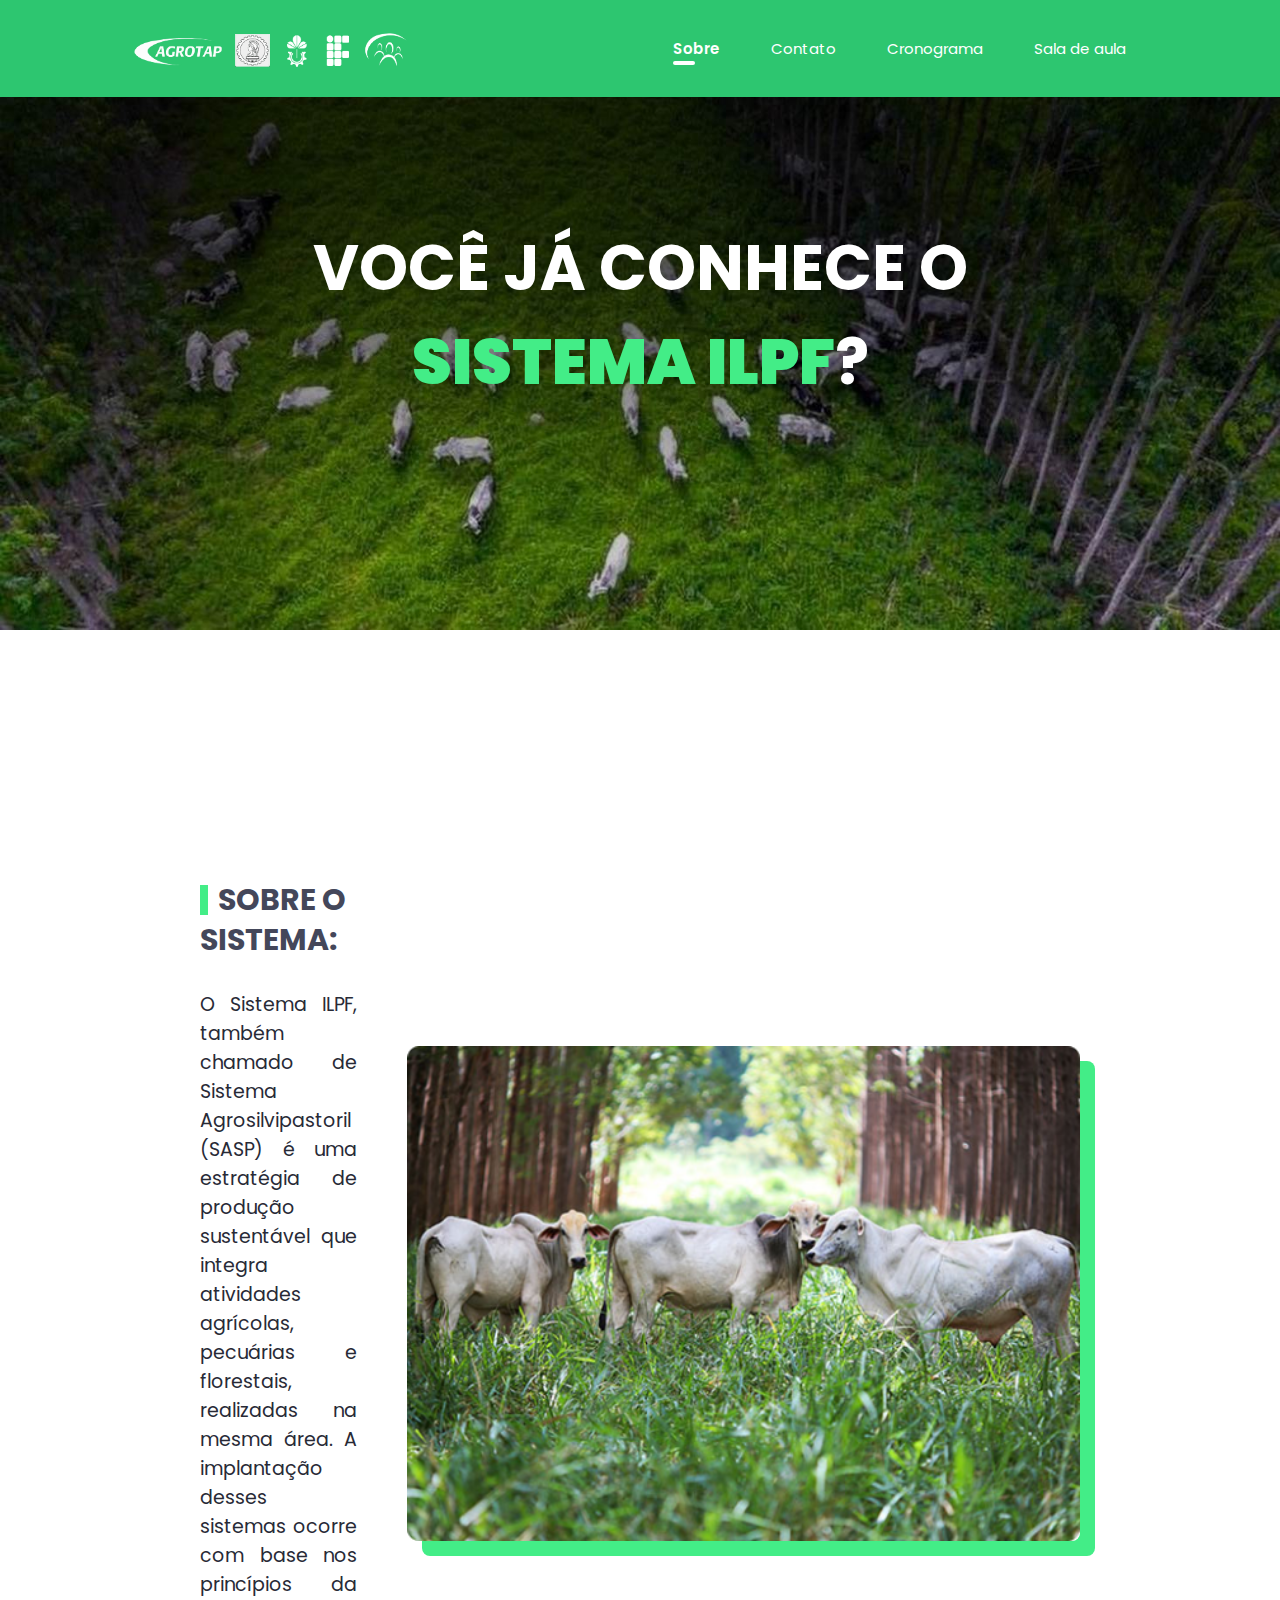
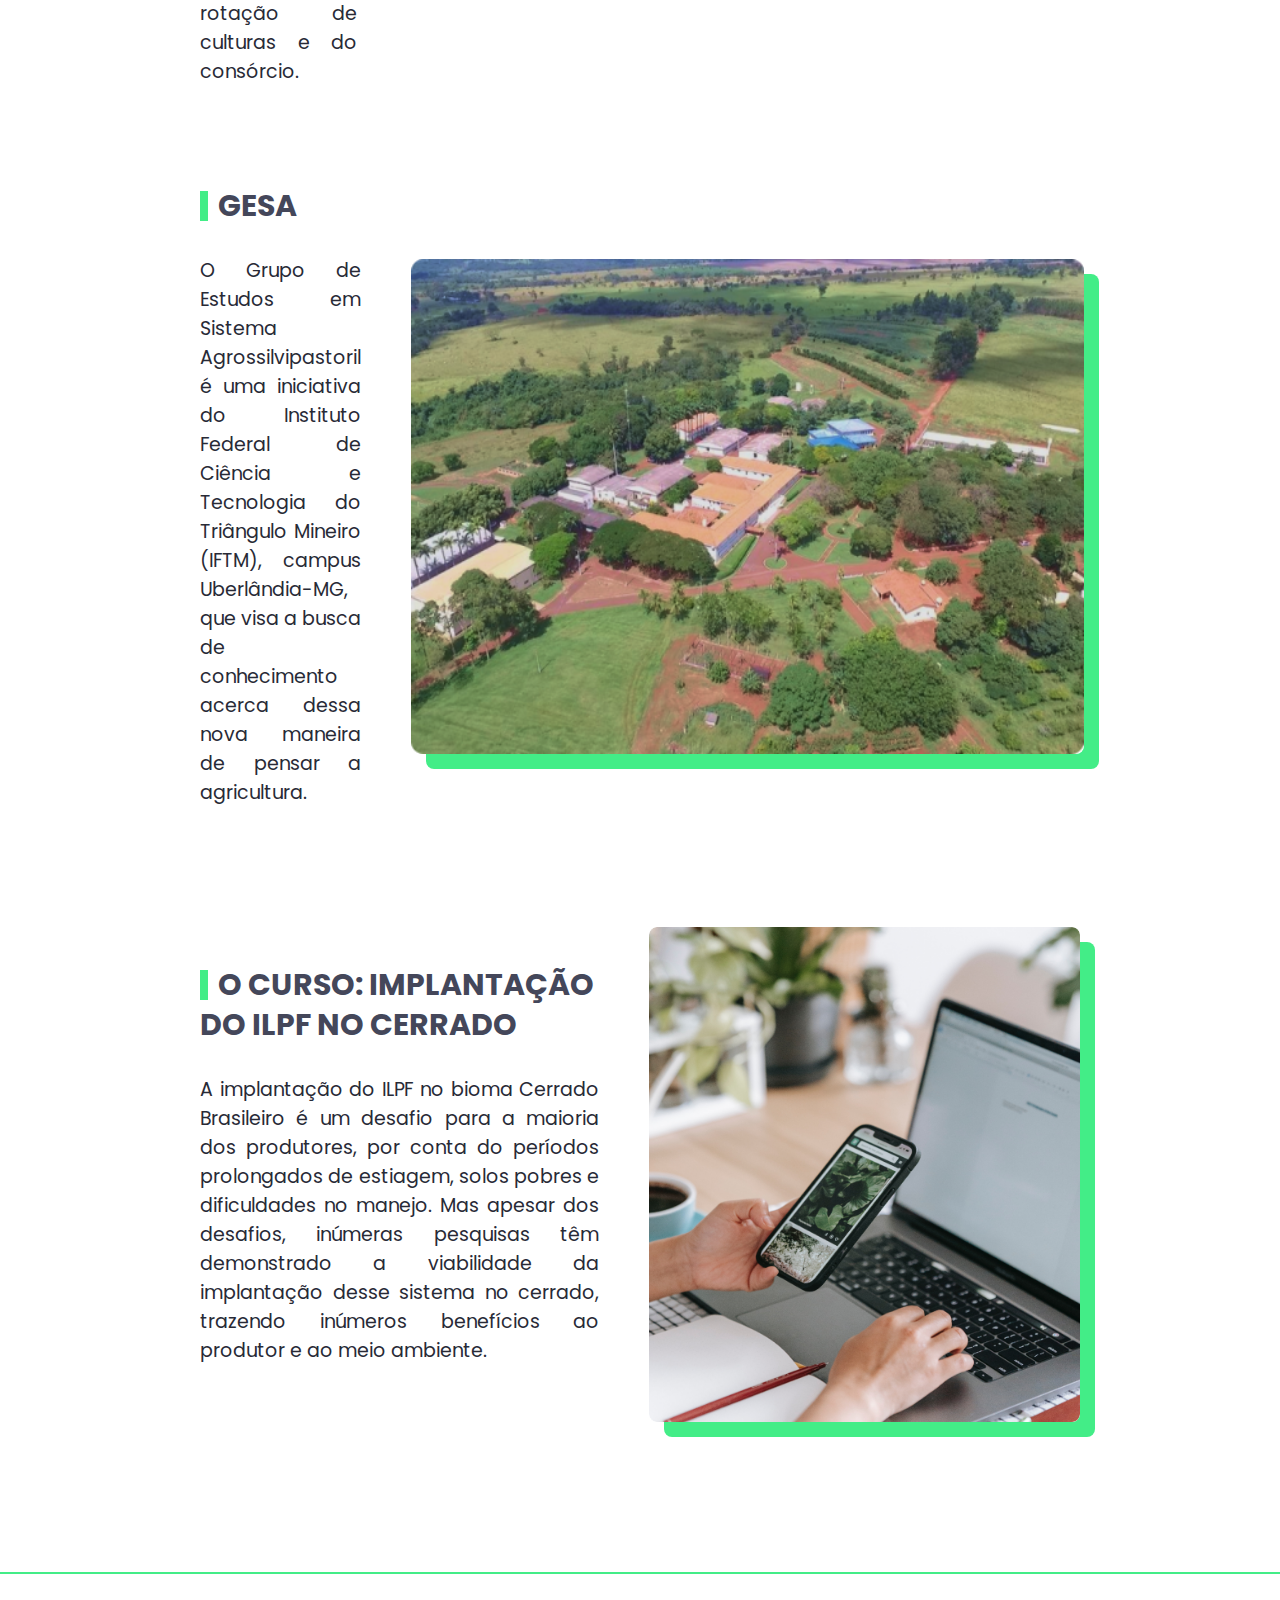
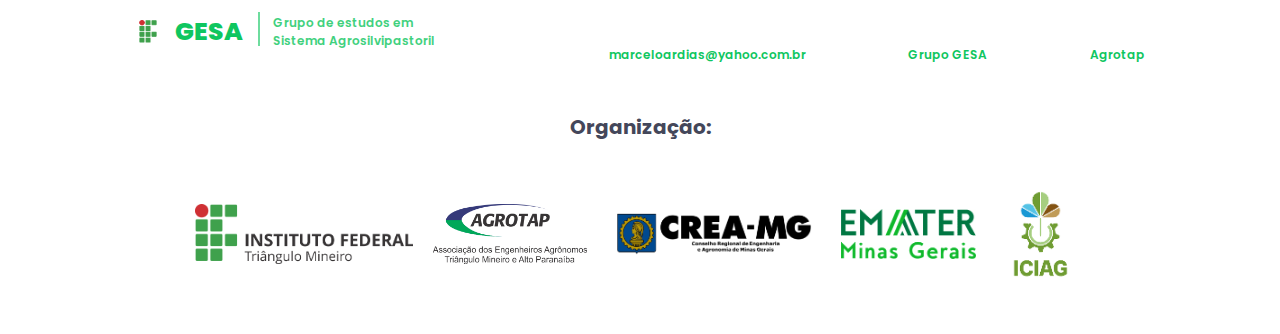
<file: index.html>
<!DOCTYPE html>
<html lang="pt-br">
  <head>
    <meta charset="UTF-8" />
    <meta http-equiv="X-UA-Compatible" content="IE=edge" />
    <meta name="viewport" content="width=device-width, initial-scale=1.0" />

    <!--Style-->
    <link rel="stylesheet" href="./complements/styles/partials/buttons.css" />
    <link rel="stylesheet" href="./complements/styles/partials/info.css" />
    <link rel="stylesheet" href="./complements/styles/partials/invite.css" />

    <!-- main -->
    <link rel="shortcut icon" href="./complements/images/logo.png">
    <link rel="stylesheet" href="./complements/styles/partials/container.css" />
    <link rel="stylesheet" href="./complements/styles/partials/menu_mob.css" />
    <link rel="stylesheet" href="https://pro.fontawesome.com/releases/v5.10.0/css/all.css" integrity="sha384-AYmEC3Yw5cVb3ZcuHtOA93w35dYTsvhLPVnYs9eStHfGJvOvKxVfELGroGkvsg+p" crossorigin="anonymous"/>
    <link rel="stylesheet" href="./complements/styles/partials/header.css" />
    <link rel="stylesheet" href="./complements/styles/partials/footer.css" />
    <link rel="stylesheet" href="./complements/styles/about.css" />

    <title>CURSO - ILPF</title>
  </head>
  <body>
    <header id="header">
      <div class="wrapper">
        <div class="logo">
          <img class="logo-img" src="./complements/images/institutes/logo.png" alt="IFTM" />
        </div>

        <nav class="menu">
          <a href="./index.html" id="home_link" class="menu-link">Sobre</a>
          <a href="#footer" title="No rodapé" class="menu-link">Contato</a>
          <a href="./subscription.html#subscription_card" id="cron_link" class="menu-link">Cronograma</a>
          <a href="./classroom.html" id="class_link" class="menu-link">Sala de aula</a>
        </nav>
      </div>

      <div
        style="
          display: flex;
          align-items: center;
          align-content: center;
          justify-content: center;
          align-self: center;
          justify-self: center;
          height: 100%;
        "
      >
        <button id="menu_button">
          <i class="fas fa-bars" style="color: white; font-size: 18px"></i>
          <span class="menu_mobile hidden">
            <span id="close_menu_mobile"><i class="fas fa-angle-up"></i></span>
            <a href="./index.html" class="menu_mobile_option">Sobre</a>
            <a href="#footer" class="menu_mobile_option">Contato</a>
            <a href="./subscription.html#subscription_card" class="menu_mobile_option"
              >Cronograma</a
            >
            <a
              style="border-radius: 0px 0px 5px 5px"
              href="./classroom.html"
              class="menu_mobile_option"
              >Sala de aula</a
            >
          </span>
        </button>
      </div>
    </header>

    <div class="hero">
      <div class="legend">
        <h1 id="legend_1">
          VOCÊ JÁ CONHECE O <br />
          <b style="color: #43ed87">SISTEMA ILPF</b>?
        </h1>
      </div>
    </div>

    <section class="container">
      <section class="info">
        <div class="wrapper">
          <h1 class="info_title">SOBRE O SISTEMA:</h1>
          <p id="info_description">
            O Sistema ILPF, também chamado de Sistema Agrosilvipastoril (SASP) é uma estratégia
            de produção sustentável que integra atividades agrícolas, pecuárias
            e florestais, realizadas na mesma área. A implantação desses
            sistemas ocorre com base nos princípios da rotação de culturas e do
            consórcio.
          </p>
        </div>

        <img
          title="revistarural.com.br"
          class="info_img"
          src="./complements/images/img_1.png"
          alt="Bois"
        />
      </section>

      <section class="info" id="info">
        <div class="wrapper">
          <h1 class="info_title">GESA</h1>
          <p id="info_description">
            O Grupo de Estudos em Sistema Agrossilvipastoril é uma iniciativa do
            Instituto Federal de Ciência e Tecnologia do Triângulo Mineiro
            (IFTM), campus Uberlândia-MG, que visa a busca de conhecimento
            acerca dessa nova maneira de pensar a agricultura.
          </p>
        </div>

        <img
          title="folhadelondrina.com.br"
          class="info_img"
          src="./complements/images/img_2.png"
          alt="IFTM"
        />
      </section>

      <section class="info" id="info">
        <div class="wrapper">
          <h1 class="info_title">O CURSO: IMPLANTAÇÃO DO ILPF NO CERRADO</h1>
          <p id="info_description">
            A implantação do ILPF no bioma Cerrado Brasileiro é um
            desafio para a maioria dos produtores, por conta do períodos
            prolongados de estiagem, solos pobres e dificuldades no manejo. Mas
            apesar dos desafios, inúmeras pesquisas têm demonstrado a
            viabilidade da implantação desse sistema no cerrado, trazendo
            inúmeros benefícios ao produtor e ao meio ambiente.
          </p>
        </div>

        <img class="info_img" src="./complements/images/img_4.png" alt="IFTM" />
      </section>
    </section>

    <footer id="footer">
      <div class="wrapper">
        <div class="logo">
          <img
            class="logo-img"
            src="./complements/images/logo_normal.png"
            alt="IFTM"
          />
          <h1 class="logo-name">GESA</h1>
          <p class="Group">
            Grupo de estudos em <br />
            Sistema Agrosilvipastoril
          </p>
        </div>
      </div>

      <div class="contact">
        <div class="contact_card">
          <a href="mailto: marceloardias@yahoo.com.br" id="email"
            ><i
              id="mail_icon"
              class="far fa-envelope"
              style="font-weight: 300"
            ></i>
            <br />
            <p id="email">marceloardias@yahoo.com.br</p>
          </a>
        </div>
        <div class="contact_card">
          <a
            href="https://chat.whatsapp.com/LN9nksrvMqDJXSMikphJZr"
            id="whatsapp"
          >
            <i
              id="whatsapp_icon"
              class="fab fa-whatsapp"
              style="font-weight: 300"
            ></i>
            <br />
            <p id="whatsapp" class="cont">Grupo GESA</p>
          </a>
        </div>
        <div class="contact_card">
          <a href="https://www.instagram.com/agrotap_tm/" id="insta"
            ><i
              id="insta_icon"
              class="fab fa-instagram"
              style="font-weight: 300"
            ></i>
            <br />
            <p id="insta" class="cont">Agrotap</p></a
          >
        </div>
      </div>
  
    </footer>

    <h1 class="h1_org">Organização:</h1>

    <div class="div_logos">

      <a href="https://iftm.edu.br/"><img src="./complements/images/institutes/iftm.png" id="iftm"alt=""></a>
      <a href="https://www.crea-mg.org.br/node/79"><img src="./complements/images/institutes/agrotap.png" id="agrotap"alt=""></a>
      <a href="https://www.crea-mg.org.br/node/79"><img src="./complements/images/institutes/crea.png" id="crea"alt=""></a>
      <a href="https://www.emater.mg.gov.br/"><img src="./complements/images/institutes/emater.png" id="emater" alt=""></a>
      <a href="http://www.iciag.ufu.br/"><img src="./complements/images/institutes/iciag.png" id="iciag"alt=""></a>
    </div>

    <!-- SCRIPTS  -->
    <script
      type="text/javascript"
      src="./complements/scripts/header_change.js"
    ></script>
    <script type="text/javascript" src="./complements/scripts/menu_mob.js"></script>
  </body>
</html>
</file>
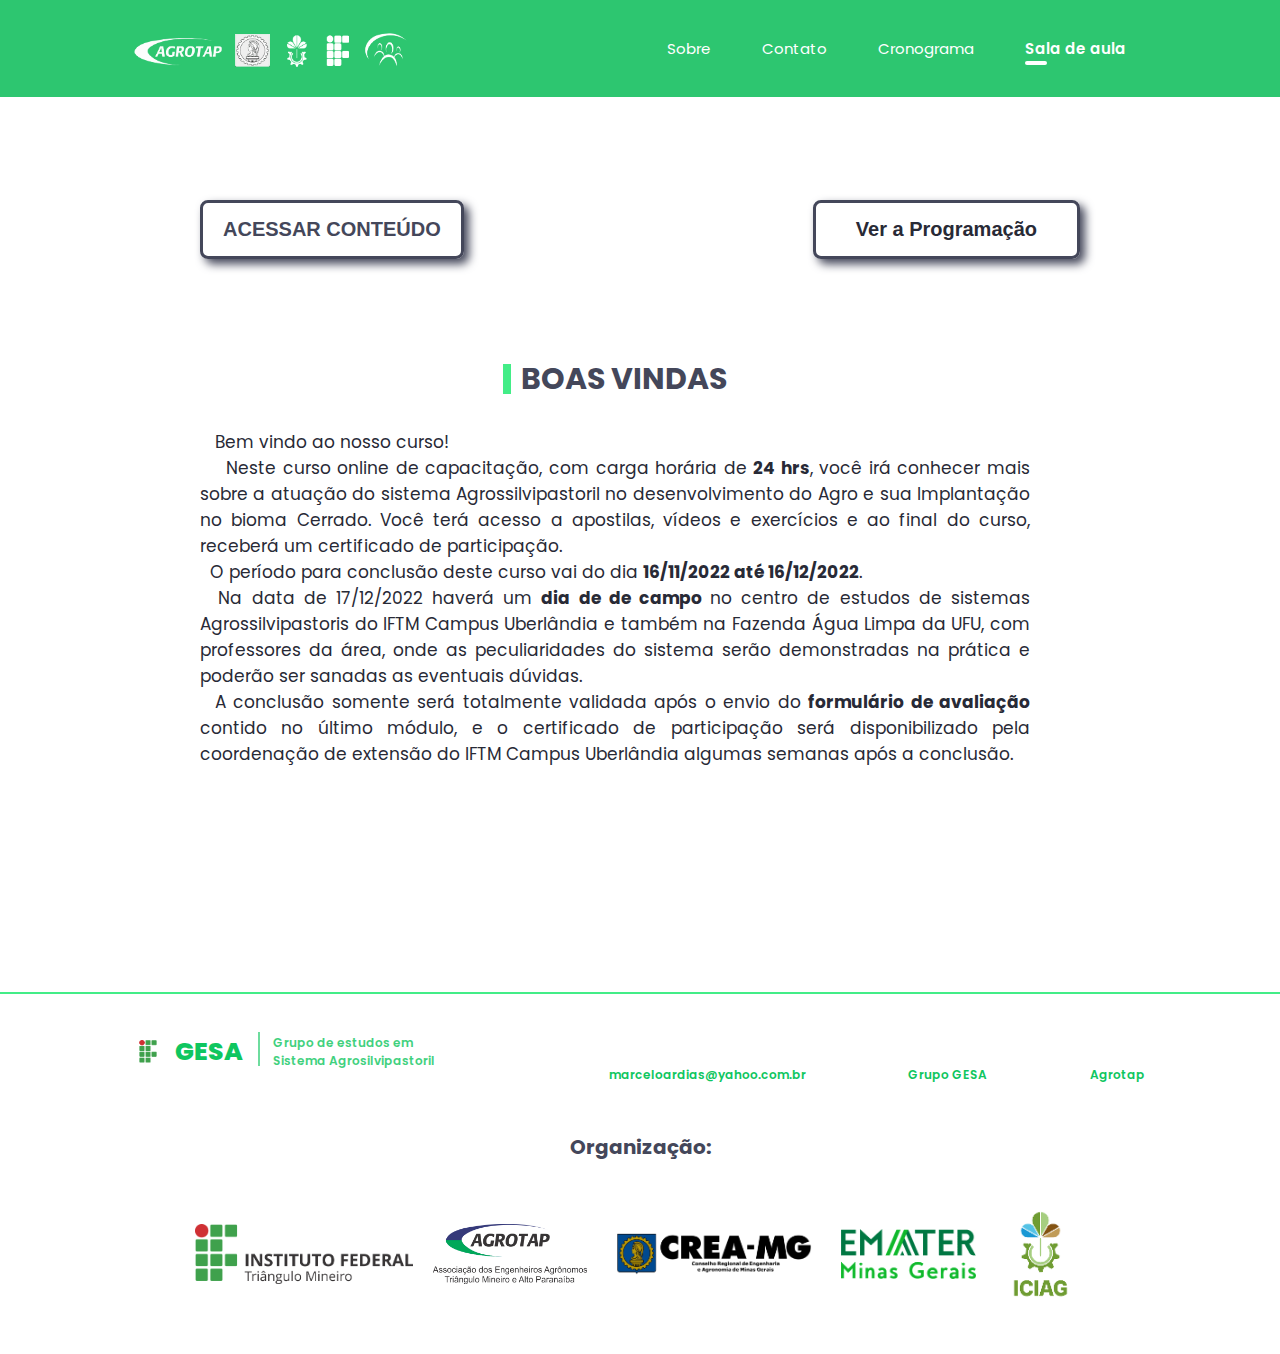
<file: classroom.html>
<!DOCTYPE html>
<html lang="pt-br">
	<head>
		<meta charset="UTF-8" />
		<meta http-equiv="X-UA-Compatible" content="IE=edge" />
		<meta name="viewport" content="width=device-width, initial-scale=1.0" />
	
		<!--Style-->
		<link rel="stylesheet" href="./complements/styles/classroom.css">
		<link rel="stylesheet" href="./complements/styles/partials/buttons.css" />
		<link rel="stylesheet" href="./complements/styles/partials/info.css" />
		<link rel="stylesheet" href="./complements/styles/partials/invite.css" />
	
		<!-- main -->
		<link rel="shortcut icon" href="./complements/images/logo.png">
		<link rel="stylesheet" href="./complements/styles/partials/container.css" />
		<link rel="stylesheet" href="./complements/styles/partials/menu_mob.css" />
		<link rel="stylesheet" href="https://pro.fontawesome.com/releases/v5.10.0/css/all.css" integrity="sha384-AYmEC3Yw5cVb3ZcuHtOA93w35dYTsvhLPVnYs9eStHfGJvOvKxVfELGroGkvsg+p" crossorigin="anonymous"/>
		<link rel="stylesheet" href="./complements/styles/partials/header.css" />
		<link rel="stylesheet" href="./complements/styles/partials/footer.css" />
	
		<script src="./complements/scripts/classroom.js" defer></script>

		<title>CURSO - ILPF</title>
	  </head>
	  <body>
		<header id="header">
		  <div class="wrapper">
			<div class="logo">
			  <img class="logo-img" src="./complements/images/institutes/logo.png" alt="IFTM" />
			</div>
	
			<nav class="menu">
			  <a href="./index.html" class="menu-link">Sobre</a>
			  <a href="#footer" title="No rodapé" class="menu-link">Contato</a>
			  <a href="./subscription.html#subscription_card" class="menu-link">Cronograma</a>
			  <a href="./classroom.html" id="class_link" class="menu-link">Sala de aula</a>
			</nav>
		  </div>
	
		  <div
			style="
			  display: flex;
			  align-items: center;
			  align-content: center;
			  justify-content: center;
			  align-self: center;
			  justify-self: center;
			  height: 100%;
			"
		  >
			<button id="menu_button">
			  <i class="fas fa-bars" style="color: white; font-size: 18px"></i>
			  <span class="menu_mobile hidden">
				<span id="close_menu_mobile"><i class="fas fa-angle-up"></i></span>
				<a href="./index.html" class="menu_mobile_option">Sobre</a>
				<a href="#footer" class="menu_mobile_option">Contato</a>
				<a href="./subscription.html#subscription_card" class="menu_mobile_option"
				  >Cronograma</a
				>
				<a
				  style="border-radius: 0px 0px 5px 5px"
				  href="./classroom.html"
				  class="menu_mobile_option"
				  >Sala de aula</a
				>
			  </span>
			</button>
		  </div>
		</header>
		<section class="container">
			<div class="container_buttons_access">
				<button  style="margin-left: 0;" id="button_access_schedule" class="button_light" onclick="redirect()">ACESSAR CONTEÚDO</button>
				
					<button style="margin-left: 0;" id="button_access_schedule" class="button_light"><a class="link_button" href="./subscription.html#schedule_master">Ver a Programação</a></button>
				</div>
		
			<section class="info" style="flex-direction: column;" >
		
				<div class="wrapper" >
				<h1 class="info_title" style="text-align: center;" >BOAS VINDAS</h1>
				<p style="text-align: justify;"> &nbsp &nbspBem vindo ao nosso curso!
					<br>
					&nbsp &nbsp  Neste curso online de capacitação, com carga horária de <b>24 hrs</b>, você irá conhecer mais sobre a atuação do sistema Agrossilvipastoril no desenvolvimento do Agro e sua Implantação no bioma Cerrado. Você terá acesso a apostilas, vídeos e exercícios e ao final do curso, receberá um certificado de participação. 
					<br> &nbsp  O período para conclusão deste curso vai do dia <b>16/11/2022 até 16/12/2022</b>.
		<br> &nbsp Na data de 17/12/2022 haverá um <b> dia de de campo </b> no centro de estudos de sistemas Agrossilvipastoris do IFTM Campus Uberlândia e também na Fazenda Água Limpa da UFU, com professores da área, onde as peculiaridades do sistema serão demonstradas na prática e poderão ser sanadas as eventuais dúvidas. 
		<br> &nbsp A conclusão somente será totalmente validada após o envio do <b>formulário de avaliação</b> contido no último módulo, e o certificado de participação será disponibilizado pela coordenação de extensão do IFTM Campus Uberlândia algumas semanas após a conclusão.
				</p>
				<br> <br> <br>
		</div>
	
		</section>
		</section>
		<footer id="footer">
            <div class="wrapper">
              <div class="logo">
                <img
                  class="logo-img"
                  src="./complements/images/logo_normal.png"
                  alt="IFTM"
                />
                <h1 class="logo-name">GESA</h1>
                <p class="Group">
                  Grupo de estudos em <br />
                  Sistema Agrosilvipastoril
                </p>
              </div>
            </div>
      
            <div class="contact">
              <div class="contact_card">
                <a href="mailto: marceloardias@yahoo.com.br" id="email"
                  ><i
                    id="mail_icon"
                    class="far fa-envelope"
                    style="font-weight: 300"
                  ></i>
                  <br />
                  <p id="email">marceloardias@yahoo.com.br</p>
                </a>
              </div>
              <div class="contact_card">
                <a
                  href="https://chat.whatsapp.com/LN9nksrvMqDJXSMikphJZr"
                  id="whatsapp"
                >
                  <i
                    id="whatsapp_icon"
                    class="fab fa-whatsapp"
                    style="font-weight: 300"
                  ></i>
                  <br />
                  <p id="whatsapp" class="cont">Grupo GESA</p>
                </a>
              </div>
              <div class="contact_card">
                <a href="https://www.instagram.com/agrotap_tm/" id="insta"
                  ><i
                    id="insta_icon"
                    class="fab fa-instagram"
                    style="font-weight: 300"
                  ></i>
                  <br />
                  <p id="insta" class="cont">Agrotap</p></a
                >
              </div>
            </div>
        
          </footer>
      
          <h1 class="h1_org">Organização:</h1>
      
          <div class="div_logos">
      
            <a href="https://iftm.edu.br/"><img src="./complements/images/institutes/iftm.png" id="iftm"alt=""></a>
            <a href="https://www.crea-mg.org.br/node/79"><img src="./complements/images/institutes/agrotap.png" id="agrotap"alt=""></a>
            <a href="https://www.crea-mg.org.br/node/79"><img src="./complements/images/institutes/crea.png" id="crea"alt=""></a>
            <a href="https://www.emater.mg.gov.br/"><img src="./complements/images/institutes/emater.png" id="emater" alt=""></a>
            <a href="http://www.iciag.ufu.br/"><img src="./complements/images/institutes/iciag.png" id="iciag"alt=""></a>
          </div>


</body>
</html>
</file>
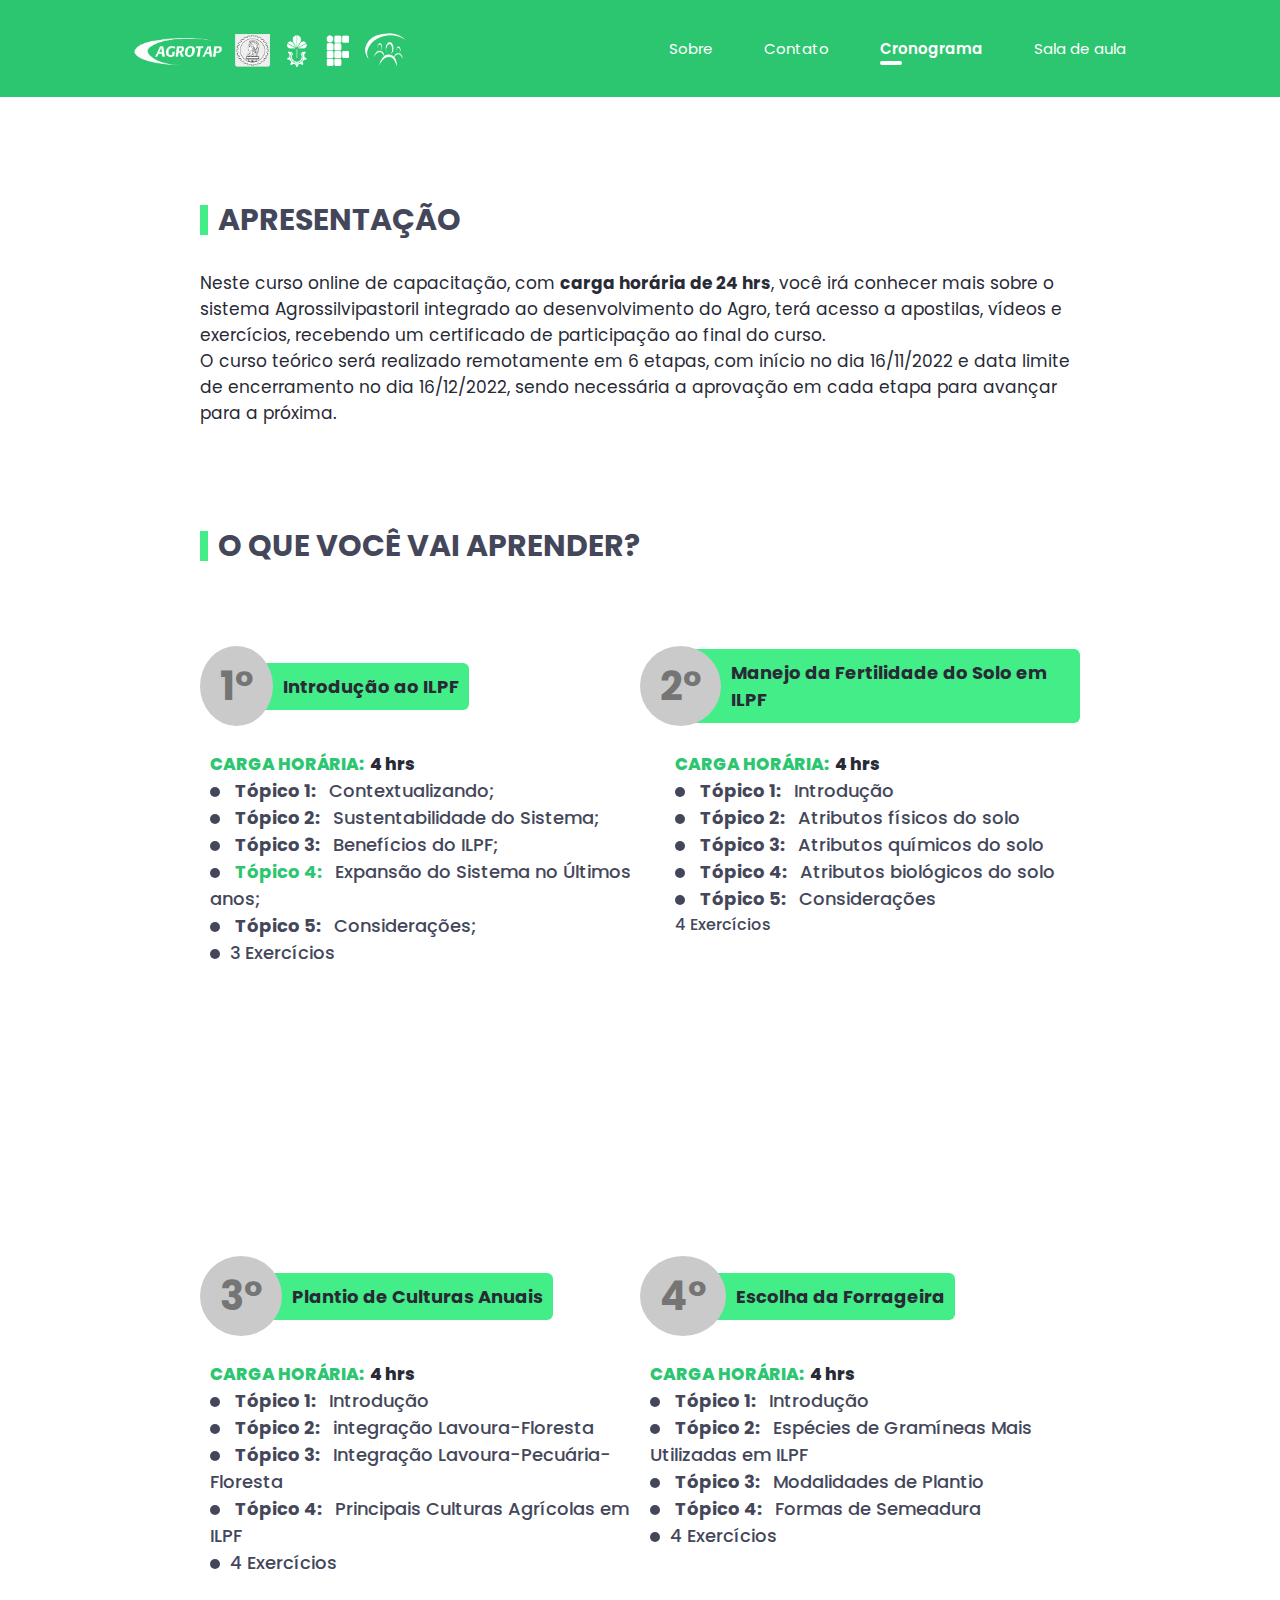
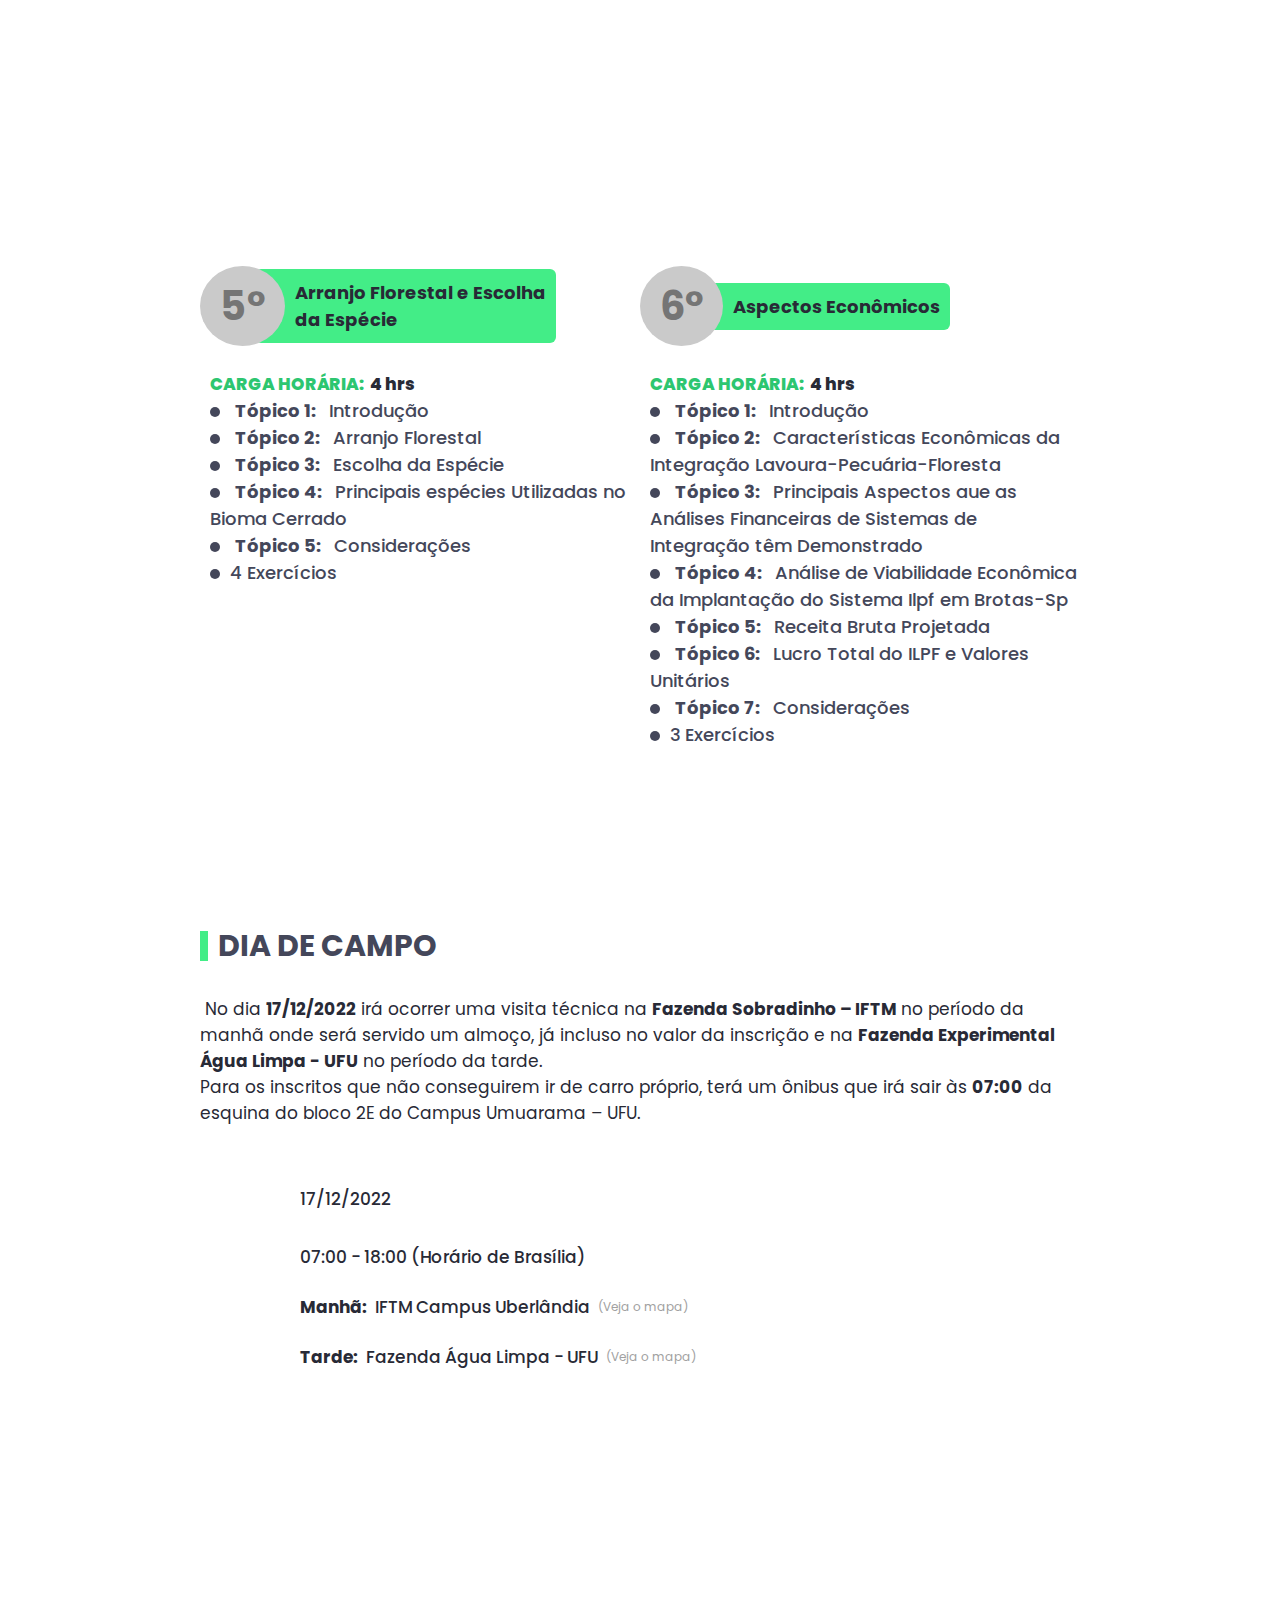
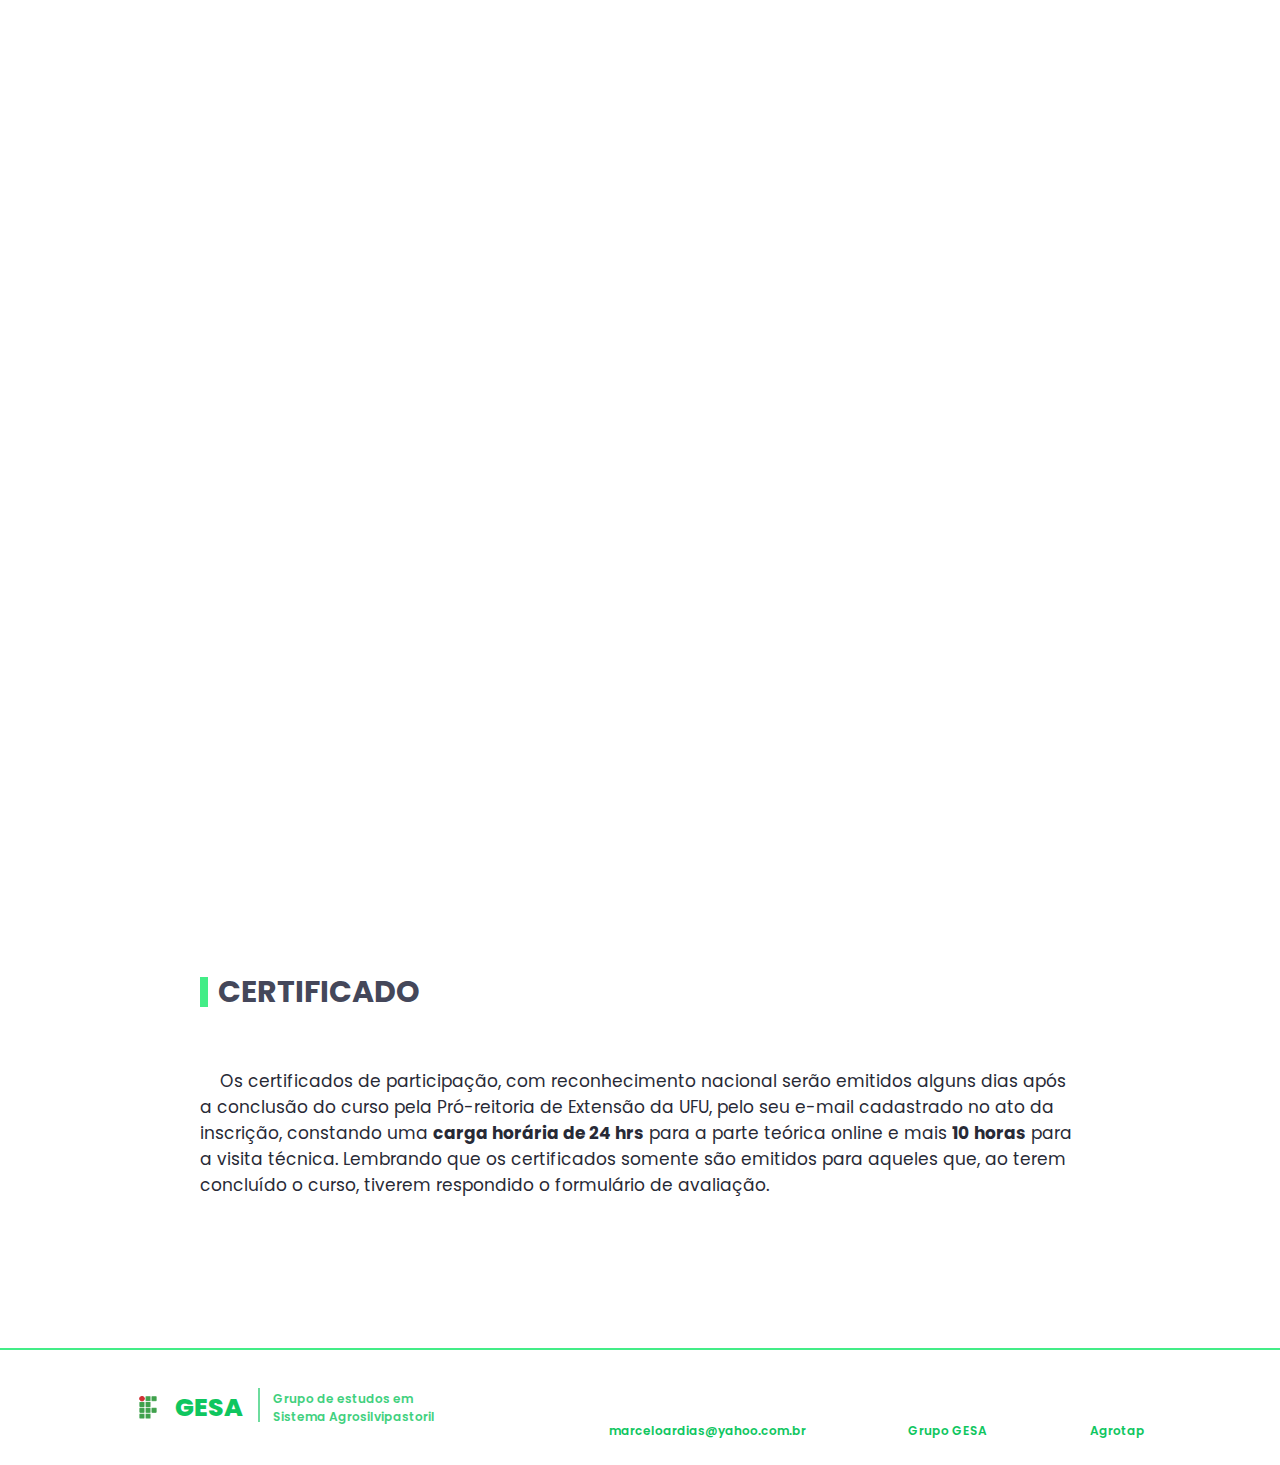
<file: subscription.html>
<!DOCTYPE html>
<html lang="pt-br">
	<h ead>
		<meta charset="UTF-8" />
		<meta http-equiv="X-UA-Compatible" content="IE=edge" />
		<meta name="viewport" content="width=device-width, initial-scale=1.0" />
	
		<!--Style-->

		<link rel="stylesheet" href="./complements/styles/partials/buttons.css" />
		<link rel="stylesheet" href="./complements/styles/partials/info.css" />
		<link rel="stylesheet" href="./complements/styles/partials/schedules.css" />
	
		<!-- main -->
		<link rel="shortcut icon" href="./complements/images/logo.png">
		<link rel="stylesheet" href="./complements/styles/partials/container.css" />
		<link rel="stylesheet" href="./complements/styles/partials/menu_mob.css" />
		<link rel="stylesheet" href="https://pro.fontawesome.com/releases/v5.10.0/css/all.css" integrity="sha384-AYmEC3Yw5cVb3ZcuHtOA93w35dYTsvhLPVnYs9eStHfGJvOvKxVfELGroGkvsg+p" crossorigin="anonymous"/>
		<link rel="stylesheet" href="./complements/styles/partials/header.css" />
		<link rel="stylesheet" href="./complements/styles/partials/footer.css" />
    <link rel="stylesheet" href="./complements/styles/subscription.css">
	
		<title>CURSO - ILPF</title>
	  </head>
	  <body>
		<header id="header">
		  <div class="wrapper">
			<div class="logo">
			  <img class="logo-img" src="./complements/images/institutes/logo.png" alt="IFTM" />
			</div>
	
			<nav class="menu">
			  <a href="./index.html" class="menu-link">Sobre</a>
			  <a href="#footer" title="No rodapé" class="menu-link">Contato</a>
			  <a href="./subscription.html#subscription_card"  id="cron_link" class="menu-link">Cronograma</a>
			  <a href="./classroom.html" class="menu-link">Sala de aula</a>
			</nav>
		  </div>
	
		  <div
			style="
			  display: flex;
			  align-items: center;
			  align-content: center;
			  justify-content: center;
			  align-self: center;
			  justify-self: center;
			  height: 100%;
			"
		  >
			<button id="menu_button">
			  <i class="fas fa-bars" style="color: white; font-size: 18px"></i>
			  <span class="menu_mobile hidden">
				<span id="close_menu_mobile"><i class="fas fa-angle-up"></i></span>
				<a href="./index.html" class="menu_mobile_option">Sobre</a>
				<a href="#footer" class="menu_mobile_option">Contato</a>
				<a href="./subscription.html#subscription_card" class="menu_mobile_option"
				  >Cronograma</a
				>
				<a
				  style="border-radius: 0px 0px 5px 5px"
				  href="./classroom.html"
				  class="menu_mobile_option"
				  >Sala de aula</a
				>
			  </span>
			</button>
		  </div>
		</header>
    <section class="container" id="presentation">
      <section class="info" style="flex-direction: column; padding-top:50px">
        <div class="wrapper" style="margin: 0">
          <h1 class="info_title" >APRESENTAÇÃO</h1>
          <p class="info_description">
            Neste curso online de capacitação, com <b>carga horária de 24 hrs</b>, você irá conhecer mais sobre o
            sistema Agrossilvipastoril integrado ao desenvolvimento do Agro, terá acesso a
            apostilas, vídeos e exercícios, recebendo um certificado de
            participação ao final do curso.
            <br>
            O curso teórico será realizado remotamente em 6 etapas, com início no dia 16/11/2022 e data limite de encerramento no dia 16/12/2022, sendo necessária a aprovação em cada etapa para avançar para a próxima.
          </p>
        </div>
      </section>

      <section class="info">
        <div class="wrapper">
          <h1 id="program" class="info_title">O QUE VOCÊ VAI APRENDER?</h1>
        </div>
      </section>

      <!--SCHEDULE -->
      <section class="schedule_master_wrapper" id="schedule_master">
        <section class="module_info">
          <div class="module_title">
            <h1 class="module_number">1°</h1>
            <h1 class="module_name">Introdução ao ILPF</h1>
          </div>

          <div style="margin-left: 10px" class="lessons">
            <p style="list-style: none; font-weight: 800; text-align: center">
              <b style="color: #2dc670; font-weight: 800"
                >CARGA HORÁRIA:&nbsp</b
              >
              4 hrs
            </p>

            <p class="module_lesson">
              <b class="color_green">Tópico 1: &nbsp</b>
              Contextualizando;
            </p>

            <p class="module_lesson">
              <b class="color_green">Tópico 2: &nbsp</b>
              Sustentabilidade do Sistema;
            </p>

            <p class="module_lesson">
              <b class="color_green">Tópico 3: &nbsp</b>
              Benefícios do ILPF;
            </p>

            <p class="module_lesson">
              <b style="color: #2dc670">Tópico 4: &nbsp</b>
              Expansão do Sistema no Últimos anos;
            </p>

            <p class="module_lesson">
              <b class="color_green">Tópico 5: &nbsp</b>
              Considerações;
            </p>

            <p class="module_lesson">3 Exercícios</p>
          </div>
        </section>

        <section class="module_info">
          <div class="module_title">
            <h1 class="module_number">2°</h1>
            <h1 class="module_name">Manejo da Fertilidade do Solo em ILPF</h1>
          </div>

          <div style="margin-left: 10px" class="lessons">
            <p style="list-style: none; font-weight: 800; text-align: center">
              <b style="color: #2dc670; font-weight: 800"
                >CARGA HORÁRIA:&nbsp</b
              >
              4 hrs
            </p>

            <p class="module_lesson">
              <b class="color_green">Tópico 1: &nbsp</b>
              Introdução
            </p>

            <p class="module_lesson">
              <b class="color_green">Tópico 2: &nbsp</b>
              Atributos físicos do solo
            </p>

            <p class="module_lesson">
              <b class="color_green">Tópico 3: &nbsp</b>
              Atributos químicos do solo
            </p>

            <p class="module_lesson">
              <b class="color_green">Tópico 4: &nbsp</b>
              Atributos biológicos do solo
            </p>

            <p class="module_lesson">
              <b class="color_green">Tópico 5: &nbsp</b>
              Considerações
            </p>
4 Exercícios</p>
          </div>
        </section>

        <section class="module_info">
          <div class="module_title">
            <h1 class="module_number">3°</h1>
            <h1 class="module_name">Plantio de Culturas Anuais</h1>
          </div>

          <div style="margin-left: 10px" class="lessons">
            <p style="list-style: none; font-weight: 800; text-align: center">
              <b style="color: #2dc670; font-weight: 800"
                >CARGA HORÁRIA:&nbsp</b
              >
              4 hrs
            </p>

            <p class="module_lesson">
              <b class="color_green">Tópico 1: &nbsp</b>
              Introdução
            </p>

            <p class="module_lesson">
              <b class="color_green">Tópico 2: &nbsp</b>
              integração Lavoura-Floresta
            </p>

            <p class="module_lesson">
              <b class="color_green">Tópico 3: &nbsp</b>
              Integração Lavoura-Pecuária-Floresta
            </p>

            <p class="module_lesson">
              <b class="color_green">Tópico 4: &nbsp</b>
              Principais Culturas Agrícolas em ILPF
            </p>

            <p class="module_lesson">4 Exercícios</p>
          </div>
        </section>

        <section class="module_info">
          <div class="module_title">
            <h1 class="module_number">4°</h1>
            <h1 class="module_name">Escolha da Forrageira</h1>
          </div>

          <div style="margin-left: 10px" class="lessons">
            <p style="list-style: none; font-weight: 800; text-align: center">
              <b style="color: #2dc670; font-weight: 800"
                >CARGA HORÁRIA:&nbsp</b
              >
              4 hrs
            </p>

            <p class="module_lesson">
              <b class="color_green">Tópico 1: &nbsp</b>
              Introdução
            </p>

            <p class="module_lesson">
              <b class="color_green">Tópico 2: &nbsp</b>
              Espécies de Gramíneas Mais Utilizadas em ILPF
            </p>

            <p class="module_lesson">
              <b class="color_green">Tópico 3: &nbsp</b>
              Modalidades de Plantio
            </p>

            <p class="module_lesson">
              <b class="color_green">Tópico 4: &nbsp</b>
              Formas de Semeadura
            </p>

            <p class="module_lesson">4 Exercícios</p>
          </div>
        </section>

        <section class="module_info">
          <div class="module_title">
            <h1 class="module_number">5°</h1>
            <h1 class="module_name">
              Arranjo Florestal e Escolha
              <br />
              da Espécie
            </h1>
          </div>

          <div style="margin-left: 10px" class="lessons">
            <p style="list-style: none; font-weight: 800; text-align: center">
              <b style="color: #2dc670; font-weight: 800"
                >CARGA HORÁRIA:&nbsp</b
              >
              4 hrs
            </p>

            <p class="module_lesson">
              <b class="color_green">Tópico 1: &nbsp</b>
              Introdução
            </p>

            <p class="module_lesson">
              <b class="color_green">Tópico 2: &nbsp</b>
              Arranjo Florestal
            </p>

            <p class="module_lesson">
              <b class="color_green">Tópico 3: &nbsp</b>
              Escolha da Espécie
            </p>

            <p class="module_lesson">
              <b class="color_green">Tópico 4: &nbsp</b>
              Principais espécies Utilizadas no Bioma Cerrado
            </p>

            <p class="module_lesson">
              <b class="color_green">Tópico 5: &nbsp</b>
              Considerações
            </p>

            <p class="module_lesson">4 Exercícios</p>
          </div>
        </section>

        <section class="module_info" id="module_info_6">
          <div class="module_title">
            <h1 class="module_number">6°</h1>
            <h1 class="module_name">Aspectos Econômicos</h1>
          </div>

          <div style="margin-left: 10px" class="lessons">
            <p style="list-style: none; font-weight: 800; text-align: center">
              <b style="color: #2dc670; font-weight: 800"
                >CARGA HORÁRIA:&nbsp</b
              >
              4 hrs
            </p>

            <p class="module_lesson">
              <b class="color_green">Tópico 1: &nbsp</b>
              Introdução
            </p>

            <p class="module_lesson">
              <b class="color_green">Tópico 2: &nbsp</b>
              Características Econômicas da Integração Lavoura-Pecuária-Floresta
            </p>

            <p class="module_lesson">
              <b class="color_green">Tópico 3: &nbsp</b>
              Principais Aspectos aue as Análises Financeiras de Sistemas de
              Integração têm Demonstrado
            </p>

            <p class="module_lesson">
              <b class="color_green">Tópico 4: &nbsp</b>
              Análise de Viabilidade Econômica da Implantação do Sistema Ilpf em
              Brotas-Sp
            </p>

            <p class="module_lesson">
              <b class="color_green">Tópico 5: &nbsp</b>
              Receita Bruta Projetada
            </p>

            <p class="module_lesson">
              <b class="color_green">Tópico 6: &nbsp</b>
              Lucro Total do ILPF e Valores Unitários
            </p>

            <p class="module_lesson">
              <b class="color_green">Tópico 7: &nbsp</b>
              Considerações
            </p>

            <p class="module_lesson">3 Exercícios</p>
          </div>
        </section>
      </section>

      <!-- Live -->
      <section class="info" style="flex-direction: column">
        <div class="wrapper" style="margin: 0">
          <h1 class="info_title">DIA DE CAMPO</h1>
          <p class="info_description" style="flex-direction: column">
            &nbspNo dia <b > 17/12/2022</b> irá ocorrer uma visita técnica na <b>Fazenda
            Sobradinho – IFTM </b> no período da manhã onde será
            servido um almoço, já incluso no valor da inscrição e na
            <b>Fazenda Experimental Água Limpa - UFU</b> no período da
            tarde.
    <br>     
            Para os inscritos que não conseguirem ir de carro
            próprio, terá um ônibus que irá sair às <b>07:00</b> da esquina
            do bloco 2E do Campus Umuarama – UFU.
          </p>

          <div class="live_card">
            <p><i class="icon_info far fa-calendar-alt"></i>17/12/2022</p>
            <p style="padding-top: 20px">
              <i class="icon_info far fa-clock"></i>07:00 - 18:00 (Horário de Brasília)
            </p>
            <p style="display: flex; align-items:center; padding-top: 20px">
                <i class="icon_info far fa-location"></i><b>Manhã:</b> &nbsp IFTM Campus Uberlândia &nbsp;<b style="font-weight: 400;font-size: 12px; color:rgb(161, 161, 161)">(Veja o mapa)</b>
              </p>
              <p style="display: flex; align-items:center; padding-top: 20px">
                <i class="icon_info far fa-location"></i><b>Tarde:</b> &nbsp Fazenda Água Limpa - UFU &nbsp;<b style="font-weight: 400;font-size: 12px; color:rgb(161, 161, 161)">(Veja o mapa)</b>
              </p>
          </div>



        </div>
      </section>


      <section class="info" style="flex-direction: column">
        <iframe src="https://www.google.com/maps/embed?pb=!1m18!1m12!1m3!1d6148.192485546164!2d-48.295726443925794!3d-18.778112602005994!2m3!1f0!2f0!3f0!3m2!1i1024!2i768!4f13.1!3m3!1m2!1s0x94a43997e9aa5861%3A0xf0e960f78aa0aa5e!2sCentro%20de%20estudos%20em%20Sist.%20Agrossilvipastoris!5e1!3m2!1spt-BR!2sbr!4v1666227050803!5m2!1spt-BR!2sbr" width="600" height="450" style="border:0;" allowfullscreen="" loading="lazy" referrerpolicy="no-referrer-when-downgrade"></iframe>
      </section>

      <section class="info" style="flex-direction: column">
        <iframe src="https://www.google.com/maps/embed?pb=!1m18!1m12!1m3!1d3068.3915948208487!2d-48.36091378509867!3d-19.08836178708084!2m3!1f0!2f0!3f0!3m2!1i1024!2i768!4f13.1!3m3!1m2!1s0x94a45e57d1da9ea5%3A0xc0ebd1fb52c983db!2sFazenda%20Experimental%20%C3%81gua%20Limpa%20-%20UFU%2FFUNDAP!5e1!3m2!1spt-BR!2sbr!4v1668028671333!5m2!1spt-BR!2sbr" width="600" height="450" style="border:0;" allowfullscreen="" loading="lazy" referrerpolicy="no-referrer-when-downgrade"></iframe>
      </section>
      <!-- Certified -->

      <section class="info" style="flex-direction: column">
        <div class="wrapper" style="margin: 0">
          <h1 class="info_title">CERTIFICADO</h1>
          <div style="width: 100%; display: flex; justify-content: center">
            <i
              style="
                padding: 0px 50px 0px 50px;
                font-size: 80px;
                color: #2dc670;
              "
              class="fas fa-user-check"
            ></i>
          </div>
          <p class="info_description" style="display: inline">
            <br />
            &nbsp &nbsp Os certificados de participação, com reconhecimento
            nacional serão emitidos alguns dias após a conclusão do curso pela Pró-reitoria de Extensão da UFU, pelo
            seu e-mail cadastrado no ato da inscrição, constando uma
            <b>carga horária de 24 hrs</b> para a parte teórica online e mais <b>10 horas</b> para a visita técnica. Lembrando que os certificados somente são emitidos para aqueles que, ao terem concluído o curso, tiverem respondido o formulário de avaliação.
          </p>
        </div>
      </section>
    </section>
      <!--SUBSCRIBE-->
     
   
    <footer id="footer">
      <div class="wrapper">
        <div class="logo">
          <img
            class="logo-img"
            src="./complements/images/logo_normal.png"
            alt="IFTM"
          />
          <h1 class="logo-name">GESA</h1>
          <p class="Group">
            Grupo de estudos em <br />
            Sistema Agrosilvipastoril
          </p>
        </div>
      </div>

      <div class="contact">
        <div class="contact_card">
          <a href="mailto: marceloardias@yahoo.com.br" id="email"
            ><i
              id="mail_icon"
              class="far fa-envelope"
              style="font-weight: 300"
            ></i>
            <br />
            <p id="email">marceloardias@yahoo.com.br</p>
          </a>
        </div>
        <div class="contact_card">
          <a
            href="https://chat.whatsapp.com/LN9nksrvMqDJXSMikphJZr"
            id="whatsapp"
          >
            <i
              id="whatsapp_icon"
              class="fab fa-whatsapp"
              style="font-weight: 300"
            ></i>
            <br />
            <p id="whatsapp" class="cont">Grupo GESA</p>
          </a>
        </div>
        <div class="contact_card">
          <a href="https://www.instagram.com/agrotap_tm/" id="insta"
            ><i
              id="insta_icon"
              class="fab fa-instagram"
              style="font-weight: 300"
            ></i>
            <br />
            <p id="insta" class="cont">Agrotap</p></a
          >
        </div>
      </div>
    </footer>
  </body>
</html>
</file>
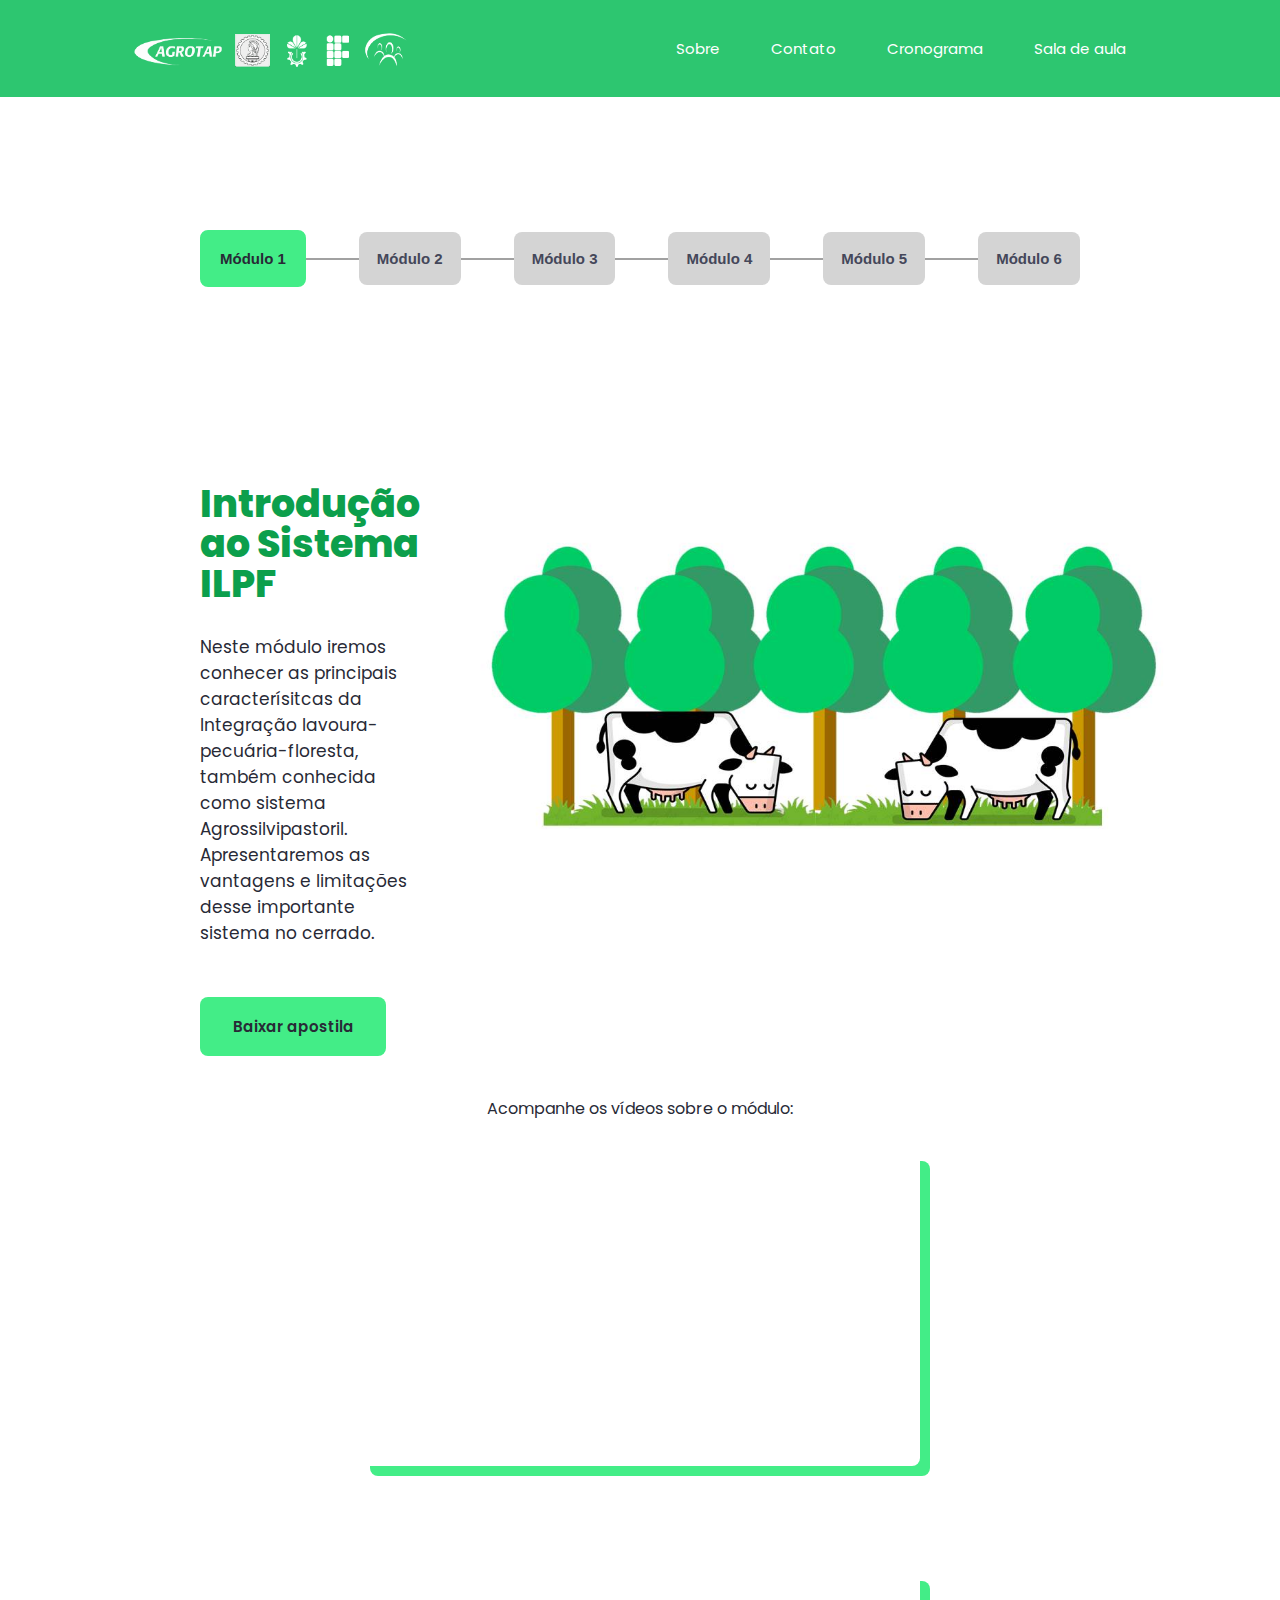
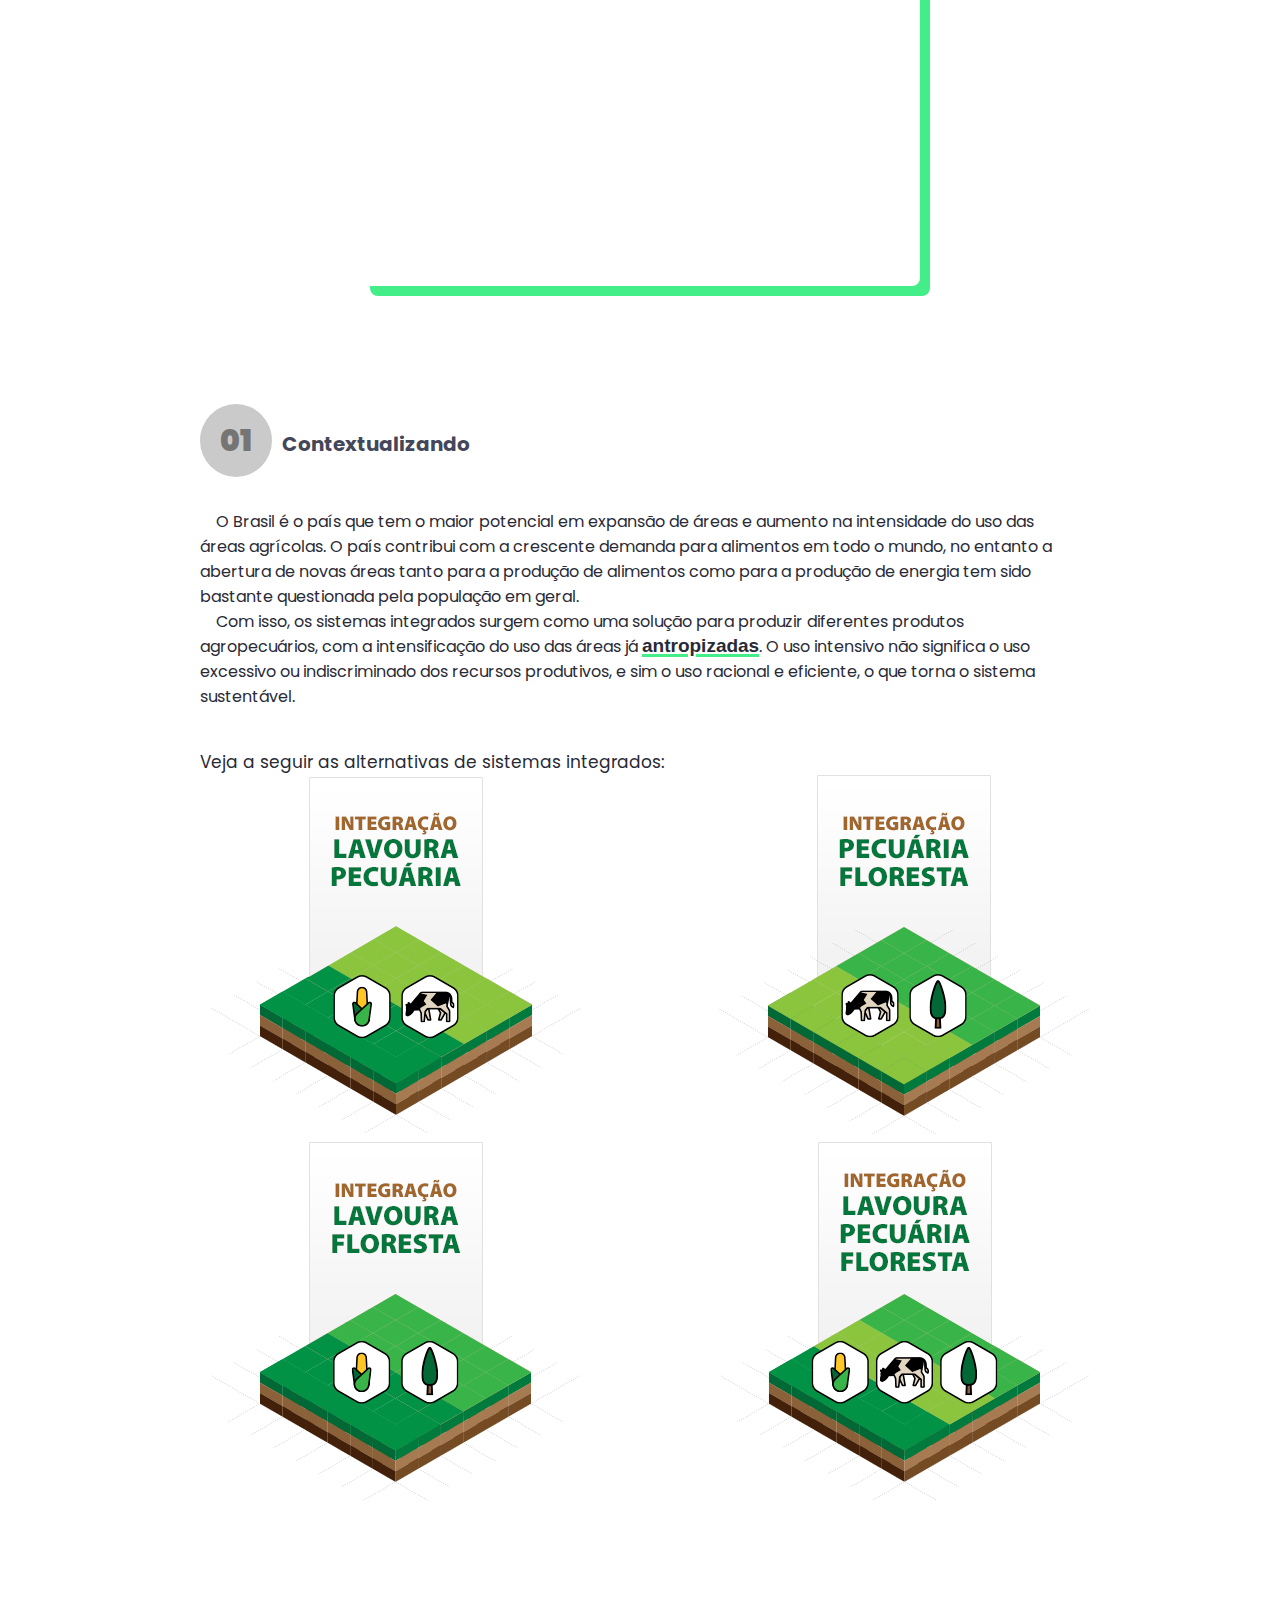
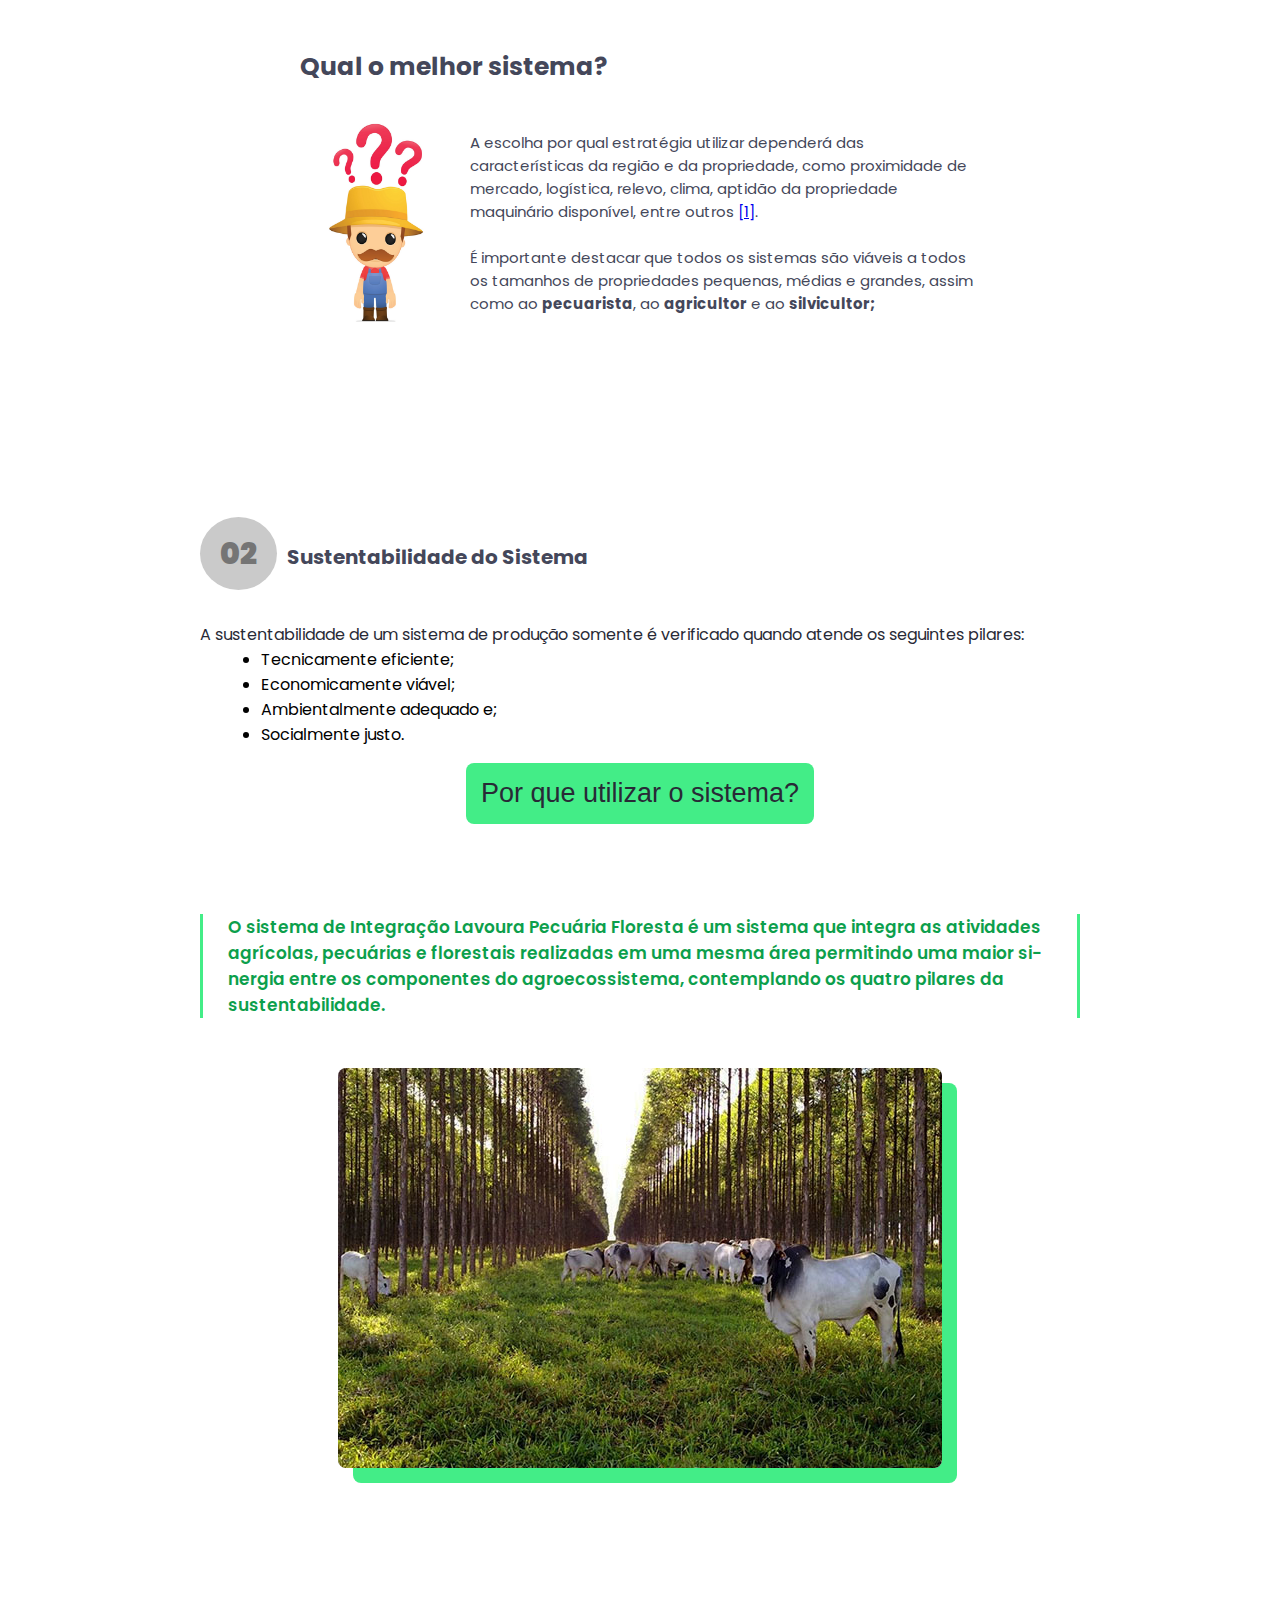
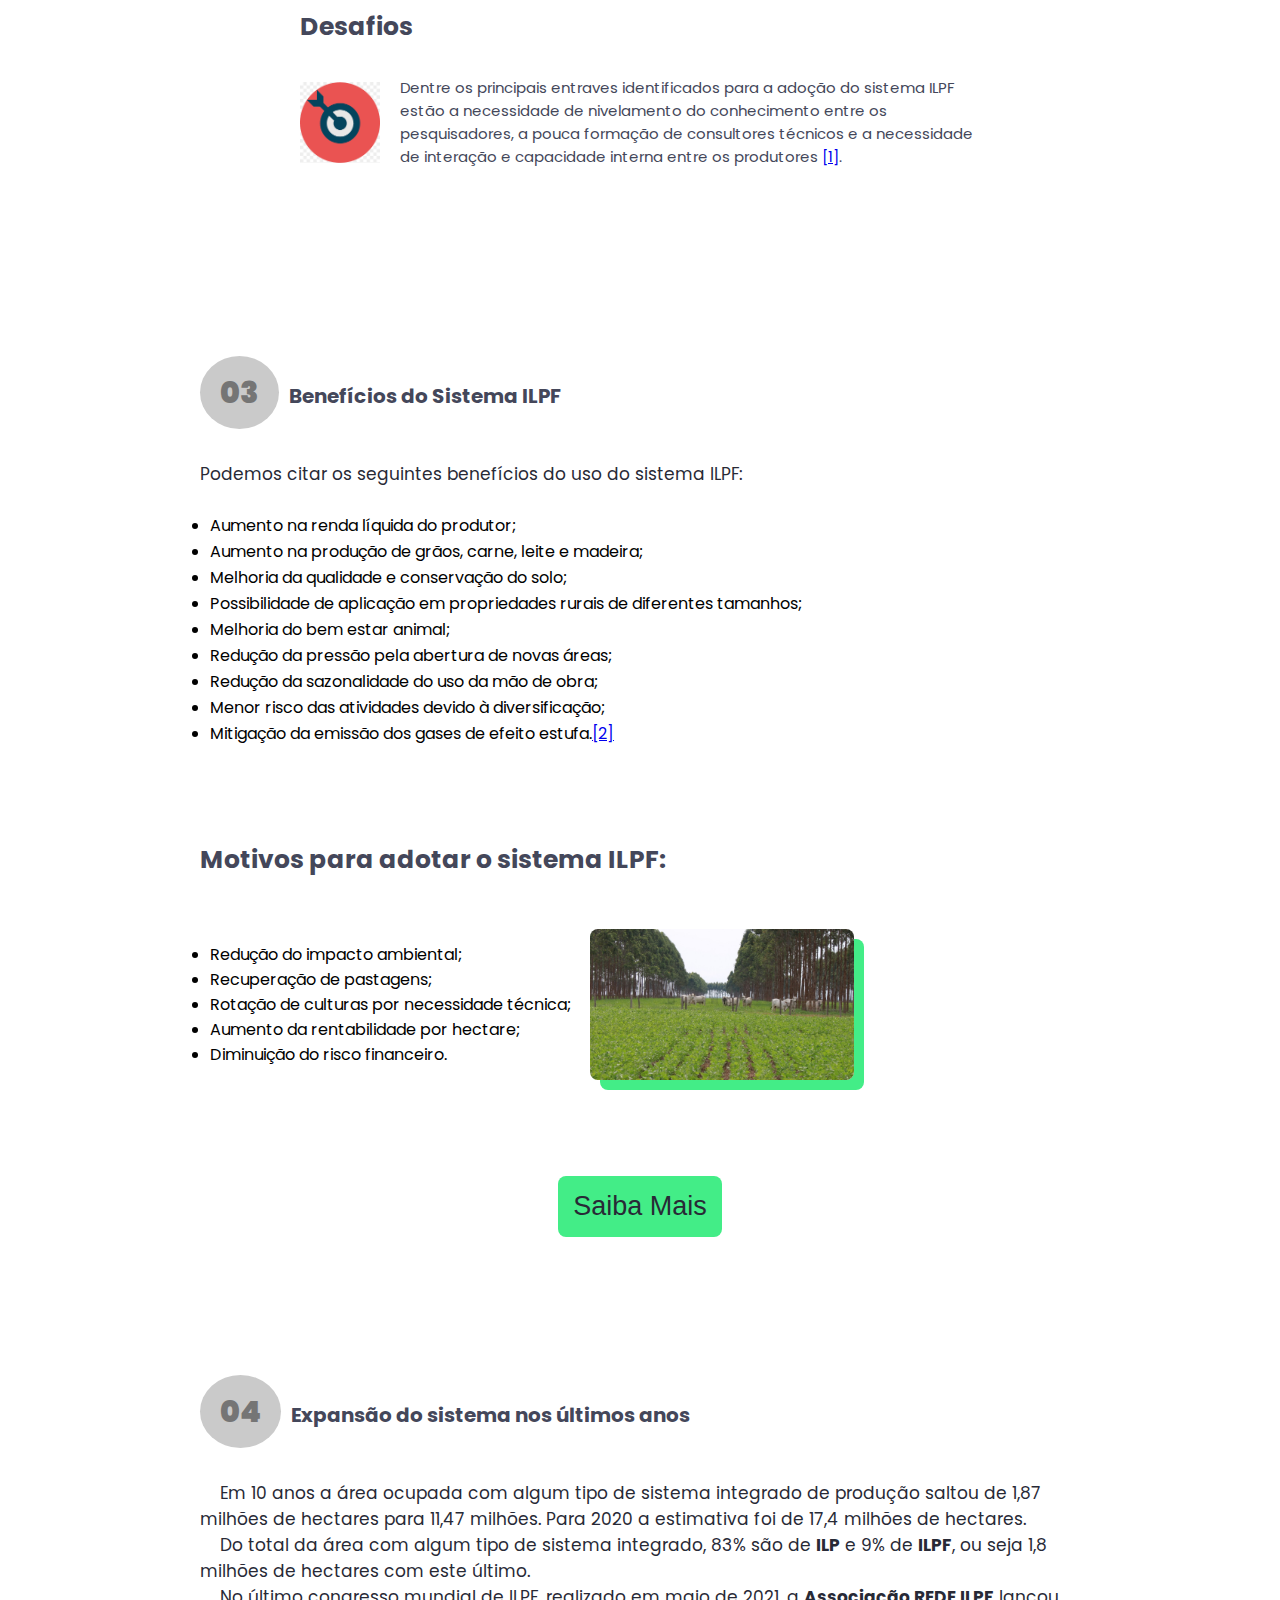
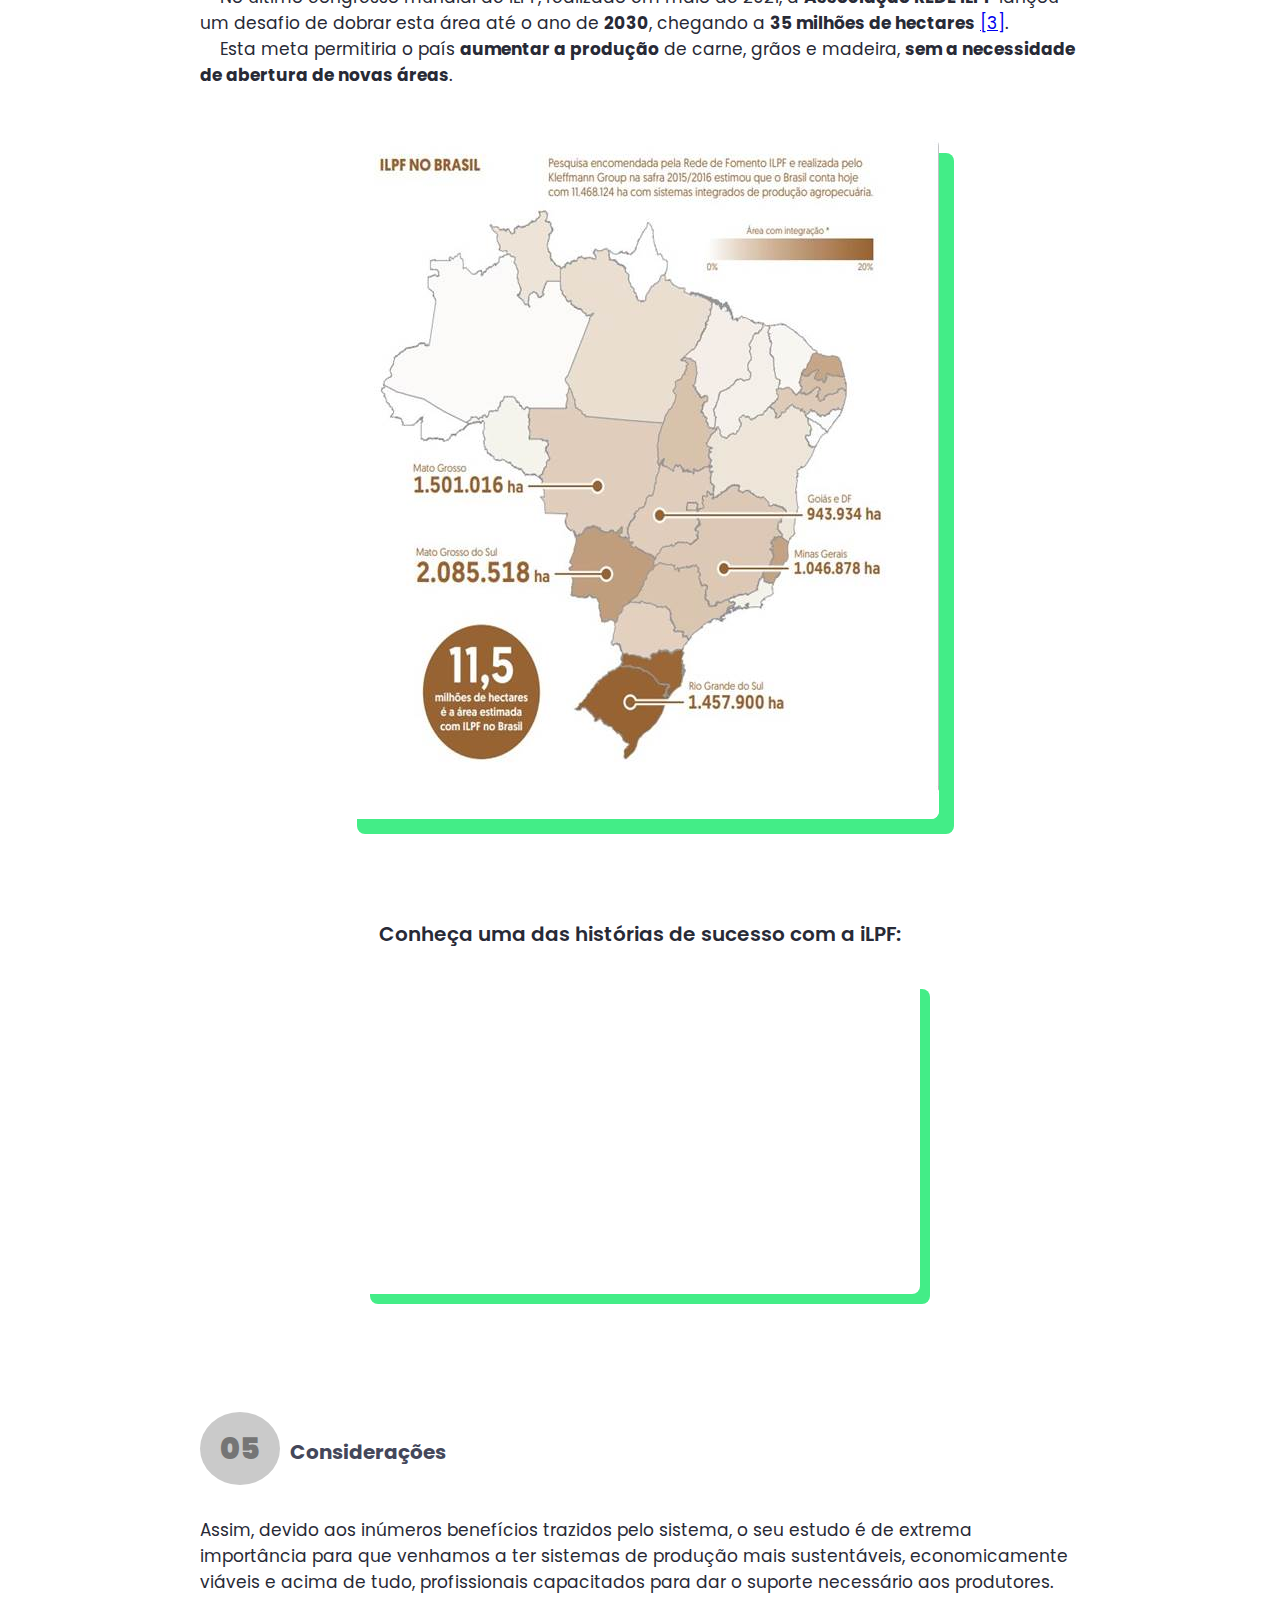
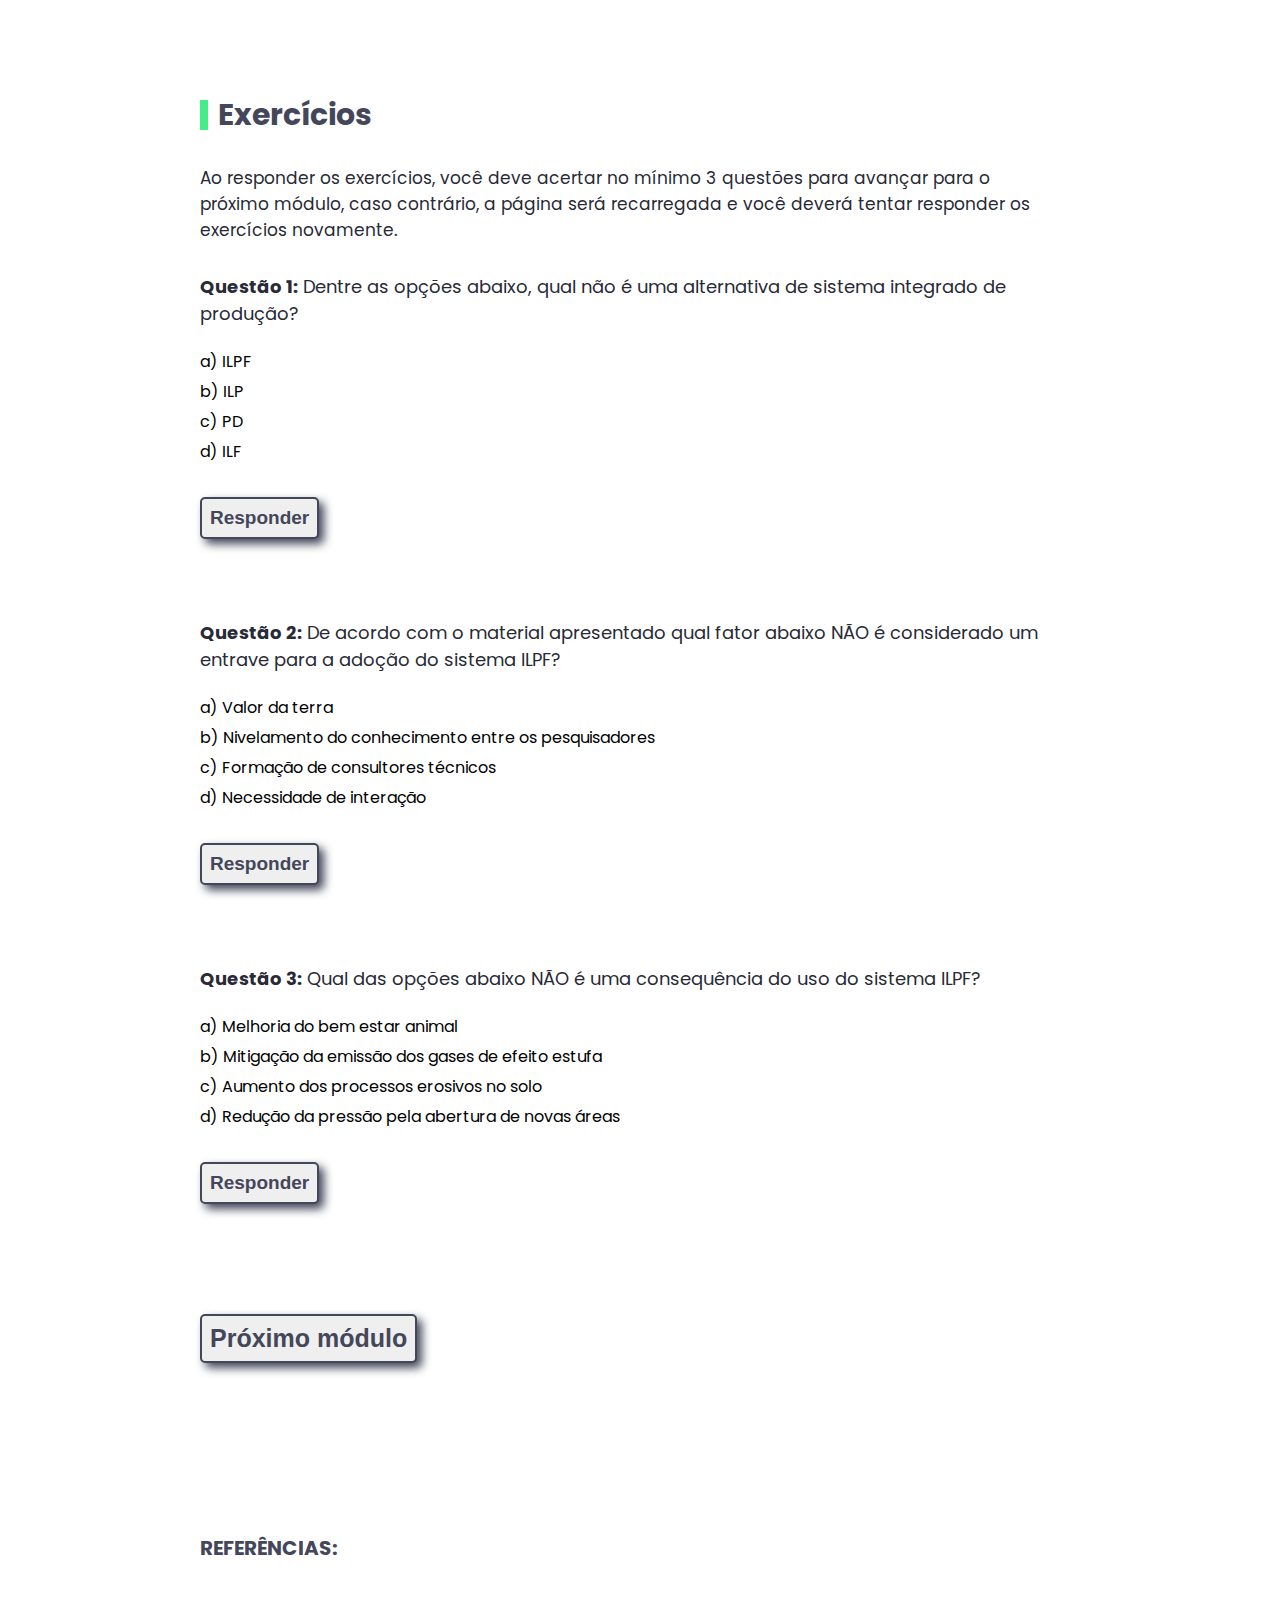
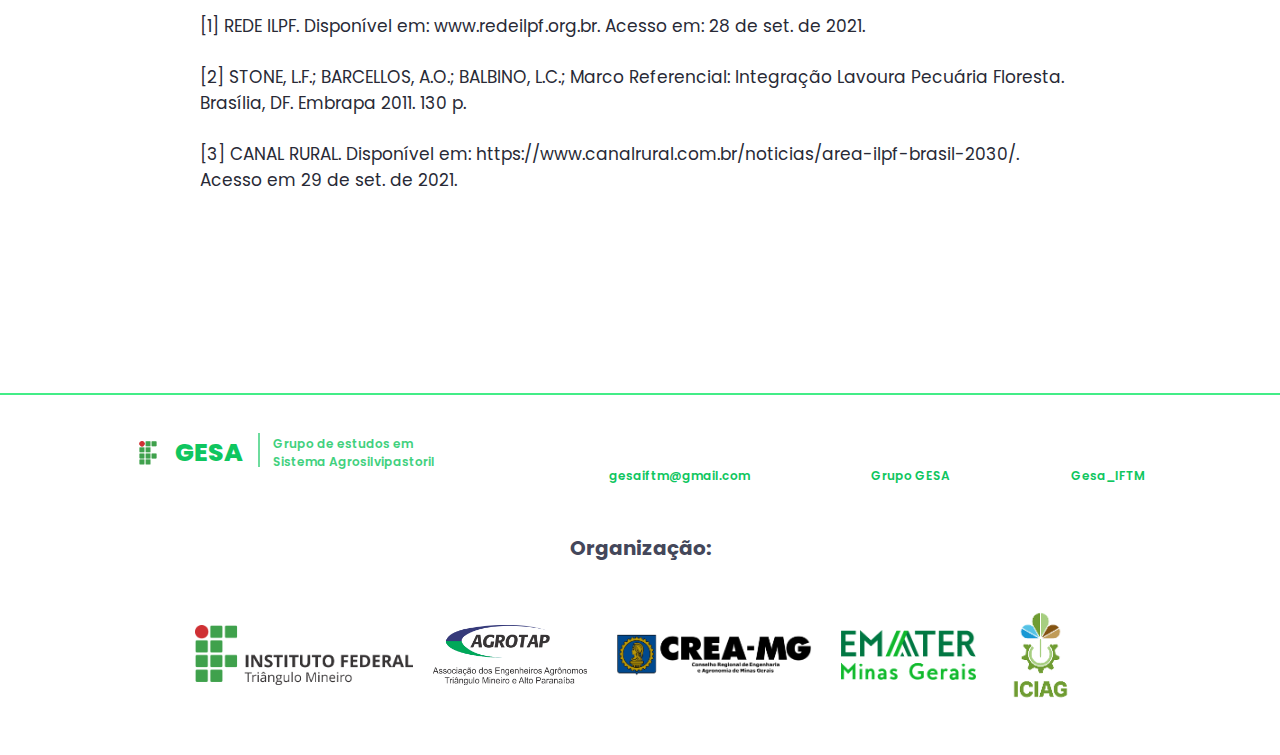
<file: content/module1.html>
<!DOCTYPE html>
<html lang="pt-br">

<head>
	<meta charset="UTF-8">
	<meta http-equiv="X-UA-Compatible" content="IE=edge">
	<meta name="viewport" content="width=device-width, initial-scale=1.0">
	<title>Conteúdo</title>

	<!-- STYLE -->
	<link rel="stylesheet" href="../complements/styles/content.css">
	<link rel="stylesheet" href="../complements/styles/partials/info.css">
	<link rel="stylesheet" href="../complements/styles/partials/container_text.css">
	<link rel="stylesheet" href="../complements/styles/partials/exercises.css">


	<!-- main -->
	<link rel="shortcut icon" href="../complements/images/logo.png">
	<link rel="stylesheet" href="https://pro.fontawesome.com/releases/v5.10.0/css/all.css"
		integrity="sha384-AYmEC3Yw5cVb3ZcuHtOA93w35dYTsvhLPVnYs9eStHfGJvOvKxVfELGroGkvsg+p" crossorigin="anonymous" />
	<link rel="stylesheet" href="../complements/styles/partials/container.css">
	<link rel="stylesheet" href="../complements/styles/partials/menu_mob.css">
	<link rel="stylesheet" href="../complements/styles/partials/header.css">
	<link rel="stylesheet" href="../complements/styles/partials/footer.css">
	<link rel="stylesheet" href="../complements/styles/partials/alerts.css">
		<link rel="stylesheet" href="../complements/styles/partials/link_word.css">


	<!--SCRIPTS-->
	<script type="text/javascript" src="../complements/scripts/menu_mob.js" defer></script>
	<script type="text/javascript" src="../complements/scripts/content.js" defer></script>
	<script type="text/javascript" src="../complements/scripts/complements_content.js" defer></script>


	<!--BUTTONS-->
	<link rel="stylesheet" href="../complements/styles/partials/dinamic_buttons.css">
	<link rel="stylesheet" href="../complements/styles/partials/learn_more.css">
</head>

<body>

	<header id="header">
		<div class="wrapper">
		  <div class="logo">
			<img class="logo-img" src="../complements/images/institutes/logo.png" alt="IFTM" />
		  </div>
  
		  <nav class="menu">
			<a href="../index.html" class="menu-link">Sobre</a>
			<a href="#footer" title="No rodapé" class="menu-link">Contato</a>
			<a href="../subscription.html#subscription_card"  id="cron_link" class="menu-link">Cronograma</a>
			<a href="../classroom.html" class="menu-link">Sala de aula</a>
		  </nav>
		</div>
  
		<div
		  style="
			display: flex;
			align-items: center;
			align-content: center;
			justify-content: center;
			align-self: center;
			justify-self: center;
			height: 100%;
		  "
		>
		  <button id="menu_button">
			<i class="fas fa-bars" style="color: white; font-size: 18px"></i>
			<span class="menu_mobile hidden">
			  <span id="close_menu_mobile"><i class="fas fa-angle-up"></i></span>
			  <a href="../index.html" class="menu_mobile_option">Sobre</a>
			  <a href="#footer" class="menu_mobile_option">Contato</a>
			  <a href="../subscription.html#subscription_card" class="menu_mobile_option"
				>Cronograma</a
			  >
			  <a
				style="border-radius: 0px 0px 5px 5px"
				href="../classroom.html"
				class="menu_mobile_option"
				>Sala de aula</a
			  >
			</span>
		  </button>
		</div>
	  </header>

<div class="alert_div">
	<div class="wrapper danger hidden">
		<p><b>Acertos insuficientes!</b> Refaça os exercícios do módulo para avançar. <br> Clique no botão abaixo</p>
		<button class="close_alert" onclick="location.reload()">OK</button>
		</div>
		<div class="wrapper congratulations hidden">
			<p>Parabéns! O módulo seguinte será desbloqueado.<i id="unlock_icon" class="fas fa-unlock"></i> <br> Clique no botão abaixo! </p><br>
			<button class="close_alert close_alert_congrat" onclick="location.reload()">OK</button>
		</div>
	</div>

		<div class="container_module_btns" id="container_module_btns">

			<div class="buttons">
				<button class=" user module_btn active_mod mod1_btn" data-module="container_mod1" onclick="openModule(this)" id="1" name="1">Módulo 1</button>
				<button class="module_btn mod2_btn" data-module="container_mod2" onclick="openModule(this)" id="2" name="2">Módulo 2</button>
				<button class="module_btn mod3_btn" data-module="container_mod3" onclick="openModule(this)" id="3" name="3">Módulo 3</button>
				<button class="module_btn mod4_btn" data-module="container_mod4" onclick="openModule(this)" id="4" name="4">Módulo 4</button>
				<button class="module_btn mod5_btn" data-module="container_mod5" onclick="openModule(this)" id="5" name="5">Módulo 5</button>
				<button class="module_btn mod6_btn" data-module="container_mod6" onclick="openModule(this)" id="6" name="6">Módulo 6</button>
			
				<div class="line">
					<span class="line_btn"></span>
				</div>
			</div>
		</div>


	<!-- module_1 -->
	<section id="container_mod1" class="container container_mod1 container_func">

		<section id="module1_content">
			<section class="info">

				<div class="wrapper">
					<h1 class="info_introduction">Introdução <br> ao Sistema ILPF</h1>
					<p class="info_description">
						Neste módulo iremos conhecer as principais caracterísitcas da Integração lavoura-pecuária-floresta, também conhecida como sistema Agrossilvipastoril. Apresentaremos as vantagens e limitações desse importante sistema no cerrado.
					</p>
				</div>
				<img class="info_img info_img_icon" src="../complements/images/module1/img_1.jpg">

			</section>

			<div>
				<a target="_blank" href="../complements/books/module_1.pdf"  class="download_button">Baixar apostila</a>
			</div>

			<section class="video_wrapper">
				<p class="video_description">Acompanhe os vídeos sobre o módulo:</p>
				<iframe class="video_class" src="https://www.youtube.com/embed/dW2YxCqDLVU" title="YouTube video player" frameborder="0" allow="accelerometer; autoplay; clipboard-write; encrypted-media; gyroscope; picture-in-picture" allowfullscreen></iframe>
				<br> <br> <br>
				<iframe class="video_class" src="https://www.youtube.com/embed/kDXROoBcA-k" title="YouTube video player" frameborder="0" allow="accelerometer; autoplay; clipboard-write; encrypted-media; gyroscope; picture-in-picture" allowfullscreen></iframe>
			</section>

			<!-- topic 01 mod1 -->
			<section class="container_text">

				<div class="wrapper">
					<h1 class="text_title"><b class="topic_number">01</b>Contextualizando</h1>
					<p class="text_content">

						&nbsp &nbsp O Brasil é o país que tem o maior potencial em expansão de áreas e aumento na intensidade do uso das áreas agrícolas. O país contribui com a crescente demanda para alimentos em todo o mundo, no entanto a abertura de novas áreas tanto para a produção de alimentos como para a produção de energia tem sido bastante questionada pela população em geral. <br> 
						&nbsp &nbsp Com isso, os sistemas integrados surgem como uma solução para produzir diferentes produtos agropecuários, com a intensificação do uso das áreas já <button class="word_link">antropizadas <span class="word_description">Uma área antropizada é uma área cujas características originais foram alteradas pela ação do homem. As alterações foram no solo, na vegetação, relevo etc</span>
						</button>. O uso intensivo não significa o uso excessivo ou indiscriminado dos recursos produtivos, e sim o uso racional e eficiente, o que torna o sistema sustentável.
					</p>

					<p style="padding-top: 40px;">Veja a seguir as alternativas de sistemas integrados:</p>
				</div>
			</section>

			<section class="cards_wrapper">

				<div class="card_info">
					<img title="redeilpf.org.br/" src="../complements/images/module1/img_3.png" >
				</div>

				<div class="card_info">
					<img title="redeilpf.org.br/" src="../complements/images/module1/img_4.png" >
				</div>

				<div class="card_info">
					<img title="redeilpf.org.br/" src="../complements/images/module1/img_5.png" >
				</div>

				<div class="card_info">
					<img title="redeilpf.org.br/" src="../complements/images/module1/img_6.png" >
				</div>
			</section>

			<div class="wrapper_short_info">
				<h1 class="h1_short_info">Qual o melhor sistema?</h1>
				<div class="short_info">
					<img title="vectorstock.com" src="../complements/images/module1/img_7.png">

					<p> A escolha por qual estratégia utilizar dependerá das características da região e da propriedade, como proximidade de mercado, logística, relevo, clima, aptidão da propriedade maquinário disponível, entre outros <a href="#ref_M1">[1]</a>. <br> <br>
					É importante destacar que todos os sistemas são viáveis a todos os tamanhos de propriedades pequenas, médias e grandes, assim como ao <b>pecuarista</b>, ao <b>agricultor</b> e ao <b>silvicultor;</b>
					</p>

				</div>
			</div>

<!-- topic 02 mod1 -->
			<section class="container_text">

				<div class="wrapper">
					<h1 class="text_title"><b class="topic_number">02</b>Sustentabilidade do Sistema</h1>
					<p class="text_content">A sustentabilidade de um sistema de produção somente é verificado quando atende os seguintes pilares:</p>

					<ul style="  padding-left: 4vw;">
						<li>Tecnicamente eficiente;</li>
						<li>Economicamente viável;</li>
						<li>Ambientalmente adequado e;</li>
						<li>Socialmente justo.</li>
					</ul>

				</div>
			</section>

			<section class="learn_more" style="margin-bottom: 70px;" >

				<i  class="fas fa-video"></i>

				<button onclick="show_info(this)" data-lrn_mr="lrn_mr_8" class="button_visible">Por que utilizar o sistema?</button>

				<div id="lrn_mr_8" class="information hidden">
					<section class="video_wrapper">
						<iframe class="video_class" src="https://www.youtube.com/embed/YI7AaIQSJhE" title="YouTube video player" frameborder="0" allow="accelerometer; autoplay; clipboard-write; encrypted-media; gyroscope; picture-in-picture" allowfullscreen></iframe>
						</section>
				</div>
			</section>

			<section class="wrapper_add_info">
				<p class="add_info">O sistema de Integração Lavoura Pecuária Floresta é um sistema que integra as atividades agrícolas, pecuárias e florestais realizadas em uma mesma área permitindo uma maior sinergia entre os componentes do agroecossistema, contemplando os quatro pilares da sustentabilidade.</p>
			</section>

			<div class="isolated_img_div">
				<img title="revistarural.com.br" class="isolated_img" src="../complements/images/module1/img_8.jpg">
			</div>

			<div class="wrapper_short_info">
				<h1 class="h1_short_info">Desafios</h1>
				<div class="short_info">
					<img style="width: 80px;" title="pngwing.com" src="../complements/images/module1/img_9.png">
					<p> Dentre os principais entraves identificados para a adoção do sistema ILPF estão a necessidade de
						nivelamento do conhecimento entre os pesquisadores, a pouca formação de consultores técnicos e a necessidade
						de interação e capacidade interna entre os produtores <a href="#ref_M1">[1]</a>.
				</div>
			</div>


			<!-- topic 03 mod1 -->

			<section class="container_text">

				<div class="wrapper">
					<h1 class="text_title"><b class="topic_number">03</b>Benefícios do Sistema ILPF
					</h1>

					<p> Podemos citar os seguintes benefícios do uso do sistema ILPF: </p>
					<br>

					<ul>
						<li>Aumento na renda líquida do produtor;</p> <br>
						<li>Aumento na produção de grãos, carne, leite e madeira;</p> <br>
						<li>Melhoria da qualidade e conservação do solo;</p> <br>
						<li>Possibilidade de aplicação em propriedades rurais de diferentes tamanhos;</p> <br>
						<li>Melhoria do bem estar animal;</p> <br>
						<li>Redução da pressão pela abertura de novas áreas;</p> <br>
						<li>Redução da sazonalidade do uso da mão de obra;</p> <br>
						<li>Menor risco das atividades devido à diversificação;</p> <br>
						<li>Mitigação da emissão dos gases de efeito estufa.<a href="#ref_M1">[2]</a></p> <br> <br>
					</ul>

					<h1 class="h1_short_info">Motivos para adotar o sistema ILPF:</h1>

					<div class="box_info" style="margin-bottom: 60px;">
						<ul>
							<li>Redução do impacto ambiental;</li>
							<li>Recuperação de pastagens;</li>
							<li>Rotação de culturas por necessidade técnica;</li>
							<li>Aumento da rentabilidade por hectare;</li>
							<li>Diminuição do risco financeiro.</li>
						</ul>

						<img title="beefpoint.com.br" class="box_img_right" src="../complements/images/module1/img_10.png">

					</div>

				</div>

			</section>

			<section class="learn_more">

				<i class="fas fa-video"></i>

				<button onclick="show_info(this)" data-lrn_mr="lrn_mr_1" class="button_visible">Saiba Mais</button>

				<div id="lrn_mr_1" class="information hidden">
					<section class="video_wrapper">
						<iframe class="video_class" src="https://www.youtube.com/embed/m3L2yOCyZQM" title="YouTube video player" frameborder="0" allow="accelerometer; autoplay; clipboard-write; encrypted-media; gyroscope; picture-in-picture" allowfullscreen></iframe>
						</section>
				</div>
			</section>


			<!-- topic 04 mod1 -->

			<section class="container_text">

				<div class="wrapper">
					<h1 class="text_title"><b class="topic_number">04</b>Expansão do sistema nos últimos anos</h1>

					<p> &nbsp &nbsp Em 10 anos a área ocupada com algum tipo de sistema integrado de produção saltou de 1,87 milhões de hectares para 11,47 milhões. Para 2020 a estimativa foi de 17,4 milhões de hectares. <br>
					&nbsp &nbsp Do total da área com algum tipo de sistema integrado, 83% são de <b>ILP</b> e 9% de <b>ILPF</b>, ou seja 1,8 milhões de hectares com este último. <br>
					&nbsp &nbsp No último congresso mundial de ILPF, realizado em maio de 2021, a <b>Associação REDE ILPF</b> lançou um desafio de dobrar esta área até o ano de <b>2030</b>, chegando a <b>35 milhões de hectares</b> <a href="#ref_M1">[3]</a>. <br>
					&nbsp &nbsp Esta meta permitiria o país <b>aumentar a produção</b> de carne, grãos e madeira, <b>sem a necessidade de abertura de novas áreas</b>.
					</p>

					<div class="isolated_img_div">

						<img title="embrapa.com.br" class="isolated_img" src="../complements/images/module1/img_11.jpg">

					</div>

		
							<section class="video_wrapper" style="margin-top: 100px;" >
								<p style="font-size: 20px; font-weight: 600;" >Conheça uma das histórias de sucesso com a iLPF:</p>
								<iframe class="video_class" src="https://www.youtube.com/embed/S5s2ER0E0M4" title="YouTube video player" frameborder="0" allow="accelerometer; autoplay; clipboard-write; encrypted-media; gyroscope; picture-in-picture" allowfullscreen></iframe>
								</section>


			<!-- topic 05 mod1 -->

			<section class="container_text">

				<div class="wrapper">
					<h1 class="text_title"><b class="topic_number">05</b>Considerações</h1>

					<p>
						Assim, devido aos inúmeros benefícios trazidos pelo sistema, o seu estudo é de extrema importância para que venhamos a ter sistemas de produção mais sustentáveis, economicamente viáveis e acima de tudo, profissionais capacitados para dar o suporte necessário aos produtores.
					</p>

			</section>


			<!-- EXERCISES MOD1 -->
			<section class="info">

				<div class="wrapper">
					<h1 class="info_title">Exercícios</h1>
					<p class="info_description">
						Ao responder os exercícios, você deve acertar no mínimo 3 questões para avançar para o próximo módulo, caso contrário, a página será recarregada e você deverá tentar responder os exercícios novamente.
					</p>
				</div>

			</section>


			<!-- Question 1 mod1-->

			<section class="master_form master_formM1" id="master_form">

				<section id="1" data-question="Q1" class="form form1 form_from_M1">
					<p class="question"><b>Questão 1:</b> Dentre as opções abaixo, qual não é uma alternativa de sistema integrado de produção?</p>

					<input class="false input_option" id="option1_q1_M1" hidden type="radio">
					<label class="option" for="option1_q1_M1">a) ILPF</label>

					<input class="false input_option" id="option2_q1_M1" hidden type="radio">
					<label class="option" for="option2_q1_M1">b) ILP</label>

					<input class="true false input_option" id="option3_q1_M1" hidden type="radio">
					<label class="option option_true" for="option3_q1_M1">c) PD</label>

					<input class="false input_option" id="option4_q1_M1" hidden type="radio">
					<label class="option" for="option4_q1_M1">d) ILF</label>

					<button type="button" id="Q1" class="send_answer send_answer1">Responder</button>

					<div class="feedback">
						<div class="hidden correct_answer correct_answerQ1">
							<p>
								<i class="fas fa-check-circle"></i>
								<b>PARABÉNS!</b> <br>
								<b>Resposta Correta.</b> PD, plantio direto é um sistema conservacionista de
									manejo do solo, onde não há o revolvimento do solo. Ele pode ser
									uma estratégia de manejo dentro do ILPF, porém sozinho, o Plantio
									Direto não é um sistema integrado.
							</p>
						</div>
						<div class="hidden wrong_answer wrong_answerQ1">
							<p><i class="fas fa-times-circle"></i>
								<b>RESPOSTA INCORRETA!</b>
						</div>
					</div>

				</section>

				<div id="1" class="div_answer hidden">
					<button class="see_answer" id="ans_Q1_M1">
						Ver resposta</button>
					<p class="hidden answer ans_Q1_M1" >c) PD <br>
						PD, plantio direto é um sistema conservacionista de
manejo do solo, onde não há o revolvimento do solo. Ele pode ser
uma estratégia de manejo dentro do ILPF, porém sozinho, o Plantio
Direto não é um sistema integrado.
					</p>
				</div>
				<!-- Question 2 mod1-->

				<section id="1" data-question="Q2" class="form form2 form_from_M1">
					<p class="question"><b>Questão 2:</b> De acordo com o material apresentado qual fator abaixo NÃO é
						considerado um entrave para a adoção do sistema ILPF? </p>

					<input class="true input_option" id="option1_q2_M1" hidden type="radio">
					<label class="option option_true" for="option1_q2_M1">a) Valor da terra</label>

					<input class="false input_option" id="option2_q2_M1" hidden type="radio">
					<label class="option" for="option2_q2_M1">b) Nivelamento do conhecimento entre os pesquisadores</label>

					<input class="false input_option" id="option3_q2_M1" hidden type="radio">
					<label class="option" for="option3_q2_M1">c) Formação de consultores técnicos</label>

					<input class="false input_option" id="option4_q2_M1" hidden type="radio">
					<label class="option" for="option4_q2_M1">d) Necessidade de interação</label>

					<button type="button" id="Q2" class="send_answer send_answer2">Responder</button>

					<div class="feedback">
						<div class="hidden correct_answer correct_answerQ2">
							<p>
								<i class="fas fa-check-circle"></i>
								<b>PARABÉNS!</b> <br>
								<b>Resposta Correta.</b> O Valor da terra não é considerado como um entrave à
									adoção do Sistema ILPF, pois não é levado em conta pelos
									produtores que já possuem a terra e consideram implantar o Sistema
									em suas áreas.
							</p>
						</div>
						<div class="hidden wrong_answer wrong_answerQ2">
							<p><i class="fas fa-times-circle"></i>
								<b>RESPOSTA INCORRETA!</b>
						</div>
					</div>

				</section>

				<div id="1" class="div_answer hidden">
					<button class="see_answer" id="ans_Q2_M1">
						Ver resposta</button>
					<p class="hidden answer ans_Q2_M1" >a) Valor da terra <br>
						O Valor da terra não é considerado como um entrave à
						adoção do Sistema ILPF, pois não é levado em conta pelos
						produtores que já possuem a terra e consideram implantar o Sistema
						em suas áreas. </p>
				</div>

				<!-- Question 3 mod1-->
				<section id="1" data-question="Q3" class="form form3 form_from_M1">
					<p class="question"><b>Questão 3:</b> Qual das opções abaixo NÃO é uma consequência do uso do sistema ILPF?
					</p>

					<input class="false input_option" id="option1_q3_M1" hidden type="radio">
					<label class="option" for="option1_q3_M1">a) Melhoria do bem estar animal</label>

					<input class="false input_option" id="option2_q3_M1" hidden type="radio">
					<label class="option" for="option2_q3_M1">b) Mitigação da emissão dos gases de efeito estufa</label>

					<input class="true input_option" id="option3_q3_M1" hidden type="radio">
					<label class="option option_true" for="option3_q3_M1">c) Aumento dos processos erosivos no solo</label>

					<input class="false input_option" id="option4_q3_M1" hidden type="radio">
					<label class="option" for="option4_q3_M1">d) Redução da pressão pela abertura de novas áreas</label>

					<button type="button" id="Q3" class="send_answer send_answer3">Responder</button>

					<div class="feedback">
						<div class="hidden correct_answer correct_answerQ3">
							<p>
								<i class="fas fa-check-circle"></i>
								<b>PARABÉNS!!</b> <br>
								<b>Resposta Correta</b>! Os processos erosivos não são benefícios e sim prejuízo ao produtor caso venha a acontecer em sua área. Neste caso o Sistema ILPF contribui para que estes processos não ocorram.
							</p>
						</div>
						<div class="hidden wrong_answer wrong_answerQ3">
							<p><i class="fas fa-times-circle"></i>
								<b>RESPOSTA INCORRETA!</b>
						</div>
					</div>

				</section>

				<div id="1" class="div_answer div_answer hidden">
					<button class="see_answer" id="ans_Q3_M1">
						Ver resposta</button>
					<p class="hidden answer ans_Q3_M1" >c) Aumento dos processos erosivos no solo <br> Os processos erosivos não são benefícios e sim prejuízo
						ao produtor caso venha a acontecer em sua área. Neste caso o
						Sistema ILPF contribui para que estes processos não ocorram.</p>
				</div>

				<div class="form" id="1">
					<button class="finish" id="send_answer_finish" onclick="checkAll()">Próximo módulo</button>
				</div>
			</section>

			<!-- References mod1-->
			<section class="container_text" id="ref_M1">
				<div class="wrapper references">
					<h1 class="text_title">REFERÊNCIAS:</h1>

					<p>[1] REDE ILPF. Disponível em: www.redeilpf.org.br. Acesso em: 28 de set. de 2021. </p> <br>
					<p>[2] STONE, L.F.; BARCELLOS, A.O.; BALBINO, L.C.; Marco Referencial: Integração Lavoura Pecuária Floresta.
						Brasília, DF. Embrapa 2011. 130 p.</p> <br>
					<p>[3] CANAL RURAL. Disponível em: https://www.canalrural.com.br/noticias/area-ilpf-brasil-2030/. Acesso em 29
						de set. de 2021.</p>

				</div>
			</section>


		</section>
	</section>


	</section>

        




        <footer id="footer">
            <div class="wrapper">
              <div class="logo">
                <img
                  class="logo-img"
                  src="../complements/images/logo_normal.png"
                  alt="IFTM"
                />
                <h1 class="logo-name">GESA</h1>
                <p class="Group">
                  Grupo de estudos em <br />
                  Sistema Agrosilvipastoril
                </p>
              </div>
            </div>
      
            <div class="contact">
              <div class="contact_card">
                <a href="mailto: gesaiftm@gmail.com" id="email"
                  ><i
                    id="mail_icon"
                    class="far fa-envelope"
                    style="font-weight: 300"
                  ></i>
                  <br />
                  <p id="email">gesaiftm@gmail.com</p>
                </a>
              </div>
              <div class="contact_card">
                <a
                  href="https://chat.whatsapp.com/LN9nksrvMqDJXSMikphJZr"
                  id="whatsapp"
                >
                  <i
                    id="whatsapp_icon"
                    class="fab fa-whatsapp"
                    style="font-weight: 300"
                  ></i>
                  <br />
                  <p id="whatsapp" class="cont">Grupo GESA</p>
                </a>
              </div>
              <div class="contact_card">
                <a href="https://www.instagram.com/gesa_iftm/" id="insta"
                  ><i
                    id="insta_icon"
                    class="fab fa-instagram"
                    style="font-weight: 300"
                  ></i>
                  <br />
                  <p id="insta" class="cont">Gesa_IFTM</p></a
                >
              </div>
            </div>
        
          </footer>
      
          <h1 class="h1_org">Organização:</h1>
      
          <div class="div_logos">
      
            <a href="https://iftm.edu.br/"><img src="../complements/images/institutes/iftm.png" id="iftm"alt=""></a>
            <a href="https://www.crea-mg.org.br/node/79"><img src="../complements/images/institutes/agrotap.png" id="agrotap"alt=""></a>
            <a href="https://www.crea-mg.org.br/node/79"><img src="../complements/images/institutes/crea.png" id="crea"alt=""></a>
            <a href="https://www.emater.mg.gov.br/"><img src="../complements/images/institutes/emater.png" id="emater" alt=""></a>
            <a href="http://www.iciag.ufu.br/"><img src="../complements/images/institutes/iciag.png" id="iciag"alt=""></a>
          </div>

</body>
</html>
</file>
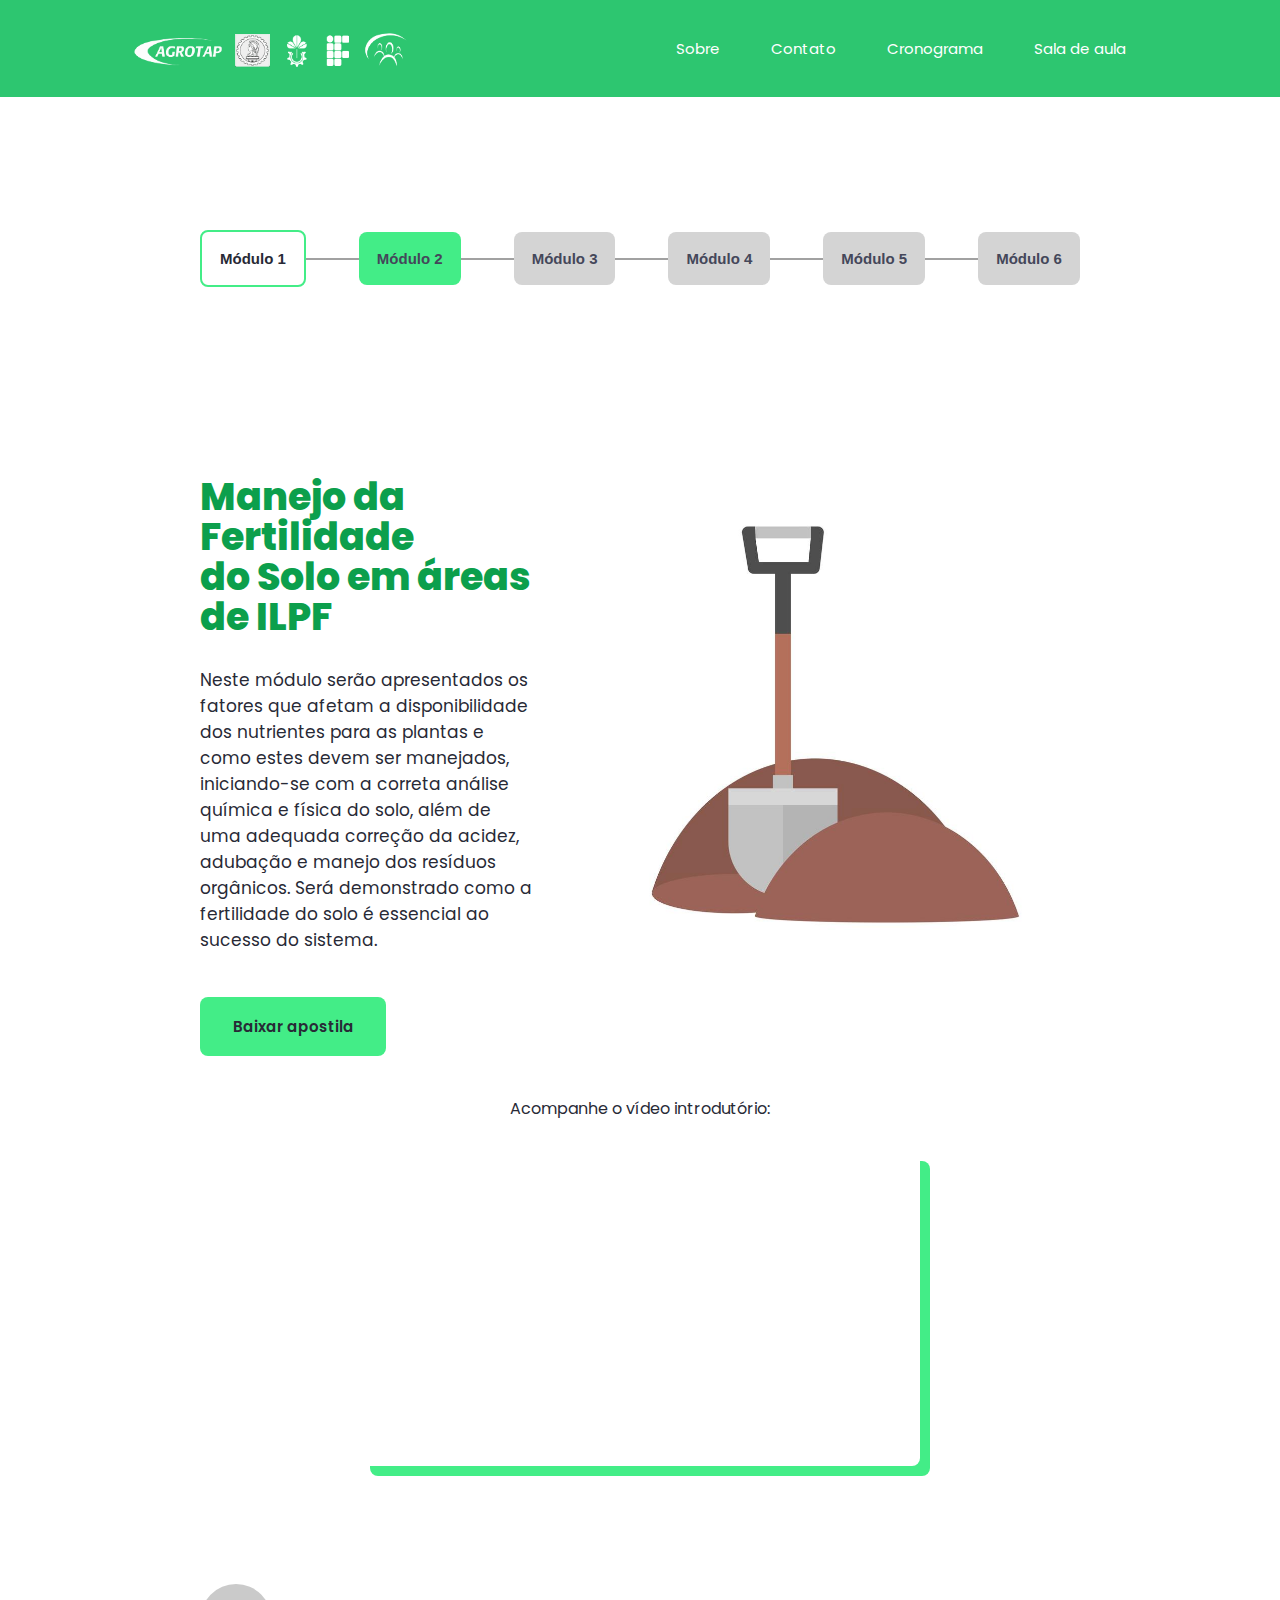
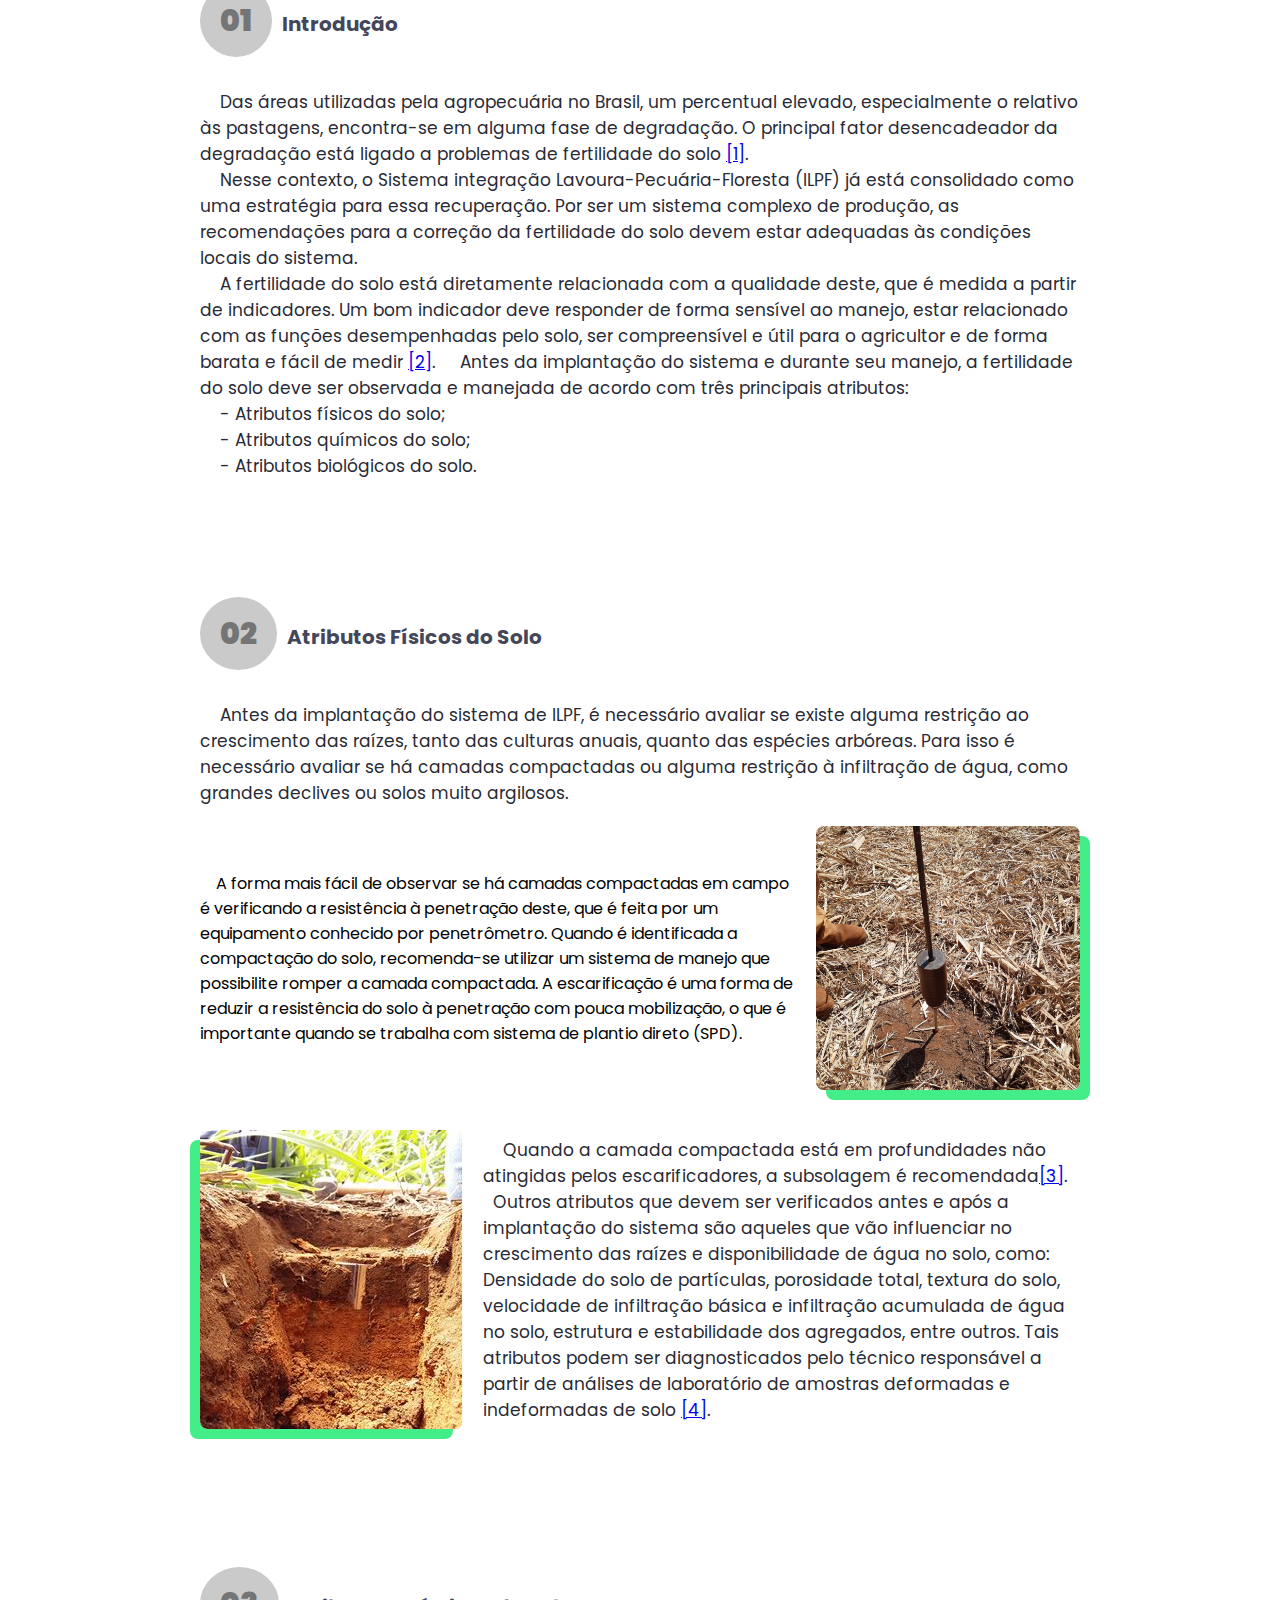
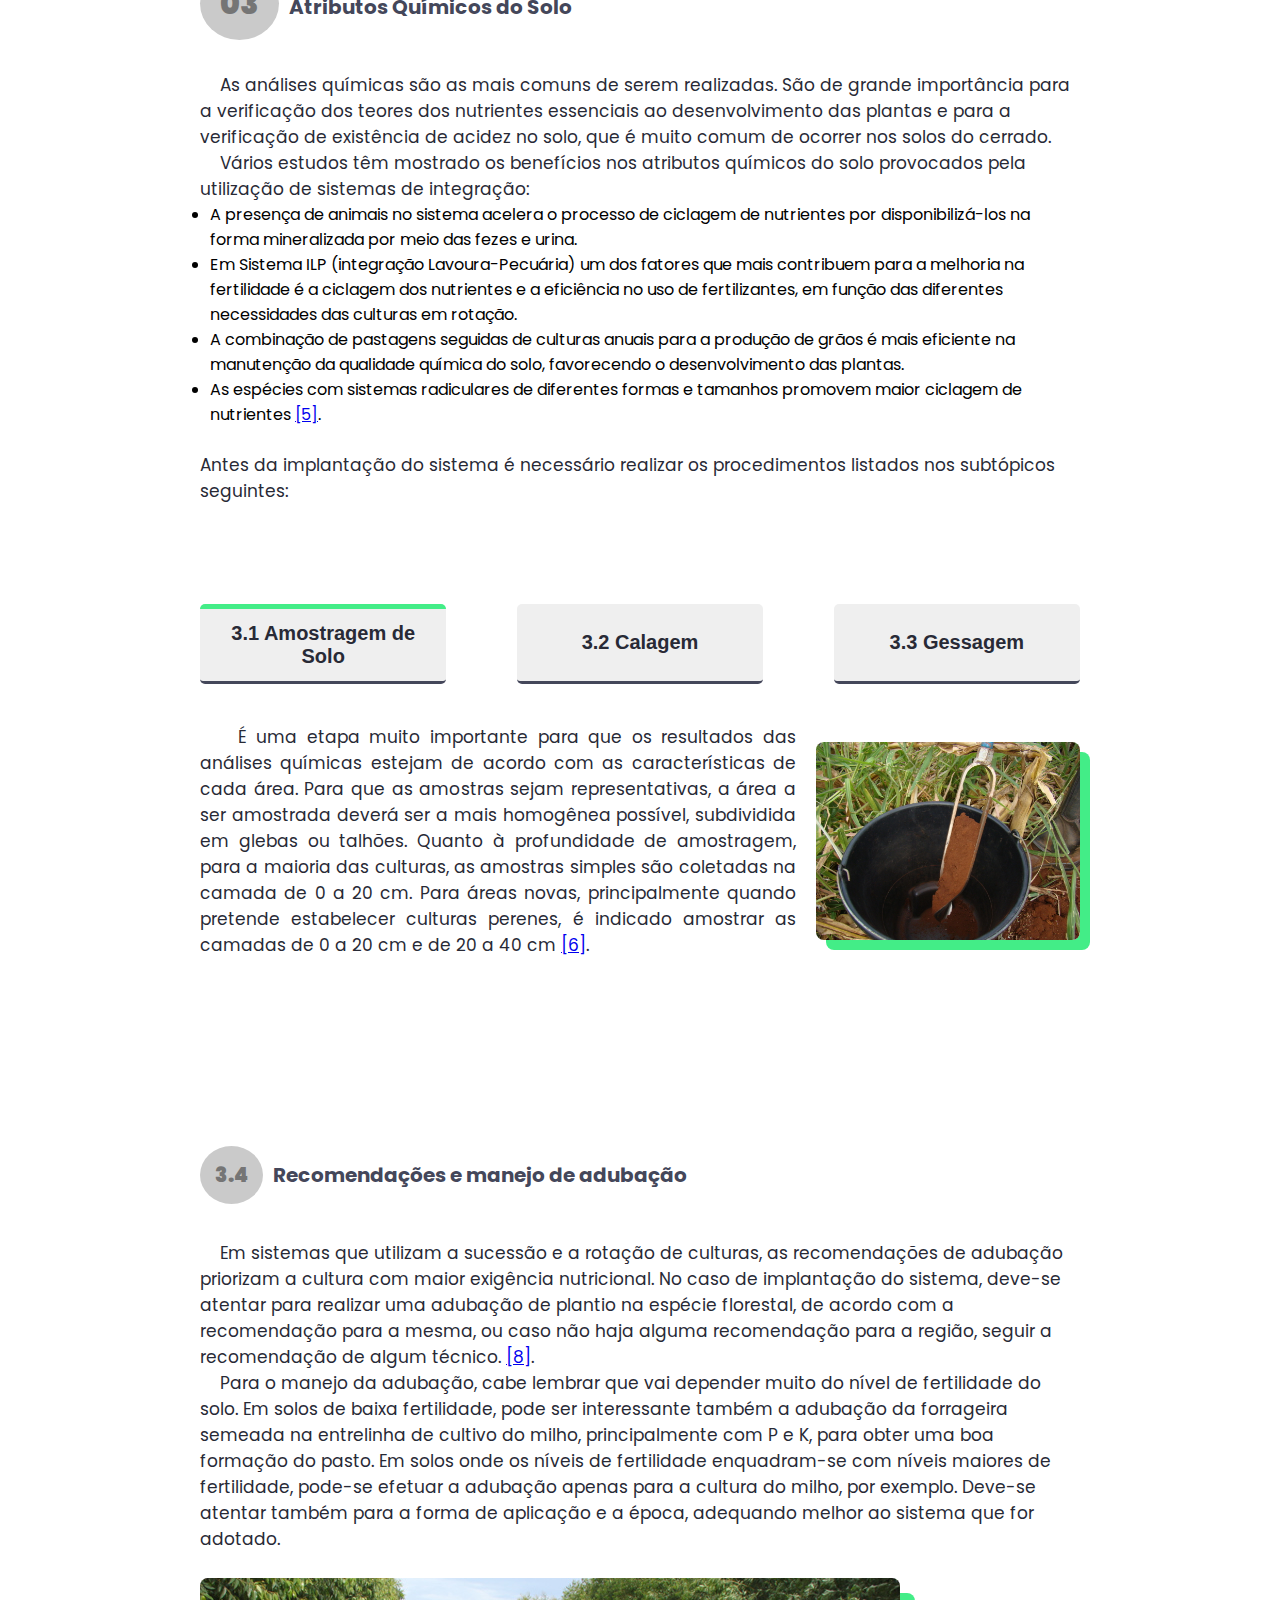
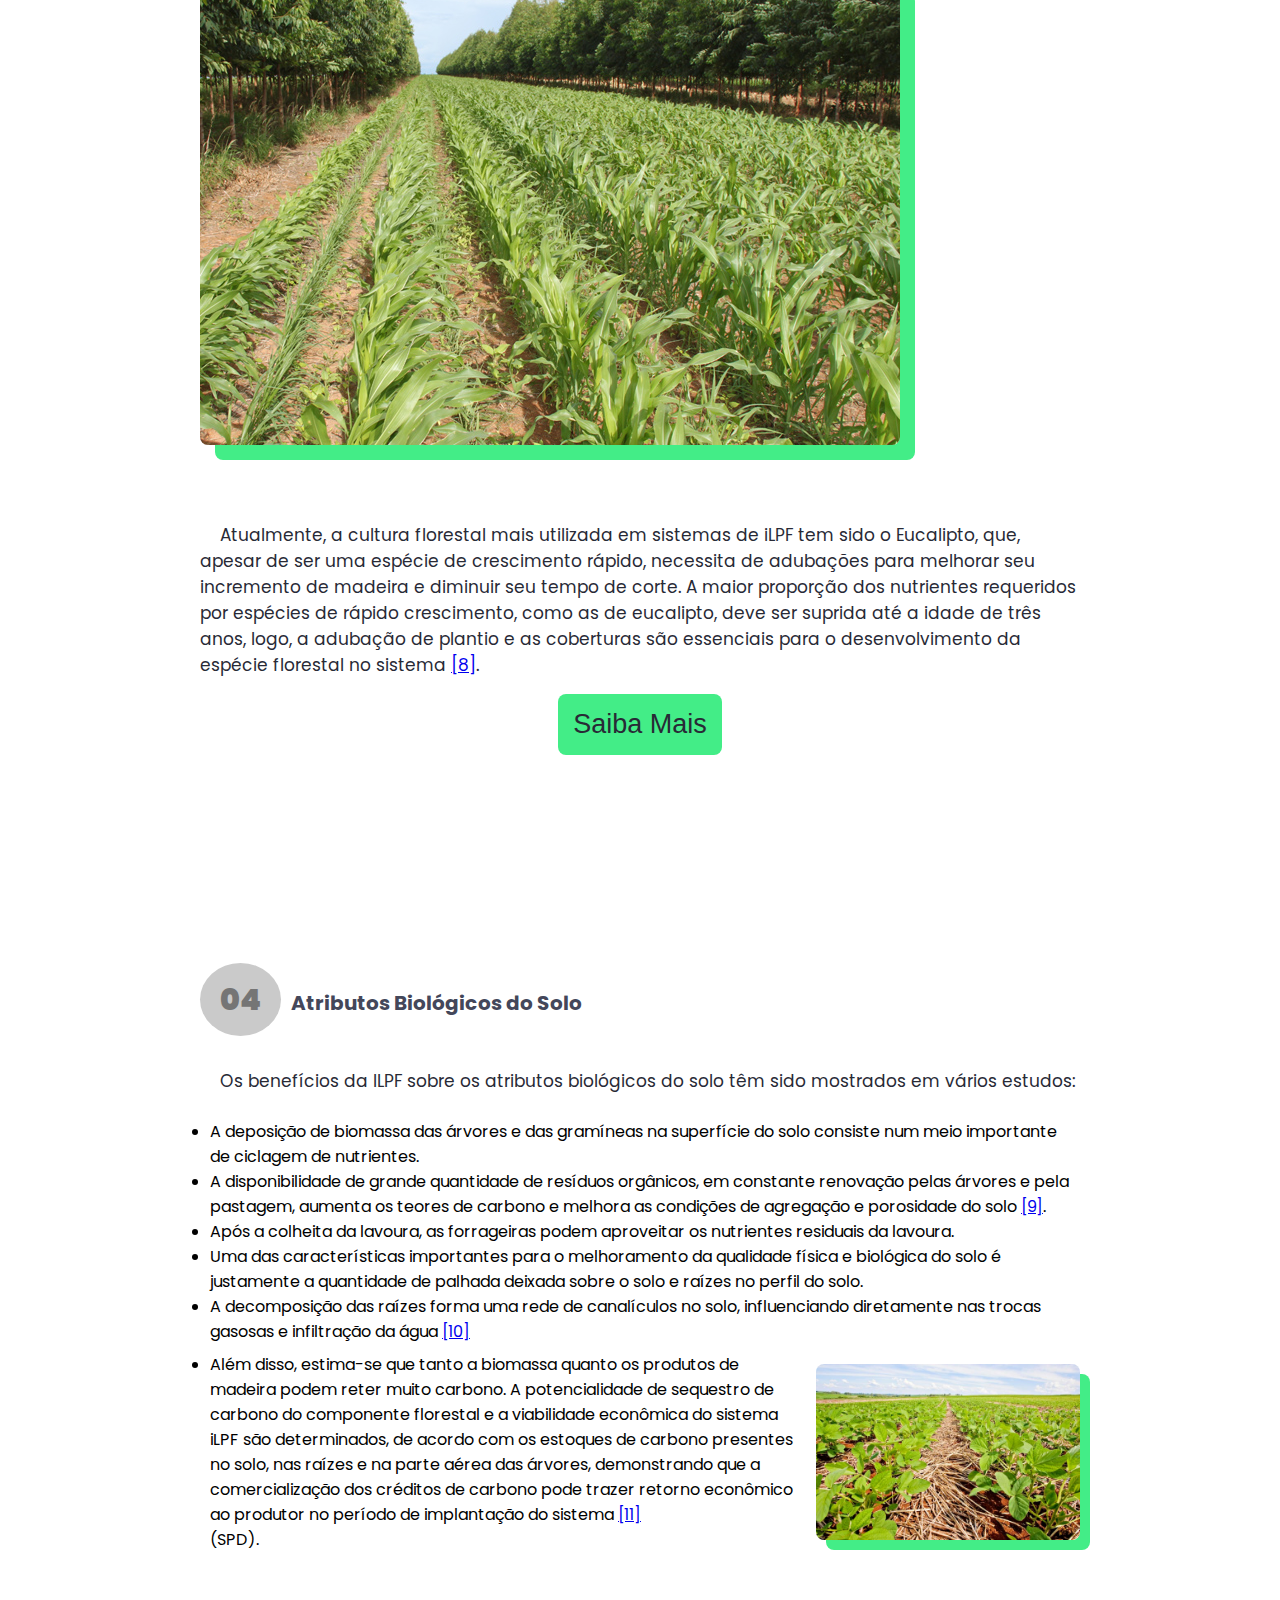
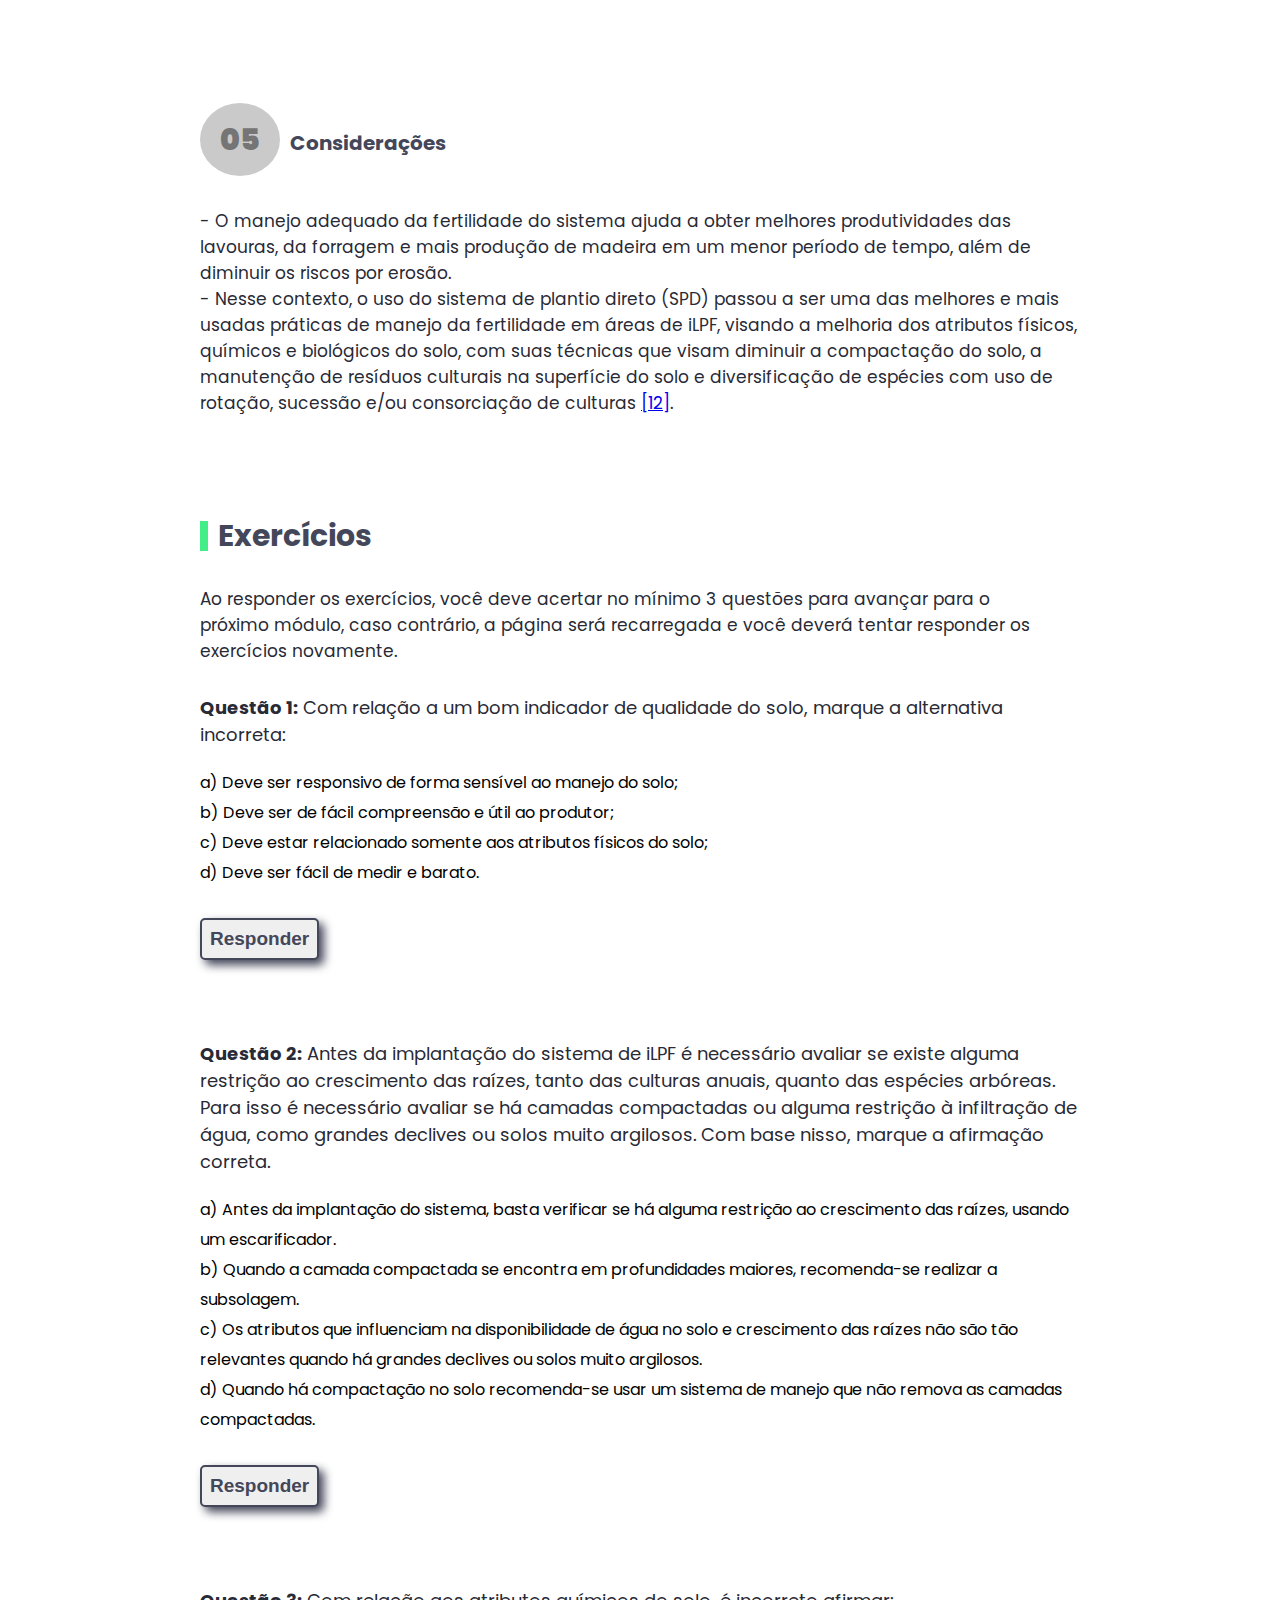
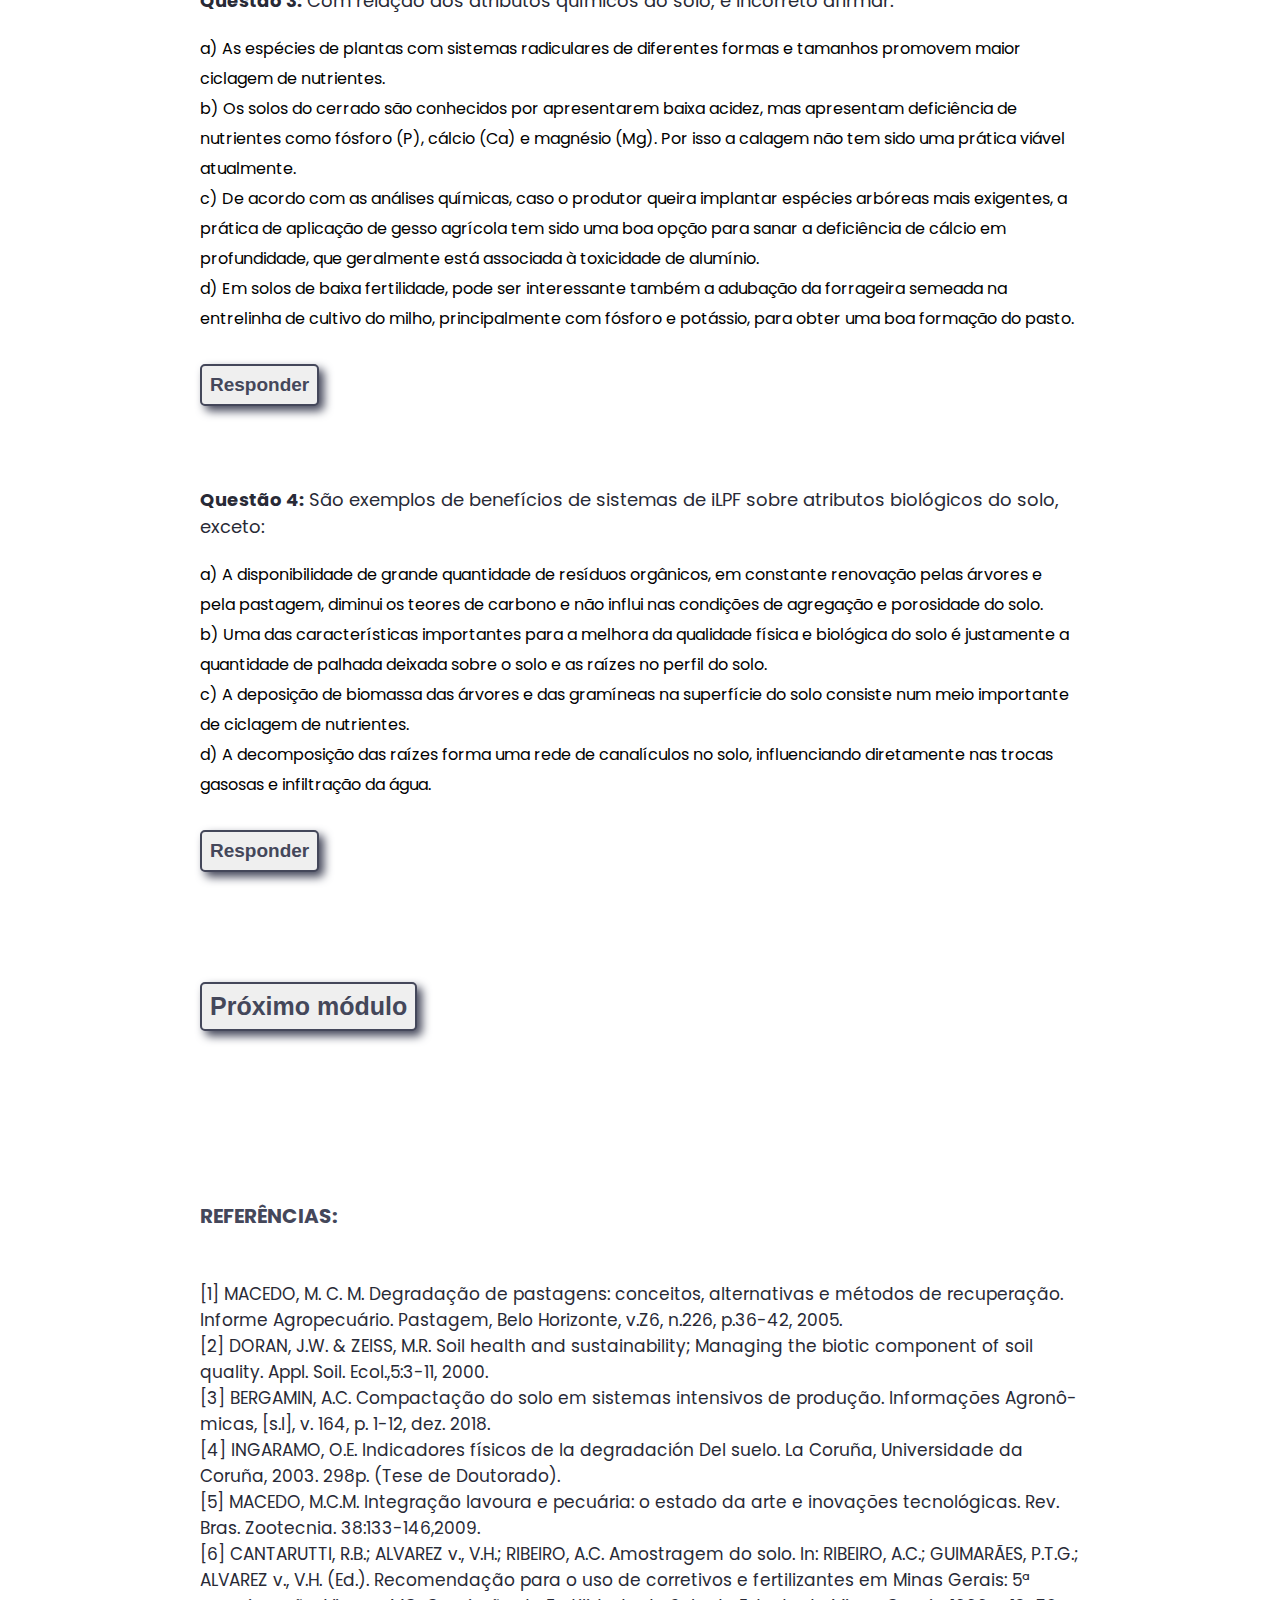
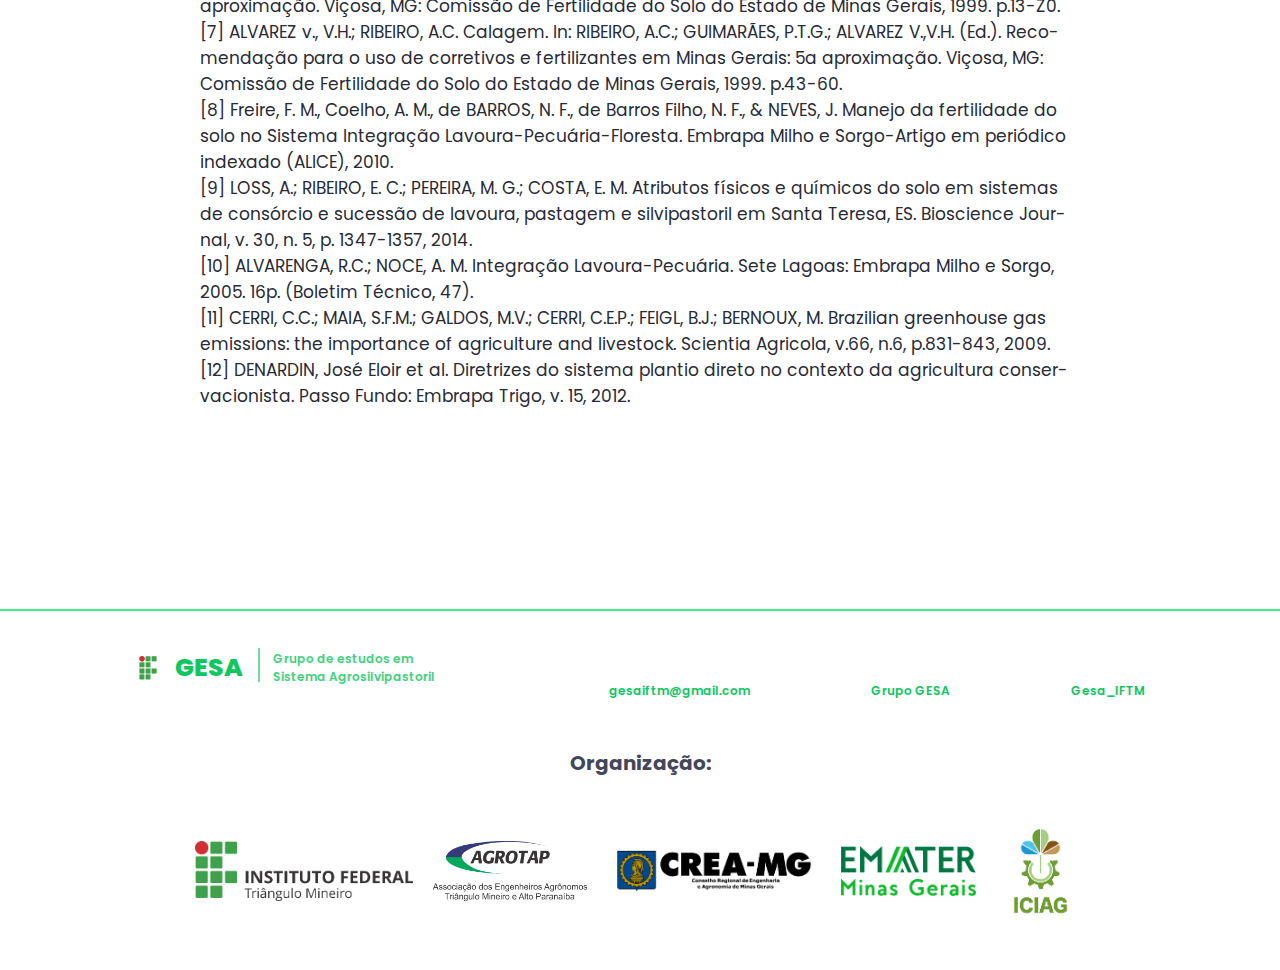
<file: content/module2.html>
<!DOCTYPE html>
<html lang="pt-br">

<head>
	<meta charset="UTF-8">
	<meta http-equiv="X-UA-Compatible" content="IE=edge">
	<meta name="viewport" content="width=device-width, initial-scale=1.0">
	<title>Conteúdo</title>

	<!-- STYLE -->
	<link rel="stylesheet" href="../complements/styles/content.css">
	<link rel="stylesheet" href="../complements/styles/partials/info.css">
	<link rel="stylesheet" href="../complements/styles/partials/container_text.css">
	<link rel="stylesheet" href="../complements/styles/partials/exercises.css">


	<!-- main -->
	<link rel="shortcut icon" href="../complements/images/logo.png">
	<link rel="stylesheet" href="https://pro.fontawesome.com/releases/v5.10.0/css/all.css"
		integrity="sha384-AYmEC3Yw5cVb3ZcuHtOA93w35dYTsvhLPVnYs9eStHfGJvOvKxVfELGroGkvsg+p" crossorigin="anonymous" />
	<link rel="stylesheet" href="../complements/styles/partials/container.css">
	<link rel="stylesheet" href="../complements/styles/partials/menu_mob.css">
	<link rel="stylesheet" href="../complements/styles/partials/header.css">
	<link rel="stylesheet" href="../complements/styles/partials/footer.css">
	<link rel="stylesheet" href="../complements/styles/partials/alerts.css">
		<link rel="stylesheet" href="../complements/styles/partials/link_word.css">


	<!--SCRIPTS-->
	<script type="text/javascript" src="../complements/scripts/menu_mob.js" defer></script>
	<script type="text/javascript" src="../complements/scripts/content.js" defer></script>
	<script type="text/javascript" src="../complements/scripts/complements_content.js" defer></script>


	<!--BUTTONS-->
	<link rel="stylesheet" href="../complements/styles/partials/dinamic_buttons.css">
	<link rel="stylesheet" href="../complements/styles/partials/learn_more.css">
</head>

<body>

	<header id="header">
		<div class="wrapper">
		  <div class="logo">
			<img class="logo-img" src="../complements/images/institutes/logo.png" alt="IFTM" />
		  </div>
  
		  <nav class="menu">
			<a href="../index.html" class="menu-link">Sobre</a>
			<a href="#footer" title="No rodapé" class="menu-link">Contato</a>
			<a href="../subscription.html#subscription_card"  id="cron_link" class="menu-link">Cronograma</a>
			<a href="../classroom.html" class="menu-link">Sala de aula</a>
		  </nav>
		</div>
  
		<div
		  style="
			display: flex;
			align-items: center;
			align-content: center;
			justify-content: center;
			align-self: center;
			justify-self: center;
			height: 100%;
		  "
		>
		  <button id="menu_button">
			<i class="fas fa-bars" style="color: white; font-size: 18px"></i>
			<span class="menu_mobile hidden">
			  <span id="close_menu_mobile"><i class="fas fa-angle-up"></i></span>
			  <a href="../index.html" class="menu_mobile_option">Sobre</a>
			  <a href="#footer" class="menu_mobile_option">Contato</a>
			  <a href="../subscription.html#subscription_card" class="menu_mobile_option"
				>Cronograma</a
			  >
			  <a
				style="border-radius: 0px 0px 5px 5px"
				href="../classroom.html"
				class="menu_mobile_option"
				>Sala de aula</a
			  >
			</span>
		  </button>
		</div>
	  </header>

<div class="alert_div">
	<div class="wrapper danger hidden">
		<p><b>Acertos insuficientes!</b> Refaça os exercícios do módulo para avançar. <br> Clique no botão abaixo</p>
		<button class="close_alert" onclick="location.reload()">OK</button>
		</div>
		<div class="wrapper congratulations hidden">
			<p>Parabéns! O módulo seguinte será desbloqueado.<i id="unlock_icon" class="fas fa-unlock"></i> <br> Clique no botão abaixo! </p><br>
			<button class="close_alert close_alert_congrat" onclick="location.reload()">OK</button>
		</div>
	</div>

		<div class="container_module_btns" id="container_module_btns">

			<div class="buttons">

				<button class="module_btn active_mod mod1_btn" data-module="container_mod1" onclick="openModule(this)" id="1" name="1">Módulo 1</button>
				<button class="user module_btn mod2_btn" data-module="container_mod2" onclick="openModule(this)" id="2" name="2">Módulo 2</button>
				<button class="module_btn mod3_btn" data-module="container_mod3" onclick="openModule(this)" id="3" name="3">Módulo 3</button>
				<button class="module_btn mod4_btn" data-module="container_mod4" onclick="openModule(this)" id="4" name="4">Módulo 4</button>
				<button class="module_btn mod5_btn" data-module="container_mod5" onclick="openModule(this)" id="5" name="5">Módulo 5</button>
				<button class="module_btn mod6_btn" data-module="container_mod6" onclick="openModule(this)" id="6" name="6">Módulo 6</button>
			
                <div class="line">
                    <span class="line_btn"></span>
                </div>
            </div>
		</div>



<!-- module_2 -->
<section id="container_mod2" class="container container_mod2 container_func">
    <section id="module2_content">

        <section class="info">

            <div class="wrapper">
                <h1 class="info_introduction">Manejo da Fertilidade<br>do Solo em áreas de ILPF</h1>

                <p class="info_description"> Neste módulo serão apresentados os fatores que afetam a disponibilidade dos nutrientes para as plantas e como estes devem ser manejados, iniciando-se com a correta análise química e física do solo, além de uma adequada correção da acidez, adubação e manejo dos resíduos orgânicos. Será demonstrado como a fertilidade do solo é essencial ao sucesso do sistema.</p>

            </div>

            <img class="info_img info_img_icon" id="icon_img" title="vecteezy.com" src="../complements/images/module2/img_1.jpg">

        </section>

        <a target="_blank" href="../complements/books/module_2.pdf"class="download_button">Baixar apostila</a>

        <section class="video_wrapper">
            <p class="video_description">Acompanhe o vídeo introdutório:</p>
            <iframe class="video_class" src="https://www.youtube.com/embed/nY0rKeAEDsw" title="YouTube video player" frameborder="0" allow="accelerometer; autoplay; clipboard-write; encrypted-media; gyroscope; picture-in-picture" allowfullscreen></iframe>
        </section>

        <!-- topic 01 mod2 -->
        <section class="container_text">

            <div class="wrapper">
                <h1 class="text_title"><b class="topic_number">01</b>Introdução</h1>

                <p> &nbsp &nbsp Das áreas utilizadas pela agropecuária no Brasil, um percentual elevado, especialmente o relativo às pastagens, encontra-se em alguma fase de degradação. O principal fator desencadeador da degradação está ligado a problemas de fertilidade do solo <a href="#ref_M2">[1]</a>. <br> 
                &nbsp &nbsp Nesse contexto, o Sistema integração Lavoura-Pecuária-Floresta (ILPF) já está consolidado como uma estratégia para essa recuperação. Por ser um sistema complexo de produção, as recomendações para a correção da fertilidade do solo devem estar adequadas às condições locais do sistema. <br>
                &nbsp &nbsp A fertilidade do solo está diretamente relacionada com a qualidade deste, que é medida a partir de indicadores. Um bom indicador deve responder de forma sensível ao manejo, estar relacionado com as funções desempenhadas pelo solo, ser compreensível e útil para o agricultor e de forma barata e fácil de medir <a href="#ref_M2">[2]</a>.
                &nbsp &nbsp Antes da implantação do sistema e durante seu manejo, a fertilidade do solo deve ser observada e manejada de acordo com três principais atributos: <br>
                    &nbsp &nbsp - Atributos físicos do solo; <br>
                    &nbsp &nbsp - Atributos químicos do solo; <br>
                    &nbsp &nbsp - Atributos biológicos do solo. <br></p>

            </div>
        </section>

        <!-- topic 02 mod2 -->
        <section class="container_text">

            <div class="wrapper">
                <h1 class="text_title"><b class="topic_number">02</b>Atributos Físicos do Solo</h1>

                <p> &nbsp &nbsp Antes da implantação do sistema de ILPF, é necessário avaliar se existe alguma restrição ao crescimento das raízes, tanto das culturas anuais, quanto das espécies arbóreas. Para isso é necessário avaliar se há camadas compactadas ou alguma restrição à infiltração de água, como grandes declives ou solos muito argilosos.</p>

                <div class="box_info">
                    &nbsp &nbsp A forma mais fácil de observar se há camadas compactadas em campo é verificando a resistência à penetração deste, que é feita por um equipamento conhecido por penetrômetro. Quando é identificada a compactação do solo, recomenda-se utilizar um sistema de manejo que possibilite romper a camada compactada. A escarificação é uma forma de reduzir a resistência do solo à penetração com pouca mobilização, o que é importante quando se trabalha com sistema de plantio direto (SPD).

                    <img title="Fonte: Canaoeste" class="box_img_right" src="../complements/images/module2/img_3.jpg">

                </div>

                <div class="box_info">

                    <img title="embrapa.com.br" class="box_img_left" src="../complements/images/module2/img_4.jpg">

                    <p> &nbsp &nbsp Quando a camada compactada está em profundidades não atingidas pelos escarificadores, a subsolagem é recomendada<a href="#ref_M2">[3]</a>.
                    &nbsp &nbsp Outros atributos que devem ser verificados antes e após a implantação do sistema são aqueles que vão influenciar no crescimento das raízes e disponibilidade de água no solo, como: Densidade do solo de partículas, porosidade total, textura do solo, velocidade de infiltração básica e infiltração acumulada de água no solo, estrutura e estabilidade dos agregados, entre outros. Tais atributos podem ser diagnosticados pelo técnico responsável a partir de análises de laboratório de amostras deformadas e indeformadas de solo <a href="#ref_M2">[4]</a>.</p>

                </div>
            </div>
        </section>
        <!-- topic 03 mod2 -->

        <section class="container_text">

            <div class="wrapper">
                <h1 class="text_title"><b class="topic_number">03</b>Atributos Químicos do Solo</h1>


                <p> &nbsp &nbsp As análises químicas são as mais comuns de serem realizadas. São de grande importância para a verificação dos teores dos nutrientes essenciais ao desenvolvimento das plantas e para a verificação de existência de acidez no solo, que é muito comum de ocorrer nos solos do cerrado. <br>
                &nbsp &nbsp Vários estudos têm mostrado os benefícios nos atributos químicos do solo provocados pela utilização de sistemas de integração: <br>
                </p>

                <ul>
                    <li>A presença de animais no sistema acelera o processo de ciclagem de nutrientes por disponibilizá-los na forma mineralizada por meio das fezes e urina. </li>
                    <li> Em Sistema ILP (integração Lavoura-Pecuária) um dos fatores que mais contribuem para a melhoria na fertilidade é a ciclagem dos nutrientes e a eficiência no uso de fertilizantes, em função das diferentes necessidades das culturas em rotação. </li>
                    <li>A combinação de pastagens seguidas de culturas anuais para a produção de grãos é mais eficiente na manutenção da qualidade química do solo, favorecendo o desenvolvimento das plantas.</li>
                    <li>As espécies com sistemas radiculares de diferentes formas e tamanhos promovem maior ciclagem de nutrientes <a href="#ref_M2">[5]</a>. </li>
                </ul> <br>

                <p>Antes da implantação do sistema é necessário realizar os procedimentos listados nos subtópicos seguintes:</p>


            </div>
        </section>

        <section class="container_dinamic">

            <section class="dinamic_buttons">
                <button class="d_button active dinamic-btn" data-target="content-1">
                    3.1 Amostragem de Solo </button>

                <button class="d_button dinamic-btn" data-target="content-2">
                    3.2 Calagem </button>

                <button class="d_button dinamic-btn" data-target="content-3">
                    3.3 Gessagem </button>

            </section>

            <section class="dinamic_content">

                <div class="p_content content-1 box_info">
                    <p>&nbsp &nbsp É uma etapa muito importante para que os resultados das análises químicas estejam de acordo com as características de cada área. Para que as amostras sejam representativas, a área a ser amostrada deverá ser a mais homogênea possível, subdividida em glebas ou talhões. Quanto à profundidade de amostragem, para a maioria das culturas, as amostras simples são coletadas na camada de 0 a 20 cm. Para áreas novas, principalmente quando pretende estabelecer culturas perenes, é indicado amostrar as camadas de 0 a 20 cm e de 20 a 40 cm <a href="#ref_M2">[6]</a>.</p>

                    <img title="embrapa.com.br" class="box_img_right" src="../complements/images/module2/img_5.jpg">

                </div>

                <div class="hidden p_content content-2 box_info">
                    <p>&nbsp &nbsp Os solos do cerrado são conhecidos por apresentarem acidez elevada, com altos teores de alumínio (Al) trocável e a deficiência de nutrientes como P, cálcio (Ca) e magnésio (Mg). Dessa forma, para que o potencial agrícola seja atingido, a correção da acidez do solo pela calagem faz-se necessária. <br>
                    &nbsp &nbsp No Sistema ILPF, pratica-se o cultivo de várias culturas de diversos graus de tolerância à acidez do solo. Tendo como base o cultivo de diferentes espécies, a recomendação de calagem deve priorizar a espécie mais exigente. No caso de SPD, após a sua implantação, recomenda-se, a calagem com aplicação de doses anuaismenores, em lugar de doses elevadas a cada três ou quatro anos <a href="#ref_M2">[7]</a>.
                    </p>

                    <img title="embrapa.com.br" class="box_img_right" src="../complements/images/module2/img_6.jpg">

                </div>

                <div class="hidden p_content content-3 box_info">
                    <p>&nbsp &nbsp De acordo com as análises químicas, caso o produtor queira implantar espécies arbóreas mais exigentes, a prática de aplicação de gesso agrícola tem sido uma boa opção para sanar a deficiência de Ca em profundidade, que geralmente está associada à toxicidade de Alumínio. Por esse fato, o uso do gesso tem sido recomendado junto com o calcário, proporcionando, assim, melhor distribuição do nutriente magnésio presente no calcário no perfil do solo <a href="#ref_M2">[7]</a>.
                    </p>

                    <img title="codevasf.gov.br" class="box_img_right" src="../complements/images/module2/img_7.jpg">

                </div>
            </section>
        </section>

        <section class="container_text">

            <div class="wrapper">
                <h1 class="text_title"><b class="subtopic_number">3.4</b>Recomendações e manejo de adubação</h1>

                <p> &nbsp &nbsp Em sistemas que utilizam a sucessão e a rotação de culturas, as recomendações de adubação priorizam a cultura com maior exigência nutricional. No caso de implantação do sistema, deve-se atentar para realizar uma adubação de plantio na espécie florestal, de acordo com a recomendação para a mesma, ou caso não haja alguma recomendação para a região, seguir a recomendação de algum técnico. <a href="#ref_M2">[8]</a>. <br> 
                &nbsp &nbsp Para o manejo da adubação, cabe lembrar que vai depender muito do nível de fertilidade do solo. Em solos de baixa fertilidade, pode ser interessante também a adubação da forrageira semeada na entrelinha de cultivo do milho, principalmente com P e K, para obter uma boa formação do pasto. Em solos onde os níveis de fertilidade enquadram-se com níveis maiores de fertilidade, pode-se efetuar a adubação apenas para a cultura do milho, por exemplo. Deve-se atentar também para a forma de aplicação e a época, adequando melhor ao sistema que for adotado. <br><br></p>

                <div class="img_isolated_div">
                    <img style="margin-bottom: 70px;" title="embrapa.com.br" class="isolated_img" src="../complements/images/module2/img_8.jpg">
                </div>

                <p> &nbsp &nbsp Atualmente, a cultura florestal mais utilizada em sistemas de iLPF tem sido o Eucalipto, que, apesar de ser uma espécie de crescimento rápido, necessita de adubações para melhorar seu incremento de madeira e diminuir seu tempo de corte. A maior proporção dos nutrientes requeridos por espécies de rápido crescimento, como as de eucalipto, deve ser suprida até a idade de três anos, logo, a adubação de plantio e as coberturas são essenciais para o desenvolvimento da espécie florestal no sistema <a href="#ref_M2">[8]</a>. <br> </p>

            </div>
        </section>

        
        <section class="learn_more" style="margin-bottom: 70px;" >

            <i  class="fas fa-video"></i>

            <button onclick="show_info(this)" data-lrn_mr="lrn_mr_2" class="button_visible">Saiba Mais</button>

            <div id="lrn_mr_2" class="information hidden">
                <section class="video_wrapper">
                    <iframe class="video_class" src="https://www.youtube.com/embed/C9xamr4nnuQ" title="YouTube video player" frameborder="0" allow="accelerometer; autoplay; clipboard-write; encrypted-media; gyroscope; picture-in-picture" allowfullscreen></iframe>
                    </section>
            </div>
        </section>

        <!-- topic 04 mod2-->

        <section class="container_text">

            <div class="wrapper">
                <h1 class="text_title"><b class="topic_number">04</b>Atributos Biológicos do Solo</h1>

                <p> &nbsp &nbsp Os benefícios da ILPF sobre os atributos biológicos do solo têm sido mostrados em vários estudos: </p><br>
                <ul>
                    <li>A deposição de biomassa das árvores e das gramíneas na superfície do solo consiste num meio importante de ciclagem de nutrientes.</li>
                    <li>A disponibilidade de grande quantidade de resíduos orgânicos, em constante renovação pelas árvores e pela pastagem, aumenta os teores de carbono e melhora as condições de agregação e porosidade do solo <a href="#ref_M2">[9]</a>.</li>
                    <li>Após a colheita da lavoura, as forrageiras podem aproveitar os nutrientes residuais da lavoura. </li>
                    <li>Uma das características importantes para o melhoramento da qualidade física e biológica do solo é justamente a quantidade de palhada deixada sobre o solo e raízes no perfil do solo. </li>
                    <li>A decomposição das raízes forma uma rede de canalículos no solo, influenciando diretamente nas trocas	gasosas e infiltração da água <a href="#ref_M2">[10]</a></li>
                </ul>

                <div class="box_info">
                    <ul>
                        <li>Além disso, estima-se que tanto a biomassa quanto os produtos de madeira podem reter muito carbono. A potencialidade de sequestro de carbono do componente florestal e a viabilidade econômica do sistema iLPF são determinados, de acordo com os estoques de carbono presentes no solo, nas raízes e na parte aérea das árvores, demonstrando que a comercialização dos créditos de carbono pode trazer retorno econômico ao produtor no período de implantação do sistema <a href="#ref_M2">[11]</a></li>(SPD).
                    </ul>

                    <img title="embrapa.com.br" class="box_img_right" src="../complements/images/module2/img_9.jpg">

                </div>
                <br>

            </div>
        </section>

        <!-- topic 05 mod2 -->

        <section class="container_text">

            <div class="wrapper">
                <h1 class="text_title"><b class="topic_number">05</b>Considerações</h1>

                <p> - O manejo adequado da fertilidade do sistema ajuda a obter melhores produtividades das lavouras, da forragem e mais produção de madeira em um menor período de tempo, além de diminuir os riscos por erosão. <br>
                - Nesse contexto, o uso do sistema de plantio direto (SPD) passou a ser uma das melhores e mais usadas práticas de manejo da fertilidade em áreas de iLPF, visando a melhoria dos atributos físicos, químicos e biológicos do solo, com suas técnicas que visam diminuir a compactação do solo, a manutenção de resíduos culturais na superfície do solo e diversificação de espécies com uso de rotação, sucessão e/ou consorciação de culturas <a href="#ref_M2">[12]</a>.</p>

            </div>
        </section>

        <!-- EXERCISES MOD2 -->
        <section class="info">

            <div class="wrapper">
                <h1 class="info_title">Exercícios</h1>
                <p class="info_description"> Ao responder os exercícios, você deve acertar no mínimo 3 questões para avançar para o próximo módulo, caso contrário, a página será recarregada e você deverá tentar responder os exercícios novamente. </p>

            </div>
        </section>


        <!-- Question 1 mod2 -->

        <section class="master_form master_formM2" id="master_form">
            <section id="2" data-question="Q1" class="form form1 form_from_M2">
                <p class="question"><b>Questão 1:</b> Com relação a um bom indicador de qualidade do solo, marque a alternativa incorreta:</p>

                <input class=" false input_option" hidden id="option1_q1_M2" type="radio">
                <label class="option" for="option1_q1_M2">a) Deve ser responsivo de forma sensível ao manejo do solo;</label>

                <input class=" false input_option" hidden id="option2_q1_M2" type="radio">
                <label class="option" for="option2_q1_M2">b) Deve ser de fácil compreensão e útil ao produtor;</label>

                <input class=" true input_option" hidden id="option3_q1_M2" type="radio">
                <label class="option option_true" for="option3_q1_M2">c) Deve estar relacionado somente aos atributos físicos do solo;</label>

                <input class=" false input_option" hidden id="option4_q1_M2" type="radio">
                <label class="option" for="option4_q1_M2">d) Deve ser fácil de medir e barato.</label>

                <button type="button" id="Q1" class="send_answer send_answer1">Responder</button>

                <div class="feedback">
                    <div class="hidden correct_answer correct_answerQ1">

                        <p>
                            <i class="fas fa-check-circle"></i>
                            <b>PARABÉNS!</b> <br>
                            <b>Resposta Correta.</b> Um bom indicador de qualidade do solo deve estar
                            relacionado com as funções desempenhadas por este, incluindo os atributos físicos, químicos e biológicos do solo.</p>

                    </div>

                    <div class="hidden wrong_answer wrong_answerQ1">
                        <p>
                            <i class="fas fa-times-circle"></i>
                            <b>RESPOSTA INCORRETA!</b></p>
                    </div>
                </div>
            </section>

            <div id="2" class=" div_answer hidden">
                <button class="see_answer" id="ans_Q1_M2">
                    Ver resposta</button>
                <p class="hidden answer ans_Q1_M2" >Resposta: Letra (c)<br>
                    Um bom indicador de qualidade do solo deve estar
                    relacionado com as funções desempenhadas por este, incluindo os atributos físicos, químicos e biológicos do solo.
                </p>
            </div>

            <!-- Question 2 mod2-->

            <section id="2" data-question="Q2" class="form form2 form_from_M2">
                <p class="question"><b>Questão 2:</b> Antes da implantação do sistema de iLPF é necessário avaliar se existe alguma restrição ao crescimento das raízes, tanto das culturas anuais, quanto das espécies arbóreas. Para isso é necessário avaliar se há camadas compactadas ou alguma restrição à infiltração de água, como grandes declives ou solos muito argilosos. Com base nisso, marque a afirmação correta.</p>

                <input class=" false input_option" id="option1_q2_M2" hidden type="radio">
                <label class="option" for="option1_q2_M2">a) Antes da implantação do sistema, basta verificar se há alguma restrição ao crescimento das raízes, usando um escarificador.</label>

                <input class=" true input_option" id="option2_q2_M2" hidden type="radio">
                <label class="option option_true" for="option2_q2_M2">b) Quando a camada compactada se encontra em profundidades maiores, recomenda-se realizar a subsolagem.</label>

                <input class=" false input_option" id="option3_q2_M2" hidden type="radio">
                <label class="option" for="option3_q2_M2">c) Os atributos que influenciam na disponibilidade de água no solo e crescimento das raízes não são tão relevantes quando há grandes declives ou solos muito argilosos.</label>

                <input class=" false input_option" id="option4_q2_M2" hidden type="radio">
                <label class="option" for="option4_q2_M2">d) Quando há compactação no solo recomenda-se usar um sistema de manejo que não remova as camadas compactadas.</label>

                <button type="button" id="Q2" class="send_answer send_answer2">Responder</button>

                <div class="feedback">
                    <div class="hidden correct_answer correct_answerQ2">

                        <p>
                            <i class="fas fa-check-circle"></i>
                            <b>PARABÉNS!</b> <br>
                            <b>Resposta Correta.</b> Em camadas compactadas de solo onde a escarificação não se torna efetiva, é necessário o uso de subsolagem. Recomenda-se realizar a subsolagem antes da implantação do sistema de iLPF, e, após sua implantação, trabalhar com plantas que favoreçam a descompactação do solo, com sistemas radiculares mais fortes e profundos.</p>

                    </div>
                    <div class="hidden wrong_answer wrong_answerQ2">
                        <p><i class="fas fa-times-circle"></i>
                            <b>RESPOSTA INCORRETA!</b>

                    </div>
                </div>
            </section>

            <div id="2" class="div_answer hidden">
                <button class="see_answer" id="ans_Q2_M2">
                    Ver resposta</button>
                <p class="hidden answer ans_Q2_M2" >Resposta: letrra (b) <br>
                    Em camadas compactadas de solo onde a escarificação não se torna efetiva, é necessário o uso de subsolagem. Recomenda-se realizar a subsolagem antes da implantação do sistema de iLPF, e, após sua implantação, trabalhar com plantas que favoreçam a descompactação do solo, com sistemas radiculares mais fortes e profundos.
                </p>
            </div>

            <!-- Question 3 mod2-->
            <section id="2" data-question="Q3" class="form form3 form_from_M2">
                <p class="question"><b>Questão 3:</b> Com relação aos atributos químicos do solo, é incorreto afirmar:
                </p>

                <input class=" false input_option" id="option1_q3_M2" hidden type="radio">
                <label class="option" for="option1_q3_M2">a) As espécies de plantas com sistemas radiculares de diferentes formas e tamanhos promovem maior ciclagem de nutrientes.</label>

                <input class=" true input_option" id="option2_q3_M2" hidden type="radio">
                <label class="option option_true" for="option2_q3_M2">b) Os solos do cerrado são conhecidos por apresentarem baixa acidez, mas apresentam deficiência de nutrientes como fósforo (P), cálcio (Ca) e magnésio (Mg). Por isso a calagem não tem sido uma prática viável atualmente.</label>

                <input class="false input_option" id="option3_q3_M2" hidden type="radio">
                <label class="option" for="option3_q3_M2">c) De acordo com as análises químicas, caso o produtor queira implantar espécies arbóreas mais exigentes, a prática de aplicação de gesso agrícola tem sido uma boa opção para sanar a deficiência de cálcio em profundidade, que geralmente está associada à toxicidade de alumínio.</label>

                <input class=" false input_option" id="option4_q3_M2" hidden type="radio">
                <label class="option" for="option4_q3_M2">d) Em solos de baixa fertilidade, pode ser interessante também a adubação da forrageira semeada na entrelinha de cultivo do milho, principalmente com fósforo e potássio, para obter uma boa formação do pasto.</label>

                <button type="button" id="Q3" class="send_answer send_answer3">Responder</button>

                <div class="feedback">
                    <div class="hidden correct_answer correct_answerQ3">

                        <p><i class="fas fa-check-circle"></i>
                            <b>PARABÉNS!!</b> <br>
                            <b>Resposta Correta.</b> Os solos do Cerrado geralmente apresentam acidez elevada, sendo necessária a prática de calagem visando reduzir a acidez e melhorar a disponibilidade de nutrientes, com o fósforo (P), cálcio (Ca) e magnésio (Mg). Deve-se ressaltar que tal prática deve ser orientada por um técnico responsável, a partir da análise química do solo. </p>

                    </div>

                    <div class="hidden wrong_answer wrong_answerQ3">
                        <p><i class="fas fa-times-circle"></i>
                            <b>RESPOSTA INCORRETA!</b>
                    </div>
                </div>
            </section>

            <div id="2" class="div_answer hidden">
                <button class="see_answer" id="ans_Q3_M2">
                    Ver resposta</button>
                <p class="hidden answer ans_Q3_M2" >Resposta: letra (b) <br>
                    Os solos do Cerrado geralmente apresentam acidez elevada, sendo necessária a prática de calagem visando reduzir a acidez e melhorar a disponibilidade de nutrientes, com o fósforo (P), cálcio (Ca) e magnésio (Mg). Deve-se ressaltar que tal prática deve ser orientada por um técnico responsável, a partir da análise química do solo. 
                </p>
            </div>

            <!-- Question 4 mod2-->

            <section id="2" data-question="Q4" class="form form4 form_from_M2">
                <p class="question"><b>Questão 4:</b> São exemplos de benefícios de sistemas de iLPF sobre atributos biológicos do solo, exceto:</p>

                <input class="true input_option" id="option1_q4_M2" hidden type="radio">
                <label class="option option_true" for="option1_q4_M2">a) A disponibilidade de grande quantidade de resíduos orgânicos, em constante renovação pelas árvores e pela pastagem, diminui os teores de carbono e não influi nas condições de agregação e porosidade do solo.</label>

                <input class="false input_option" id="option2_q4_M2" hidden type="radio">
                <label class="option" for="option2_q4_M2">b) Uma das características importantes para a melhora da qualidade física e biológica do solo é justamente a quantidade de palhada deixada sobre o solo e as raízes no perfil do solo.</label>

                <input class=" false input_option" id="option3_q4_M2" hidden type="radio">
                <label class="option" for="option3_q4_M2">c) A deposição de biomassa das árvores e das gramíneas na superfície do solo consiste num meio importante de ciclagem de nutrientes.</label>

                <input class=" false input_option" id="option4_q4_M2" hidden type="radio">
                <label class="option" for="option4_q4_M2">d) A decomposição das raízes forma uma rede de canalículos no solo, influenciando diretamente nas trocas gasosas e infiltração da água.</label>

                <button type="button" id="Q4" class="send_answer send_answer4">Responder</button>

                <div class="feedback">
                    <div class="hidden correct_answer correct_answerQ4">
                        <p>
                            <i class="fas fa-check-circle"></i>
                            <b>PARABÉNS!</b> <br>
                            <b>Resposta Correta.</b> A disponibilidade de grande quantidade de resíduos orgânicos, em constante renovação pelas árvores e pela pastagem, aumenta os teores de carbono e melhora as condições de agregação e porosidade do solo, além de favorecer a ciclagem de nutrientes e maior fertilidade do solo a longo prazo.</p>
                    </div>

                    <div class="hidden wrong_answer wrong_answerQ4">
                        <p><i class="fas fa-times-circle"></i>
                            <b>RESPOSTA INCORRETA!</b>

                    </div>
                </div>
            </section>

            <div id="2" class="div_answer hidden">
                <button class="see_answer" id="ans_Q4_M2">
                    Ver resposta</button>
                <p class="hidden answer ans_Q4_M2" >Resposta: letra (a) <br>
                    A disponibilidade de grande quantidade de resíduos orgânicos, em constante renovação pelas árvores e pela pastagem, aumenta os teores de carbono e melhora as condições de agregação e porosidade do solo, além de favorecer a ciclagem de nutrientes e maior fertilidade do solo a longo prazo.</p>
            </div>

            <div class="form" id="2">
                <button class="finish" id="send_answer_finish" onclick="checkAll()">Próximo módulo</button>
            </div>
        </section>


        <!-- References mod2-->
        <section class="container_text" id="ref_M2">
            <div class="wrapper references">
                <h1 class="text_title">REFERÊNCIAS:</h1>

                <p>[1] MACEDO, M. C. M. Degradação de pastagens: conceitos, alternativas e métodos de recuperação. Informe Agropecuário. Pastagem, Belo Horizonte, v.Z6, n.226, p.36-42, 2005.<br>
                [2] DORAN, J.W. & ZEISS, M.R. Soil health and sustainability; Managing the biotic component of soil quality. Appl. Soil. Ecol.,5:3-11, 2000. <br>
                [3] BERGAMIN, A.C. Compactação do solo em sistemas intensivos de produção. Informações Agronômicas, [s.l], v. 164, p. 1-12, dez. 2018. <br>
                [4] INGARAMO, O.E. Indicadores físicos de la degradación Del suelo. La Coruña, Universidade da Coruña,	2003. 298p. (Tese de Doutorado). <br>
                [5] MACEDO, M.C.M. Integração lavoura e pecuária: o estado da arte e inovações tecnológicas. Rev. Bras. Zootecnia. 38:133-146,2009. <br>
                [6] CANTARUTTI, R.B.; ALVAREZ v., V.H.; RIBEIRO, A.C. Amostragem do solo. In: RIBEIRO, A.C.; GUIMARÃES, P.T.G.; ALVAREZ v., V.H. (Ed.). Recomendação para o uso de corretivos e fertilizantes em Minas Gerais: 5ª aproximação. Viçosa, MG: Comissão de Fertilidade do Solo do Estado de Minas Gerais, 1999. p.13-Z0. <br>
                [7] ALVAREZ v., V.H.; RIBEIRO, A.C. Calagem. In: RIBEIRO, A.C.; GUIMARÃES, P.T.G.; ALVAREZ V.,V.H. (Ed.). Recomendação para o uso de corretivos e fertilizantes em Minas Gerais: 5a aproximação. Viçosa, MG: Comissão de Fertilidade do Solo do Estado de Minas Gerais, 1999. p.43-60. <br>
                [8] Freire, F. M., Coelho, A. M., de BARROS, N. F., de Barros Filho, N. F., & NEVES, J. Manejo da fertilidade do solo no Sistema Integração Lavoura-Pecuária-Floresta. Embrapa Milho e Sorgo-Artigo em periódico indexado (ALICE), 2010. <br>
                [9] LOSS, A.; RIBEIRO, E. C.; PEREIRA, M. G.; COSTA, E. M. Atributos físicos e químicos do solo em sistemas de consórcio e sucessão de lavoura, pastagem e silvipastoril em Santa Teresa, ES. Bioscience Journal, v. 30, n. 5, p. 1347-1357, 2014. <br>
                [10] ALVARENGA, R.C.; NOCE, A. M. Integração Lavoura-Pecuária. Sete Lagoas: Embrapa Milho e Sorgo, 2005. 16p. (Boletim Técnico, 47). <br>
                [11] CERRI, C.C.; MAIA, S.F.M.; GALDOS, M.V.; CERRI, C.E.P.; FEIGL, B.J.; BERNOUX, M. Brazilian greenhouse gas emissions: the importance of agriculture and livestock. Scientia Agricola, v.66, n.6, p.831-843, 2009. <br>
                [12] DENARDIN, José Eloir et al. Diretrizes do sistema plantio direto no contexto da agricultura conservacionista. Passo Fundo: Embrapa Trigo, v. 15, 2012.</p>

            </div>
        </section>
</section>
    </section>
        




        <footer id="footer">
            <div class="wrapper">
              <div class="logo">
                <img
                  class="logo-img"
                  src="../complements/images/logo_normal.png"
                  alt="IFTM"
                />
                <h1 class="logo-name">GESA</h1>
                <p class="Group">
                  Grupo de estudos em <br />
                  Sistema Agrosilvipastoril
                </p>
              </div>
            </div>
      
            <div class="contact">
              <div class="contact_card">
                <a href="mailto: gesaiftm@gmail.com" id="email"
                  ><i
                    id="mail_icon"
                    class="far fa-envelope"
                    style="font-weight: 300"
                  ></i>
                  <br />
                  <p id="email">gesaiftm@gmail.com</p>
                </a>
              </div>
              <div class="contact_card">
                <a
                  href="https://chat.whatsapp.com/LN9nksrvMqDJXSMikphJZr"
                  id="whatsapp"
                >
                  <i
                    id="whatsapp_icon"
                    class="fab fa-whatsapp"
                    style="font-weight: 300"
                  ></i>
                  <br />
                  <p id="whatsapp" class="cont">Grupo GESA</p>
                </a>
              </div>
              <div class="contact_card">
                <a href="https://www.instagram.com/gesa_iftm/" id="insta"
                  ><i
                    id="insta_icon"
                    class="fab fa-instagram"
                    style="font-weight: 300"
                  ></i>
                  <br />
                  <p id="insta" class="cont">Gesa_IFTM</p></a
                >
              </div>
            </div>
        
          </footer>
      
          <h1 class="h1_org">Organização:</h1>
      
          <div class="div_logos">
      
            <a href="https://iftm.edu.br/"><img src="../complements/images/institutes/iftm.png" id="iftm"alt=""></a>
            <a href="https://www.crea-mg.org.br/node/79"><img src="../complements/images/institutes/agrotap.png" id="agrotap"alt=""></a>
            <a href="https://www.crea-mg.org.br/node/79"><img src="../complements/images/institutes/crea.png" id="crea"alt=""></a>
            <a href="https://www.emater.mg.gov.br/"><img src="../complements/images/institutes/emater.png" id="emater" alt=""></a>
            <a href="http://www.iciag.ufu.br/"><img src="../complements/images/institutes/iciag.png" id="iciag"alt=""></a>
          </div>

</body>
</html>
</file>
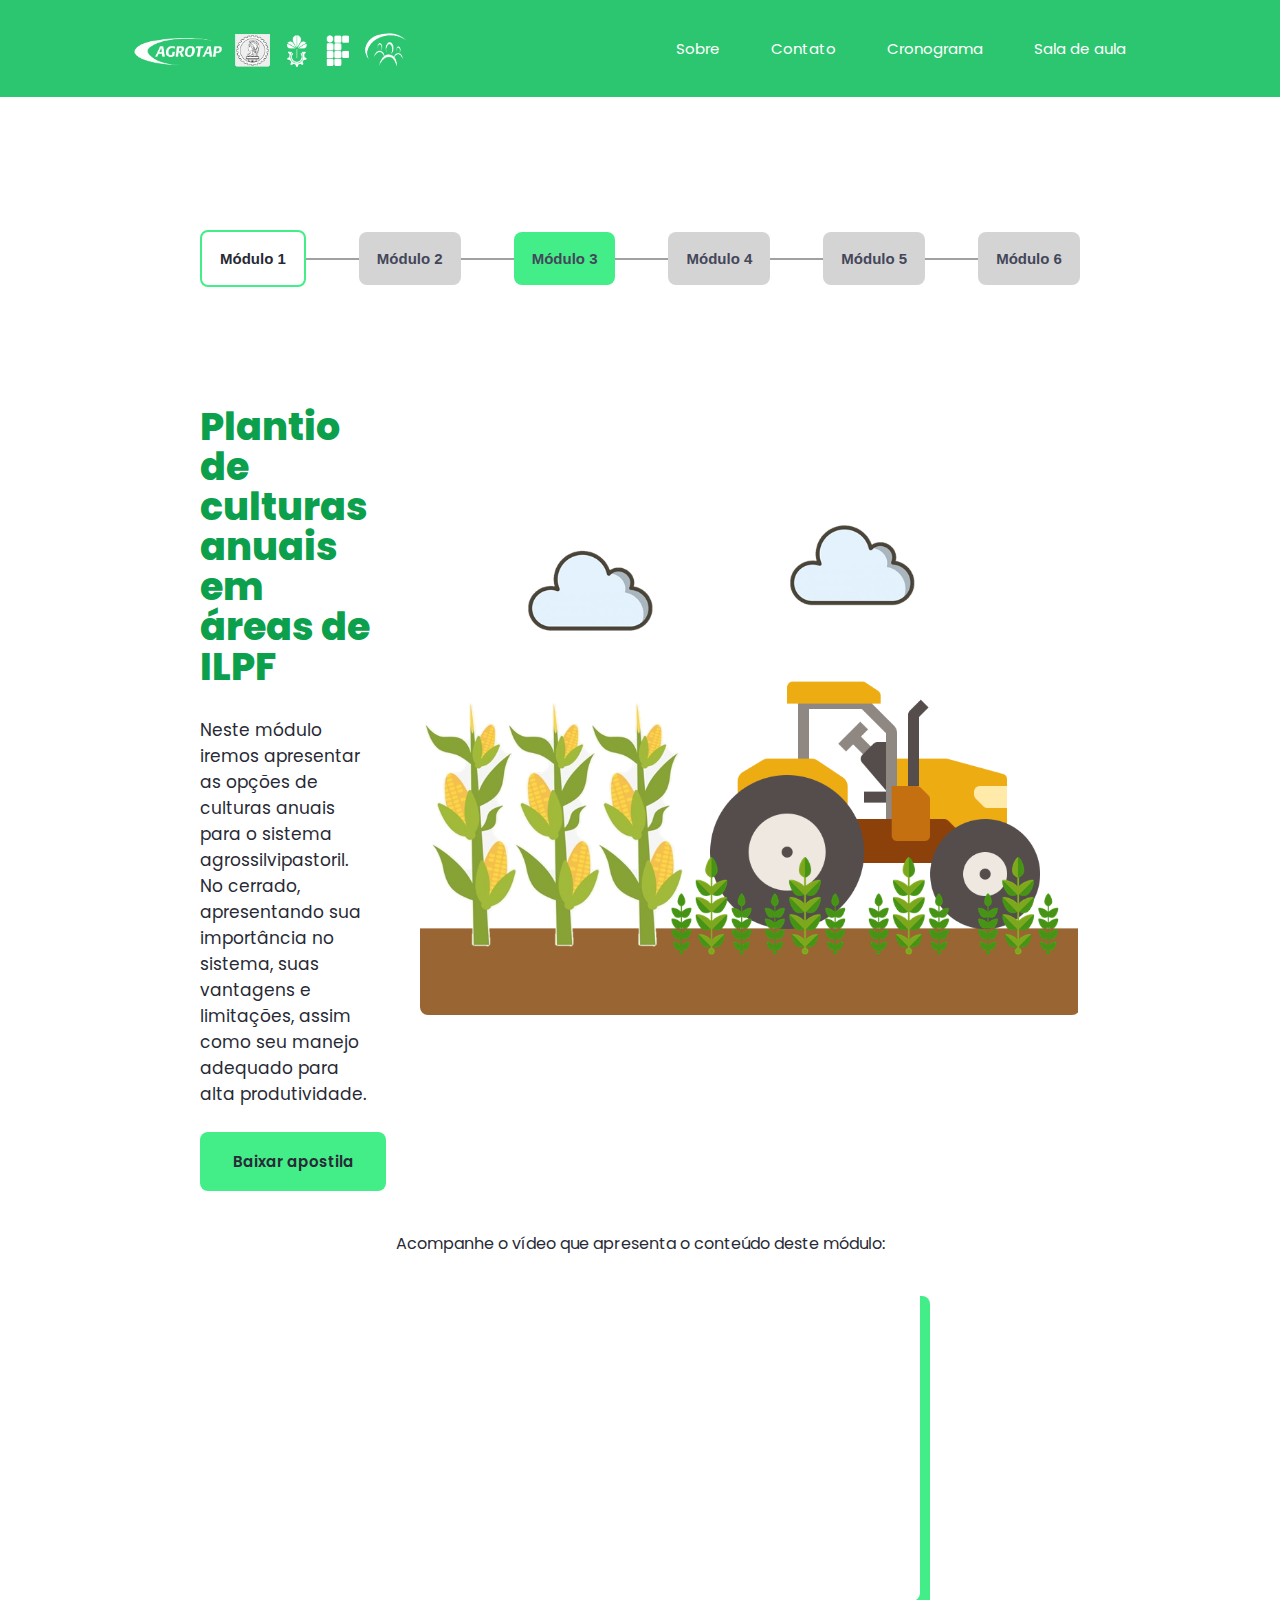
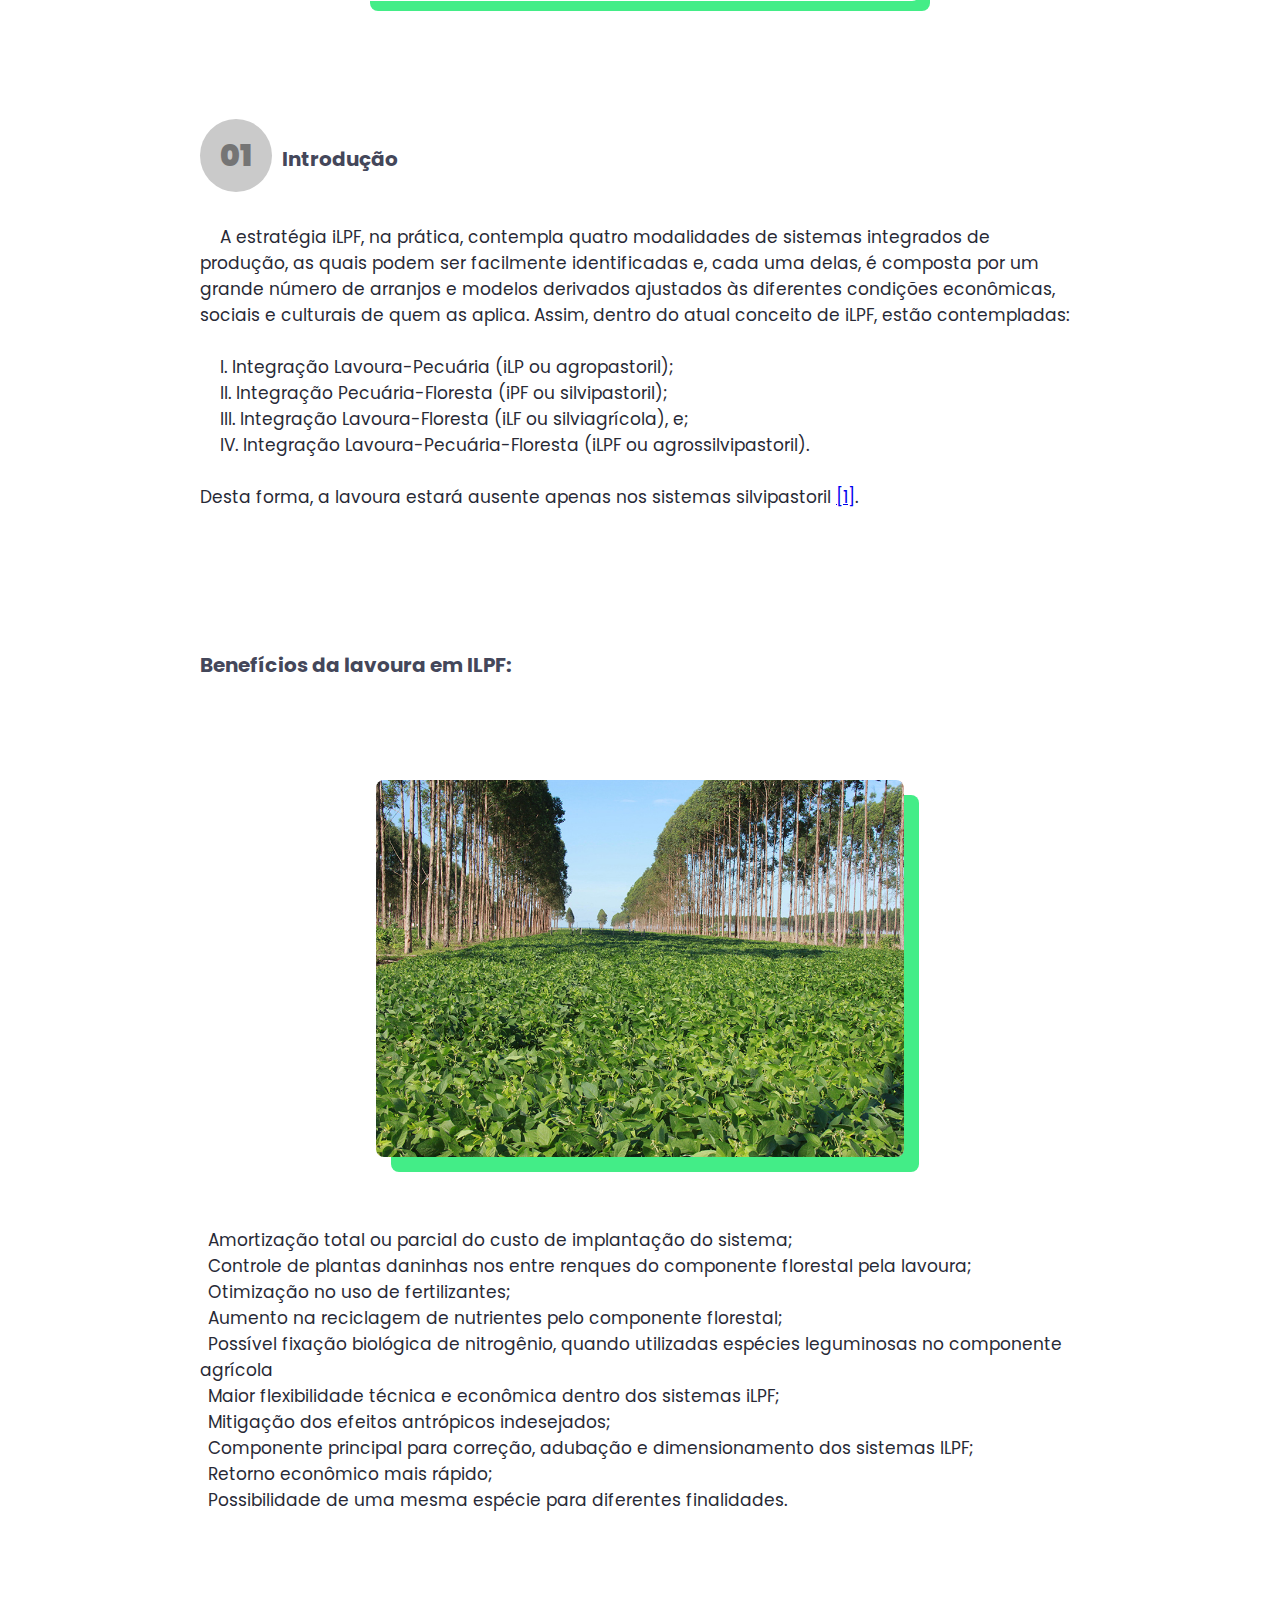
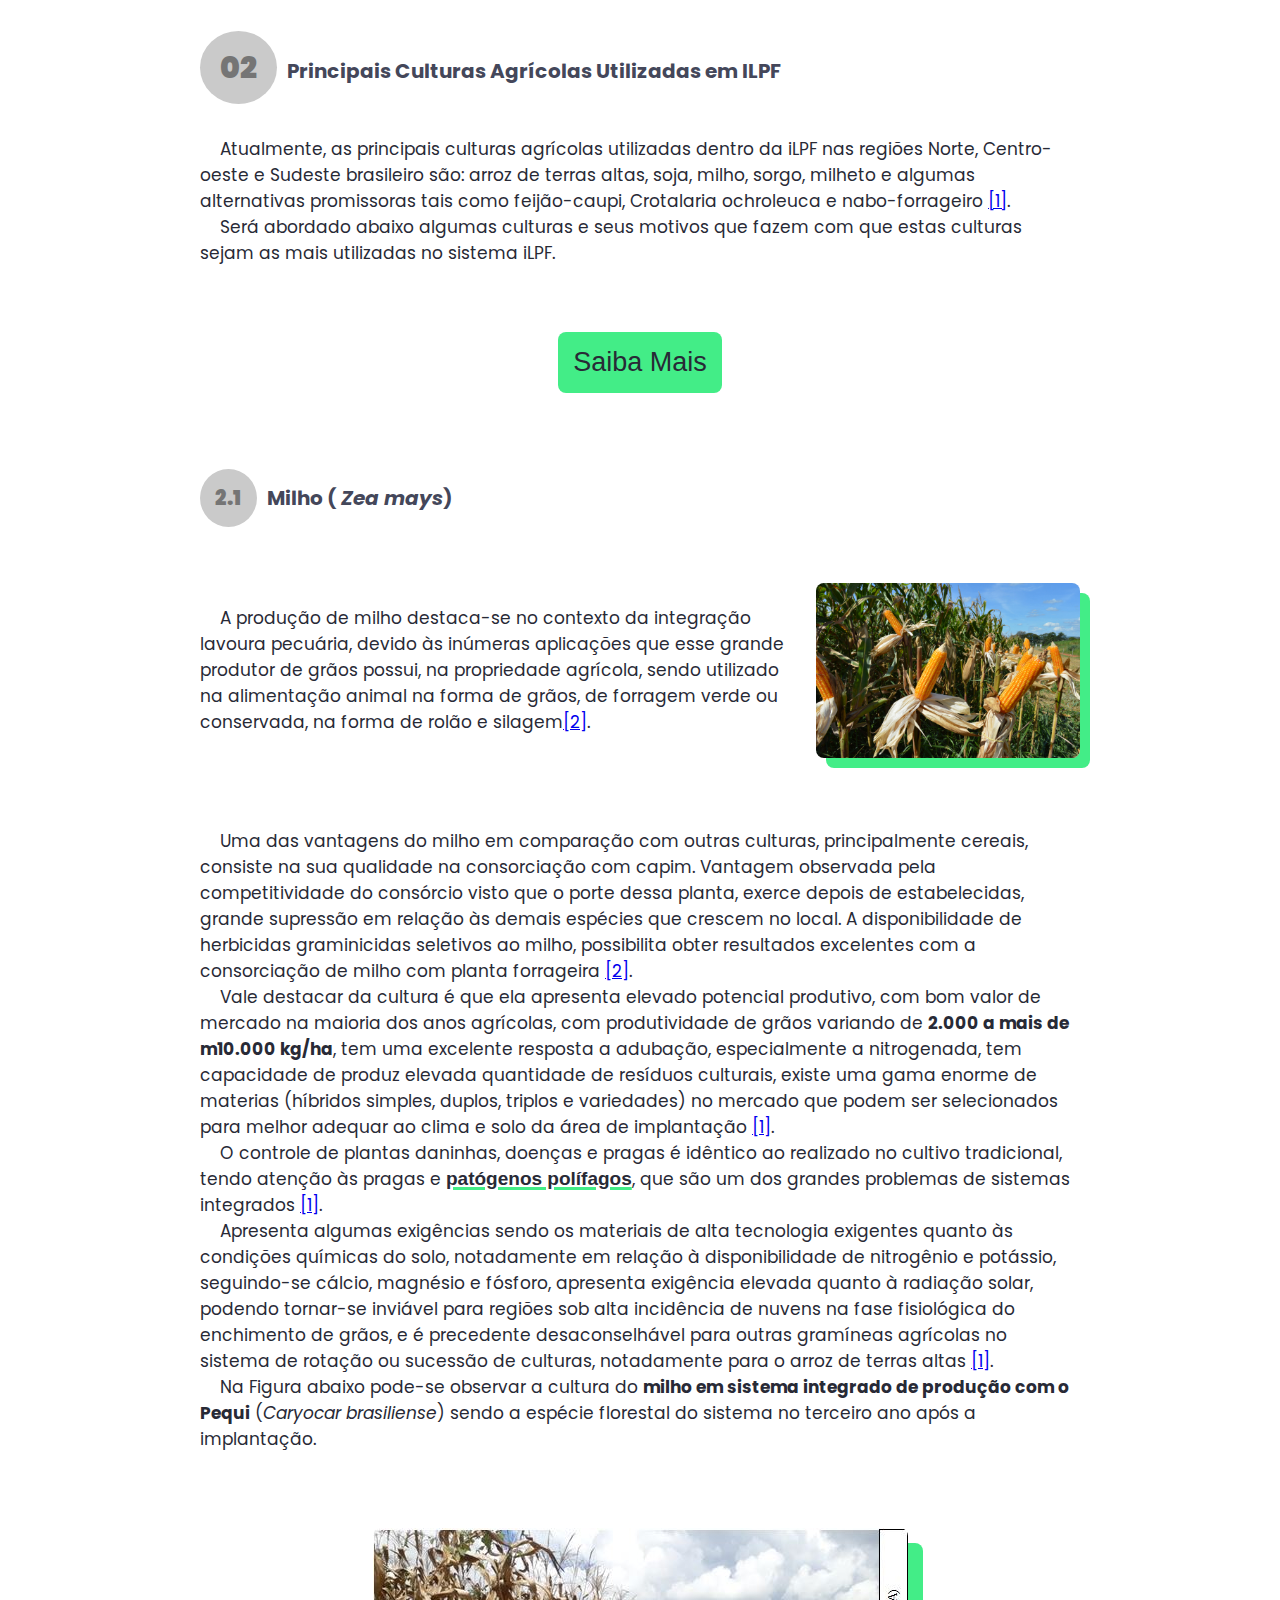
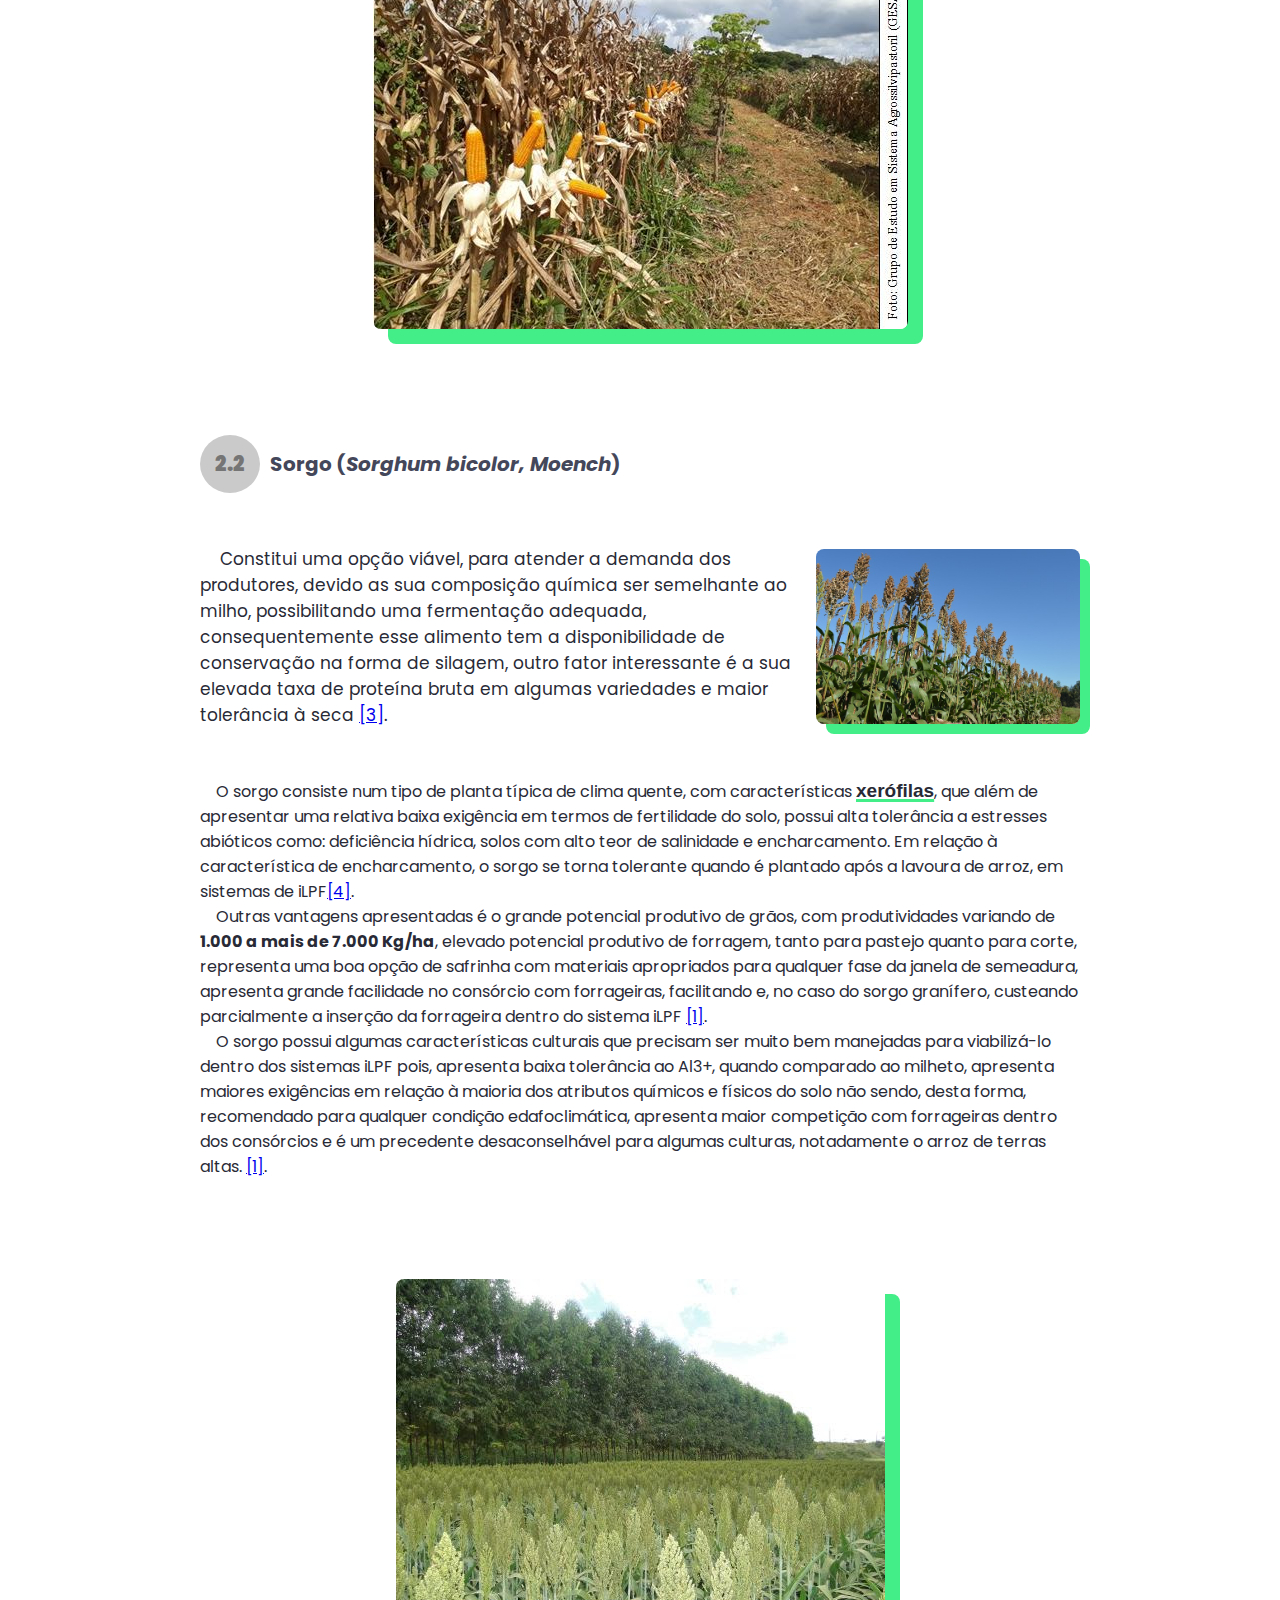
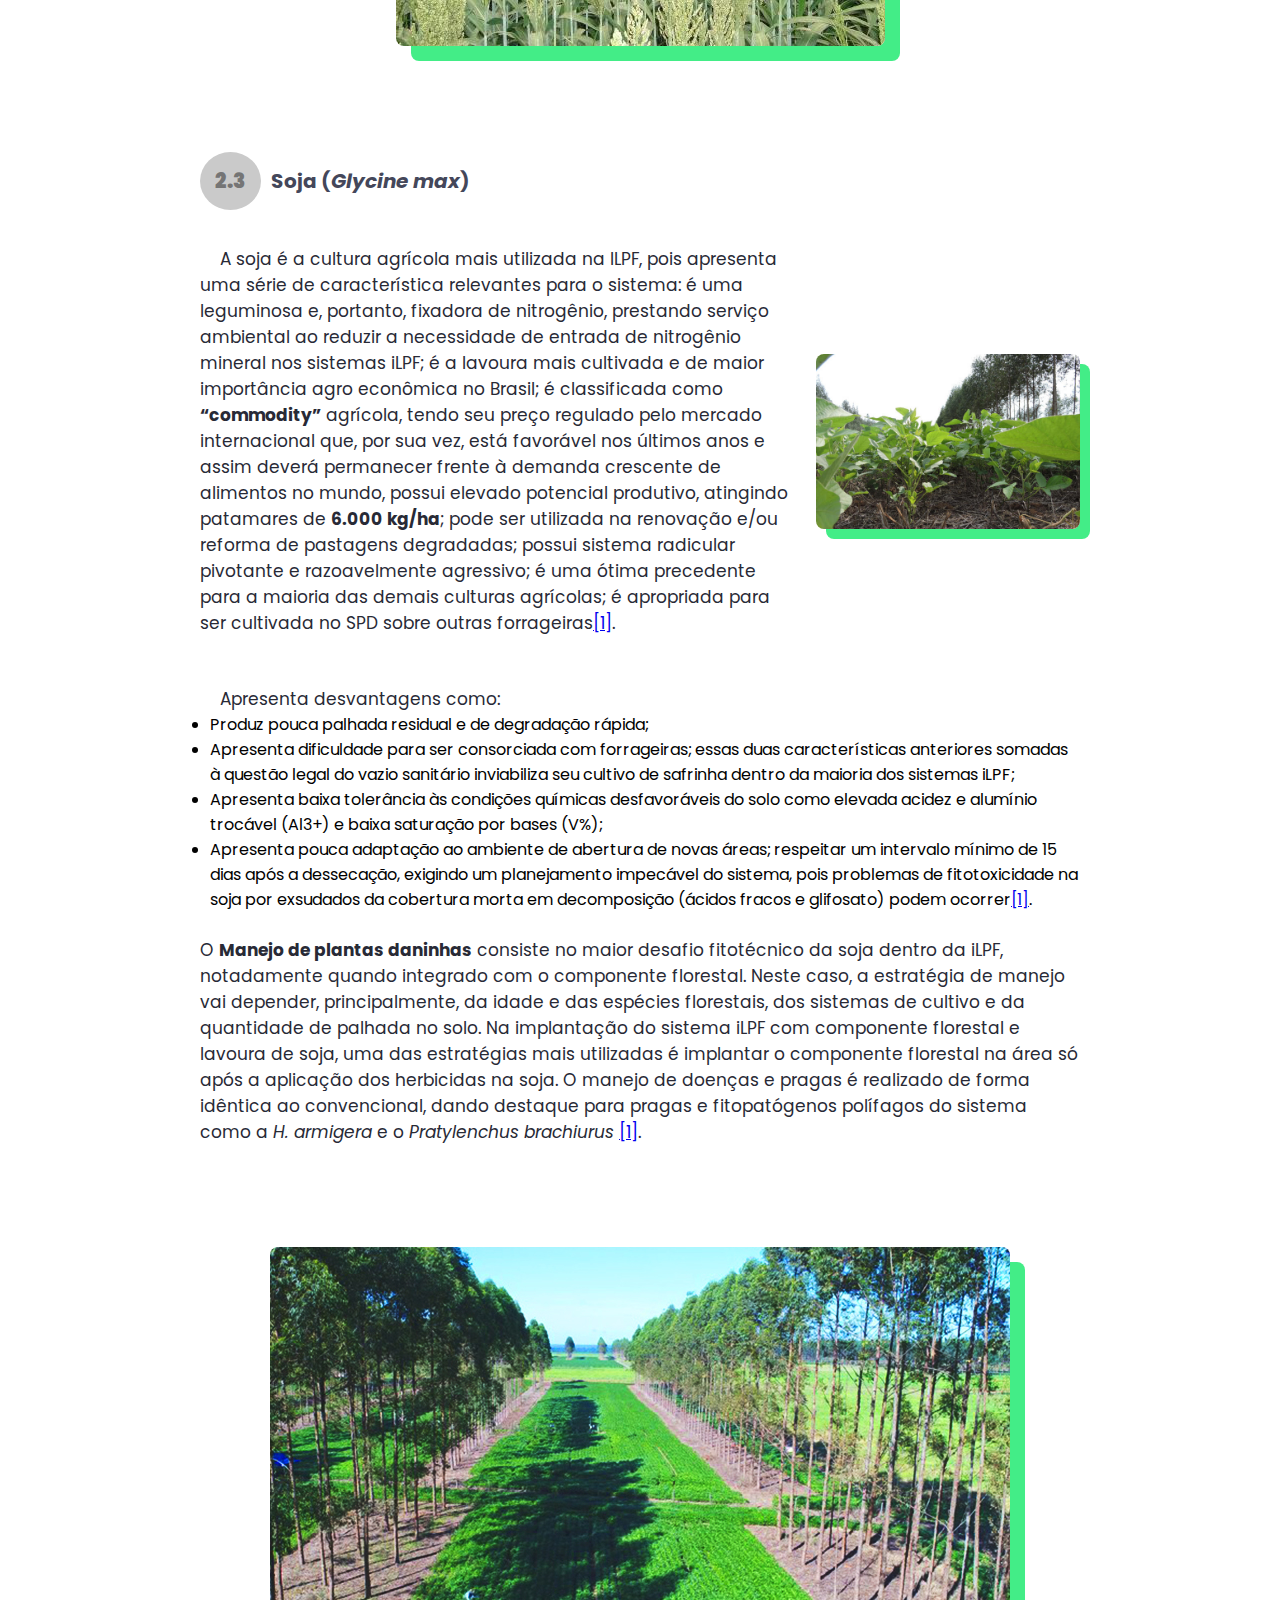
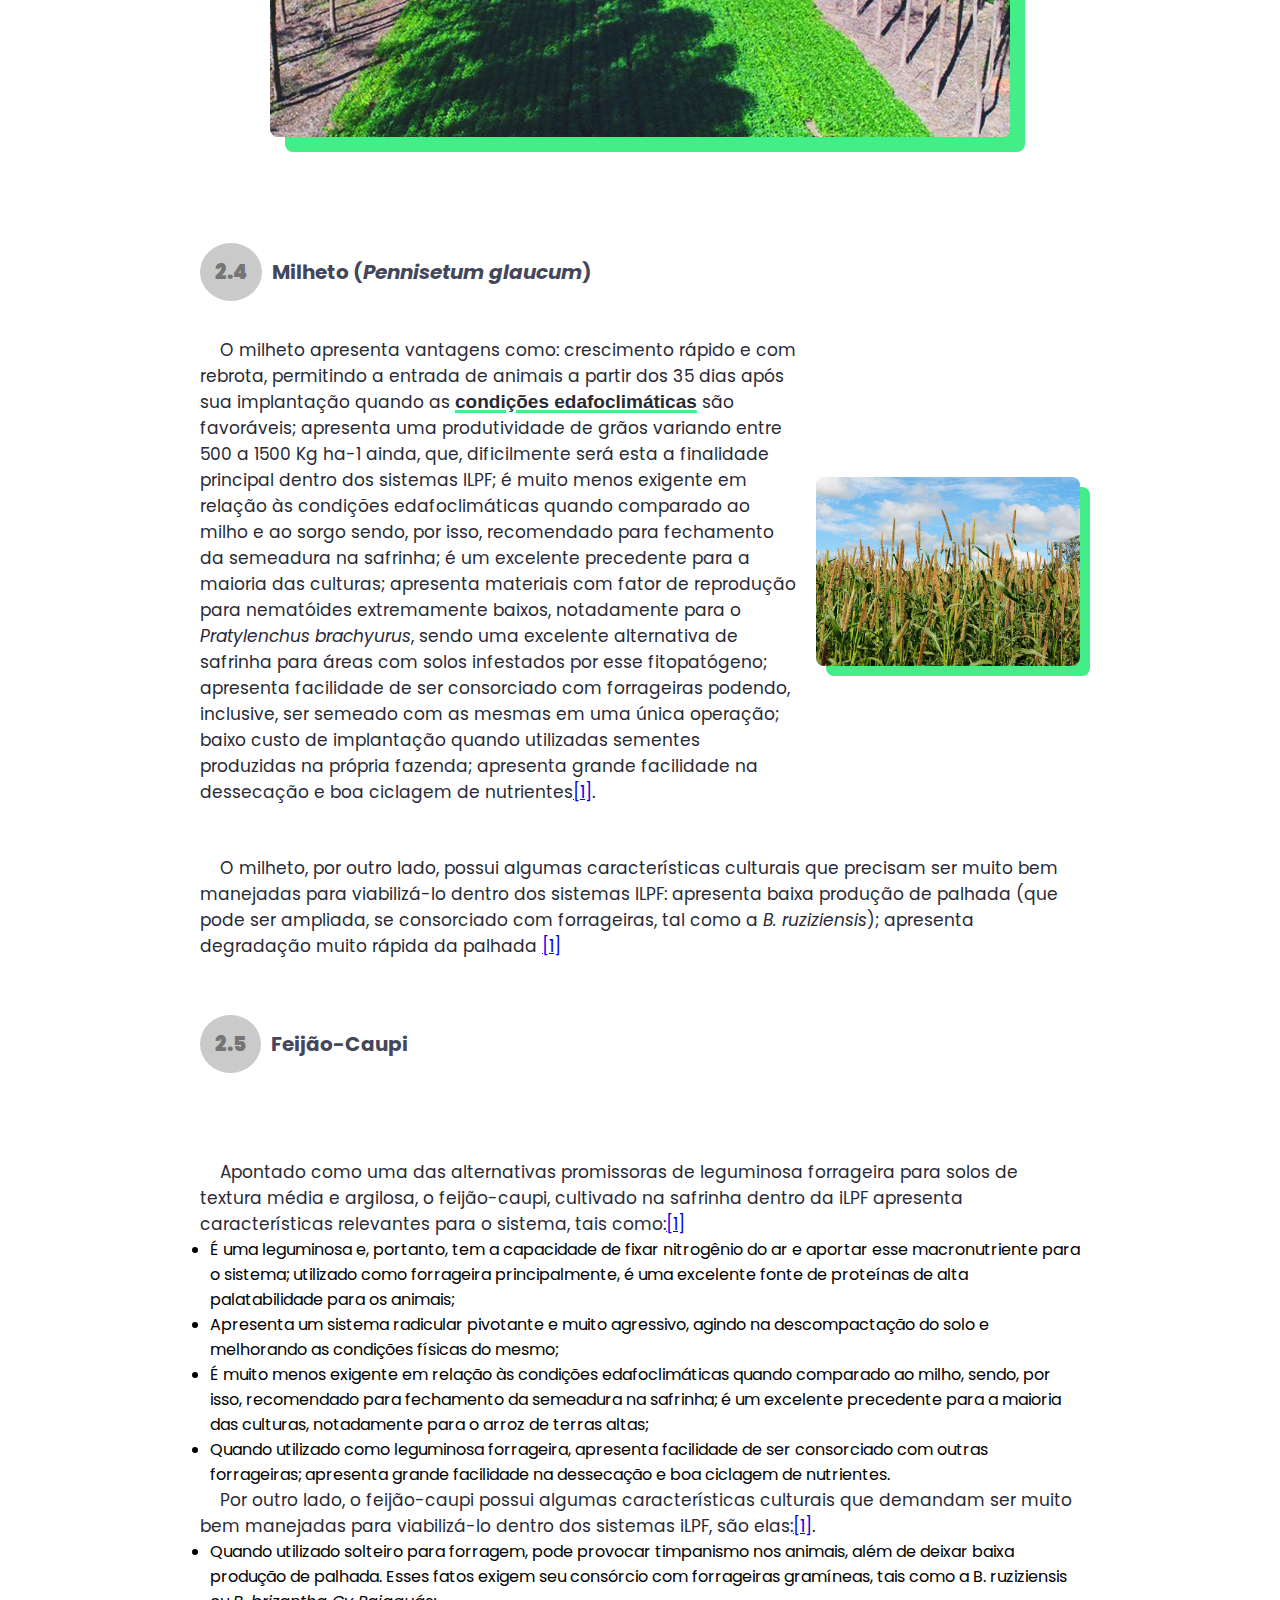
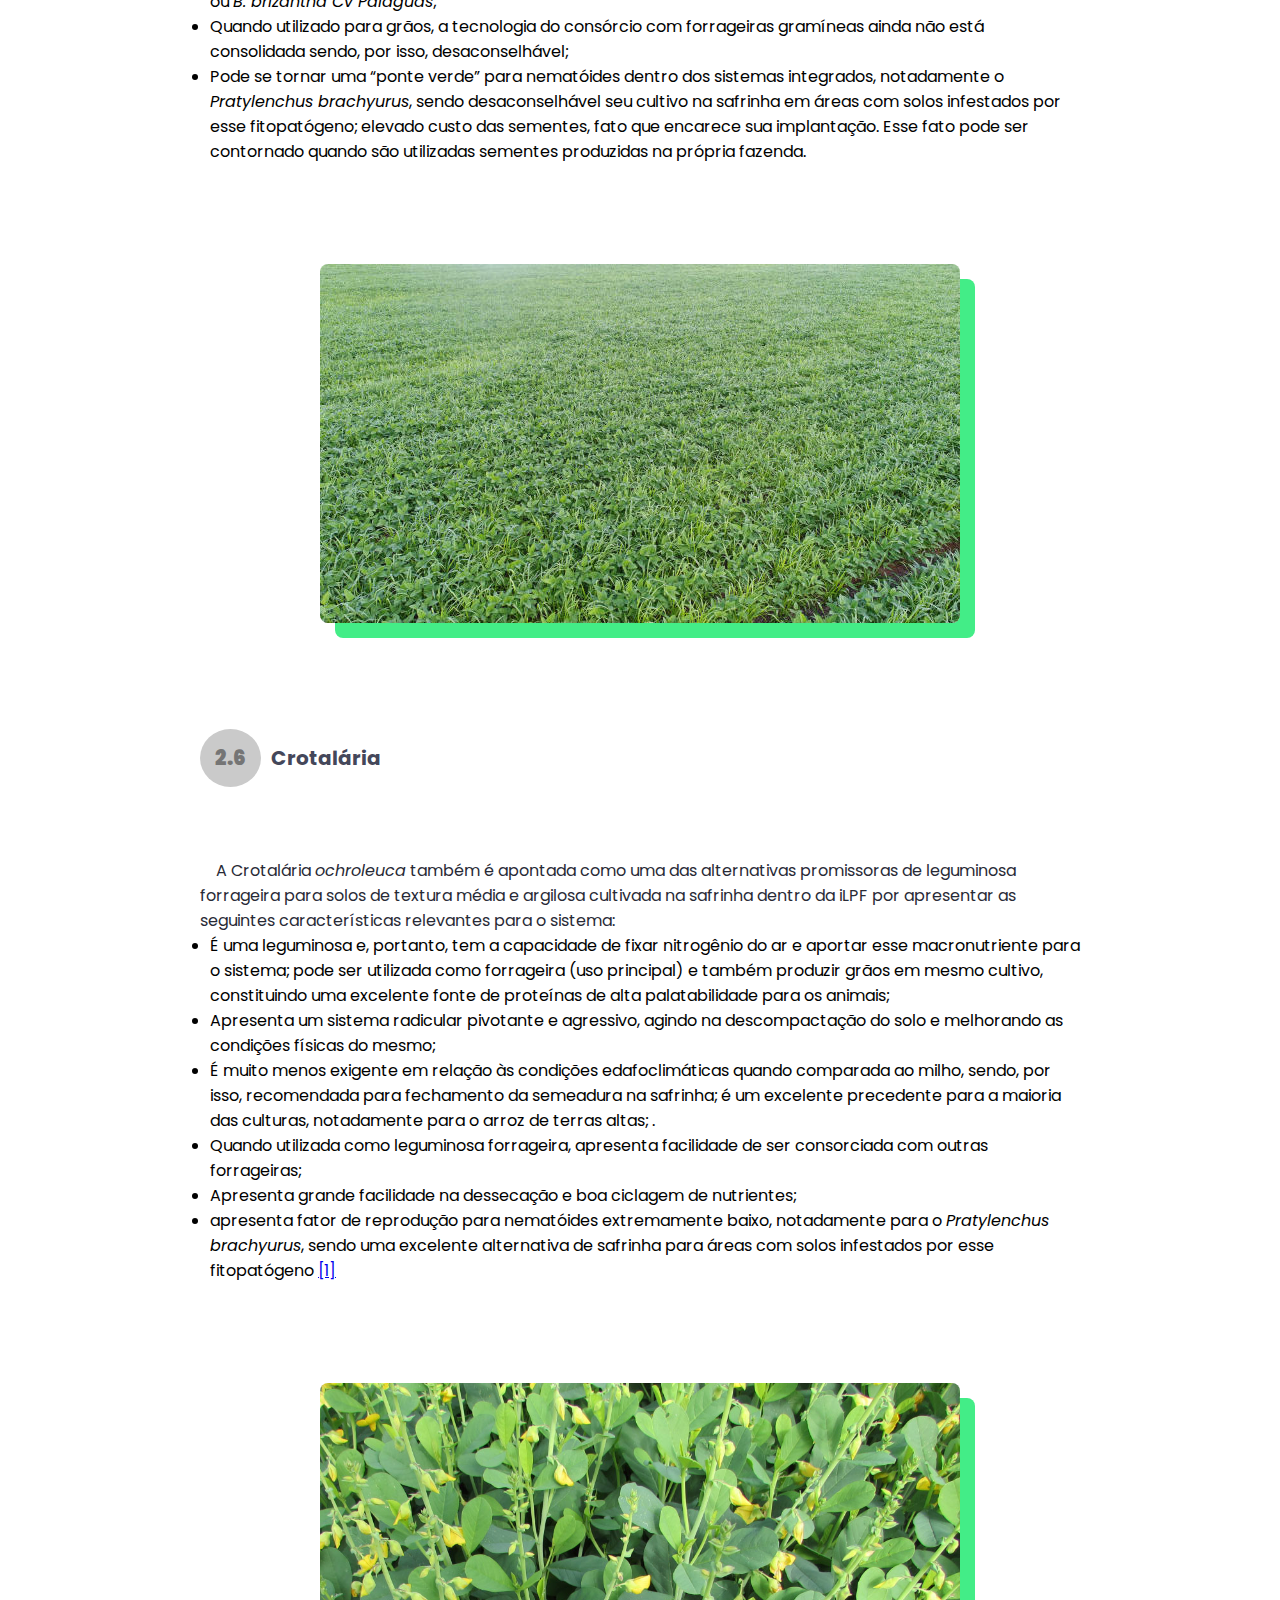
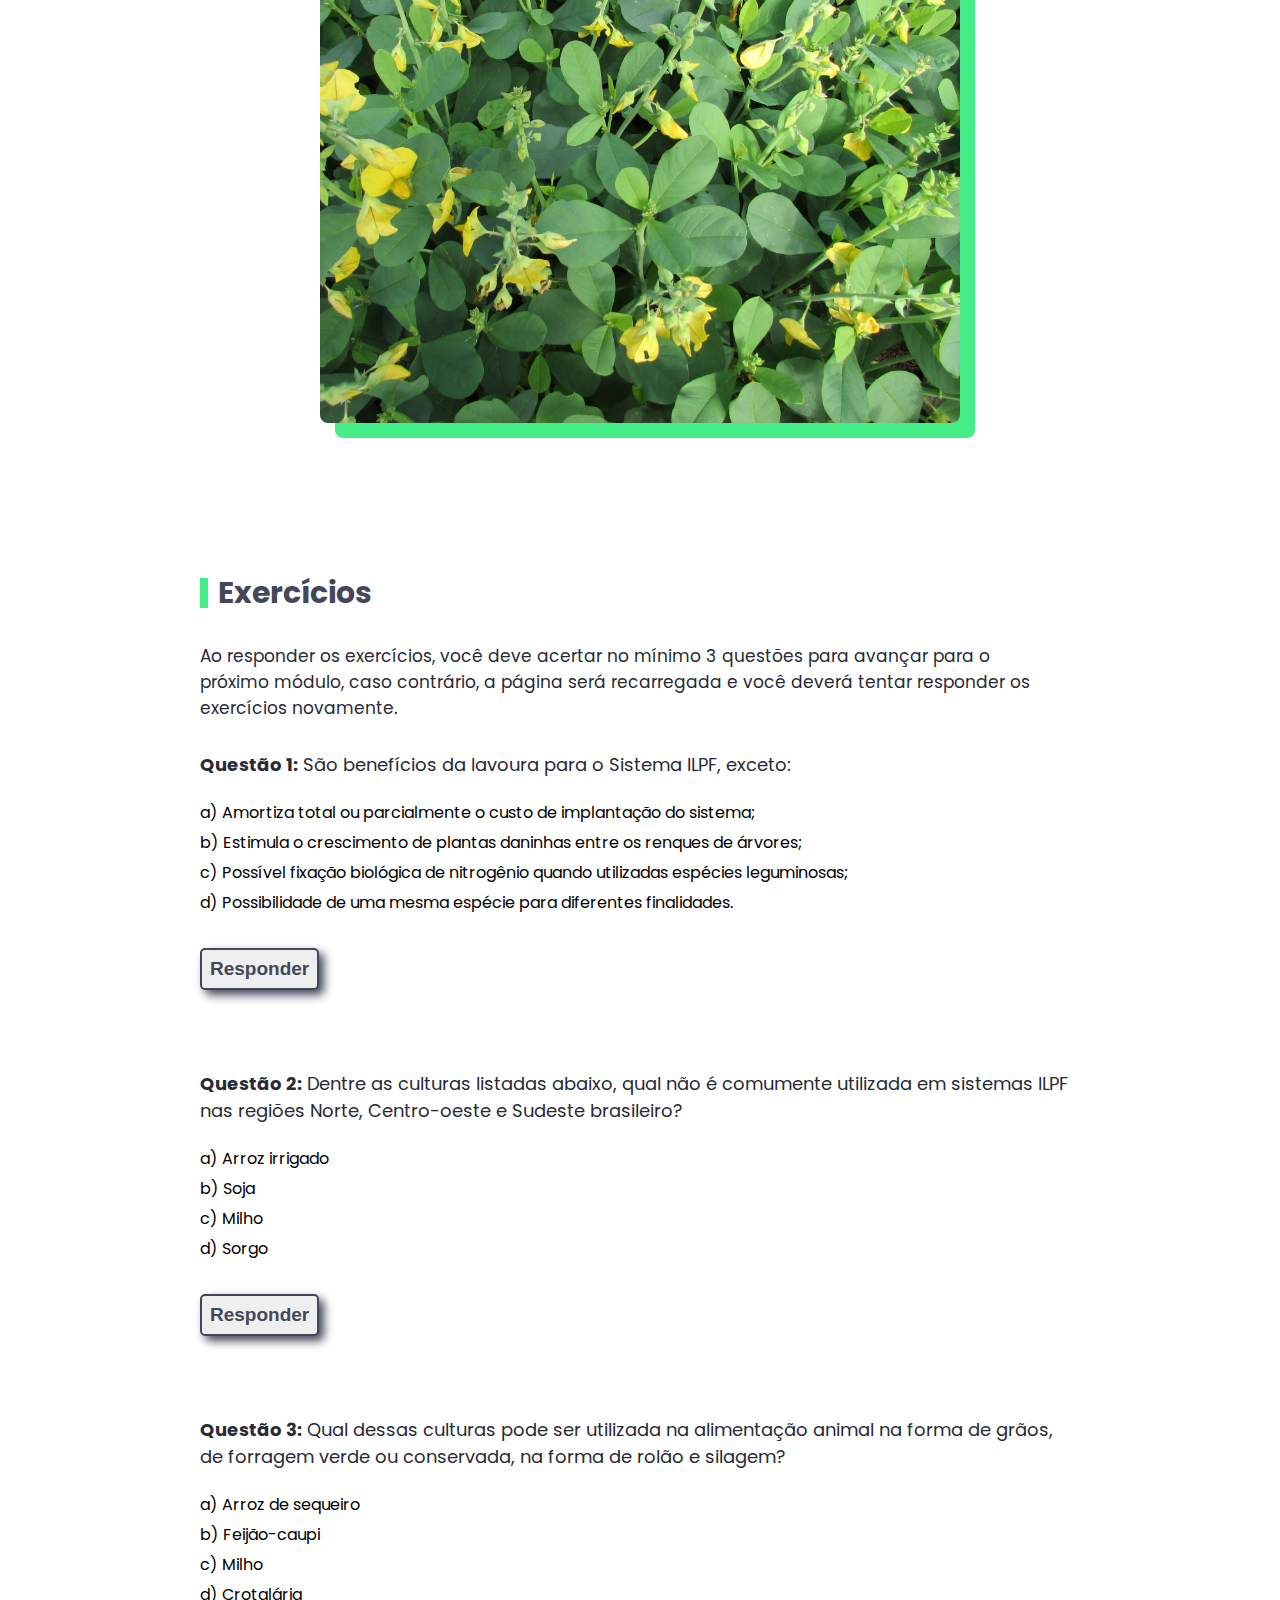
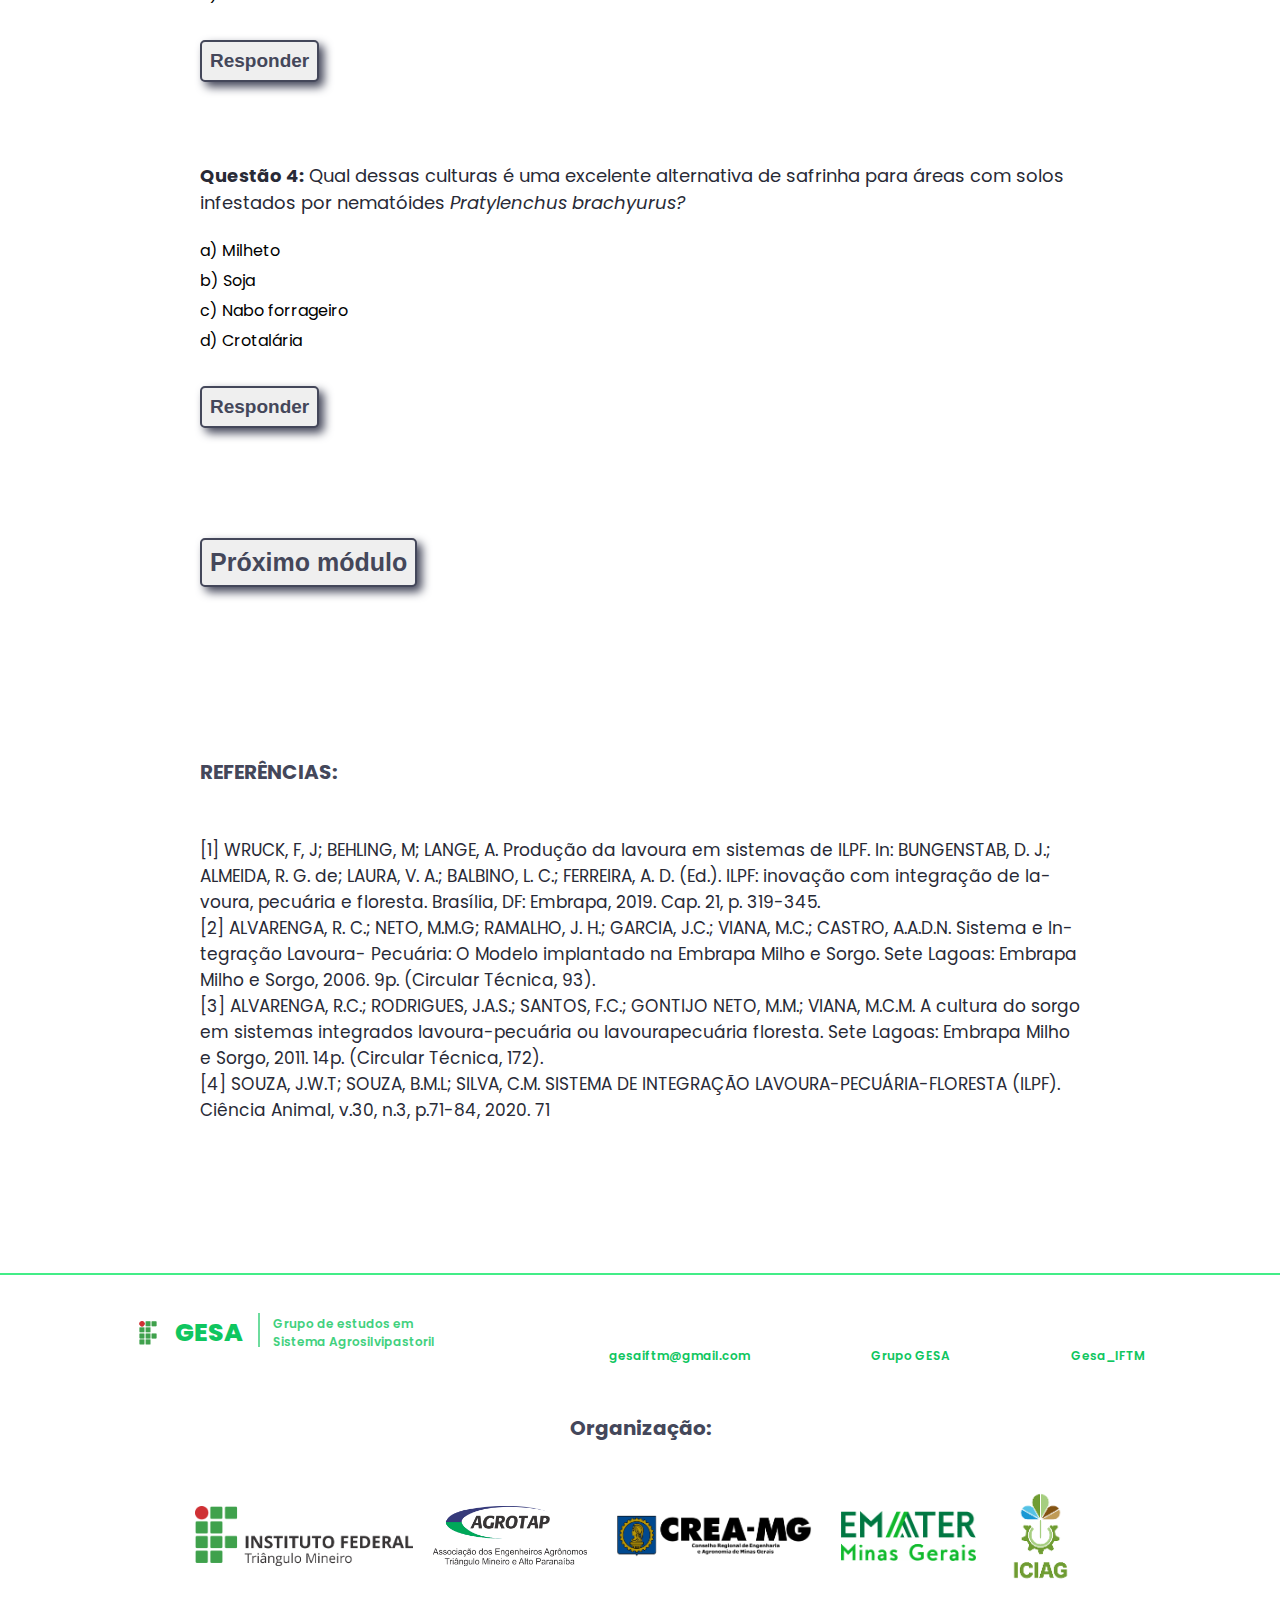
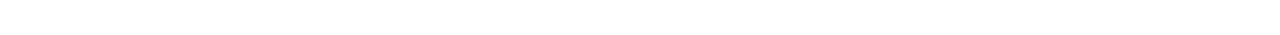
<file: content/module3.html>
<!DOCTYPE html>
<html lang="pt-br">

<head>
	<meta charset="UTF-8">
	<meta http-equiv="X-UA-Compatible" content="IE=edge">
	<meta name="viewport" content="width=device-width, initial-scale=1.0">
	<title>Conteúdo</title>

	<!-- STYLE -->
	<link rel="stylesheet" href="../complements/styles/content.css">
	<link rel="stylesheet" href="../complements/styles/partials/info.css">
	<link rel="stylesheet" href="../complements/styles/partials/container_text.css">
	<link rel="stylesheet" href="../complements/styles/partials/exercises.css">


	<!-- main -->
	<link rel="shortcut icon" href="../complements/images/logo.png">
	<link rel="stylesheet" href="https://pro.fontawesome.com/releases/v5.10.0/css/all.css"
		integrity="sha384-AYmEC3Yw5cVb3ZcuHtOA93w35dYTsvhLPVnYs9eStHfGJvOvKxVfELGroGkvsg+p" crossorigin="anonymous" />
	<link rel="stylesheet" href="../complements/styles/partials/container.css">
	<link rel="stylesheet" href="../complements/styles/partials/menu_mob.css">
	<link rel="stylesheet" href="../complements/styles/partials/header.css">
	<link rel="stylesheet" href="../complements/styles/partials/footer.css">
	<link rel="stylesheet" href="../complements/styles/partials/alerts.css">
		<link rel="stylesheet" href="../complements/styles/partials/link_word.css">


	<!--SCRIPTS-->
	<script type="text/javascript" src="../complements/scripts/menu_mob.js" defer></script>
	<script type="text/javascript" src="../complements/scripts/content.js" defer></script>
	<script type="text/javascript" src="../complements/scripts/complements_content.js" defer></script>


	<!--BUTTONS-->
	<link rel="stylesheet" href="../complements/styles/partials/dinamic_buttons.css">
	<link rel="stylesheet" href="../complements/styles/partials/learn_more.css">
</head>

<body>

	<header id="header">
		<div class="wrapper">
		  <div class="logo">
			<img class="logo-img" src="../complements/images/institutes/logo.png" alt="IFTM" />
		  </div>
  
		  <nav class="menu">
			<a href="../index.html" class="menu-link">Sobre</a>
			<a href="#footer" title="No rodapé" class="menu-link">Contato</a>
			<a href="../subscription.html#subscription_card"  id="cron_link" class="menu-link">Cronograma</a>
			<a href="../classroom.html" class="menu-link">Sala de aula</a>
		  </nav>
		</div>
  
		<div
		  style="
			display: flex;
			align-items: center;
			align-content: center;
			justify-content: center;
			align-self: center;
			justify-self: center;
			height: 100%;
		  "
		>
		  <button id="menu_button">
			<i class="fas fa-bars" style="color: white; font-size: 18px"></i>
			<span class="menu_mobile hidden">
			  <span id="close_menu_mobile"><i class="fas fa-angle-up"></i></span>
			  <a href="../index.html" class="menu_mobile_option">Sobre</a>
			  <a href="#footer" class="menu_mobile_option">Contato</a>
			  <a href="../subscription.html#subscription_card" class="menu_mobile_option"
				>Cronograma</a
			  >
			  <a
				style="border-radius: 0px 0px 5px 5px"
				href="../classroom.html"
				class="menu_mobile_option"
				>Sala de aula</a
			  >
			</span>
		  </button>
		</div>
	  </header>

<div class="alert_div">
	<div class="wrapper danger hidden">
		<p><b>Acertos insuficientes!</b> Refaça os exercícios do módulo para avançar. <br> Clique no botão abaixo</p>
		<button class="close_alert" onclick="location.reload()">OK</button>
		</div>
		<div class="wrapper congratulations hidden">
			<p>Parabéns! O módulo seguinte será desbloqueado.<i id="unlock_icon" class="fas fa-unlock"></i> <br> Clique no botão abaixo! </p><br>
			<button class="close_alert close_alert_congrat" onclick="location.reload()">OK</button>
		</div>
	</div>

		<div class="container_module_btns" id="container_module_btns">

			<div class="buttons">
				<button class="module_btn active_mod mod1_btn" data-module="container_mod1" onclick="openModule(this)" id="1" name="1">Módulo 1</button>
				<button class="module_btn mod2_btn" data-module="container_mod2" onclick="openModule(this)" id="2" name="2">Módulo 2</button>
				<button class="user module_btn mod3_btn" data-module="container_mod3" onclick="openModule(this)" id="3" name="3">Módulo 3</button>
				<button class="module_btn mod4_btn" data-module="container_mod4" onclick="openModule(this)" id="4" name="4">Módulo 4</button>
				<button class="module_btn mod5_btn" data-module="container_mod5" onclick="openModule(this)" id="5" name="5">Módulo 5</button>
				<button class="module_btn mod6_btn" data-module="container_mod6" onclick="openModule(this)" id="6" name="6">Módulo 6</button>
				<div class="line">
					<span class="line_btn"></span>
				</div>
			
			</div>
		</div>




        	<!-- module_3 -->
	<section id="container_mod3" class="container container_mod3 container_func">
		<section>
			<section class="info">

				<div class="wrapper">
					<h1 class="info_introduction">Plantio de culturas anuais em áreas de ILPF</h1>

					<p class="info_description"> Neste módulo iremos apresentar as opções de culturas anuais para o sistema agrossilvipastoril. <br> No cerrado, apresentando sua importância no sistema, suas vantagens e limitações, assim como seu manejo adequado para alta produtividade. </p>
				</div>

				<img class="info_img info_img_icon" id="icon_img" title="pngtree.com" src="../complements/images/module3/img_1.png">

			</section>

			<a target="_blank" href="../complements/books/module_3.pdf" class="download_button">Baixar apostila</a>
		</section>

		<section class="video_wrapper">
			<p class="video_description">Acompanhe o vídeo que apresenta o conteúdo deste módulo:</p>
			<iframe class="video_class" src="https://www.youtube.com/embed/LyEXGiL4uvo" title="YouTube video player" frameborder="0" allow="accelerometer; autoplay; clipboard-write; encrypted-media; gyroscope; picture-in-picture" allowfullscreen></iframe>
		</section>

		
<!-- topic 01 mod3 -->
		<section class="container_text">

			<div class="wrapper">
				<h1 class="text_title"><b class="topic_number">01</b>Introdução</h1>

				<p> &nbsp &nbsp A estratégia iLPF, na prática, contempla quatro modalidades de sistemas integrados de produção, as quais podem ser facilmente identificadas e, cada uma delas, é composta por um grande número de arranjos e modelos derivados ajustados às diferentes condições econômicas, sociais e culturais de quem as aplica. Assim, dentro do atual conceito de iLPF, estão contempladas: <br> <br>
				&nbsp &nbsp I. Integração Lavoura-Pecuária (iLP ou agropastoril); <br>
				&nbsp &nbsp II. Integração Pecuária-Floresta (iPF ou silvipastoril); <br>
				&nbsp &nbsp III. Integração Lavoura-Floresta (iLF ou silviagrícola), e; <br>
				&nbsp &nbsp IV. Integração Lavoura-Pecuária-Floresta (iLPF ou agrossilvipastoril). <br> <br>

				Desta forma, a lavoura estará ausente apenas nos sistemas silvipastoril <a href="#ref_M3">[1]</a>. </p>

			</div>
		</section>

		<section class="container_text">

			<div class="wrapper">
				<h1 class="text_title">Benefícios da lavoura em ILPF:</h1>

				<div class="isolated_img_div">
					<img class="isolated_img" style="width: 60%; margin-bottom: 70px;" src="../complements/images/module3/img_10.jpg" title="embrapa.com.br">
				</div>

				<p><i class="icon_li fas fa-check-circle"></i>Amortização total ou parcial do custo de implantação do sistema; <br> 
				<i class="icon_li fas fa-check-circle"></i>Controle de plantas daninhas nos entre renques do componente florestal pela lavoura; <br> 
				<i class="icon_li fas fa-check-circle"></i>Otimização no uso de fertilizantes; <br>
				<i class="icon_li fas fa-check-circle"></i>Aumento na reciclagem de nutrientes pelo componente florestal; <br> 
				<i class="icon_li fas fa-check-circle"></i>Possível fixação biológica de nitrogênio, quando utilizadas espécies leguminosas no componente agrícola <br> 
				<i class="icon_li fas fa-check-circle"></i>Maior flexibilidade técnica e econômica dentro dos sistemas iLPF; <br>
				<i class="icon_li fas fa-check-circle"></i>Mitigação dos efeitos antrópicos indesejados; <br> 
				<i class="icon_li fas fa-check-circle"></i>Componente principal para correção, adubação e dimensionamento dos sistemas ILPF; <br> 
				<i class="icon_li fas fa-check-circle"></i>Retorno econômico mais rápido; <br>
				<i class="icon_li fas fa-check-circle"></i>Possibilidade de uma mesma espécie para diferentes finalidades.
				</p>

			</div>
		</section>

		<!-- topic 02 mod3 -->

		<section class="container_text" style="flex-direction: column;">

			<div class="wrapper">
				<h1 class="text_title"><b class="topic_number">02</b>Principais Culturas Agrícolas Utilizadas em ILPF</h1>

				<p> &nbsp &nbsp Atualmente, as principais culturas agrícolas utilizadas dentro da iLPF nas regiões Norte, Centro-oeste e Sudeste brasileiro são: arroz de terras altas, soja, milho, sorgo, milheto e algumas alternativas promissoras tais como feijão-caupi, Crotalaria ochroleuca e nabo-forrageiro <a href="#ref_M3">[1]</a>.
				<br> 
				&nbsp &nbsp Será abordado abaixo algumas culturas e seus motivos que fazem com que estas culturas sejam as mais utilizadas no sistema iLPF.<br>
				</p> <br> <br>

				<section class="learn_more">

					<i  class="fas fa-video"></i>
	
					<button onclick="show_info(this)" data-lrn_mr="lrn_mr_3" class="button_visible">Saiba Mais</button>
	
					<div id="lrn_mr_3" class="information hidden">
						<section class="video_wrapper">
							<iframe class="video_class" src="https://www.youtube.com/embed/fMzHnYuze7w" title="YouTube video player" frameborder="0" allow="accelerometer; autoplay; clipboard-write; encrypted-media; gyroscope; picture-in-picture" allowfullscreen></iframe>
							</section>
					</div>
				</section>

				<h1 class="text_title"><b class="subtopic_number">2.1</b>Milho ( <i>Zea mays</i>)</h1>

				<div class="box_info">
					<p> &nbsp &nbsp A produção de milho destaca-se no contexto da integração lavoura pecuária, devido às inúmeras aplicações que esse grande produtor de grãos possui, na propriedade agrícola, sendo utilizado na alimentação animal na forma de grãos, de forragem verde ou conservada, na forma de rolão e silagem<a href="#ref_M3">[2]</a>. </p>

					<img title="embrapa.com.br" class="box_img_right" src="../complements/images/module3/img_11.jpg">

				</div> <br> <br>

				<p>&nbsp &nbsp Uma das vantagens do milho em comparação com outras culturas, principalmente cereais, consiste na sua qualidade na consorciação com capim. Vantagem observada pela competitividade do consórcio visto que o porte dessa planta, exerce depois de estabelecidas, grande supressão em relação às demais espécies que crescem no local. A disponibilidade de herbicidas graminicidas seletivos ao milho, possibilita obter resultados excelentes com a consorciação de milho com planta forrageira <a href="#ref_M3">[2]</a>. <br>
				&nbsp &nbsp Vale destacar da cultura é que ela apresenta elevado potencial produtivo, com bom valor de mercado na maioria dos anos agrícolas, com produtividade de grãos variando de <b>2.000 a mais de m10.000 kg/ha</b>, tem uma excelente resposta a adubação, especialmente a nitrogenada, tem capacidade de produz elevada quantidade de resíduos culturais, existe uma gama enorme de materias (híbridos simples, duplos, triplos e variedades) no mercado que podem ser selecionados para melhor adequar ao clima e solo da área de implantação <a href="#ref_M3">[1]</a>. <br>
				&nbsp &nbsp O controle de plantas daninhas, doenças e pragas é idêntico ao realizado no cultivo tradicional, tendo atenção às pragas e <button class="word_link">patógenos polífagos<span class="word_description">Patógenos que atacam um grande número de espécies vegetais.</span> </button>, que são um dos grandes problemas de sistemas integrados <a href="#ref_M3">[1]</a>. <br> 
				&nbsp &nbsp Apresenta algumas exigências sendo os materiais de alta tecnologia exigentes quanto às condições químicas do solo, notadamente em relação à disponibilidade de nitrogênio e potássio, seguindo-se cálcio, magnésio e fósforo, apresenta exigência elevada quanto à radiação solar, podendo tornar-se inviável para regiões sob alta incidência de nuvens na fase fisiológica do enchimento de grãos, e é precedente desaconselhável para outras gramíneas agrícolas no sistema de rotação ou sucessão de culturas, notadamente para o arroz de terras altas <a href="#ref_M3">[1]</a>. <br>
				&nbsp &nbsp Na Figura abaixo pode-se observar a cultura do <b>milho em sistema integrado de produção com o Pequi</b> (<i>Caryocar brasiliense</i>) sendo a espécie florestal do sistema no terceiro ano após a implantação.
				<br> <br> </p>

				<div class="isolated_img_div">
					<img title="GESA IFTM" class="isolated_img" src="../complements/images/module3/img_12.jpg">
				</div> <br> <br>
			</div>


			<!-- Sorghum-->
			<div class="wrapper">
				<h1 class="text_title"><b class="subtopic_number">2.2</b>Sorgo (<i>Sorghum bicolor,
					Moench</i>)</h1>

				<div class="box_info">
					<p> &nbsp &nbsp Constitui uma opção viável, para atender a demanda dos produtores, devido as sua composição química ser semelhante ao milho, possibilitando uma fermentação adequada, consequentemente esse alimento tem a disponibilidade de conservação na forma de silagem, outro fator interessante é a sua elevada taxa de proteína bruta em algumas variedades e maior tolerância à seca <a href="#ref_M3">[3]</a>.</p>

					<img title="embrapa.com.br" class="box_img_right" src="../complements/images/module3/img_13.jpg">

				</div>

				<p class="text_content" style="margin-top: 35px;">&nbsp &nbsp O sorgo consiste num tipo de planta típica de clima quente, com características <button class="word_link">xerófilas <span class="word_description">Plantas que estão adaptadas a ambientes secos e que sobrevivem com quantidades de água reduzidas.</span> </button>, que além de apresentar uma relativa baixa exigência em termos de fertilidade do solo, possui alta tolerância a estresses abióticos como: deficiência hídrica, solos com alto teor de salinidade e encharcamento. Em relação à característica de encharcamento, o sorgo se torna tolerante quando é plantado após a lavoura de arroz, em sistemas de iLPF<a href="#ref_M3">[4]</a>. <br>
				&nbsp &nbsp Outras vantagens apresentadas é o grande potencial produtivo de grãos, com produtividades variando de <b>1.000 a mais de 7.000 Kg/ha</b>, elevado potencial produtivo de forragem, tanto para pastejo quanto para corte, representa uma boa opção de safrinha com materiais apropriados para qualquer fase da janela de semeadura, apresenta grande facilidade no consórcio com forrageiras, facilitando e, no caso do sorgo granífero, custeando parcialmente a inserção da forrageira dentro do sistema iLPF <a href="#ref_M3">[1]</a>. <br>
				&nbsp &nbsp O sorgo possui algumas características culturais que precisam ser muito bem manejadas para viabilizá-lo dentro dos sistemas iLPF pois, apresenta baixa tolerância ao Al3+, quando comparado ao milheto, apresenta maiores exigências em relação à maioria dos atributos químicos e físicos do solo não sendo, desta forma, recomendado para qualquer condição edafoclimática, apresenta maior competição com forrageiras dentro dos consórcios e é um precedente desaconselhável para algumas culturas, notadamente o arroz de terras altas. <a href="#ref_M3">[1]</a>. <br> <br> <br> </p>

				<div class="isolated_img_div">
					<img title="GESA IFTM" class="isolated_img" src="../complements/images/module3/img_14.jpg" alt="">
				</div> <br> <br>

			</div>

			<!-- Glycine max -->
			<div class="wrapper">
				<h1 class="text_title"><b class="subtopic_number">2.3</b>Soja (<i>Glycine max</i>)</h1>

				<div class="box_info">
					<p> &nbsp &nbsp A soja é a cultura agrícola mais utilizada na ILPF, pois apresenta uma série de característica relevantes para o sistema: é uma leguminosa e, portanto, fixadora de nitrogênio, prestando serviço ambiental ao reduzir a necessidade de entrada de nitrogênio mineral nos sistemas iLPF; é a lavoura mais cultivada e de maior importância agro econômica no Brasil; é classificada como <b>“commodity”</b> agrícola, tendo seu preço regulado pelo mercado internacional que, por sua vez, está favorável nos últimos anos e assim deverá permanecer frente à demanda crescente de alimentos no mundo, possui elevado potencial produtivo, atingindo patamares de <b>6.000 kg/ha</b>; pode ser utilizada na renovação e/ou reforma de pastagens degradadas; possui sistema radicular pivotante e razoavelmente agressivo; é uma ótima precedente para a maioria das demais culturas agrícolas; é apropriada para ser cultivada no SPD sobre outras forrageiras<a href="#ref_M3">[1]</a>.</p>

					<img title="embrapa.com.br" class="box_img_right" src="../complements/images/module3/img_15.jpg">

				</div> <br> <br>

				<p>&nbsp &nbsp Apresenta desvantagens como: </p>
				<ul>
				 	<li> Produz pouca palhada residual e de degradação rápida; </li>
				 	<li> Apresenta dificuldade para ser consorciada com forrageiras; essas duas características anteriores somadas à questão legal do vazio sanitário inviabiliza seu cultivo de safrinha dentro da maioria dos sistemas iLPF;
					</li>
					<li> Apresenta baixa tolerância às condições químicas desfavoráveis do solo como elevada acidez e alumínio trocável (Al3+) e baixa saturação por bases (V%); </li>
					<li> Apresenta pouca adaptação ao ambiente de abertura de novas áreas; respeitar um intervalo mínimo de 15 dias após a dessecação, exigindo um planejamento impecável do sistema, pois problemas de fitotoxicidade na soja por exsudados da cobertura morta em decomposição (ácidos fracos e glifosato) podem ocorrer<a href="#ref_M3">[1]</a>.</li> <br>
				</ul>

				<p> O <b>Manejo de plantas daninhas</b> consiste no maior desafio fitotécnico da soja dentro da iLPF, notadamente quando integrado com o componente florestal. Neste caso, a estratégia de manejo vai depender, principalmente, da idade e das espécies florestais, dos sistemas de cultivo e da quantidade de palhada no solo. Na implantação do sistema iLPF com componente florestal e lavoura de soja, uma das estratégias mais utilizadas é implantar o componente florestal na área só após a aplicação dos herbicidas na soja. O manejo de doenças e pragas é realizado de forma idêntica ao convencional, dando destaque para pragas e fitopatógenos polífagos do sistema como a <i>H. armigera</i> e o <i>Pratylenchus brachiurus</i> <a href="#ref_M3">[1]</a>. <br> <br> <br> </p>

				<div class="isolated_img_div">
					<img title="silomax.com.br" class="isolated_img" src="../complements/images/module3/img_16.jpg">
				</div> <br> <br>
			</div>

			<!-- milheto Pennisetum glaucum -->
			<div class="wrapper">
				<h1 class="text_title"><b class="subtopic_number">2.4</b>Milheto (<i>Pennisetum glaucum</i>)
				</h1>

				<div class="box_info">
					<p> &nbsp &nbsp O milheto apresenta vantagens como: crescimento rápido e com rebrota, permitindo a entrada de animais a partir dos 35 dias após sua implantação quando as <button class="word_link">condições edafoclimáticas <span class="word_description">Características definidas através de factores do meio, tais como o clima, o relevo, a litologia, a temperatura, a humidade do ar, a radiação, o tipo de solo, o vento, a composição atmosférica e a precipitação pluvial</span> </button> são favoráveis; apresenta uma produtividade de grãos variando entre 500 a 1500 Kg ha-1 ainda, que, dificilmente será esta a finalidade principal dentro dos sistemas ILPF; é muito menos exigente em relação às condições edafoclimáticas quando comparado ao milho e ao sorgo sendo, por isso, recomendado para fechamento da semeadura na safrinha; é um excelente precedente para a maioria das culturas; apresenta materiais com fator de reprodução para nematóides extremamente baixos, notadamente para o <i>Pratylenchus brachyurus</i>, sendo uma excelente alternativa de safrinha para áreas com solos infestados por esse fitopatógeno; apresenta facilidade de ser consorciado com forrageiras podendo, inclusive, ser semeado com as mesmas em uma única operação; baixo custo de implantação quando utilizadas sementes produzidas na própria fazenda; apresenta grande facilidade na dessecação e boa ciclagem de nutrientes<a href="#ref_M3">[1]</a>. </p>

					<img title="embrapa.com.br" class="box_img_right" src="../complements/images/module3/img_17.jpg">

				</div> <br><br>

				<p>&nbsp &nbsp O milheto, por outro lado, possui algumas
					características culturais que precisam ser muito bem manejadas para viabilizá-lo dentro dos sistemas ILPF: apresenta baixa produção de palhada (que pode ser ampliada, se consorciado com forrageiras, tal como a <i>B. ruziziensis</i>); apresenta degradação muito rápida da palhada <a href="#ref_M3">[1]</a></p>
			</div>

			<!-- feijão-caupi -->
			<div class="wrapper">
				<h1 class="text_title"><b class="subtopic_number">2.5</b>Feijão-Caupi</h1> <br> <br>

				<p>&nbsp &nbsp Apontado como uma das alternativas promissoras de leguminosa forrageira para solos de textura média e argilosa, o feijão-caupi, cultivado na safrinha dentro da iLPF apresenta características relevantes para o sistema, tais como:<a href="#ref_M3">[1]</a></p>

				<ul>
					<li>É uma leguminosa e, portanto, tem a capacidade de fixar nitrogênio do ar e aportar esse macronutriente para o sistema; utilizado como forrageira principalmente, é uma excelente fonte de proteínas de alta palatabilidade para os animais;</li>
					<li>Apresenta um sistema radicular pivotante e muito agressivo, agindo na descompactação do solo e melhorando as condições físicas do mesmo;</li>
					<li>É muito menos exigente em relação às condições edafoclimáticas quando comparado ao milho, sendo, por isso, recomendado para fechamento da semeadura na safrinha; é um excelente precedente para a maioria das culturas, notadamente para o arroz de terras altas;</li>
					<li>Quando utilizado como leguminosa forrageira, apresenta facilidade de ser consorciado com outras forrageiras; apresenta grande facilidade na dessecação e boa ciclagem de nutrientes.</li>
				</ul>

				<p> &nbsp &nbsp Por outro lado, o feijão-caupi possui algumas características culturais que demandam ser muito bem manejadas para viabilizá-lo dentro dos sistemas iLPF, são elas:<a href="#ref_M3">[1]</a>.</p>

				<ul>
					<li>Quando utilizado solteiro para forragem, pode provocar timpanismo nos animais, além de deixar baixa produção de palhada. Esses fatos exigem seu consórcio com forrageiras gramíneas, tais como a B. ruziziensis ou <i>B. brizantha Cv Paiaguás</i>;</li>
					<li>Quando utilizado para grãos, a tecnologia do consórcio com forrageiras gramíneas ainda não está consolidada sendo, por isso, desaconselhável; </li>
					<li>Pode se tornar uma “ponte verde” para nematóides dentro dos sistemas integrados, notadamente o <i>Pratylenchus brachyurus</i>, sendo desaconselhável seu cultivo na safrinha em áreas com solos infestados por esse fitopatógeno; elevado custo das sementes, fato que encarece sua implantação. Esse fato pode ser contornado quando são utilizadas sementes produzidas na própria fazenda.</li>
				</ul> <br> <br>

				<div class="isolated_img_div">
					<img title="embrapa.com.br" class="isolated_img" src="../complements/images/module3/img_18.jpg">
				</div> <br> <br>
			</div>

			<!-- crotalária -->
			<div class="wrapper">
				<h1 class="text_title"><b class="subtopic_number">2.6</b>Crotalária</h1>

				<p class="text_content" style="margin-top: 35px;">&nbsp &nbsp A Crotalária <i>ochroleuca</i> também é apontada como uma das alternativas promissoras de leguminosa forrageira para solos de textura média e argilosa cultivada na safrinha dentro da iLPF por apresentar as seguintes características relevantes para o sistema:</p>

				<ul>
					<li>É uma leguminosa e, portanto, tem a capacidade de fixar nitrogênio do ar e aportar esse macronutriente para o sistema; pode ser utilizada como forrageira (uso principal) e também produzir grãos em mesmo cultivo, constituindo uma excelente fonte de proteínas de alta palatabilidade para os animais;</li>
					<li>Apresenta um sistema radicular pivotante e agressivo, agindo na descompactação do solo e melhorando as condições físicas do mesmo;</li>
					<li>É muito menos exigente em relação às condições edafoclimáticas quando comparada ao milho, sendo, por isso, recomendada para fechamento da semeadura na safrinha; é um excelente precedente para a maioria das culturas, notadamente para o arroz de terras altas; .</li>
					<li>Quando utilizada como leguminosa forrageira, apresenta facilidade de ser consorciada com outras forrageiras;</li>
					<li>Apresenta grande facilidade na dessecação e boa ciclagem de nutrientes;</li>
					<li>apresenta fator de reprodução para nematóides extremamente baixo, notadamente para o <i>Pratylenchus brachyurus</i>, sendo uma excelente alternativa de safrinha para áreas com solos infestados por esse fitopatógeno <a href="#ref_M3">[1]</a>
					</li>
				</ul> <br> <br>

				<div class="isolated_img_div">
					<img title="embrapa.com.br" style="width: 50vw" class="isolated_img" src="../complements/images/module3/img_19.jpg">
				</div> <br> <br>
			</div>

			<!-- EXERCISES MOD3-->
			<section class="info">

				<div class="wrapper">
					<h1 class="info_title">Exercícios</h1>
					<p class="info_description">
						Ao responder os exercícios, você deve acertar no mínimo 3 questões para avançar para o próximo módulo, caso
						contrário, a página será recarregada e você deverá tentar responder os exercícios novamente.
					</p>
				</div>

			</section>

		</section>


			<!-- Question 1 mod3-->

			<section class="master_form master_formM3" id="master_form">
				<section id="3" data-question="Q1" class="form form1 form_from_M3">
					<p class="question"><b>Questão 1:</b> São benefícios da lavoura para o Sistema ILPF, exceto:</p>

					<input class=" false input_option" id="option1_q1_M3" hidden type="radio">
					<label class="option" for="option1_q1_M3">a) Amortiza total ou parcialmente o custo de implantação do sistema;</label>

					<input class=" true input_option" id="option2_q1_M3" hidden type="radio">
					<label class="option option_true" for="option2_q1_M3">b) Estimula o crescimento de plantas daninhas entre os renques de árvores;</label>

					<input class="false input_option" id="option3_q1_M3" hidden type="radio">
					<label class="option" for="option3_q1_M3">c) Possível fixação biológica de nitrogênio quando utilizadas espécies leguminosas;</label>

					<input class=" false input_option" id="option4_q1_M3" hidden type="radio">
					<label class="option" for="option4_q1_M3">d) Possibilidade de uma mesma espécie para diferentes finalidades.</label>

					<button id="Q1" type="button" class="send_answer send_answer1">Responder</button>

					<div class="feedback">
						<div class="hidden correct_answer correct_answerQ1">
							<p>
								<i class="fas fa-check-circle"></i>
								<b>PARABÉNS!</b> <br>
								<b>Resposta Correta.</b> O sombreamento realizado pela cultura anual e pelas árvores dificulta o crescimento de plantas daninhas. </p>
						</div>

						<div class="hidden wrong_answer wrong_answerQ1">
							<p><i class="fas fa-times-circle"></i>
								<b>RESPOSTA INCORRETA!</b>
						</div>
					</div>
				</section>

				<div id="3" class=" div_answer hidden">
					<button class="see_answer" id="ans_Q1_M3">
						Ver resposta</button>
					<p class="hidden answer ans_Q1_M3" >Resposta: letra (b) <br>
						O sombreamento realizado pela cultura anual e pelas árvores dificulta o crescimento de plantas daninhas.</p>
				</div>

				<!-- Question 2 mod3-->

				<section id="3" data-question="Q2" class="form form2 form_from_M3">
					<p class="question"><b>Questão 2:</b> Dentre as culturas listadas abaixo, qual não é comumente utilizada em sistemas ILPF nas regiões Norte, Centro-oeste e Sudeste brasileiro?</p>

					<input class=" true input_option" id="option1_q2_M3" hidden type="radio">
					<label class="option option_true" for="option1_q2_M3">a) Arroz irrigado</label>

					<input class=" false input_option" id="option2_q2_M3" hidden type="radio">
					<label class="option" for="option2_q2_M3">b) Soja</label>

					<input class=" false input_option" id="option3_q2_M3" hidden type="radio">
					<label class="option" for="option3_q2_M3">c) Milho</label>

					<input class=" false input_option" id="option4_q2_M3" hidden type="radio">
					<label class="option" for="option4_q2_M3">d) Sorgo</label>

					<button id="Q2" type="button" class="send_answer send_answer2">Responder</button>

					<div class="feedback">
						<div class="hidden correct_answer correct_answerQ2">
							<p>
								<i class="fas fa-check-circle"></i>
								<b>PARABÉNS!</b> <br>
								<b>Resposta Correta.</b> Atualmente, as principais culturas agrícolas utilizadas dentro da iLPF nas regiões Norte, Centro-oeste e Sudeste brasileiro são: arroz de terras altas, soja, milho, sorgo, milheto e algumas alternativas promissoras tais como feijão-caupi, Crotalaria e nabo-forrageiro. </p>
						</div>

						<div class="hidden wrong_answer wrong_answerQ2">
							<p><i class="fas fa-times-circle"></i>
								<b>RESPOSTA INCORRETA!</b>

						</div>
					</div>
				</section>

				<div id="3" class="div_answer hidden">
					<button class="see_answer" id="ans_Q2_M3">
						Ver resposta</button>
					<p class="hidden answer ans_Q2_M3" >Resposta: letra (a)<br>
						Atualmente, as principais culturas agrícolas utilizadas dentro da iLPF nas regiões Norte, Centro-oeste e Sudeste brasileiro são: arroz de terras altas, soja, milho, sorgo, milheto e algumas alternativas promissoras tais como feijão-caupi, Crotalaria e nabo-forrageiro. 
					</p>
				</div>

				<!-- Question 3 mod3 -->
				<section id="3" data-question="Q3" class="form form3 form_from_M3">
					<p class="question"><b>Questão 3:</b> Qual dessas culturas pode ser utilizada na alimentação animal na forma de grãos, de forragem verde ou conservada, na forma de rolão e silagem? </p>

					<input class=" false input_option" id="option1_q3_M3" hidden type="radio">
					<label class="option" for="option1_q3_M3">a) Arroz de sequeiro</label>

					<input class="false input_option" id="option2_q3_M3" hidden type="radio">
					<label class="option" for="option2_q3_M3">b) Feijão-caupi</label>

					<input class="true input_option" id="option3_q3_M3" hidden type="radio">
					<label class="option  option_true" for="option3_q3_M3">c) Milho</label>

					<input class="false input_option" id="option4_q3_M3" hidden type="radio">
					<label class="option" for="option4_q3_M3">d) Crotalária</label>

					<button type="button" id="Q3" class="send_answer send_answer3">Responder</button>

					<div class="feedback">
						<div class="hidden correct_answer correct_answerQ3">
							<p>
								<i class="fas fa-check-circle"></i>
								<b>PARABÉNS!!</b> <br>
								<b>Resposta Correta.</b> A produção de milho destaca-se no contexto da integração lavoura pecuária, devido às inúmeras aplicações que os grãos possuem na propriedade agrícola, sendo utilizado na alimentação animal na forma de grãos, de forragem verde ou conservada, na forma de rolão e silagem. </p>
						</div>

						<div class="hidden wrong_answer wrong_answerQ3">
							<p><i class="fas fa-times-circle"></i>
								<b>RESPOSTA INCORRETA!</b>

						</div>
					</div>
				</section>

				<div id="3" class="div_answer hidden">
					<button class="see_answer" id="ans_Q3_M3">
						Ver resposta</button>
					<p class="hidden answer ans_Q3_M3" >Resposta: letra (c)<br>
						A produção de milho destaca-se no contexto da integração lavoura pecuária, devido às inúmeras aplicações que os grãos possuem na propriedade agrícola, sendo utilizado na alimentação animal na forma de grãos, de forragem verde ou conservada, na forma de rolão e silagem.</p>
				</div>

				<!-- Question 4 mod3-->

				<section data-question="Q4" id="3" class="form form4 form_from_M3">
					<p class="question"><b>Questão 4:</b> Qual dessas culturas é uma excelente alternativa de safrinha para áreas com solos infestados por nematóides <i>Pratylenchus brachyurus?</i></p>

					<input class=" false input_option" id="option1_q4_M3" hidden type="radio">
					<label class="option" for="option1_q4_M3">a) Milheto</label>

					<input class="false input_option" id="option2_q4_M3" hidden type="radio">
					<label class="option" for="option2_q4_M3">b) Soja</label>

					<input class=" false input_option" id="option3_q4_M3" hidden type="radio">
					<label class="option" for="option3_q4_M3">c) Nabo forrageiro</label>

					<input class=" true input_option" id="option4_q4_M3" hidden type="radio">
					<label class="option option_true" for="option4_q4_M3">d) Crotalária</label>

					<button id="Q4" type="button" class="send_answer send_answer4">Responder</button>

					<div class="feedback">
						<div class="hidden correct_answer correct_answerQ4">
							<p>
								<i class="fas fa-check-circle"></i>
								<b>PARABÉNS!</b> <br>
								<b>Resposta Correta.</b> A <i>Crotalária ochroleuca</i> apresenta fator de
									reprodução para nematóides extremamente baixo, notadamente para o <i>Pratylenchus brachyurus</i>, sendo uma excelente alternativa de safrinha para áreas com solos infestados por esse fitopatógeno. </p>

						</div>
						<div class="hidden wrong_answer wrong_answerQ4">
							<p><i class="fas fa-times-circle"></i>
								<b>RESPOSTA INCORRETA!</b>

						</div>
					</div>
				</section>

				<div id="3" class="div_answer hidden">
					<button class="see_answer" id="ans_Q3_M3">
						Ver resposta</button>
					<p class="hidden answer ans_Q3_M3" >Resposta: letra (d)<br>
						A <i>Crotalária ochroleuca</i> apresenta fator de
						reprodução para nematóides extremamente baixo, notadamente para o <i>Pratylenchus brachyurus</i>, sendo uma excelente alternativa de safrinha para áreas com solos infestados por esse fitopatógeno. 
					</p>
				</div>

				<div class="form" id="3">
					<button class="finish" id="send_answer_finish" onclick="checkAll()">Próximo módulo</button>
				</div>
			</section>

			<!-- References mod3 -->
			<section class="container_text" id="ref_M3">
				<div class="wrapper references">
					<h1 class="text_title">REFERÊNCIAS:</h1>

					<p>[1] WRUCK, F, J; BEHLING, M; LANGE, A. Produção da lavoura em sistemas de ILPF. In: BUNGENSTAB, D. J.; ALMEIDA, R. G. de; LAURA, V. A.; BALBINO, L. C.; FERREIRA, A. D. (Ed.). ILPF: inovação com integração de lavoura, pecuária e floresta. Brasília, DF: Embrapa, 2019. Cap. 21, p. 319-345.<br>
					[2] ALVARENGA, R. C.; NETO, M.M.G; RAMALHO, J. H.; GARCIA, J.C.; VIANA, M.C.; CASTRO, A.A.D.N. Sistema e Integração Lavoura- Pecuária: O Modelo implantado na Embrapa Milho e Sorgo. Sete Lagoas: Embrapa Milho e Sorgo, 2006. 9p. (Circular Técnica, 93). <br>
					[3] ALVARENGA, R.C.; RODRIGUES, J.A.S.; SANTOS, F.C.; GONTIJO NETO, M.M.; VIANA, M.C.M. A cultura do sorgo em sistemas integrados lavoura-pecuária ou lavourapecuária floresta. Sete Lagoas: Embrapa Milho e Sorgo, 2011. 14p. (Circular Técnica, 172).<br>
					[4] SOUZA, J.W.T; SOUZA, B.M.L; SILVA, C.M. SISTEMA DE INTEGRAÇÃO LAVOURA-PECUÁRIA-FLORESTA (ILPF). Ciência Animal, v.30, n.3, p.71-84, 2020. 71</p>

				</div>
			</section>
		</section>




        <footer id="footer">
            <div class="wrapper">
              <div class="logo">
                <img
                  class="logo-img"
                  src="../complements/images/logo_normal.png"
                  alt="IFTM"
                />
                <h1 class="logo-name">GESA</h1>
                <p class="Group">
                  Grupo de estudos em <br />
                  Sistema Agrosilvipastoril
                </p>
              </div>
            </div>
      
            <div class="contact">
              <div class="contact_card">
                <a href="mailto: gesaiftm@gmail.com" id="email"
                  ><i
                    id="mail_icon"
                    class="far fa-envelope"
                    style="font-weight: 300"
                  ></i>
                  <br />
                  <p id="email">gesaiftm@gmail.com</p>
                </a>
              </div>
              <div class="contact_card">
                <a
                  href="https://chat.whatsapp.com/LN9nksrvMqDJXSMikphJZr"
                  id="whatsapp"
                >
                  <i
                    id="whatsapp_icon"
                    class="fab fa-whatsapp"
                    style="font-weight: 300"
                  ></i>
                  <br />
                  <p id="whatsapp" class="cont">Grupo GESA</p>
                </a>
              </div>
              <div class="contact_card">
                <a href="https://www.instagram.com/gesa_iftm/" id="insta"
                  ><i
                    id="insta_icon"
                    class="fab fa-instagram"
                    style="font-weight: 300"
                  ></i>
                  <br />
                  <p id="insta" class="cont">Gesa_IFTM</p></a
                >
              </div>
            </div>
        
          </footer>
      
          <h1 class="h1_org">Organização:</h1>
      
          <div class="div_logos">
      
            <a href="https://iftm.edu.br/"><img src="../complements/images/institutes/iftm.png" id="iftm"alt=""></a>
            <a href="https://www.crea-mg.org.br/node/79"><img src="../complements/images/institutes/agrotap.png" id="agrotap"alt=""></a>
            <a href="https://www.crea-mg.org.br/node/79"><img src="../complements/images/institutes/crea.png" id="crea"alt=""></a>
            <a href="https://www.emater.mg.gov.br/"><img src="../complements/images/institutes/emater.png" id="emater" alt=""></a>
            <a href="http://www.iciag.ufu.br/"><img src="../complements/images/institutes/iciag.png" id="iciag"alt=""></a>
          </div>

</body>
</html>
</file>
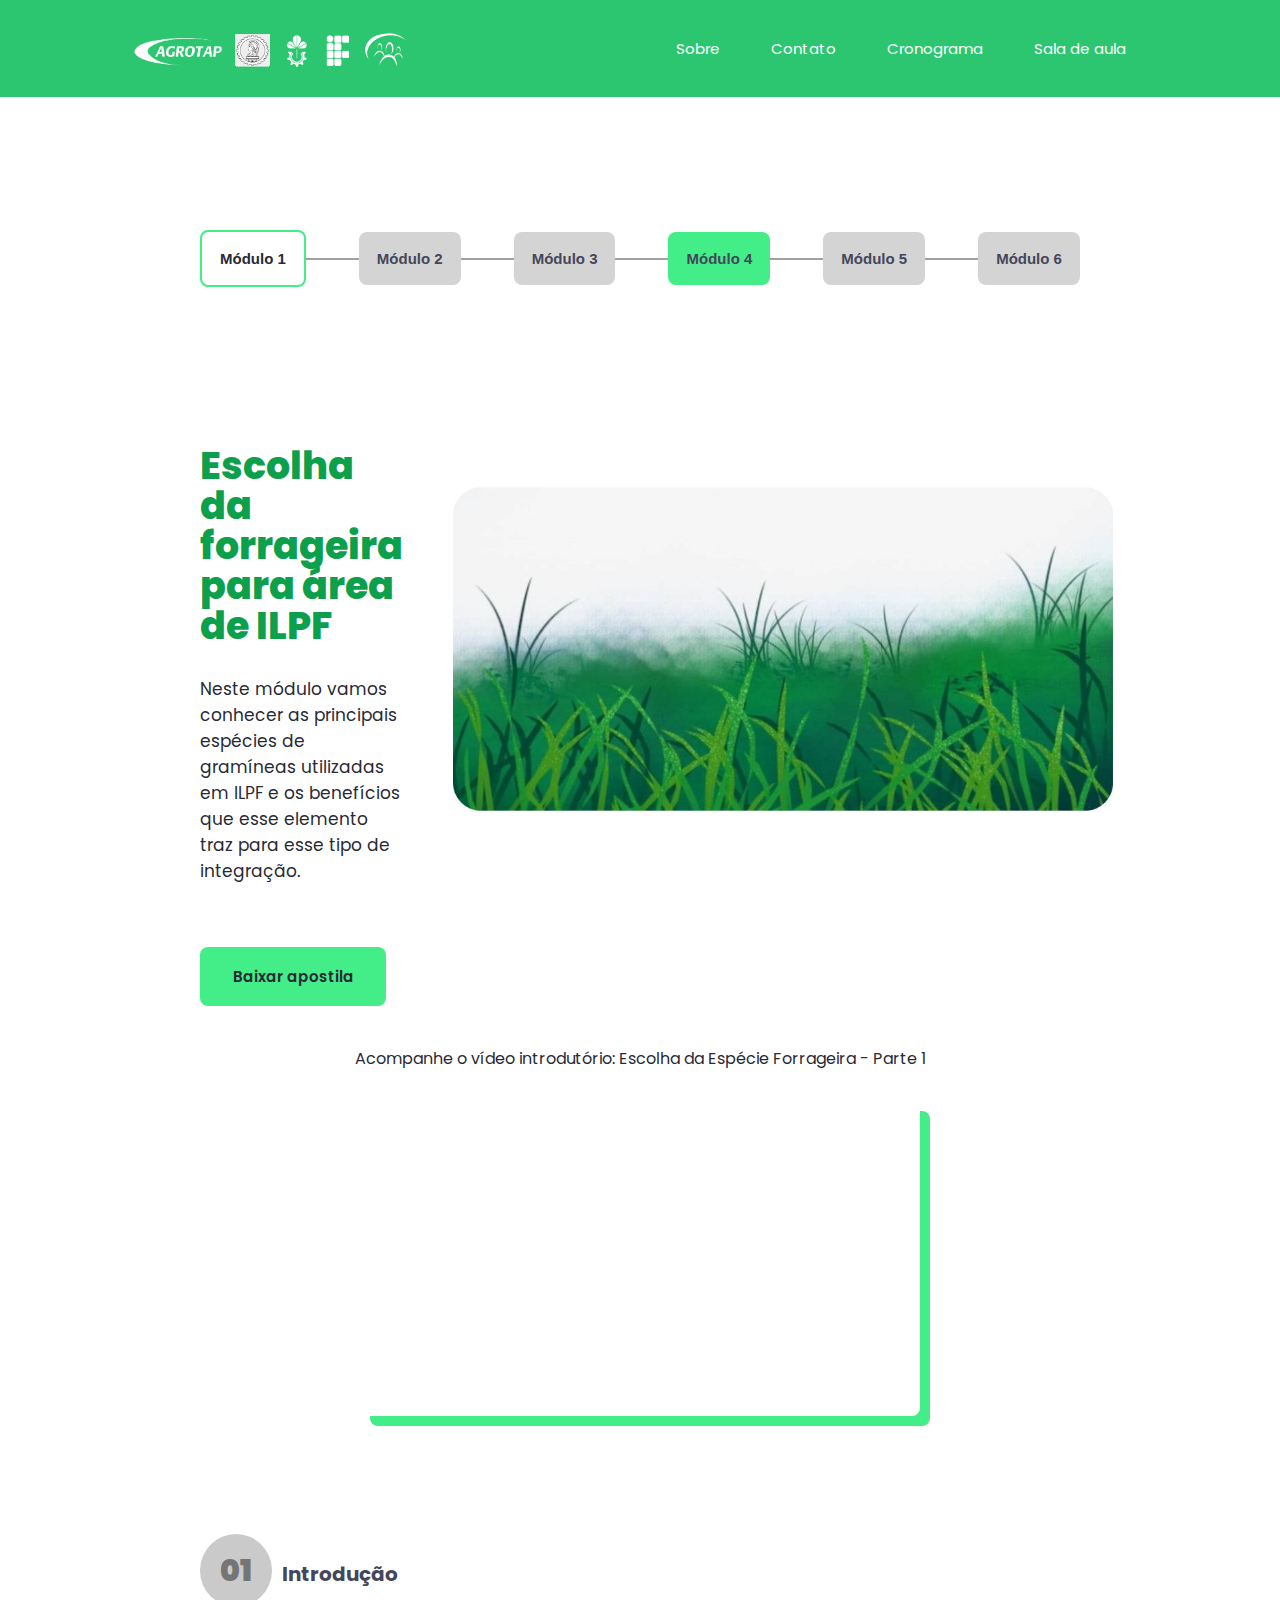
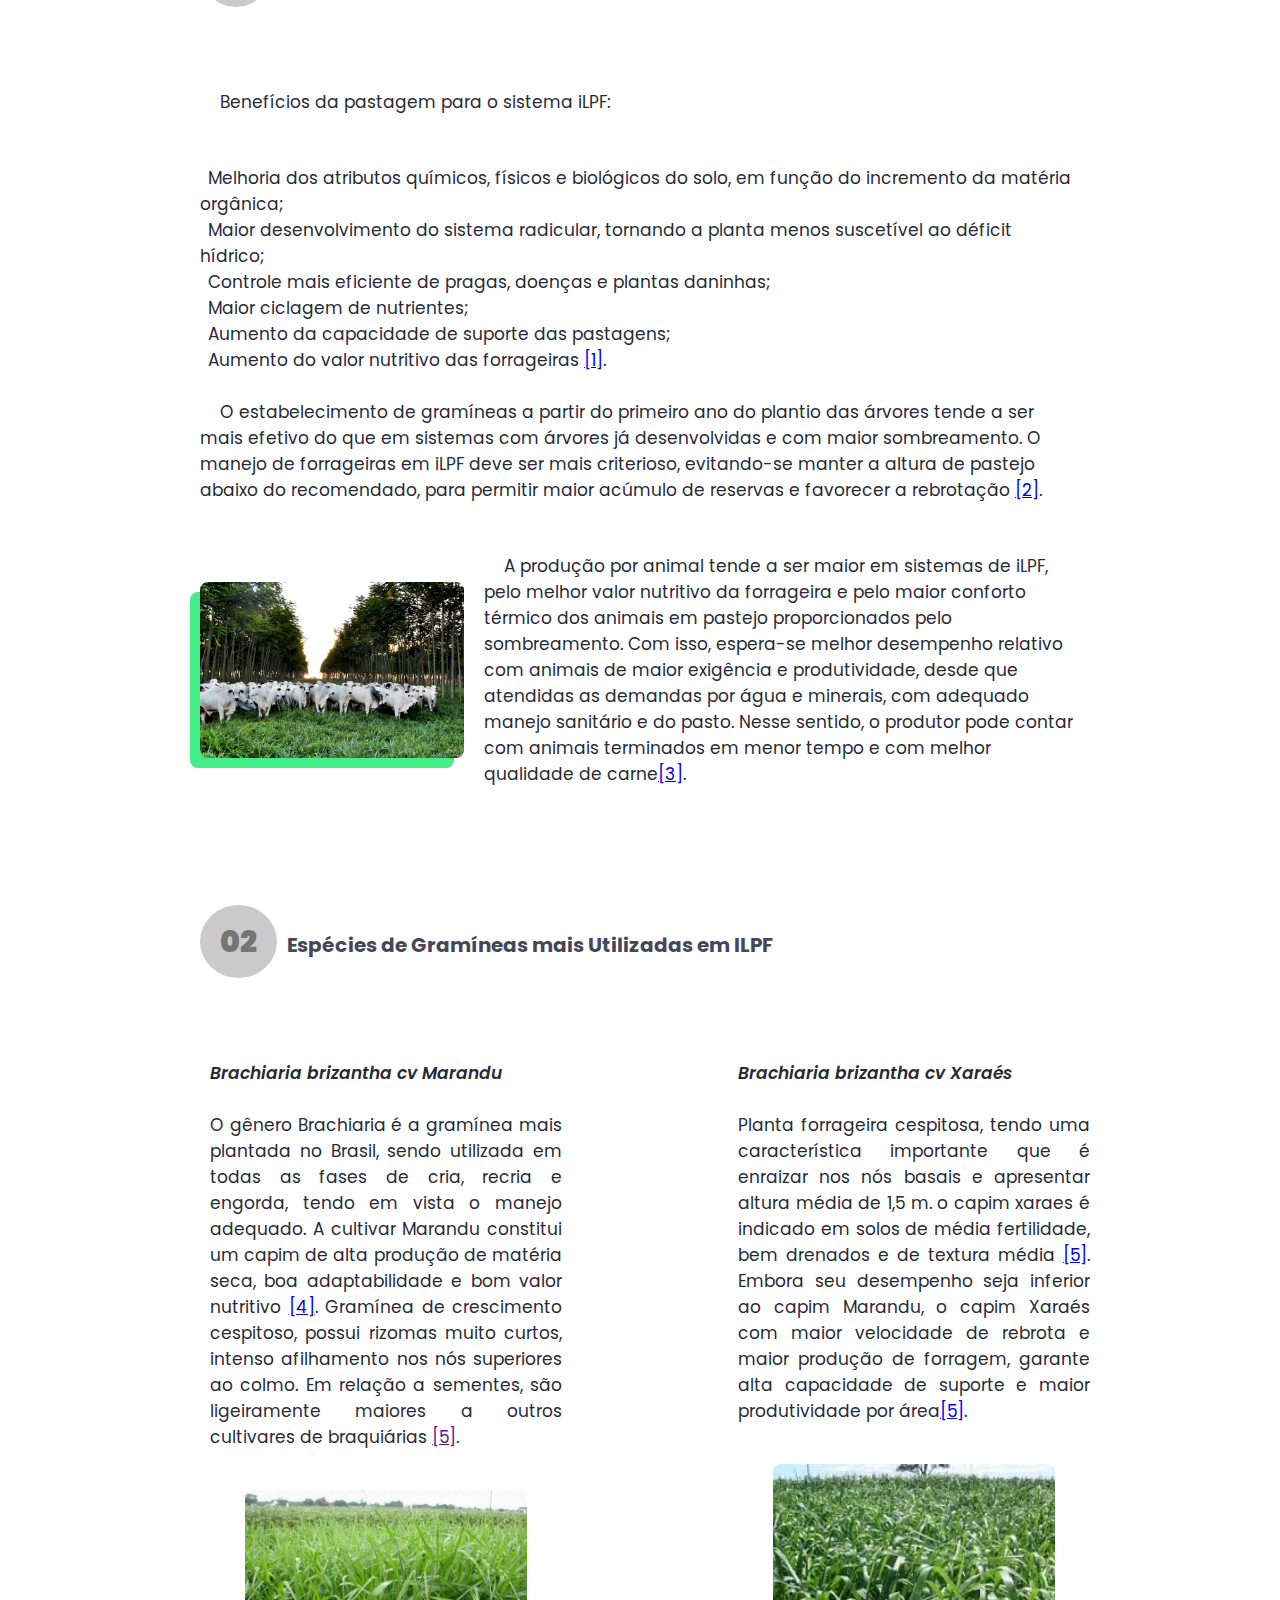
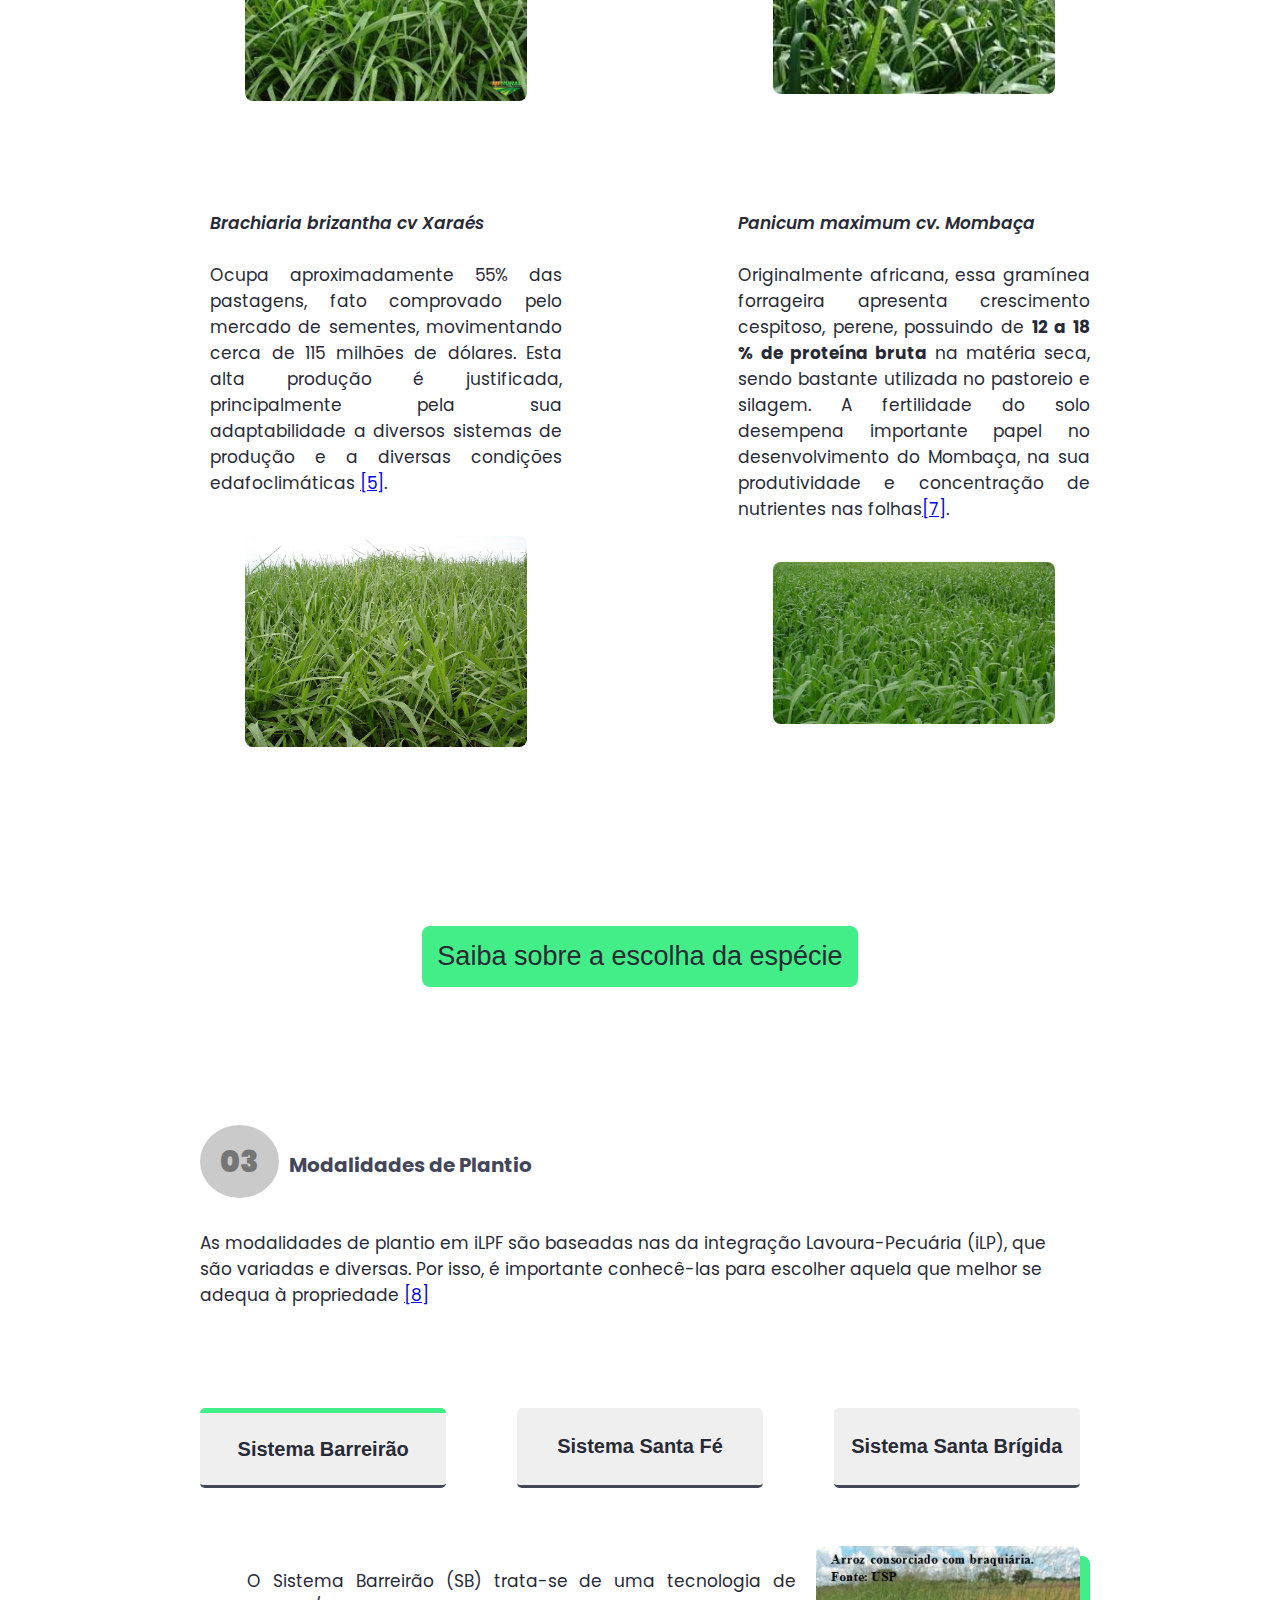
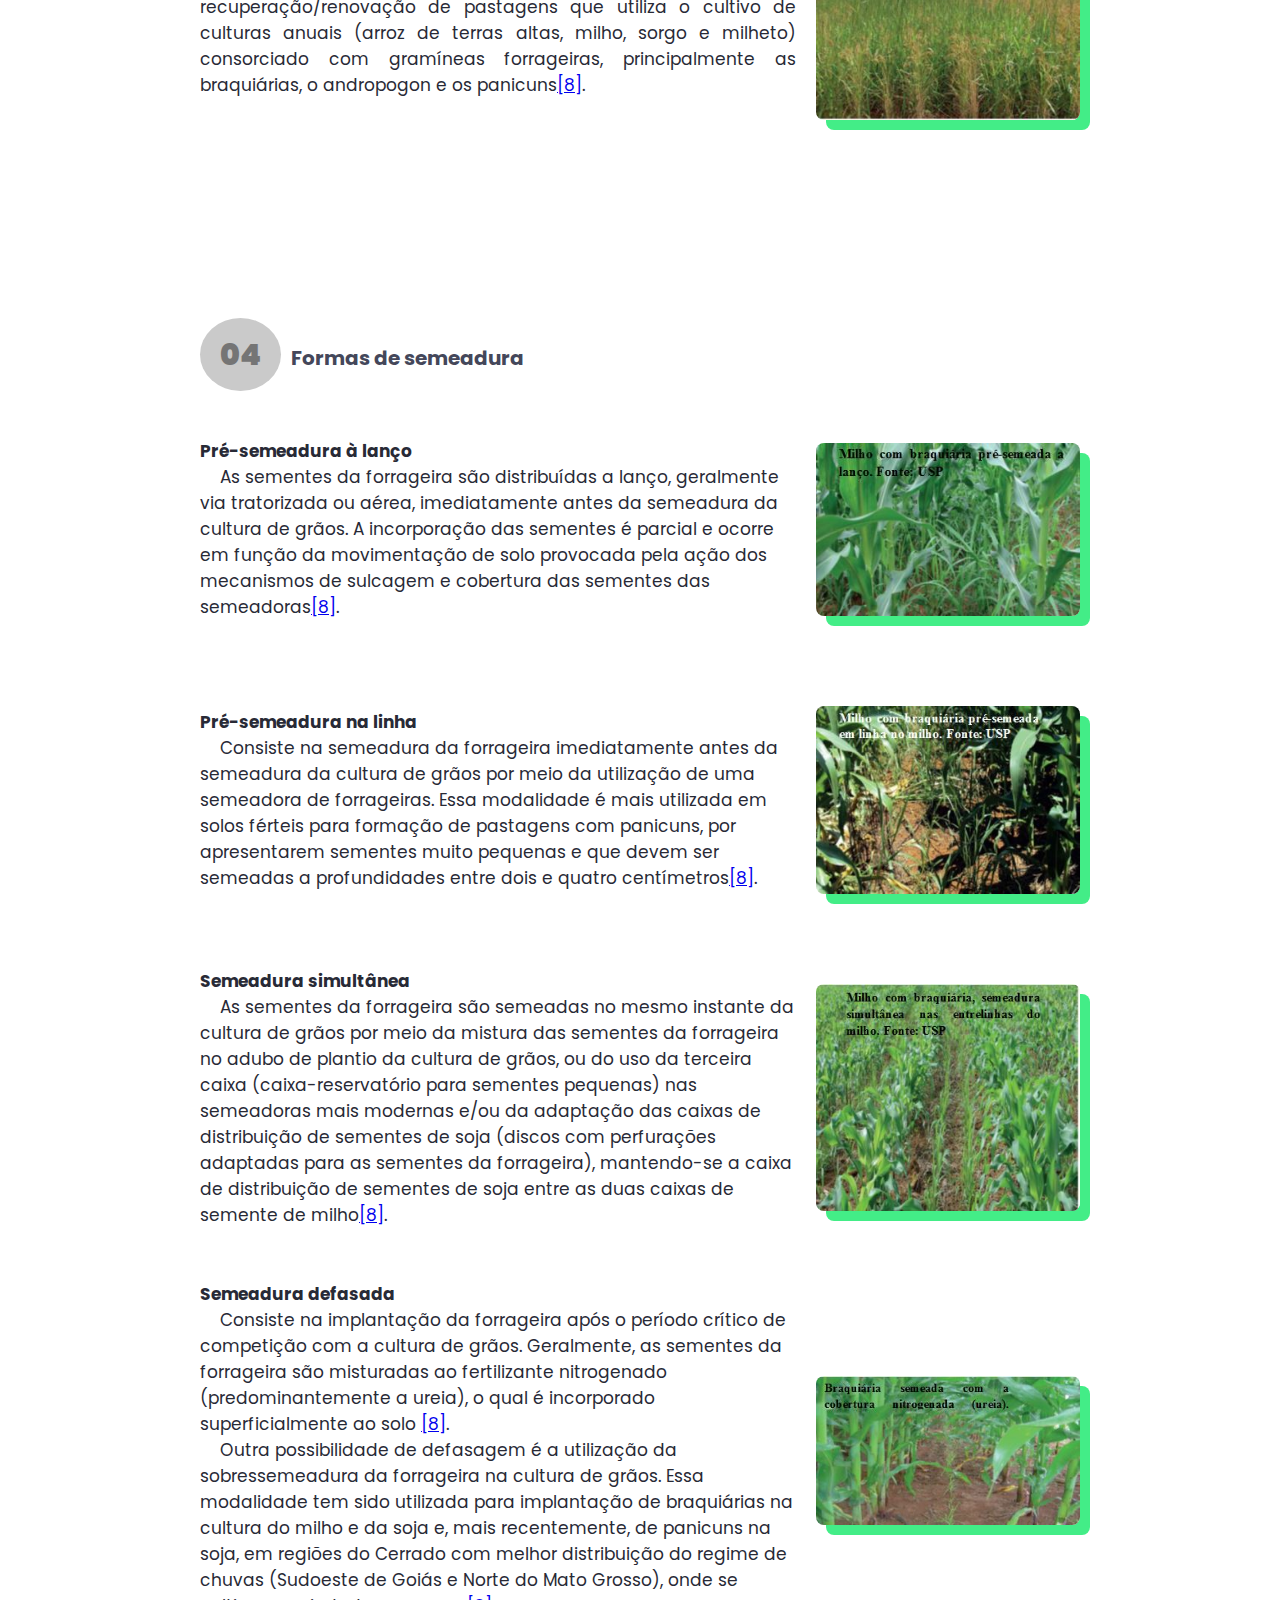
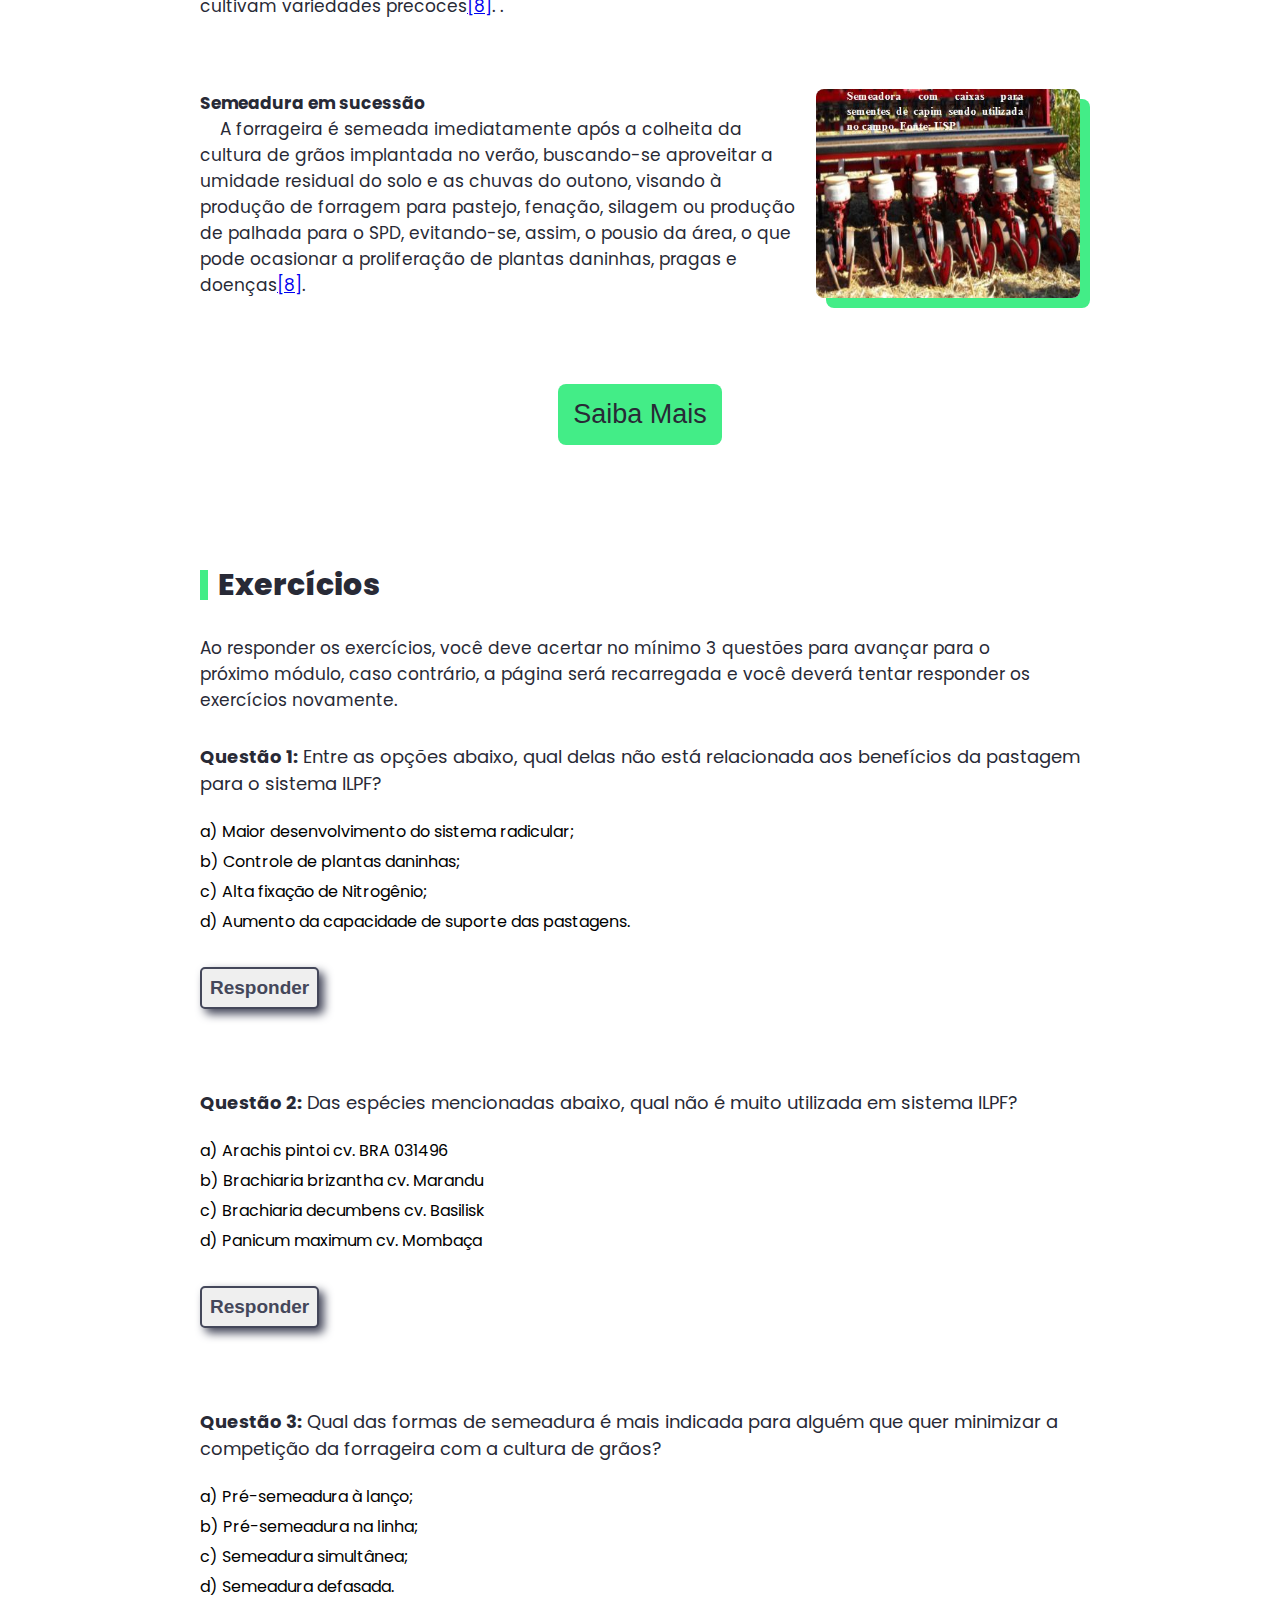
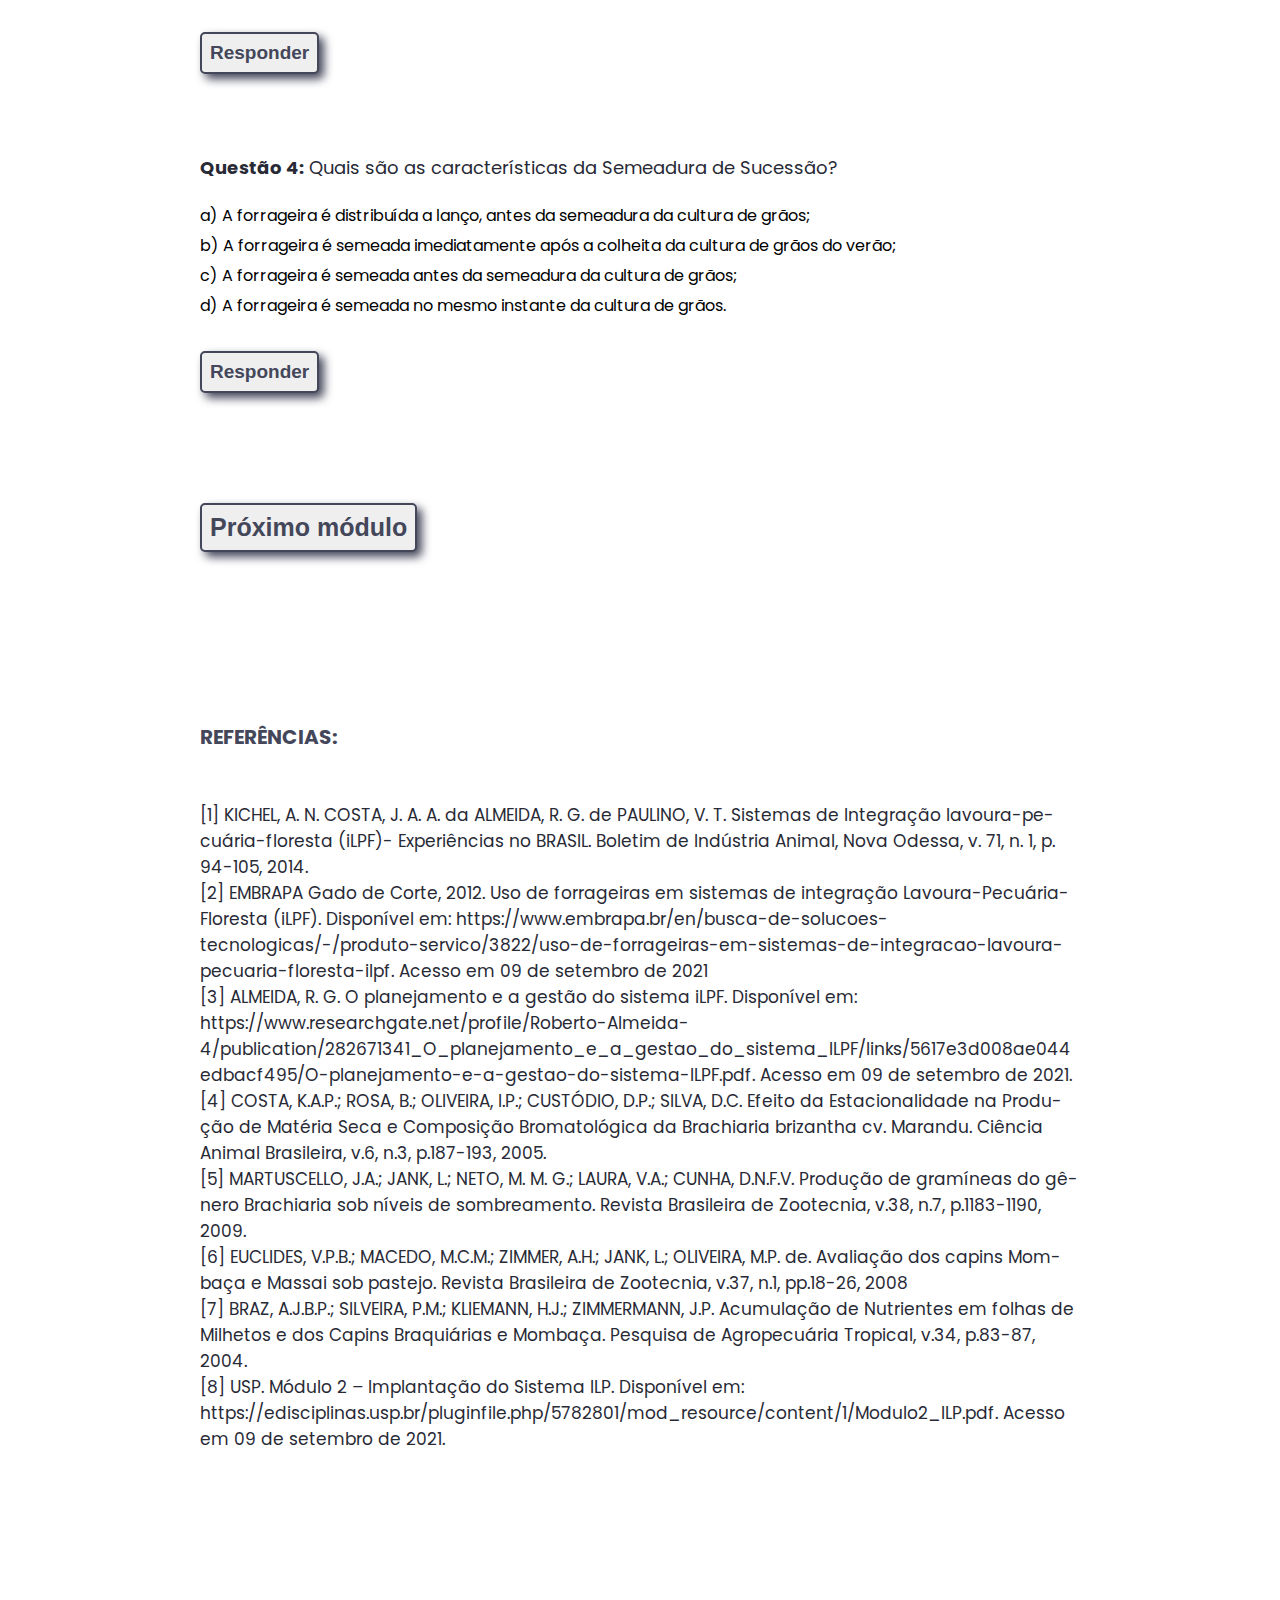
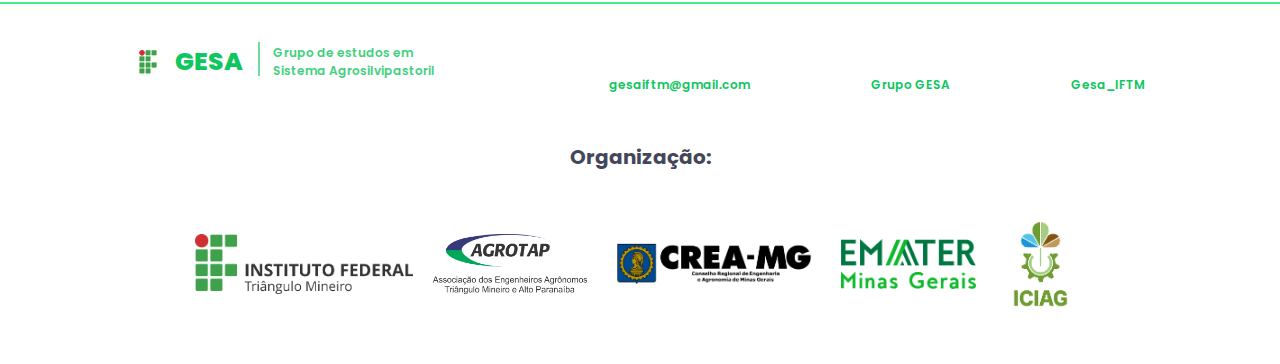
<file: content/module4.html>
<!DOCTYPE html>
<html lang="pt-br">

<head>
	<meta charset="UTF-8">
	<meta http-equiv="X-UA-Compatible" content="IE=edge">
	<meta name="viewport" content="width=device-width, initial-scale=1.0">
	<title>Conteúdo</title>

	<!-- STYLE -->
	<link rel="stylesheet" href="../complements/styles/content.css">
	<link rel="stylesheet" href="../complements/styles/partials/info.css">
	<link rel="stylesheet" href="../complements/styles/partials/container_text.css">
	<link rel="stylesheet" href="../complements/styles/partials/exercises.css">


	<!-- main -->
	<link rel="shortcut icon" href="../complements/images/logo.png">
	<link rel="stylesheet" href="https://pro.fontawesome.com/releases/v5.10.0/css/all.css"
		integrity="sha384-AYmEC3Yw5cVb3ZcuHtOA93w35dYTsvhLPVnYs9eStHfGJvOvKxVfELGroGkvsg+p" crossorigin="anonymous" />
	<link rel="stylesheet" href="../complements/styles/partials/container.css">
	<link rel="stylesheet" href="../complements/styles/partials/menu_mob.css">
	<link rel="stylesheet" href="../complements/styles/partials/header.css">
	<link rel="stylesheet" href="../complements/styles/partials/footer.css">
	<link rel="stylesheet" href="../complements/styles/partials/alerts.css">
		<link rel="stylesheet" href="../complements/styles/partials/link_word.css">


	<!--SCRIPTS-->
	<script type="text/javascript" src="../complements/scripts/menu_mob.js" defer></script>
	<script type="text/javascript" src="../complements/scripts/content.js" defer></script>
	<script type="text/javascript" src="../complements/scripts/complements_content.js" defer></script>


	<!--BUTTONS-->
	<link rel="stylesheet" href="../complements/styles/partials/dinamic_buttons.css">
	<link rel="stylesheet" href="../complements/styles/partials/learn_more.css">
</head>

<body>

	<header id="header">
		<div class="wrapper">
		  <div class="logo">
			<img class="logo-img" src="../complements/images/institutes/logo.png" alt="IFTM" />
		  </div>
  
		  <nav class="menu">
			<a href="../index.html" class="menu-link">Sobre</a>
			<a href="#footer" title="No rodapé" class="menu-link">Contato</a>
			<a href="../subscription.html#subscription_card"  id="cron_link" class="menu-link">Cronograma</a>
			<a href="../classroom.html" class="menu-link">Sala de aula</a>
		  </nav>
		</div>
  
		<div
		  style="
			display: flex;
			align-items: center;
			align-content: center;
			justify-content: center;
			align-self: center;
			justify-self: center;
			height: 100%;
		  "
		>
		  <button id="menu_button">
			<i class="fas fa-bars" style="color: white; font-size: 18px"></i>
			<span class="menu_mobile hidden">
			  <span id="close_menu_mobile"><i class="fas fa-angle-up"></i></span>
			  <a href="../index.html" class="menu_mobile_option">Sobre</a>
			  <a href="#footer" class="menu_mobile_option">Contato</a>
			  <a href="../subscription.html#subscription_card" class="menu_mobile_option"
				>Cronograma</a
			  >
			  <a
				style="border-radius: 0px 0px 5px 5px"
				href="../classroom.html"
				class="menu_mobile_option"
				>Sala de aula</a
			  >
			</span>
		  </button>
		</div>
	  </header>

<div class="alert_div">
	<div class="wrapper danger hidden">
		<p><b>Acertos insuficientes!</b> Refaça os exercícios do módulo para avançar. <br> Clique no botão abaixo</p>
		<button class="close_alert" onclick="location.reload()">OK</button>
		</div>
		<div class="wrapper congratulations hidden">
			<p>Parabéns! O módulo seguinte será desbloqueado.<i id="unlock_icon" class="fas fa-unlock"></i> <br> Clique no botão abaixo! </p><br>
			<button class="close_alert close_alert_congrat" onclick="location.reload()">OK</button>
		</div>
	</div>

		<div class="container_module_btns" id="container_module_btns">

			<div class="buttons">
				<button class="module_btn active_mod mod1_btn" data-module="container_mod1" onclick="openModule(this)" id="1" name="1">Módulo 1</button>
				<button class="module_btn mod2_btn" data-module="container_mod2" onclick="openModule(this)" id="2" name="2">Módulo 2</button>
				<button class="module_btn mod3_btn" data-module="container_mod3" onclick="openModule(this)" id="3" name="3">Módulo 3</button>
				<button class="user module_btn mod4_btn" data-module="container_mod4" onclick="openModule(this)" id="4" name="4">Módulo 4</button>
				<button class="module_btn mod5_btn" data-module="container_mod5" onclick="openModule(this)" id="5" name="5">Módulo 5</button>
				<button class="module_btn mod6_btn" data-module="container_mod6" onclick="openModule(this)" id="6" name="6">Módulo 6</button>
			
                <div class="line">
                    <span class="line_btn"></span>
                </div>
            
            </div>
		</div>


<!-- module_4 -->
<section id="container_mod4" class="container container_mod4 container_func">
    <section>
        <section class="info">

            <div class="wrapper">
                <h1 class="info_introduction">Escolha da forrageira para área de ILPF</h1>
                <p class="info_description">
                    Neste módulo vamos conhecer as principais espécies de gramíneas utilizadas em ILPF e os benefícios que esse elemento traz para esse tipo de integração.
                </p>
            </div>
            <img class="info_img info_img_icon" id="icon_img" title="pngtree.com"
                src="../complements/images/module4/img_1.jpg" alt="">

        </section>

        <a target="_blank" href="../complements/books/module_4.pdf" class="download_button">Baixar apostila</a>
    </section>

    <section class="video_wrapper">
        <p class="video_description">Acompanhe o vídeo introdutório: Escolha da Espécie Forrageira - Parte 1</p>
        <iframe class="video_class" src="https://www.youtube.com/embed/Vj5B5PG1rgA" title="YouTube video player" frameborder="0" allow="accelerometer; autoplay; clipboard-write; encrypted-media; gyroscope; picture-in-picture" allowfullscreen></iframe>
    </section>

<!-- topic 01 mod4 -->

    <section class="container_text">

        <div class="wrapper">
            <h1 class="text_title"><b class="topic_number">01</b>Introdução</h1><br><br>

            <p>&nbsp &nbsp Benefícios da pastagem para o sistema iLPF:</p>
            <br> <br>

            <p><i class="icon_li fas fa-check-circle"></i>Melhoria dos atributos químicos, físicos e biológicos do solo, em função do incremento da matéria orgânica; <br>
            <i class="icon_li fas fa-check-circle"></i>Maior desenvolvimento do sistema radicular, tornando a planta menos suscetível ao déficit hídrico; <br>
            <i class="icon_li fas fa-check-circle"></i>Controle mais eficiente de pragas, doenças e plantas daninhas; <br>
            <i class="icon_li fas fa-check-circle"></i>Maior ciclagem de nutrientes; <br>
            <i class="icon_li fas fa-check-circle"></i>Aumento da capacidade de suporte das pastagens; <br>
            <i class="icon_li fas fa-check-circle"></i>Aumento do valor nutritivo das forrageiras <a href="#ref_M4">[1]</a>.
            <br> <br>

            <p>&nbsp &nbsp O estabelecimento de gramíneas a partir do primeiro ano do plantio das árvores tende a ser mais efetivo do que em sistemas com árvores já desenvolvidas e com maior sombreamento. O manejo de forrageiras em iLPF deve ser mais criterioso, evitando-se manter a altura de pastejo abaixo do recomendado, para permitir maior acúmulo de reservas e favorecer a rebrotação <a href="#ref_M4">[2]</a>.</p> <br> <br>

            <div class="box_info">

                <img title="embrapa.com.br" class="box_img_left" src="../complements/images/module4/img_3.jpg"> <br> <br>

                <p> &nbsp &nbsp A produção por animal tende a ser maior em sistemas de iLPF, pelo melhor valor nutritivo da forrageira e pelo maior conforto térmico dos animais em pastejo proporcionados pelo sombreamento. Com isso, espera-se melhor desempenho relativo com animais de maior exigência e produtividade, desde que atendidas as demandas por água e minerais, com adequado manejo sanitário e do pasto. Nesse sentido, o produtor pode contar com animais terminados em menor tempo e com melhor qualidade de carne<a href="#ref_M4">[3]</a>.</p>

            </div>
        </div>
    </section>

    <!-- topic 02 mod4 -->

    <section class="container_text">

        <div class="wrapper">
            <h1 class="text_title"><b class="topic_number">02</b>Espécies de Gramíneas mais
                Utilizadas em ILPF</h1>

            <section class="cards_wrapper">
                <div class="card_info_edit">
                    <p><i>Brachiaria brizantha cv Marandu</i> <br> <br> O gênero Brachiaria é a gramínea mais plantada no Brasil, sendo utilizada em todas as fases de cria, recria e engorda, tendo em vista o manejo adequado. A cultivar Marandu constitui um capim de alta produção de matéria seca, boa adaptabilidade e bom valor nutritivo <a href="#ref_M4">[4]</a>. Gramínea de crescimento cespitoso, possui rizomas muito curtos, intenso afilhamento nos nós superiores ao colmo. Em relação a sementes, são ligeiramente maiores a outros cultivares de braquiárias <a href="">[5]</a>.</p>

                    <img class="img_card" title="mfrural.com.br" src="../complements/images/module4/img_4.jpg">
                </div>

                <div class="card_info_edit">
                    <p><i>Brachiaria brizantha cv Xaraés</i> <br> <br>
                        Planta forrageira cespitosa, tendo uma característica importante que é enraizar nos nós basais e apresentar altura média de 1,5 m. o capim xaraes é indicado em solos de média fertilidade, bem drenados e de textura média <a href="#ref_M4">[5]</a>. Embora seu desempenho seja inferior ao capim Marandu, o capim Xaraés com maior velocidade de rebrota e maior produção de forragem, garante alta capacidade de suporte e maior produtividade por área<a href="#ref_M4">[5]</a>. </p>

                    <img class="img_card" title="pastotech.com.br" src="../complements/images/module4/img_5.jpg">
                </div>

                <div class="card_info_edit">
                    <p><i>Brachiaria brizantha cv Xaraés</i> <br> <br>
                        Ocupa aproximadamente 55% das pastagens, fato comprovado pelo mercado de sementes, movimentando cerca de 115 milhões de dólares. Esta alta produção é justificada, principalmente pela sua adaptabilidade a diversos sistemas de produção e a diversas condições edafoclimáticas <a href="#ref_M4">[5]</a>. </p>

                    <img class="img_card" title="sementesalvorada.com.br" src="../complements/images/module4/img_6.jpg">
                </div>

                <div class="card_info_edit">
                    <p><i>Panicum maximum cv. Mombaça</i> <br> <br>
                        Originalmente africana, essa gramínea forrageira apresenta crescimento cespitoso, perene, possuindo de <b>12 a 18 % de proteína bruta</b> na matéria seca, sendo bastante utilizada no pastoreio e silagem. A fertilidade do solo desempena importante papel no desenvolvimento do Mombaça, na sua produtividade e concentração de nutrientes nas folhas<a href="#ref_M4">[7]</a>. </p>

                    <img class="img_card" title="sementesgermine.com.br" src="../complements/images/module4/img_7.jpg">

                </div>
            </section>
        </div>
    </section>

    <section class="learn_more" style="margin-bottom: 70px;" >

        <i  class="fas fa-video"></i>

        <button onclick="show_info(this)" data-lrn_mr="lrn_mr_5" class="button_visible">Saiba sobre a escolha da espécie</button>

        <div id="lrn_mr_5" class="information hidden">
            <section class="video_wrapper">
                <p>Escolha da espécie Forrageira</p>
                <iframe class="video_class" src="https://www.youtube.com/embed/dHrfoTMq-Po" title="YouTube video player" frameborder="0" allow="accelerometer; autoplay; clipboard-write; encrypted-media; gyroscope; picture-in-picture" allowfullscreen></iframe>
                </section>
        </div>
    </section>

    <!-- topic 03 -->
    <h1 class="text_title"><b class="topic_number">03</b>Modalidades de Plantio</h1>

    <p>As modalidades de plantio em iLPF são baseadas nas da integração Lavoura-Pecuária (iLP), que são variadas e diversas. Por isso, é importante conhecê-las para escolher aquela que melhor se adequa à propriedade <a href="#ref_M4">[8]</a> </p>

    <section class="container_dinamic">

        <section class="dinamic_buttons">
            <button class="d_button active dinamic-btn" data-target="content-4">
                Sistema Barreirão </button>

            <button class="d_button dinamic-btn" data-target="content-5">
                Sistema Santa Fé </button>

            <button class="d_button dinamic-btn" data-target="content-6">
            Sistema Santa Brígida </button>

        </section>
        <section class="dinamic_content">

            <div class="p_content content-4 box_info">
                <p>&nbsp &nbsp O Sistema Barreirão (SB) trata-se de uma tecnologia de recuperação/renovação de pastagens que utiliza o cultivo de culturas anuais (arroz de terras altas, milho, sorgo e milheto) consorciado com gramíneas forrageiras, principalmente as braquiárias, o andropogon e os panicuns<a href="#ref_M4">[8]</a>. </p>

                <img title="embrapa.com.br" class="box_img_right" src="../complements/images/module4/img_8.jpg">
            </div>

            <div class="hidden p_content content-5 box_info">
                <p>&nbsp &nbsp O Sistema Santa Fé (SSF) fundamenta-se na produção consorciada de lavouras de grãos, especialmente milho, sorgo, milheto, arroz e soja, com forrageiras, principalmente as braquiárias, em áreas de lavoura com solo parcial, ou devidamente corrigido. Os principais objetivos desse sistema são a produção de forrageiras para a entressafra, além de palhada em quantidade e qualidade para o Sistema Plantio Direto (SPD)<a href="#ref_M4">[8]</a>. </p>

                <img title="embrapa.com.br" class="box_img_right" src="../complements/images/module4/img_9.jpg" alt="solo">
            </div>

            <div class="hidden p_content content-6 box_info">
                <p>&nbsp &nbsp O Sistema Santa Brígida (SSB) consiste no consórcio de gramíneas (milho ou sorgo e forrageiras) com leguminosas (feijão guandu-anão e crotalária), proporcionando um aumento do aporte de nitrogênio ao sistema, via fixação biológica do nitrogênio atmosférico. Podem-se citar como vantagens desse sistema a diversificação das palhadas para o SPD, a melhoria na qualidade das pastagens e o enriquecimento da silagem com proteína verdadeira<a href="#ref_M4">[8]</a>. </p>

                <img title="codevasf.gov.br" class="box_img_right" src="../complements/images/module4/img_10.jpg" alt="solo">

            </div>
        </section>
    </section>

    <!-- topic 04 -->
    <section class="container_text">

        <div class="wrapper">

            <h1 class="text_title"><b class="topic_number">04</b>Formas de semeadura</h1>

            <div class="box_info">

                <p> <b>Pré-semeadura à lanço</b> <br>
                    &nbsp &nbsp As sementes da forrageira são distribuídas a lanço, geralmente via tratorizada ou aérea, imediatamente antes da semeadura da cultura de grãos. A incorporação das sementes é parcial e ocorre em função da movimentação de solo provocada pela ação dos mecanismos de sulcagem e cobertura das sementes das semeadoras<a href="#ref_M4">[8]</a>. </p>

                <img title="Fonte: USP" class="box_img_right" src="../complements/images/module4/img_11.jpg" alt=""> <br> <br>
            </div> <br> <br>

            <div class="box_info">

                <p> <b>Pré-semeadura na linha</b> <br>
                    &nbsp &nbsp Consiste na semeadura da forrageira imediatamente antes da semeadura da cultura de grãos por meio da utilização de uma semeadora de forrageiras. Essa modalidade é mais utilizada em solos férteis para formação de pastagens com panicuns, por apresentarem sementes muito pequenas e que devem ser semeadas a profundidades entre dois e quatro centímetros<a href="#ref_M4">[8]</a>. </p>

                <img title="Fonte: USP" class="box_img_right" src="../complements/images/module4/img_12.jpg"> <br> <br>

            </div> <br> <br>

            <div class="box_info">

                <p> <b>Semeadura simultânea</b> <br>
                    &nbsp &nbsp As sementes da forrageira são semeadas no mesmo instante da cultura de grãos por meio da mistura das sementes da forrageira no adubo de plantio da cultura de grãos, ou do uso da terceira caixa (caixa-reservatório para sementes pequenas) nas semeadoras mais modernas e/ou da adaptação das caixas de distribuição de sementes de soja (discos com perfurações adaptadas para as sementes da forrageira), mantendo-se a caixa de distribuição de sementes de soja entre as duas caixas de semente de milho<a href="#ref_M4">[8]</a>. </p>

                <img title="Fonte: USP" class="box_img_right" src="../complements/images/module4/img_13.jpg" alt=""> <br> <br>
            </div> <br> <br>

            <div class="box_info">

                <p> <b>Semeadura defasada</b> <br>
                    &nbsp &nbsp Consiste na implantação da forrageira após o período crítico de competição com a cultura de grãos. Geralmente, as sementes da forrageira são misturadas ao fertilizante nitrogenado (predominantemente a
                    ureia), o qual é incorporado superficialmente ao solo <a href="#ref_M4">[8]</a>. <br>
                    &nbsp &nbsp Outra possibilidade de defasagem é a utilização da sobressemeadura da forrageira na cultura de grãos. Essa modalidade tem sido utilizada para implantação de braquiárias na cultura do milho e da soja e, mais recentemente, de panicuns na soja, em regiões do Cerrado com melhor distribuição do regime de chuvas (Sudoeste de Goiás e Norte do Mato Grosso), onde se cultivam variedades precoces<a href="#ref_M4">[8]</a>. </a>. </p>

                <img title="Fonte: USP" class="box_img_right" src="../complements/images/module4/img_14.jpg" alt=""> <br> <br>
            </div> <br> <br>

            <div class="box_info">

                <p> <b>Semeadura em sucessão</b> <br>
                    &nbsp &nbsp A forrageira é semeada imediatamente após a colheita da cultura de grãos implantada no verão, buscando-se aproveitar a umidade residual do solo e as chuvas do outono, visando à produção de forragem para pastejo, fenação, silagem ou produção de palhada para o SPD, evitando-se, assim, o pousio da área, o que pode ocasionar a proliferação de plantas daninhas, pragas e doenças<a href="#ref_M4">[8]</a>. </p>

                <img title="Fonte: USP" class="box_img_right" src="../complements/images/module4/img_16.jpg"> <br> <br>

            </div> <br> <br>
        </div>
    </section>

    <section class="learn_more">

        <i  class="fas fa-video"></i>

        <button onclick="show_info(this)" data-lrn_mr="lrn_mr_4" class="button_visible">Saiba Mais</button>

        <div id="lrn_mr_4" class="information hidden">
            <section class="video_wrapper">
                <p>Parte 2: Escolha da espécie forrageira - Formas de semeadura</p>
                <iframe class="video_class" src="https://www.youtube.com/embed/wikYfUxmMD0" title="YouTube video player" frameborder="0" allow="accelerometer; autoplay; clipboard-write; encrypted-media; gyroscope; picture-in-picture" allowfullscreen></iframe>
                </section>
        </div>
    </section>

    <!-- EXERCISES MOD4 -->
    <section class="info">

        <div class="wrapper">
            <h1 class="info_title" style="font-weight: 800; color: #282A36;">Exercícios</h1>
            <p class="info_description">
                Ao responder os exercícios, você deve acertar no mínimo 3 questões para avançar para o próximo módulo, caso contrário, a página será recarregada e você deverá tentar responder os exercícios novamente. </p>

        </div>
    </section>


    <!-- Question 1 mod4-->

    <section  class="master_form master_formM5" id="master_form">
        <section data-question="Q1" id="4" class="form form1 form_from_M4">

            <p class="question"><b>Questão 1:</b> Entre as opções abaixo, qual delas não está relacionada aos benefícios da pastagem para o sistema ILPF?</p>

            <input class=" false input_option" id="option1_q1" hidden type="radio">
            <label class="option" for="option1_q1">a) Maior desenvolvimento do sistema radicular;</label>

            <input class=" false input_option" id="option2_q1" hidden type="radio">
            <label class="option" for="option2_q1">b) Controle de plantas daninhas;</label>

            <input class=" true input_option" id="option3_q1" hidden type="radio">
            <label class="option option_true" for="option3_q1">c) Alta fixação de Nitrogênio;</label>

            <input class=" false input_option" id="option4_q1" hidden type="radio">
            <label class="option" for="option4_q1">d) Aumento da capacidade de suporte das pastagens.</label>

            <button id='Q1' type="button" class="send_answer send_answer1">Responder</button>

            <div class="feedback">
                <div class="hidden correct_answer correct_answerQ1">
                    <p>
                        <i class="fas fa-check-circle"></i>
                        <b>PARABÉNS!</b> <br>
                        <b>Resposta Correta.</b> A fixação de Nitrogênio é mais eficaz em culturas
                            leguminosas, nas gramíneas/pastagens a reposição desse nutriente é realizada com adubação nitrogenada. </p>
                </div>

                <div class="hidden wrong_answer wrong_answerQ1">
                    <p><i class="fas fa-times-circle"></i>
                    <b>RESPOSTA INCORRETA!</b>

                </div>
            </div>
        </section>

        <div id="4" class=" div_answer hidden">
            <button class="see_answer" id="ans_Q1_M4">
                Ver resposta</button>
            <p class="hidden answer ans_Q1_M4" >Resposta: letra (c)<br>
                A fixação de Nitrogênio é mais eficaz em culturas
                leguminosas, nas gramíneas/pastagens a reposição desse nutriente é realizada com adubação nitrogenada. 
            </p>
        </div>

        <!-- Question 2 -->
        <section id="4" data-question="Q2" class="form form2 form_from_M4">
            <p class="question"><b>Questão 2:</b> Das espécies mencionadas abaixo, qual não é muito utilizada em sistema ILPF?</p>

            <input class=" true input_option" id="option1_q2" hidden type="radio">
            <label class="option option_true" for="option1_q2">a) Arachis pintoi cv. BRA 031496</label>

            <input class=" false input_option" id="option2_q2" hidden type="radio">
            <label class="option" for="option2_q2">b) Brachiaria brizantha cv. Marandu</label>

            <input class=" false input_option" id="option3_q2" hidden type="radio">
            <label class="option" for="option3_q2">c) Brachiaria decumbens cv. Basilisk</label>

            <input class=" false input_option" id="option4_q2" hidden type="radio">
            <label class="option" for="option4_q2">d) Panicum maximum cv. Mombaça</label>

            <button id="Q2" type="button" class="send_answer send_answer2">Responder</button>

            <div class="feedback">
                <div class="hidden correct_answer correct_answerQ2">
                    <p>
                        <i class="fas fa-check-circle"></i>
                        <b>PARABÉNS!</b> <br>
                        <b>Resposta Correta.</b> Apesar de ser uma forrageira leguminosa muito rica, apresenta limitações quanto à tolerância ao sombreamento. Enquanto as demais toleram até 75%, o amendoim forrageiro (<i>Arachis pintoi cv. BRA 031496</i>) não tolera mais que 50%. </p>
                </div>

                <div class="hidden wrong_answer wrong_answerQ2">
                    <p><i class="fas fa-times-circle"></i>
                        <b>RESPOSTA INCORRETA!</b>

                </div>
            </div>
        </section>

        <div id="4" class=" div_answer hidden">
            <button class="see_answer" id="ans_Q2_M4">
                Ver resposta</button>
            <p class="hidden answer ans_Q2_M4" >Resposta: letra(a)<br>
                Apesar de ser uma forrageira leguminosa muito rica, apresenta limitações quanto à tolerância ao sombreamento. Enquanto as demais toleram até 75%, o amendoim forrageiro (<i>Arachis pintoi cv. BRA 031496</i>) não tolera mais que 50%. 
            </p>
        </div>

        <!-- Question 3 mod4 -->
        <section id="4" data-question="Q3" class="form form3 form_from_M4">
            <p class="question"><b>Questão 3:</b> Qual das formas de semeadura é mais indicada para alguém que quer minimizar a competição da forrageira com a cultura de grãos? </p>

            <input class=" false input_option" id="option1_q3" hidden type="radio">
            <label class="option" for="option1_q3">a) Pré-semeadura à lanço;</label>

            <input class="false input_option" id="option2_q3" hidden type="radio">
            <label class="option" for="option2_q3">b) Pré-semeadura na linha;</label>

            <input class="false input_option" id="option3_q3" hidden type="radio">
            <label class="option" for="option3_q3">c) Semeadura simultânea;</label>

            <input class=" true input_option" id="option4_q3" hidden type="radio">
            <label class="option option_true" for="option4_q3">d) Semeadura defasada.</label>

            <button id="Q3" type="button" class="send_answer send_answer3">Responder</button>

            <div class="feedback">
                <div class="hidden correct_answer correct_answerQ3">
                    <p>
                        <i class="fas fa-check-circle"></i>
                        <b>PARABÉNS!!</b> <br>
                        <b>Resposta Correta.</b> A competição entre a forrageira e a cultura de grãos é minimizada porque a implantação da forrageira se dá após o período crítico de competição. </p>
                </div>

                <div class="hidden wrong_answer wrong_answerQ3">
                    <p><i class="fas fa-times-circle"></i>
                        <b>RESPOSTA INCORRETA!</b>

                </div>
            </div>
        </section>

        <div id="4" class=" div_answer hidden">
            <button class="see_answer" id="ans_Q3_M4">
                Ver resposta</button>
            <p class="hidden answer ans_Q3_M4" >Resposta: letra (d) <br>
                A competição entre a forrageira e a cultura de grãos é minimizada porque a implantação da forrageira se dá após o período crítico de competição. 
            </p>
        </div>

        <!-- Question 4 mod4-->
        <section id="4" data-question="Q4" class="form form4 form_from_M4">
            <p class="question"><b>Questão 4:</b> Quais são as características da Semeadura de Sucessão?</p>

            <input class=" false input_option" id="option1_q4_M4" hidden type="radio">
            <label class="option" for="option1_q4_M5">a) A forrageira é distribuída a lanço, antes da semeadura da cultura de grãos;</label>

            <input class=" true input_option" id="option2_q4_M4" hidden type="radio">
            <label class="option option_true" for="option2_q4_M4">b) A forrageira é semeada imediatamente após a colheita da cultura de grãos do verão;</label>

            <input class=" false input_option" id="option3_q4_M4" hidden type="radio">
            <label class="option" for="option3_q4_M5">c) A forrageira é semeada antes da semeadura da cultura de grãos;</label>

            <input class=" false input_option" id="option4_q4_M4" hidden type="radio">
            <label class="option" for="option4_q4_M5">d) A forrageira é semeada no mesmo instante da cultura de grãos.</label>

            <button id="Q4" type="button" class="send_answer send_answer4">Responder</button>

            <div class="feedback">
                <div class="hidden correct_answer correct_answerQ4">
                    <p>
                        <i class="fas fa-check-circle"></i>
                        <b>PARABÉNS!</b> <br>
                        <b>Resposta Correta.</b> Esse tipo de semeadura aproveita a umidade residual do solo e as chuvas do outono, produz forragem para pastejo, fenação, silagem ou produz palhada para o Sistema	de Plantio Direto (SPD).</p>
                </div>

                <div class="hidden wrong_answer wrong_answerQ4">
                    <p><i class="fas fa-times-circle"></i>
                        <b>RESPOSTA INCORRETA!</b>

                </div>
            </div>
        </section>

        <div class="form" id="4">
            <button class="finish" id="send_answer_finish" onclick="checkAll()">Próximo módulo</button>
        </div>
    </section>

    <div id='4' class=" div_answer hidden">
        <button class="see_answer" id="ans_Q4_M4">
            Ver resposta</button>
        <p class="hidden answer ans_Q4_M4" >Resposta: letra (b)<br>
            Esse tipo de semeadura aproveita a umidade residual do solo e as chuvas do outono, produz forragem para pastejo, fenação, silagem ou produz palhada para o Sistema	de Plantio Direto (SPD).
        </p>
    </div>


    <!-- References mod4 -->
    <section class="container_text" id="ref_M4">
        <div class="wrapper references">
            <h1 class="text_title">REFERÊNCIAS:</h1>

            <p>[1] KICHEL, A. N. COSTA, J. A. A. da ALMEIDA, R. G. de PAULINO, V. T. Sistemas de Integração lavoura-pecuária-floresta (iLPF)- Experiências no BRASIL. Boletim de Indústria Animal, Nova Odessa, v. 71, n. 1, p. 94-105, 2014.  <br>
            [2] EMBRAPA Gado de Corte, 2012. Uso de forrageiras em sistemas de integração Lavoura-Pecuária-Floresta (iLPF). Disponível em: https://www.embrapa.br/en/busca-de-solucoes-tecnologicas/-/produto-servico/3822/uso-de-forrageiras-em-sistemas-de-integracao-lavoura-pecuaria-floresta-ilpf. Acesso em 09 de setembro de 2021 <br>
            [3] ALMEIDA, R. G. O planejamento e a gestão do sistema iLPF. Disponível em: https://www.researchgate.net/profile/Roberto-Almeida-4/publication/282671341_O_planejamento_e_a_gestao_do_sistema_ILPF/links/5617e3d008ae044edbacf495/O-planejamento-e-a-gestao-do-sistema-ILPF.pdf. Acesso em 09 de setembro de 2021.  <br>
            [4] COSTA, K.A.P.; ROSA, B.; OLIVEIRA, I.P.; CUSTÓDIO, D.P.; SILVA, D.C. Efeito da Estacionalidade na Produção de Matéria Seca e Composição Bromatológica da Brachiaria brizantha cv. Marandu. Ciência Animal Brasileira, v.6, n.3, p.187-193, 2005. <br>
            [5] MARTUSCELLO, J.A.; JANK, L.; NETO, M. M. G.; LAURA, V.A.; CUNHA, D.N.F.V. Produção de gramíneas do gênero Brachiaria sob níveis de sombreamento. Revista Brasileira de Zootecnia, v.38, n.7, p.1183-1190, 2009. <br>
            [6] EUCLIDES, V.P.B.; MACEDO, M.C.M.; ZIMMER, A.H.; JANK, L.; OLIVEIRA, M.P. de. Avaliação dos capins Mombaça e Massai sob pastejo. Revista Brasileira de Zootecnia, v.37, n.1, pp.18-26, 2008 <br>
            [7] BRAZ, A.J.B.P.; SILVEIRA, P.M.; KLIEMANN, H.J.; ZIMMERMANN, J.P. Acumulação de Nutrientes em folhas de Milhetos e dos Capins Braquiárias e Mombaça. Pesquisa de Agropecuária Tropical, v.34, p.83-87, 2004. <br>
            [8] USP. Módulo 2 – Implantação do Sistema ILP. Disponível em: https://edisciplinas.usp.br/pluginfile.php/5782801/mod_resource/content/1/Modulo2_ILP.pdf. Acesso em 09 de setembro de 2021.</p>

        </div>
    </section>
</section>


        




        <footer id="footer">
            <div class="wrapper">
              <div class="logo">
                <img
                  class="logo-img"
                  src="../complements/images/logo_normal.png"
                  alt="IFTM"
                />
                <h1 class="logo-name">GESA</h1>
                <p class="Group">
                  Grupo de estudos em <br />
                  Sistema Agrosilvipastoril
                </p>
              </div>
            </div>
      
            <div class="contact">
              <div class="contact_card">
                <a href="mailto: gesaiftm@gmail.com" id="email"
                  ><i
                    id="mail_icon"
                    class="far fa-envelope"
                    style="font-weight: 300"
                  ></i>
                  <br />
                  <p id="email">gesaiftm@gmail.com</p>
                </a>
              </div>
              <div class="contact_card">
                <a
                  href="https://chat.whatsapp.com/LN9nksrvMqDJXSMikphJZr"
                  id="whatsapp"
                >
                  <i
                    id="whatsapp_icon"
                    class="fab fa-whatsapp"
                    style="font-weight: 300"
                  ></i>
                  <br />
                  <p id="whatsapp" class="cont">Grupo GESA</p>
                </a>
              </div>
              <div class="contact_card">
                <a href="https://www.instagram.com/gesa_iftm/" id="insta"
                  ><i
                    id="insta_icon"
                    class="fab fa-instagram"
                    style="font-weight: 300"
                  ></i>
                  <br />
                  <p id="insta" class="cont">Gesa_IFTM</p></a
                >
              </div>
            </div>
        
          </footer>
      
          <h1 class="h1_org">Organização:</h1>
      
          <div class="div_logos">
      
            <a href="https://iftm.edu.br/"><img src="../complements/images/institutes/iftm.png" id="iftm"alt=""></a>
            <a href="https://www.crea-mg.org.br/node/79"><img src="../complements/images/institutes/agrotap.png" id="agrotap"alt=""></a>
            <a href="https://www.crea-mg.org.br/node/79"><img src="../complements/images/institutes/crea.png" id="crea"alt=""></a>
            <a href="https://www.emater.mg.gov.br/"><img src="../complements/images/institutes/emater.png" id="emater" alt=""></a>
            <a href="http://www.iciag.ufu.br/"><img src="../complements/images/institutes/iciag.png" id="iciag"alt=""></a>
          </div>

</body>
</html>
</file>
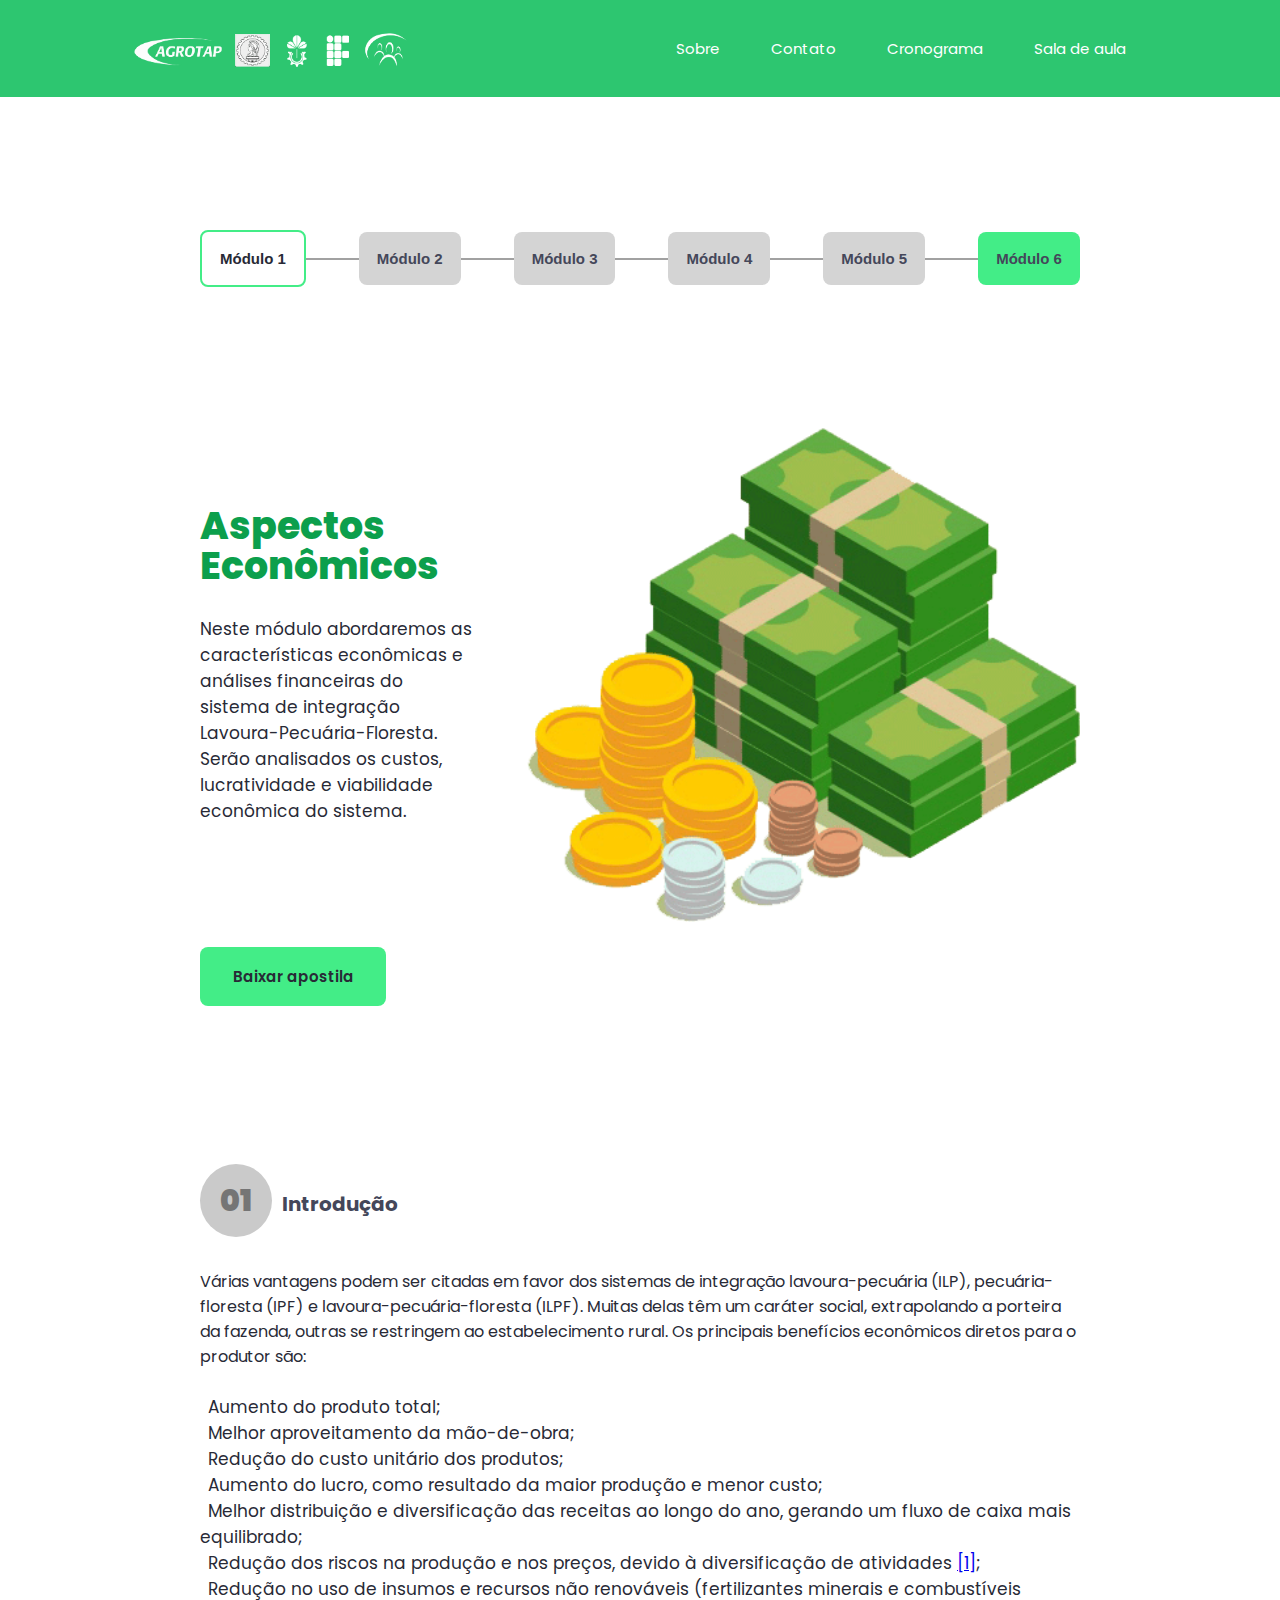
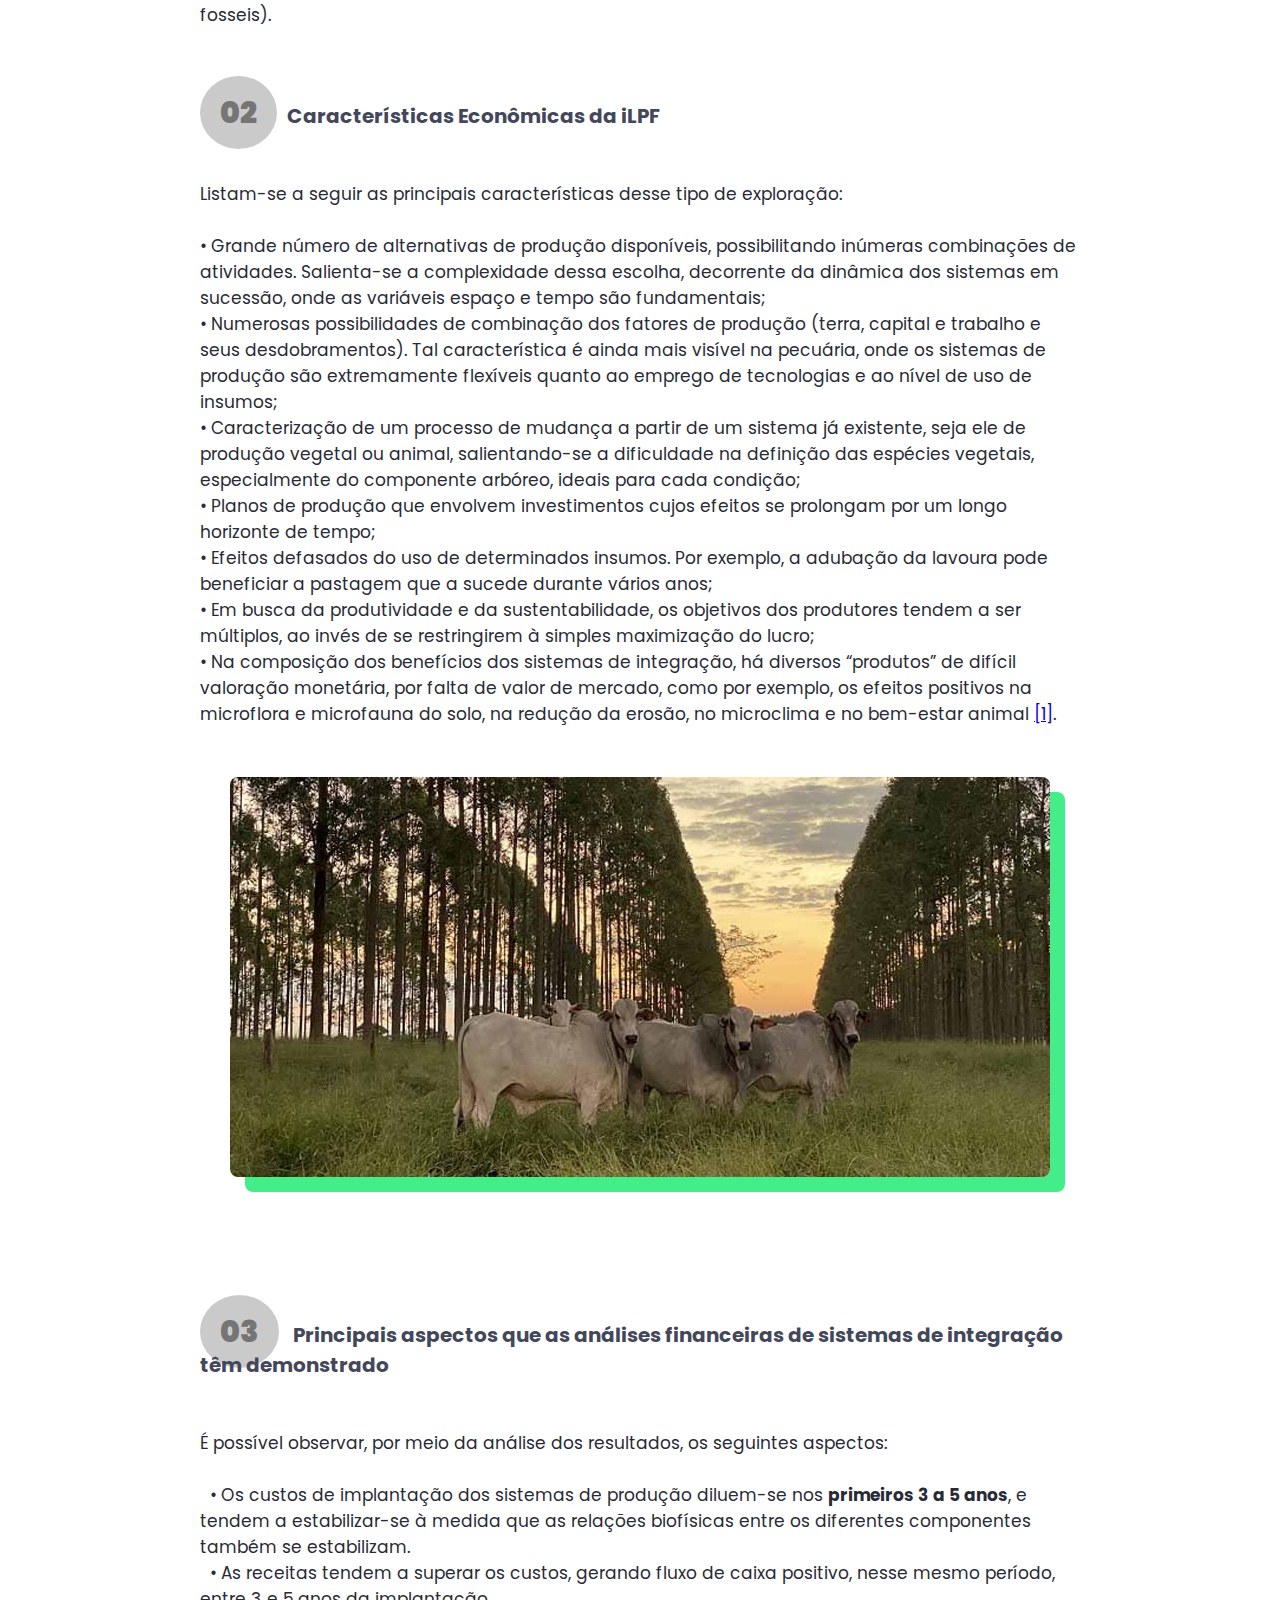
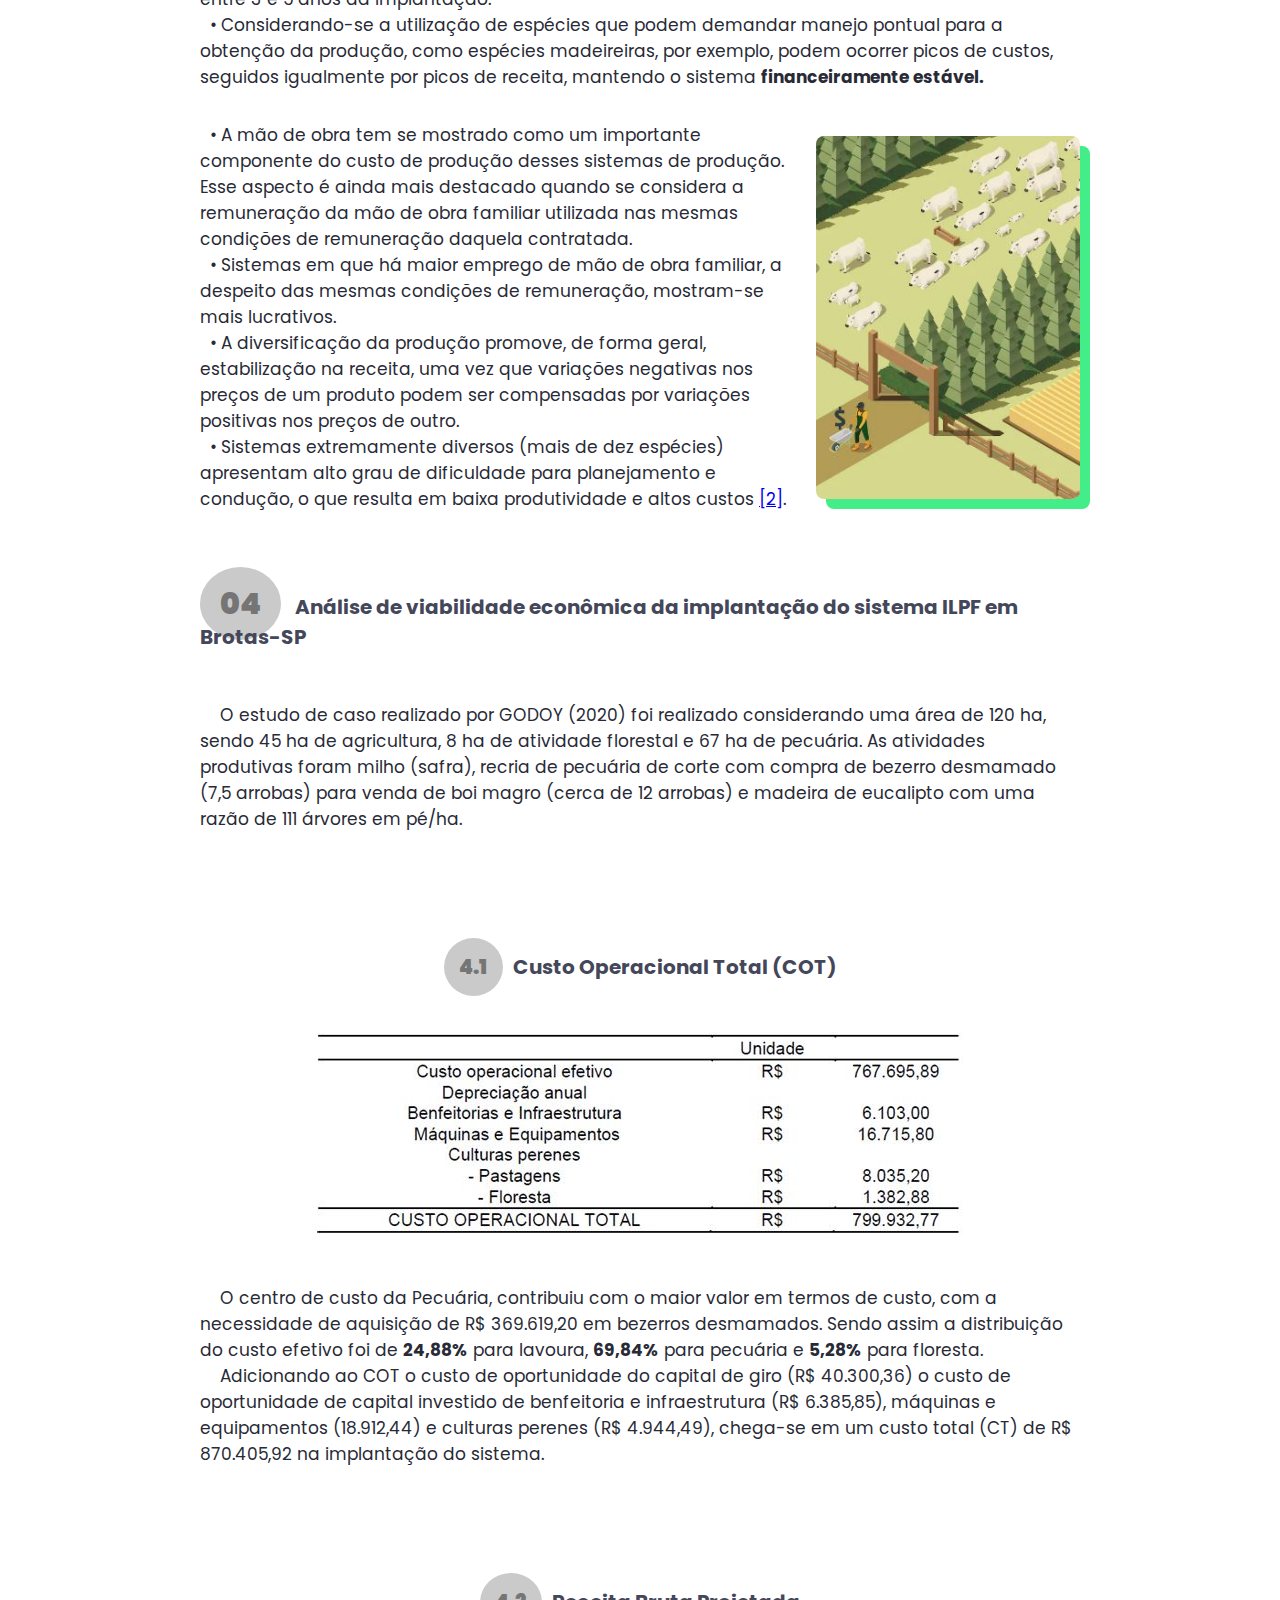
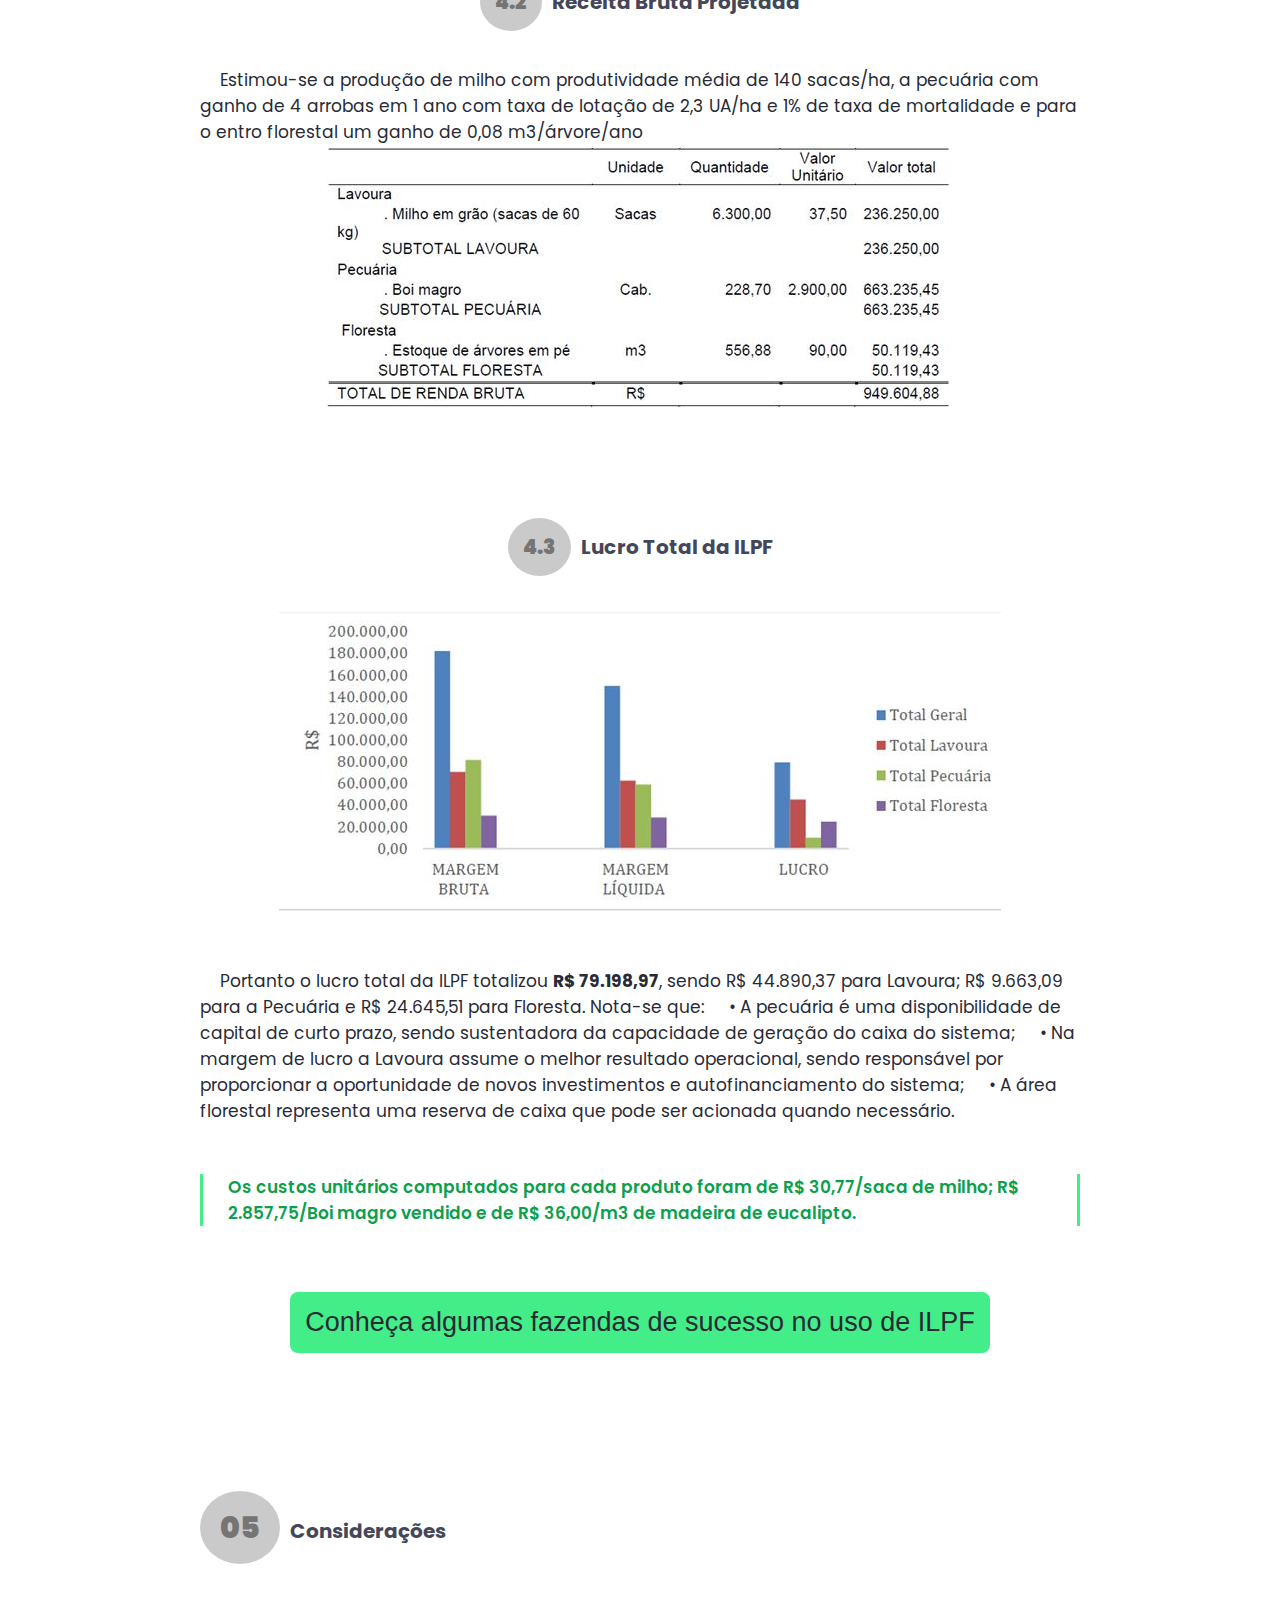
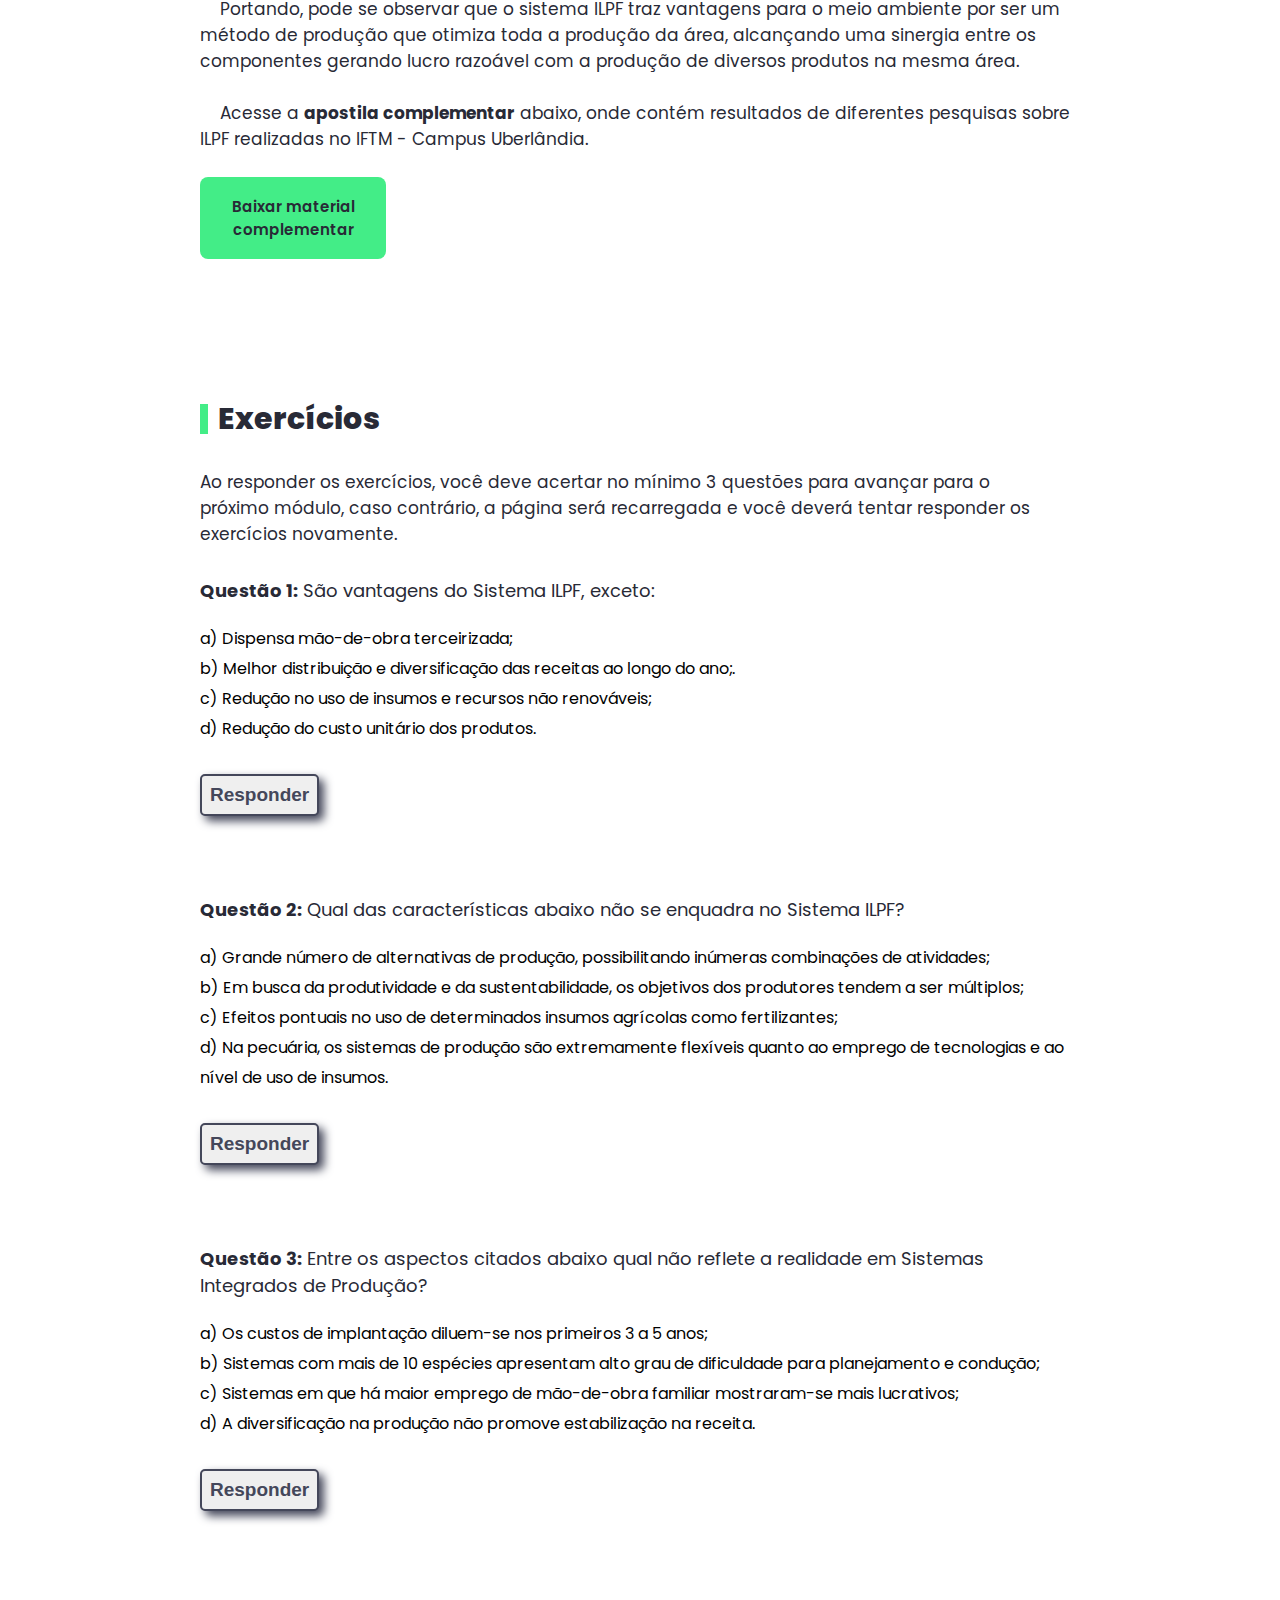
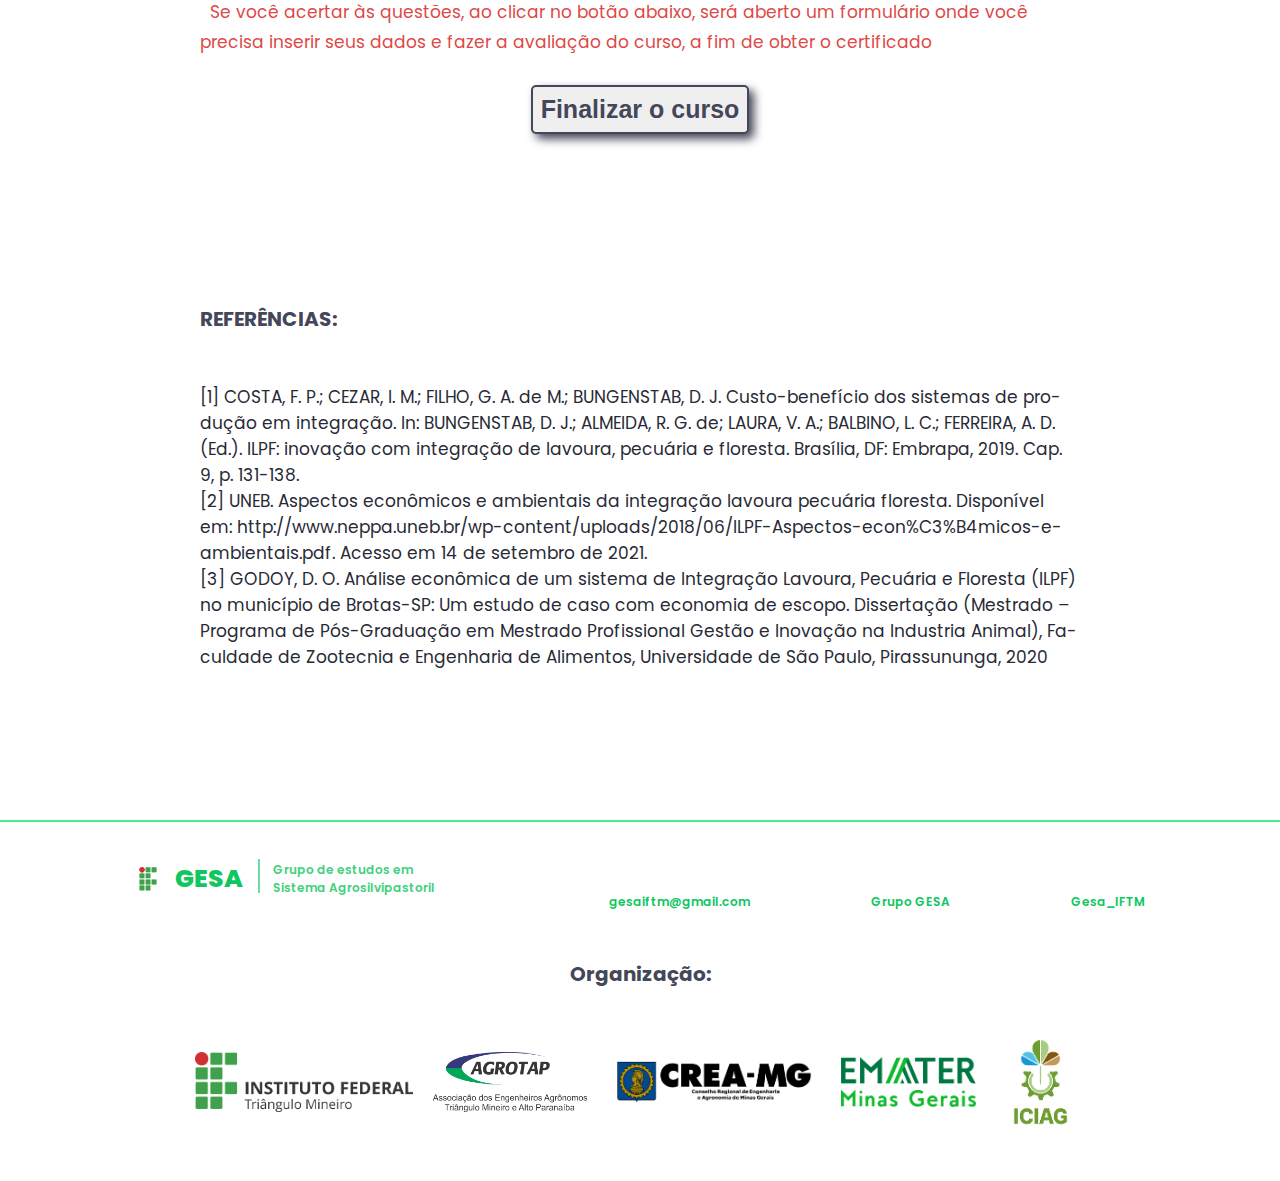
<file: content/module6.html>
<!DOCTYPE html>
<html lang="pt-br">

<head>
	<meta charset="UTF-8">
	<meta http-equiv="X-UA-Compatible" content="IE=edge">
	<meta name="viewport" content="width=device-width, initial-scale=1.0">
	<title>Conteúdo</title>

	<!-- STYLE -->
	<link rel="stylesheet" href="../complements/styles/content.css">
	<link rel="stylesheet" href="../complements/styles/partials/info.css">
	<link rel="stylesheet" href="../complements/styles/partials/container_text.css">
	<link rel="stylesheet" href="../complements/styles/partials/exercises.css">


	<!-- main -->
	<link rel="shortcut icon" href="../complements/images/logo.png">
	<link rel="stylesheet" href="https://pro.fontawesome.com/releases/v5.10.0/css/all.css"
		integrity="sha384-AYmEC3Yw5cVb3ZcuHtOA93w35dYTsvhLPVnYs9eStHfGJvOvKxVfELGroGkvsg+p" crossorigin="anonymous" />
	<link rel="stylesheet" href="../complements/styles/partials/container.css">
	<link rel="stylesheet" href="../complements/styles/partials/menu_mob.css">
	<link rel="stylesheet" href="../complements/styles/partials/header.css">
	<link rel="stylesheet" href="../complements/styles/partials/footer.css">
	<link rel="stylesheet" href="../complements/styles/partials/alerts.css">
		<link rel="stylesheet" href="../complements/styles/partials/link_word.css">


	<!--SCRIPTS-->
	<script type="text/javascript" src="../complements/scripts/menu_mob.js" defer></script>
	<script type="text/javascript" src="../complements/scripts/content.js" defer></script>
	<script type="text/javascript" src="../complements/scripts/complements_content.js" defer></script>


	<!--BUTTONS-->
	<link rel="stylesheet" href="../complements/styles/partials/dinamic_buttons.css">
	<link rel="stylesheet" href="../complements/styles/partials/learn_more.css">
</head>

<body>

	<header id="header">
		<div class="wrapper">
		  <div class="logo">
			<img class="logo-img" src="../complements/images/institutes/logo.png" alt="IFTM" />
		  </div>
  
		  <nav class="menu">
			<a href="../index.html" class="menu-link">Sobre</a>
			<a href="#footer" title="No rodapé" class="menu-link">Contato</a>
			<a href="../subscription.html#subscription_card"  id="cron_link" class="menu-link">Cronograma</a>
			<a href="../classroom.html" class="menu-link">Sala de aula</a>
		  </nav>
		</div>
  
		<div
		  style="
			display: flex;
			align-items: center;
			align-content: center;
			justify-content: center;
			align-self: center;
			justify-self: center;
			height: 100%;
		  "
		>
		  <button id="menu_button">
			<i class="fas fa-bars" style="color: white; font-size: 18px"></i>
			<span class="menu_mobile hidden">
			  <span id="close_menu_mobile"><i class="fas fa-angle-up"></i></span>
			  <a href="../index.html" class="menu_mobile_option">Sobre</a>
			  <a href="#footer" class="menu_mobile_option">Contato</a>
			  <a href="../subscription.html#subscription_card" class="menu_mobile_option"
				>Cronograma</a
			  >
			  <a
				style="border-radius: 0px 0px 5px 5px"
				href="../classroom.html"
				class="menu_mobile_option"
				>Sala de aula</a
			  >
			</span>
		  </button>
		</div>
	  </header>

<div class="alert_div">
	<div class="wrapper danger hidden">
		<p><b>Acertos insuficientes!</b> Refaça os exercícios do módulo para avançar. <br> Clique no botão abaixo</p>
		<button class="close_alert" onclick="location.reload()">OK</button>
		</div>
		<div class="wrapper congratulations hidden">
			<p>Parabéns! O módulo seguinte será desbloqueado.<i id="unlock_icon" class="fas fa-unlock"></i> <br> Clique no botão abaixo! </p><br>
			<button class="close_alert close_alert_congrat" onclick="location.reload()">OK</button>
		</div>
	</div>

		<div class="container_module_btns" id="container_module_btns">

			<div class="buttons">
				<button class="module_btn active_mod mod1_btn" data-module="container_mod1" onclick="openModule(this)" id="1" name="1">Módulo 1</button>
				<button class="module_btn mod2_btn" data-module="container_mod2" onclick="openModule(this)" id="2" name="2">Módulo 2</button>
				<button class="module_btn mod3_btn" data-module="container_mod3" onclick="openModule(this)" id="3" name="3">Módulo 3</button>
				<button class="module_btn mod4_btn" data-module="container_mod4" onclick="openModule(this)" id="4" name="4">Módulo 4</button>
				<button class="module_btn mod5_btn" data-module="container_mod5" onclick="openModule(this)" id="5" name="5">Módulo 5</button>
				<button class="user module_btn mod6_btn" data-module="container_mod6" onclick="openModule(this)" id="6" name="6">Módulo 6</button>
			
				<div class="line">
					<span class="line_btn"></span>
				</div>
			
			</div>
		</div>




        <!-- module_6 -->
	<section  id="container_mod6" class="container container_mod6 container_func">
		<section>
	
			<section class="info">

				<div class="wrapper">
					<h1 class="info_introduction">Aspectos Econômicos</h1>
					<p class="info_description"> Neste módulo abordaremos as características econômicas e análises financeiras do sistema de integração Lavoura-Pecuária-Floresta. Serão analisados os custos, lucratividade e viabilidade econômica do sistema. </p>

				</div>
				<img class="info_img info_img_icon" id="icon_img" title="pt.vecteezy.com" src="../complements/images/module6/img_1.png">
			</section>

			<a target="_blank"  href="../complements/books/module_6.pdf" class="download_button">Baixar apostila</a>
		</section>

		<!-- topic 01 -->
		<section class="container_text">
			<div class="wrapper">
				<h1 class="text_title"><b class="topic_number">01</b>Introdução</h1>

				<p class="text_content">
					Várias vantagens podem ser citadas em favor dos sistemas de integração lavoura-pecuária (ILP), pecuária-floresta (IPF) e lavoura-pecuária-floresta (ILPF). Muitas delas têm um caráter social, extrapolando a porteira da fazenda, outras se restringem ao estabelecimento rural. Os principais benefícios econômicos diretos para o produtor são:<br> <br>
				</p>

				<p><i class="icon_li fas fa-check-circle"></i>Aumento do produto total; <br>
			
				<i class="icon_li fas fa-check-circle"></i>Melhor aproveitamento da mão-de-obra; <br>
				<i class="icon_li fas fa-check-circle"></i>Redução do custo unitário dos produtos; <br>
				<i class="icon_li fas fa-check-circle"></i>Aumento do lucro, como resultado da maior produção e menor custo; <br>
				<i class="icon_li fas fa-check-circle"></i>Melhor distribuição e diversificação das receitas ao longo do ano, gerando um fluxo de caixa mais equilibrado; <br>
				<i class="icon_li fas fa-check-circle"></i>Redução dos riscos na produção e nos preços, devido à diversificação de atividades <a href="#ref_M6">[1]</a>; <br>
				<i class="icon_li fas fa-check-circle"></i>Redução no uso de insumos e recursos não renováveis (fertilizantes minerais e combustíveis fosseis).</p>

				<!-- topic 02 -->
				<h1 class="text_title"><b class="topic_number">02</b>Características Econômicas da iLPF</h1>

				<p>
				Listam-se a seguir as principais características desse tipo de exploração: <br> <br>
				• Grande número de alternativas de produção disponíveis, possibilitando inúmeras combinações de atividades. Salienta-se a complexidade dessa escolha, decorrente da dinâmica dos sistemas em sucessão, onde as variáveis espaço e tempo são fundamentais; <br>
				• Numerosas possibilidades de combinação dos fatores de produção (terra, capital e trabalho e seus desdobramentos). Tal característica é ainda mais visível na pecuária, onde os sistemas de produção são extremamente flexíveis quanto ao emprego de tecnologias e ao nível de uso de insumos; <br>
				• Caracterização de um processo de mudança a partir de um sistema já existente, seja ele de produção vegetal ou animal, salientando-se a dificuldade na definição das espécies vegetais, especialmente do componente arbóreo, ideais para cada condição; <br>
				• Planos de produção que envolvem investimentos cujos efeitos se prolongam por um longo horizonte de tempo; <br>
				• Efeitos defasados do uso de determinados insumos. Por exemplo, a adubação da lavoura pode beneficiar a pastagem que a sucede durante vários anos; <br>
				• Em busca da produtividade e da sustentabilidade, os objetivos dos produtores tendem a ser múltiplos, ao invés de se restringirem à simples maximização do lucro; <br>
				• Na composição dos benefícios dos sistemas de integração, há diversos “produtos” de difícil valoração monetária, por falta de valor de mercado, como por exemplo, os efeitos positivos na microflora e microfauna do solo, na redução da erosão, no microclima e no bem-estar animal <a href="#ref_M6">[1]</a>. </p>

				<div class="isolated_img_div" style="margin-bottom: 70px;">
					<img title="grnews.com.br" class="isolated_img" src="../complements/images/module6/img_2.jpg">
				</div>

				<!-- topic 03 -->
				<h1 class="text_title"><b class="topic_number">03</b> Principais aspectos que as
					análises financeiras de sistemas de integração têm demonstrado</h1>

				<p>É possível observar, por meio da análise dos resultados, os seguintes aspectos: <br> <br>
				&nbsp • Os custos de implantação dos sistemas de produção diluem-se nos <b> primeiros 3 a 5 anos</b>, e tendem a estabilizar-se à medida que as relações biofísicas entre os diferentes componentes também se estabilizam. <br>
				&nbsp • As receitas tendem a superar os custos, gerando fluxo de caixa positivo, nesse mesmo período, entre 3 e 5 anos da implantação. <br>
				&nbsp • Considerando-se a utilização de espécies que podem demandar manejo pontual para a obtenção da produção, como espécies madeireiras, por exemplo, podem ocorrer picos de custos, seguidos igualmente por picos de receita, mantendo o sistema <b>financeiramente estável.</b> <br> <br> </p>


				<div class="box_info">
					<p>&nbsp • A mão de obra tem se mostrado como um importante componente do custo de produção desses sistemas de produção. Esse aspecto é ainda mais destacado quando se considera a remuneração da mão de obra familiar utilizada nas mesmas condições de remuneração daquela contratada. <br>
					&nbsp • Sistemas em que há maior emprego de mão de obra familiar, a despeito das mesmas condições de remuneração, mostram-se mais lucrativos. <br>
					&nbsp • A diversificação da produção promove, de forma geral, estabilização na receita, uma vez que variações negativas nos preços de um produto podem ser compensadas por variações positivas nos preços de outro. <br>
					&nbsp • Sistemas extremamente diversos (mais de dez espécies) apresentam alto grau de dificuldade para planejamento e condução, o que resulta em baixa produtividade e altos custos <a href="#ref_M6">[2]</a>. </p>

					<img title="deere.com.br" class="box_img_right" src="../complements/images/module6/img_3.jpg"> <br> <br>
				</div>

				<h1 class="text_title"><b class="topic_number">04</b> Análise de viabilidade econômica da implantação do sistema ILPF em Brotas-SP</h1>

				<p>&nbsp &nbsp O estudo de caso realizado por GODOY (2020) foi realizado considerando uma área de 120 ha, sendo 45 ha de agricultura, 8 ha de atividade florestal e 67 ha de pecuária. As atividades produtivas foram milho (safra), recria de pecuária de corte com compra de bezerro desmamado (7,5 arrobas) para venda de boi magro (cerca de 12 arrobas) e madeira de eucalipto com uma razão de 111 árvores em pé/ha.</p> <br> <br>

				<div class="tables">
					<h1 class="text_title"><b class="subtopic_number">4.1</b>Custo Operacional Total (COT)</h1>
					<img class="table_img" src="../complements/images//module6/img_4.jpg" alt="">
				</div> <br> <br>

				<p> &nbsp &nbsp O centro de custo da Pecuária, contribuiu com o maior valor em termos de custo, com a necessidade de aquisição de R$ 369.619,20 em bezerros desmamados. Sendo assim a distribuição do custo efetivo foi de <b>24,88%</b> para lavoura, <b>69,84%</b> para pecuária e <b>5,28%</b> para floresta. <br>
				&nbsp &nbsp Adicionando ao COT o custo de oportunidade do capital de giro (R$ 40.300,36) o custo de oportunidade de capital investido de benfeitoria e infraestrutura (R$ 6.385,85), máquinas e equipamentos (18.912,44) e culturas perenes (R$ 4.944,49), chega-se em um custo total (CT) de R$ 870.405,92 na implantação do sistema.
				</p> <br> <br>

				<div class="tables">
					<h1 class="text_title"><b class="subtopic_number">4.2</b>Receita Bruta Projetada</h1>
					<p> &nbsp &nbsp Estimou-se a produção de milho com produtividade média de 140 sacas/ha, a pecuária com ganho de 4 arrobas em 1 ano com taxa de lotação de 2,3 UA/ha e 1% de taxa de mortalidade e para o entro florestal um ganho de 0,08 m3/árvore/ano</p>

					<img class="table_img" src="../complements/images//module6/img_5.jpg" alt="">
				</div><br> <br>

				<div class="tables">
					<h1 class="text_title"><b class="subtopic_number">4.3</b>Lucro Total da ILPF</h1>

					<img class="table_img" src="../complements/images//module6/img_6.jpg" alt="">

					<p> <br> <br> &nbsp &nbsp Portanto o lucro total da ILPF totalizou <b>R$ 79.198,97</b>, sendo R$ 44.890,37 para Lavoura; R$ 9.663,09 para a Pecuária e R$ 24.645,51 para Floresta. Nota-se que:
					&nbsp &nbsp • A pecuária é uma disponibilidade de capital de curto prazo, sendo sustentadora da capacidade de geração do caixa do sistema;
					&nbsp &nbsp • Na margem de lucro a Lavoura assume o melhor resultado operacional, sendo responsável por proporcionar a oportunidade de novos investimentos e autofinanciamento do sistema;
					&nbsp &nbsp • A área florestal representa uma reserva de caixa que pode ser acionada quando necessário. </p>

					<section class="wrapper_add_info">
						<p class="add_info">Os custos unitários computados para cada produto foram de R$ 30,77/saca de milho; R$ 2.857,75/Boi magro vendido e de R$ 36,00/m3 de madeira de eucalipto.</p>

					</section>
				</div>

				<section class="learn_more" style="margin-bottom: 70px;" >

					<i  class="fas fa-video"></i>
	
					<button onclick="show_info(this)" data-lrn_mr="lrn_mr_7" class="button_visible">Conheça algumas fazendas de sucesso no uso de ILPF</button>
	
					<div id="lrn_mr_7" class="information hidden">
						<section class="video_wrapper">
							<iframe class="video_class" src="https://www.youtube.com/embed/YecqpLvn2L8" title="YouTube video player" frameborder="0" allow="accelerometer; autoplay; clipboard-write; encrypted-media; gyroscope; picture-in-picture" allowfullscreen></iframe>
							</section> <br> <br> <br> <br>
							<section class="video_wrapper">
								<iframe class="video_class" src="https://www.youtube.com/embed/trUhXXAR9As" title="YouTube video player" frameborder="0" allow="accelerometer; autoplay; clipboard-write; encrypted-media; gyroscope; picture-in-picture" allowfullscreen></iframe>
								</section>
					</div>
				</section>

				<h1 class="text_title"><b class="topic_number">05</b>Considerações</h1>

				<p>&nbsp &nbsp Portando, pode se observar que o sistema ILPF traz vantagens para o meio ambiente por ser um método de produção que otimiza toda a produção da área, alcançando uma sinergia entre os componentes gerando lucro razoável com a produção de diversos produtos na mesma área. <br> <br>
				&nbsp &nbsp Acesse a <b>apostila complementar</b> abaixo, onde contém resultados de diferentes pesquisas sobre ILPF realizadas no IFTM - Campus Uberlândia.
				</p>

					<a target="_blank" href="../complements/books/module_7.pdf"  class="download_button complement">Baixar material complementar</a>

			</div>
		</section>

		<!-- EXERCISES MOD6-->
		<section class="info">

			<div class="wrapper">
				<h1 class="info_title" style="font-weight: 800; color: #282A36;">Exercícios</h1>
				<p class="info_description"> Ao responder os exercícios, você deve acertar no mínimo 3 questões para avançar para o próximo módulo, caso contrário, a página será recarregada e você deverá tentar responder os exercícios novamente. </p>

			</div>
		</section>

		<!-- Question 1 mod6-->
		<section  class="master_form master_formM6" id="master_form">
			<section data-question="Q1"  id="6" class="form form1 form_from_M6">
				<p class="question"><b>Questão 1:</b> São vantagens do Sistema ILPF, exceto:</p>

				<input class=" true input_option" id="option1_q1_M6" hidden type="radio">
				<label class="option option_true" for="option1_q1_M6">a) Dispensa mão-de-obra terceirizada;</label>

				<input class=" false input_option" id="option2_q1_M6" hidden type="radio">
				<label class="option" for="option2_q1_M6">b) Melhor distribuição e diversificação das receitas ao longo do ano;.</label>

				<input class=" false input_option" id="option3_q1_M6" hidden type="radio">
				<label class="option" for="option3_q1_M6">c) Redução no uso de insumos e recursos não renováveis; </label>

				<input class=" false input_option" id="option4_q1_M6" hidden type="radio">
				<label class="option" for="option4_q1_M6">d) Redução do custo unitário dos produtos.</label>

				<button id="Q1" type="button" class="send_answer send_answer1">Responder</button>

				<div class="feedback">
					<div class="hidden correct_answer correct_answerQ1">
						<p>
							<i class="fas fa-check-circle"></i>
							<b>PARABÉNS!</b> <br>
							<b>Resposta Correta.</b> A mão-de-obra, terceirizada ou fixa, se faz necessária e pode ser bem aproveitada por ter sempre algo a ser feito no sistema ILPF. </p>

					</div>
					<div class="hidden wrong_answer wrong_answerQ1">
						<p><i class="fas fa-times-circle"></i>
							<b>RESPOSTA INCORRETA!</b>

					</div>
				</div>
			</section>

			<div id="6" class=" div_answer hidden">
				<button class="see_answer" id="ans_Q1_M6">
					Ver resposta</button>
				<p class="hidden answer ans_Q1_M6" >Resposta: letra (a)<br>
					A mão-de-obra, terceirizada ou fixa, se faz necessária e pode ser bem aproveitada por ter sempre algo a ser feito no sistema ILPF. 
				</p>
			</div>

			<!-- Question 2 mod6-->

			<section id="6"  data-question="Q2" class="form form2 form_from_M6">
				<p class="question"><b>Questão 2:</b> Qual das características abaixo não se enquadra no Sistema ILPF?</p>

				<input class=" false input_option" id="option1_q2_M6" hidden type="radio">
				<label class="option" for="option1_q2_M6">a) Grande número de alternativas de produção, possibilitando inúmeras combinações de atividades;</label>

				<input class=" false input_option" id="option2_q2_M6" hidden type="radio">
				<label class="option" for="option2_q2_M6">b) Em busca da produtividade e da sustentabilidade, os objetivos dos produtores tendem a ser múltiplos;</label>

				<input class=" true input_option" id="option3_q2_M6" hidden type="radio">
				<label class="option  option_true" for="option3_q2_M6">c) Efeitos pontuais no uso de determinados insumos agrícolas como fertilizantes;</label>

				<input class=" false input_option" id="option4_q2_M6" hidden type="radio">
				<label class="option" for="option4_q2_M6">d) Na pecuária, os sistemas de produção são extremamente flexíveis quanto ao emprego de tecnologias e ao nível de uso de insumos.</label>

				<button id="Q2" type="button" class="send_answer send_answer2">Responder</button>

				<div class="feedback">
					<div class="hidden correct_answer correct_answerQ2">
						<p>
							<i class="fas fa-check-circle"></i>
							<b>PARABÉNS!</b> <br>
							<b>Resposta Correta.</b> Efeitos defasados no uso de determinados insumos, por exemplo, a adubação da lavoura pode beneficiar a pastagem que a sucede durante vários anos. </p>

					</div>
					<div class="hidden wrong_answer wrong_answerQ2">
						<p><i class="fas fa-times-circle"></i>
						<b>RESPOSTA INCORRETA!</b>

					</div>
				</div>
			</section>

			<div id="6" class=" div_answer hidden">
				<button class="see_answer" id="ans_Q2_M6">
					Ver resposta</button>
				<p class="hidden answer ans_Q2_M6" >Resposta: letra (c)<br>
					Efeitos defasados no uso de determinados insumos, por exemplo, a adubação da lavoura pode beneficiar a pastagem que a sucede durante vários anos. 
				</p>
			</div>

			<!-- Question 3 mod6-->
			<section id="6" data-question="Q3"class="form form3 form_from_M6">
				<p class="question"><b>Questão 3:</b> Entre os aspectos citados abaixo qual não reflete a realidade em Sistemas Integrados de Produção? </p>

				<input class=" false input_option" id="option1_q3_M6" hidden type="radio">
				<label class="option" for="option1_q3_M6">a) Os custos de implantação diluem-se nos primeiros 3 a 5 anos;</label>

				<input class="false input_option" id="option2_q3_M6" hidden type="radio">
				<label class="option" for="option2_q3_M6">b) Sistemas com mais de 10 espécies apresentam alto grau de dificuldade para planejamento e condução;</label>

				<input class="false input_option" id="option3_q3_M6" hidden type="radio">
				<label class="option" for="option3_q3_M6">c) Sistemas em que há maior emprego de mão-de-obra familiar mostraram-se mais lucrativos;</label>

				<input class=" true input_option" id="option4_q3_M6" hidden type="radio">
				<label class="option option_true" for="option4_q3_M6">d) A diversificação na produção não promove estabilização na receita.</label>

				<button id="Q3" type="button" class="send_answer send_answer3">Responder</button>

				<div class="feedback">
					<div class="hidden correct_answer correct_answerQ3">
						<p>
							<i class="fas fa-check-circle"></i>
							<b>PARABÉNS!!</b> <br>
							<b>Resposta Correta.</b> A diversificação da produção promove estabilização na receita, uma vez que, variações negativas nos preços de um produto podem ser compensadas por variações positivas nos preços de outro. </p>

					</div>
					<div class="hidden wrong_answer wrong_answerQ3">
						<p><i class="fas fa-times-circle"></i>
							<b>RESPOSTA INCORRETA!</b>

					</div>
				</div>
			</section>

			<div id="6" class=" div_answer hidden">
				<button class="see_answer" id="ans_Q3_M6">
					Ver resposta</button>
				<p class="hidden answer ans_Q3_M6" >Resposta: letra (d)<br>
					A diversificação da produção promove estabilização na receita, uma vez que, variações negativas nos preços de um produto podem ser compensadas por variações positivas nos preços de outro. 
				</p>
			</div>

			<div class="form" id="6" style="display: flex; align-items: center">
				<p style="color: #dd4a48"><i class="warning_button fas fa-exclamation-triangle"></i>&nbsp Se você acertar às questões, ao clicar no botão abaixo, será aberto um formulário onde você precisa inserir seus dados e fazer a avaliação do curso, a fim de obter o certificado</b></p>
				<button class="finish" target="_blank" id="send_answer_finish" onclick="to_certify()">Finalizar o curso</button>
			</div>
		</section>


		<!-- References mod6-->
		<section class="container_text" id="ref_M6">
			<div class="wrapper references">
				<h1 class="text_title">REFERÊNCIAS:</h1>

				<p>[1] COSTA, F. P.; CEZAR, I. M.; FILHO, G. A. de M.; BUNGENSTAB, D. J. Custo-benefício dos sistemas de produção em integração. In: BUNGENSTAB, D. J.; ALMEIDA, R. G. de; LAURA, V. A.; BALBINO, L. C.; FERREIRA, A. D. (Ed.). ILPF: inovação com integração de lavoura, pecuária e floresta. Brasília, DF: Embrapa, 2019. Cap. 9, p. 131-138. <br>
				[2] UNEB. Aspectos econômicos e ambientais da integração lavoura pecuária floresta. Disponível em: http://www.neppa.uneb.br/wp-content/uploads/2018/06/ILPF-Aspectos-econ%C3%B4micos-e-ambientais.pdf. Acesso em 14 de setembro de 2021. <br>
				[3] GODOY, D. O. Análise econômica de um sistema de Integração Lavoura, Pecuária e Floresta (ILPF) no município de Brotas-SP: Um estudo de caso com economia de escopo. Dissertação (Mestrado – Programa de Pós-Graduação em Mestrado Profissional Gestão e Inovação na Industria Animal), Faculdade de Zootecnia e Engenharia de Alimentos, Universidade de São Paulo, Pirassununga, 2020</p>

			</div>
		</section>
	</section>
	</section>




        <footer id="footer">
            <div class="wrapper">
              <div class="logo">
                <img
                  class="logo-img"
                  src="../complements/images/logo_normal.png"
                  alt="IFTM"
                />
                <h1 class="logo-name">GESA</h1>
                <p class="Group">
                  Grupo de estudos em <br />
                  Sistema Agrosilvipastoril
                </p>
              </div>
            </div>
      
            <div class="contact">
              <div class="contact_card">
                <a href="mailto: gesaiftm@gmail.com" id="email"
                  ><i
                    id="mail_icon"
                    class="far fa-envelope"
                    style="font-weight: 300"
                  ></i>
                  <br />
                  <p id="email">gesaiftm@gmail.com</p>
                </a>
              </div>
              <div class="contact_card">
                <a
                  href="https://chat.whatsapp.com/LN9nksrvMqDJXSMikphJZr"
                  id="whatsapp"
                >
                  <i
                    id="whatsapp_icon"
                    class="fab fa-whatsapp"
                    style="font-weight: 300"
                  ></i>
                  <br />
                  <p id="whatsapp" class="cont">Grupo GESA</p>
                </a>
              </div>
              <div class="contact_card">
                <a href="https://www.instagram.com/gesa_iftm/" id="insta"
                  ><i
                    id="insta_icon"
                    class="fab fa-instagram"
                    style="font-weight: 300"
                  ></i>
                  <br />
                  <p id="insta" class="cont">Gesa_IFTM</p></a
                >
              </div>
            </div>
        
          </footer>
      
          <h1 class="h1_org">Organização:</h1>
      
          <div class="div_logos">
      
            <a href="https://iftm.edu.br/"><img src="../complements/images/institutes/iftm.png" id="iftm"alt=""></a>
            <a href="https://www.crea-mg.org.br/node/79"><img src="../complements/images/institutes/agrotap.png" id="agrotap"alt=""></a>
            <a href="https://www.crea-mg.org.br/node/79"><img src="../complements/images/institutes/crea.png" id="crea"alt=""></a>
            <a href="https://www.emater.mg.gov.br/"><img src="../complements/images/institutes/emater.png" id="emater" alt=""></a>
            <a href="http://www.iciag.ufu.br/"><img src="../complements/images/institutes/iciag.png" id="iciag"alt=""></a>
          </div>

</body>
</html>
</file>
<file: complements/styles/partials/buttons.css>
.button_light{
  text-align: center;
  display: inline-block;
  border-radius: 8px;
  border: solid 3px #44475A;
  color: #44475A;
  font-size: 20px;
  font-weight: 600;
  padding: 15px 20px;
  box-shadow: 5px 5px 10px #44475A;
  text-decoration: none;
  background-color: transparent;
  margin-left: 200px;
  margin-top: 50px;
}


.button_light:hover {
  cursor: pointer;
  border: solid 3px #43ED87; 
  box-shadow: 5px 5px 10px #2DC670;
  color: #2DC670;
}

@media (max-width: 1030px) {
  .button_light{
    margin: 0;
    margin-top: 25px;
  }
}
</file>
<file: complements/styles/partials/info.css>
.info {
  align-items: center;
  align-content: center;
  display: flex;
  padding-top: 100px;
}

.info .wrapper {
  display: flex;
  flex-direction: column;
  margin-right: 50px;
  flex-wrap: wrap;
}

.info .wrapper .info_title {
  margin-bottom: 30px;
  font-size: 30px;
  line-height: 40px;
  color: #44475A;
  text-align: left;
}

.info .wrapper .info_title::before {
  content: "";
  height: 30px;
  background-color: #43ED87;
  width: 8px;
  display: inline-block;
  position: relative;
  margin-right: 10px;
  bottom: -5px;
}

#info_description {
  font-size: 19px;
  color: #282A36;
  text-align: justify;

}

.info_column {
  flex-direction: column;
}

 .info_img {
  box-shadow: 15px 15px 0 #43ED87;
  border-radius: 8px;
  display: flex;
  height: 55vmin;
  width: 60vw;
  margin: 0;
  margin-top: 20px;
}

.info_img_icon{
  box-shadow: none;
}

.info .video_wrapper .apresentation_video {
  width: 60vw;
 }


@media (max-width: 1030px) {
.info  {
  padding: 30px 50px;
  display: flex;
  flex-direction: column;
}}


@media (max-width: 800px) {

.info {
  display: flex;
  padding: 50px 50px;
  flex-direction: column;
  }

.container_dinamic {
 padding: 50px 50px;
}

.info .wrapper {
hyphens: auto;
text-align: justify;
margin: 0;
}

.info_img {
height: 60vh;
width: 70vw;
margin: 50px;

}

.info .video_wrapper .apresentation_video {
 width: 70vw;
}}


@media (max-width: 500px) {

.info {
  padding: 50px 0px;
}

.info .wrapper {
  hyphens: auto;
}

.info .wrapper .info_title, .subtitle {
  font-size: 20px;
  font-weight: 800;
}

.info .wrapper .info_title::before {
  height: 20px;
}

.info .wrapper .info_description {
  hyphens: none;
  text-align: justify;
  padding: 50px 0px;
  font-size: 15px;
}

.info .wrapper_invite {
  margin-right: 0;
}

.info_img {
  height: 30vh;
  width: 70vw;
  margin: 60px;
}}
</file>
<file: complements/styles/partials/invite.css>
/* invite */
.info .invite_img {
  height: 400px;
  width: 300px;
  box-shadow: -15px 15px 0 #43ED87 ;
  border-radius: 8px;
  flex-wrap: wrap;
  flex-direction: column;
}

.info .wrapper_invite {
  display: flex;
  flex-direction: column;
  margin-right: 50px;
  flex-wrap: wrap;
}

.info .wrapper_invite .invite {
  justify-content: center;
  align-items: center;
  margin-left: 200px;
  font-weight: 800;
}

.info .wrapper_invite #line_1 {
  color: #282A36;
  font-size: 30px;
  line-height: 30px;
}
.info .wrapper_invite #line_2{
  font-size: 50.5px;
  color: #2DC670;
  line-height: 50.5px;
}

.info .wrapper_invite #line_3 {
  font-size: 46.5px;
  color: #2DC670;
  line-height: 46.5px;
}

.info .wrapper_invite #line_4 {
  font-size: 34px;
  color: #282A36;
  line-height: 34px;
}

@media (max-width: 1100px) {
  .info .wrapper_invite {
    margin: 0;
  }
}

@media (max-width: 800px) {
     
  .info .invite_img {
   align-content: center;
  }

  .info .wrapper_invite {
    display: flex;
    flex-wrap: wrap;
    margin-top: 50px;
    align-content: center;
  }

  .info .wrapper_invite .invite {
    margin: 0;
    width: max-content;
 }

  .info .wrapper_invite #lets_go_button {
    display:block;
    margin-left: 0;
    margin-top: 40px;
    color: #2DC670;
  }

  .info .invite_img {
   display:inline-block;
   height: 400px;
   width: 300px;
   box-shadow: -15px 15px 0 #43ED87 ;
   border-radius: 8px;
   flex-wrap: wrap;
   flex-direction: column;
 }
}
</file>
<file: complements/styles/partials/container.css>
.container {
  padding: 150px 200px;
}

.container_func {
    padding-top: 0;
}

@media (max-width: 1100px) {
  .container {
    padding: 150px 60px;
}}
@media (max-width: 500px) {
  .container {
    padding: 100px 30px;
}}
</file>
<file: complements/styles/partials/menu_mob.css>
@keyframes menu_mob_animation {
  from {
    opacity: 0%
  }
  to {
    opacity: 100%
  }
}

.menu_mobile .menu_mobile_option {
  width: 100%;
  border: solid 1px #44475A;
  padding: 5px 0px;
  color: #2DC670;
  text-decoration: none;
}

.menu_mobile #close_menu_mobile {
  padding: 10px 0px; 
}


#menu_button {
  display: none;
  position: relative;
  height: 20px;
  width: 25px;
  z-index: 12;
  background-color: transparent;
}

.menu_mobile {
  display: flex;
  flex-direction: column;
  padding: 0;
  position: absolute;
  border: solid 2px #44475A;
  border-radius: 5px;
  width: 100px;
  height: max-content;
  font-size: 12px;
  text-align: center;
  align-items: center;
  align-content: center;
  z-index: 12;
  background-color: white; 
  margin-left: -45px;
  margin-top: 20px;
}


@media (max-width: 800px) {

  #menu_button {
    display: flex;
    margin-left: 7vw;
    
}
}
</file>
<file: complements/styles/partials/header.css>
@import url('https://fonts.googleapis.com/css2?family=Poppins:wght@200;300;400;500;600;700;800;900&display=swap');

body {
  font-family: Poppins, sans-serif;
}

* {
  margin: 0;
  padding: 0;
  border: 0;
}

p {
  font-size: 17px;
  color: #282A36;
}

.hidden {
  display: none;
}



#header{
  width: 100vw;
  position: fixed;
  top: 0;
  left: 0;
  background: #2DC670;
  z-index: 10;
  transition: 1s;
}



#header .wrapper {
  padding: 2.5vh 10vw;
  display: flex;  
  justify-content: space-between;
}

#header .wrapper .logo {
  display: flex;
  align-items: center;
}

#header .wrapper .logo .logo-img {
  margin-right: 10px;
  width: 300px;
}

#header .wrapper .logo .logo-name {
  color: white; 
  font-weight: 800;
  font-size: 25px;
}

#header .wrapper .logo .Group {
  color: white;
  font-weight: 300;
  font-size: 12px;
  align-items: center;
  position: relative;
  margin-left: 30px;
  opacity: 80%;
}

#header .wrapper .logo .Group::before {
  content: "";
  position: absolute;
  width: 2px;
  bottom: 4px;
  height: 34px;
  left: -15px;
  background-color: white;
  transition: ease .3s;
  align-items: center;
  opacity: 75%;
}

#header .wrapper .menu {
  display: flex;
  align-items: center;  
  font-size: 15px;
}


#header .wrapper .menu .menu-link {
  color: white;
  margin: 0 2vw;
  text-decoration: none;
  position: relative;
}

#header .wrapper .menu .menu-link::before {
  content: "";
  position: absolute;
  left: 0;
  bottom: -5px;
  width: 0;
  height: 4px;
  background-color: white;
  border-radius: 2px;
  transition: ease .3s;
}

#header .wrapper .menu .menu-link:hover::before {
  width: 20px;
}
#header .wrapper .menu .menu-link:hover {
  font-weight: bold;
}

.iftm_logo {
  display: flex;
  align-items: center;
  justify-content: center;
}

@media (max-width: 1030px) {
  #header {
    padding: 5px 5px;
  }

  #header .logo .Group {
    display: none;
  }}

@media (max-width: 800px) {
 
  #header {
    display: flex;
    justify-content: center;
    align-items: center;
  }

#header .wrapper {
  padding: 5px 5px;
  width: max-content;
  height: 50px;
}

  #header .wrapper .menu {
    display: none;
    }
  
    #header .wrapper .logo .logo-img {
      margin-right: 10px;
      width: 200px;
    }

#header .wrapper .logo .Group {
  font-size: 12px;
}
}

@media (max-width: 500px) {

  #header .wrapper {
    padding: 5px 5px;
    width: max-content;
    margin-right: 0;
    height: max-content
  }

  #header .wrapper .logo .logo-name{
    font-size: 20px;
  }

  #header .wrapper .logo .logo-img{
    margin-left: 0px;
  }

  #header .wrapper .logo .Group{
    display: none;
  }
  
  #header .wrapper .menu {
      display: none;
      }
    }
</file>
<file: complements/styles/partials/footer.css>
#footer {
  display: flex;
  background-color: white;
  width: 100%;
  border-top: solid 2px #43ED87;
}


#footer .wrapper {
  padding: 2.5vh 10vw;
  display: flex;  
  justify-content: space-between;
  align-items: center;
  align-content: center;
  justify-content: center;
}

#footer .wrapper .logo {
  display: flex;
  align-items: center;
  align-content: center;
  justify-content: center;
}

#footer .wrapper .logo .logo-img {
  margin-right: 10px;
  width: 40px;
}

#footer .wrapper .logo .logo-name {
  color: #0fc65f; 
  font-weight: 800;
  font-size: 25px;
  margin-left: -3px;
}

#footer .wrapper .logo .Group {
  color: #0fc65f;
  font-weight: 600;
  font-size: 12px;
  align-items: center;
  position: relative;
  margin-left: 30px;
  opacity: 80%;
}

#footer .wrapper .logo .Group::before {
  content: "";
  position: absolute;
  width: 2px;
  bottom: 4px;
  height: 34px;
  left: -15px;
  background-color: #0fc65f;
  transition: ease .3s;
  align-items: center;
  opacity: 75%;
  display: flex;
}

#footer .contact {
  display: flex;
  position: relative;
  padding: 2vw;
  justify-content: space-between;
  flex-direction: row;
  width: 45%
}

#footer .contact p{
 font-size: 13px;
 text-align: center;
}

#footer .contact .contact_card {
  display: flex;
  text-align: center;
  flex-direction: column;
  align-items: center;
  justify-content: center;
  align-content: center;
  padding: 0px 20px;
}

#footer .contact #email #mail_icon, #footer .contact #insta #insta_icon, #footer .contact #whatsapp #whatsapp_icon {
  padding: 5vw;
  font-size: 30px;
  padding: 0;
}
  
#footer .contact #email, #footer .contact #insta, #footer .contact #whatsapp {
  text-decoration: none; 
  color: #0fc65f;
  background-color: transparent;
  font-size: 12px;
  font-weight: 600;
}
#footer .contact #email:hover, #footer .contact #insta:hover, #footer .contact #whatsapp:hover {
  cursor: pointer;
  text-decoration: underline #0fc65f;
}

.h1_org {
  padding: 2.5vh 10vw;
  font-size: 20px;
  color: #44475A;
  padding-bottom: 0px;
  text-align: center;
}

.div_logos {
  display: flex;
  background-color: white;
  width: auto;
  padding: 2.5vh 10vw;
  align-items: center;
  flex-wrap: wrap;
  justify-content: center;
}

.div_logos img{
  padding: 10px;
}

.div_logos #iftm{
  height: 60px;
}
.div_logos #agrotap{
  height: 60px;
}
.div_logos #crea{
  height: 60px;
}
.div_logos #emater{
  height: 50px;
}
.div_logos #iciag{
  height: 120px;
}

@media (max-width: 1030px){
  #footer .wrapper .logo .Group{
    display: none;
    }

@media (max-width: 800px){

  #footer .wrapper{
    display: none;
    }
  
  #footer .contact {
    width: 100%
  }
    
    #footer .contact #email #mail_icon, #footer .contact #insta #insta_icon {
    padding: 5vw;
    font-size: 25px;
    padding: 0;
    }
    }
  
@media (max-width: 500px){
  #footer .contact #email #mail_icon, #footer .contact #insta #insta_icon {
      padding: 5vw;
      font-size: 25px;
      padding: 0;
      margin-right: 10px;
      margin-left: 5vw;
    }
}}
</file>
<file: complements/styles/about.css>
#header .wrapper .menu #home_link{
  font-weight: 600;
}
#header .wrapper .menu #home_link::before {
  content: "";
  position: absolute;
  left: 0;
  bottom: -5px;
  width: 22px;
  height: 4px;
  background-color: white;
  border-radius: 2px;
}

.hidden {
  display: none;
}


.hero {
  width: 100vw;
  height: 70vh;
  background-image: url("../images/cover1.jpg");
  background-size: cover;
  background-position: bottom;
  position: relative;
  display: flex;
  z-index: 1;
  align-items: center;
  align-content: center;
  justify-content: center;
}


.hero .legend {
  color: white;
  z-index: 3;
  position: relative;
  text-align: center;
  font-size: 3.5vmin;
  animation: legend_animation 2s ease;
}

@keyframes legend_animation {
  from {
  margin-left: -700px;
}
  to {
  margin: 0;
  }
}


.subtitle {
    font-size: 30px;
    line-height: 40px;
    color: #44475A;
    padding-left: 150px;
    padding-right: 150px;
    padding-top: 100px;
    padding-bottom: 100px;
  }
  
  .subtitle::before {
    content: "";
    height: 30px;
    background-color: #43ED87;
    width: 8px;
    display: inline-block;
    position: relative;
    margin-right: 10px;
    bottom: -5px;
  }

  @media (max-width: 800px) {
  .subtitle {
    font-size: 20px;
    padding: 50px;
    line-height: 25px;
   }
   
   .subtitle::before {
    height: 20px;
   }}
   @media (max-width: 500px) {
    .subtitle {
      padding: 0px;
     }
    .hero {
      height: 40vh;
    }
    }
</file>
<file: complements/styles/classroom.css>
#header .wrapper .menu #class_link{
  font-weight: 600;
}
#header .wrapper .menu #class_link::before {
  content: "";
  position: absolute;
  left: 0;
  bottom: -5px;
  width: 22px;
  height: 4px;
  background-color: white;
  border-radius: 2px;
}

.container_buttons_access {
  display: flex;
  justify-content: space-between;
  align-items: center;
  align-content: center;
  width: 100%;
  padding: 0px 0px;
}

.link_button{
  padding: 20px;
  text-decoration: none; color: #282A36;
}

.link_button:hover{
  color: #43ED87
}

@media (max-width: 500px) {
  .container_buttons_access {
    flex-direction: column;
}}
</file>
<file: complements/styles/partials/schedules.css>
a {
  color:#0C9F4C
}
.schedule_master_wrapper {
  width: 100%;
  display: flex;
  flex-direction: row;
  justify-content: center;
  flex-wrap: wrap;
  align-items: center;
  align-content: center;
  height: max-content;
}

.module_info {
  display: flex;
  align-items: center;
  align-content: center;
  flex-direction: column;
  padding: 50px 0px 20px 0px;
  width: 50%;
  height: 60vh;
}

.module_info .module_title {
  text-align: left;
  width: 100%;
  position: relative;
  display: flex;
  padding-bottom: 25px;
}

.module_info .module_number {
  border-radius: 100%;
  padding: 15px 20px;
  color: #757575;
  background-color: #cacaca;
  text-align: center;
  font-size: 40px;
  line-height: 50px;
  justify-content: center;
  align-content: center;
  align-items: center;
  z-index: 6;
}

.module_info .module_name {
  align-self: center;
  align-items: center;
  align-content: center;
  font-size: 18px;
  color: #282a36;
  background-color: #43ed87;
  padding: 10px;
  padding-left: 40px;
  margin-left: -30px;
  z-index: 5;
  border-radius: 6px;
}

.lessons {
  position: relative;
  display: flex;
  flex-direction: column;
  align-items:flex-start;
  font-weight: 500;
  color: #44475a;
  text-align: left;
}

ul {
  color: #282a36;
}

.lessons .module_lesson {
  font-size: 18px;
  font-weight: 500;
  color: #44475a;
  text-align: left;
  display: block;
}

.lessons .module_lesson::before {
  content: "";
  height: 10px;
  border-radius: 100%;
  background-color: #44475a;
  width: 10px;
  display: inline-block;
  position: relative;
  margin-right: 10px;
}

.subtopic {
  font-size: 17px;
  margin-left: 2.1vw;
  font-weight: 500;
  color: #44475a;
  text-align: left;
  display: block;
}

.lessons .subtopic::before {
  content: "";
  height: 6px;
  border-radius: 100%;
  background-color: #44475a;
  width: 6px;
  display: inline-block;
  position: relative;
  margin-right: 10px;
}



@media (max-width: 1030px) {
  .module_info {
    flex-wrap: wrap;
    padding: 30px 10px 10px 10px;
    align-content: center;
    justify-content: center;
  }

  .lessons {
    width: max-content;
    justify-content: center;
    align-content: center;
    align-items: left;
  }
}

@media (max-width: 800px) {
  .schedule_master_wrapper {
    justify-content: center;
  }
  .lessons {
    width: 100%;
    justify-content: center;
    align-content: center;
  }
  .module_info {
    padding-right: 0vw;
    padding-left: 0vw;
    width: 100%;
    height: 340px;
  }
  #module_info_6 {
    padding-right: 0vw;
    padding-left: 0vw;
    width: 100%;
    height: 100vh;
  }
}

@media (max-width: 500px) {
  .module_info {
    padding-right: 0vw;
    padding-left: 0vw;
    width: 100%;
    height: 340px;
  }

  #module_info_6 {
    height: 570px
  }

  .module_info .module_number {
    font-size: 30px;
    padding: 22px;
    padding-top: 12px;
    padding-bottom: 12px;
  }

  .module_info .module_name {
    font-size: 15px;
    padding: 8px;
    padding-left: 40px;
    margin-left: -30px;
  }

  .lessons {
    width: 100%;
    display: block;
  }

  .lessons .module_lesson {
    font-size: 15px;
  }
}
</file>
<file: complements/styles/subscription.css>
p {
  font-size: 17px;
}

#header .wrapper .menu #cron_link{
  font-weight: 600;
}
#header .wrapper .menu #cron_link::before {
  content: "";
  position: absolute;
  left: 0;
  bottom: -5px;
  width: 22px;
  height: 4px;
  background-color: white;
  border-radius: 2px;
}

.hero {
  width: 100vw;
  height: 70vh;
  background-image: url("../images/cover1.jpg");
  background-size: cover;
  background-position: bottom;
  position: relative;
  display: flex;
  z-index: 1;
  align-items: center;
  align-content: center;
  justify-content: center;
}

.hero .legend {
  color: white;
  z-index: 3;
  position: relative;
  text-align: center;
  font-size: 3.5vmin;
  animation: legend_animation 2s ease;

}


.hero .legend #vector{
  position: relative;
} 

@keyframes legend_animation {
  from {
  margin-left: -700px;
}
  to {
  margin: 0;
  }
}

.subtitle {
  display:flex;
	flex-direction: column;
  align-items: center;
  align-content: center;
	font-size: 25px;
	color: #44475A;
	font-weight: 800;
	text-align: center;
	margin-bottom: 30px;
}

.img_and_p {
  display: flex;
  align-items: center;
  padding-top: 70px;
}


.img_and_p p{
  display:inline;
  }
  
  .p_distac {
    font-size: 38px;
    font-weight: 800;
    line-height: 40px;
    color: #0C9F4C;
    text-align: left;
  }
  
  .warning_button {
    color: #DD4A48;
    font-size: 25px;
    position: relative;
  }

.icon_info {
  padding: 0px 50px 0px 50px;
  font-size: 40px;
  color: #2DC670;
}

.live_card {
  position: relative;
  display: flex;
  flex-direction: column;
  align-self: flex-start;
  font-weight: 500;
  color: #44475A;
  line-height: 30px;
  margin-top: 50px;
  width: 100%
}

.img_icon {
  height: 50vh;
}

@media (max-width: 800px) {
  .img_and_p {
    flex-direction: column;
  }
  .img_icon {
    margin-bottom: 20px;
  }
  .apresentation_video {
    width: 70vw !important;  
    height: auto !important;
  }
}
@media (max-width: 500px) {
.hero {
  height: 40vh;
}
.img_icon{
  height: 30vh
}
.icon_info {
  padding-left: 0;
}
}
</file>
<file: complements/styles/content.css>
.hidden {
  display: none;
}

p{
  display: inline;
}

ul {
  margin-left: 10px;
}


#header .wrapper .menu #class_link{
  font-weight: 600;
}
#header .wrapper .menu #class_link::before {
  content: "";
  position: absolute;
  left: 0;
  bottom: -5px;
  width: 22px;
  height: 4px;
  background-color: white;
  border-radius: 2px;
}

.cards_wrapper {
  width: 100%;
  display: flex;
  flex-direction: row;
  flex-wrap: wrap;
  align-items: center;
  align-content: center;
  justify-content: space-between;
  margin: 0;
  padding: 0px 10px;
}

.cards_wrapper .card_info {
  width: max-content;
}

.card_info_edit {
  width: 40%;
  display: flex;
  flex-direction:column;
  align-items: center;
  height: 700px;
  margin-top: 50px;
}

.card_info_edit i{
  font-weight: 600;
}

.card_info_edit p{
  text-align: justify;
}

.img_card {
  width: 80%;
  border-radius: 8px;
  margin-top: 40px;
}

.container_module_btns {
  display: flex;
  height: max-content;
  margin-top: 80px;
  align-items: center;
  align-content: center;
  flex-direction: row;
  position: relative;
  flex: 1 0 auto;
  margin-bottom: 200px;
  padding: 150px 200px;
  padding-bottom: 20px;
  margin-bottom: 0px;
}

.container_module_btns .buttons{
  display: flex;
  position: relative;
  width: 100%;
  flex-direction: row;
  align-items: center;
  align-content: center;
  justify-content: space-between;
  background: transparent;
  z-index: 2

}

.container_module_btns .buttons .module_btn {
  font-size: 15px;
  font-weight: 600;
  padding: 18px;
  color: #44475A;
  background-color: #d4d4d4;
  width: max-content;
  border-radius: 8px;
  pointer-events: none;
  z-index: 5;
}

.container_module_btns .line{
  display: flex;
  position: absolute;
  width: 100%;
  flex-direction: row;
  align-items: center;
  align-content: center;
}

.container_module_btns .line .line_btn{
  content: "";
  width: 100%;
  background-color: #a1a1a1;;
  height: 2px;
  position: absolute;
  z-index: 0;

}

.container_module_btns .buttons .module_btn.active_mod {
  pointer-events: all;
  cursor: pointer;
  border: solid 2px #43ED87;
  background:white;
  color: #282A36;
}

.module_btn.user {
  background-color: #43ED87 !important;
}

#module1_content, #module2_content, #module3_content, #module4_content, #module4_content, #module6_content  {
  padding: 50px 0px;
  position: relative;
  flex-direction: column;
}

.container_text .wrapper {
  display: flex;
  flex-direction: row;
}

.wrapper_short_info {
  display: flex;
  flex-direction: column;
  padding: 70px 100px;
}

.short_info {
  display: flex;
  align-items: center;
  flex-direction: row;
}

.short_info p{
  font-size: 15px;
  color: #44475A;
}

.h1_short_info{
  font-size: 25px;
  color: #44475A;
  margin-top: 70px;
  margin-bottom: 30px;
}

.short_info img{
  width: 150px;
  margin-right: 20px;
}

.isolated_img_div {
  width: 100%;
  display: flex;
  align-items: center;
  justify-content: center;
  margin-top: 50px;
  flex-direction: column;
}

.isolated_img {
  box-shadow: 15px 15px 0 #43ED87 ;
  border-radius: 8px;
}


.info_introduction {
  margin-bottom: 30px;
  font-size: 38px;
  font-weight: 800;
  line-height: 40px;
  color: #0C9F4C;
  text-align: left;
}

.download_button {
  display: block;
  text-align: center;
  cursor: pointer;
  background-color: #43ED87;
  color: #282A36;
  font-size: 15px;
  font-weight: 600;
  padding: 18px;
  border-radius: 8px;
  margin-top: 25px;
  margin-bottom: 40px;
  width: 150px;
  text-decoration: none;
}

.container_dinamic {
  margin-top: 100px;
}

.container_dinamic .dinamic_buttons{
  padding: 20px 10vw 0px 10vw;
}


.wrapper_add_info {
  border-left: solid 3px #43ED87;
  border-right: solid 3px #43ED87;
  margin: 50px 0px;
}

.wrapper_add_info .add_info {
  color: #0C9F4C;
  font-weight: 600;
  padding-left: 25px;
  padding-right: 25px;
  hyphens: auto;
  display: flex;
}


.video_wrapper {
  display: flex;
  flex-direction: column;
  width: 100%;
  align-content: center;
  justify-content: center;
  align-items: center;

}

.video_wrapper .video_description {
  font-size: 16px;
  text-align:  center;
}

.video_wrapper .video_class{
  margin-top: 30px;
  border-radius: 8px;
  width: 560px;
  height: 315px;
  box-shadow: 10px 10px 0 #43ED87;
}

.box_info {
  display: flex;
  align-items: center;
  flex-direction: row;
}

.box_info .box_img_right {
  width: 30%;
  margin: 20px;
  margin-right: 0;
  border-radius: 8px;
  box-shadow: 10px 10px 0 #43ED87;
}

.box_info .box_img_left {
  width: 30%;
  margin: 20px;
  border-radius: 8px;
  margin-left: 0;
  box-shadow: -10px 10px 0 #43ED87;
}

.icon_li {
  color: #0C9F4C;
  padding-right: 8px;
}

.tables {
  display: flex;
  flex-direction: column;
  align-items: center;
}

.wrapper_arrow {
  position: fixed;
  right: 0%;
  bottom: 2%;
}

.arrow_to_top {
  font-size: 45px;
  color: #43ED87;
  padding: 15px;
}

.references {
  width: 100%;
}

.references p{
  hyphens: auto;
  word-break: break-word
}

.warning_button {
  color: #dd4a48;
  font-size: 25px;
  position: relative;
}
@media (max-width: 800px) {
  .video_wrapper  .video_class {
    width: 280px !important;
    height: 157px !important;
  }
  .container_module_btns .buttons {
    flex-wrap: wrap;
    margin-top: 25px;
  }
  .container_module_btns .buttons .module_btn{
    margin-top: 25px;
  }
  .line {
    display: none;
  }
  .download_button {
    margin-top: -50px;
  }

  .complement {
    margin-top: 20px;
  }

  .cards_wrapper {
    justify-content: center;
    flex-direction: column;
  }
  
  .card_info_edit {
    width: 100%;
    height: max-content;
    margin-top: 80px;
    border-bottom: solid 3px #43ED87;
  }

  .wrapper_short_info {
    justify-content: center;
  }

  .short_info {
    flex-direction: column;
  }

  .short_info img {
    margin-bottom: 25px;
  }

  .isolated_img{
    width: 70vw;
  }

  .wrapper_add_info .add_info {
    margin: 20px 50px;
    padding: 15px;
    text-align: left;
  }
  .box_info {
    flex-direction: column;
  }
  
  .box_info .box_img_left, .box_info .box_img_right{
    width: 80%;
    margin: 25px 0 25px 0;
  }
  .table_img {
    width: 100%;
  }
}

@media (max-width: 500px) {
  .wrapper_add_info .add_info {
    margin: 20px 10px;
    padding: 15px;
  }
  #icon_img {
    margin-top: 0;
    margin: 35px;
    width: 55vw
  }
  .container_module_btns{
    padding-left: 20px;
    padding-right: 20px;
    margin-top:0;
    padding-bottom: 0;
  }
  .isolated_img{
    width: 70vw;
  }
  .wrapper_short_info {
    padding: 50px 30px;
  }
  .box_info {
    flex-direction: column;
  }
  
  .box_info .box_img_left, .box_info .box_img_right{
    width: 80%;
    margin: 25px 0 25px 0;
  }
  .table_img {
    width: 100%;
  }
}
</file>
<file: complements/styles/partials/container_text.css>
.container_text {
  padding-top: 70px;
  align-items: center;
  align-content: center;
  display: flex;
}

.container_text .wrapper{
  display: flex;
  flex-direction: column;
}


.text_title .topic_number {
  color: #757575;
  border-radius: 100%;
  font-size: 30px;
  line-height: 30px;
  padding: 15px 20px;
  background-color: #cacaca;
  margin-right: 10px;
}

.text_title {
  padding-top: 70px;
  font-size: 20px;
  color: #44475A;
  padding-bottom: 30px;
  margin-bottom: 20px;
}

.text_title .subtopic_number {
  color: #757575;
  border-radius: 100%;
  font-size: 20px;
  line-height: 20px;
  padding: 15px 15px;
  background-color: #cacaca;
  margin-right: 10px;
}


.container_text .wrapper .text_content {
  font-size: 16px;
}
</file>
<file: complements/styles/partials/exercises.css>
.form {
  padding: 30px 0px;
  display: flex;
  align-items: left;
  justify-content: flex-start;
  flex-direction: column;
}

.form .wrapper_options {
  display: flex;
  flex-direction: column;
  margin-top: 20px;
  width: 100%;
}

.form .question {
  font-size: 18px;
  margin-bottom: 20px;
}

.option {
  line-height: 30px;
}

.option:hover,
.option_selected {
  cursor: pointer;
  color: #2DC670;
}

.feedback, .div_answer {
  transition: 1s ease;
  position: relative;
  display: flex;
  align-items: center;
  justify-content: center;
  flex-direction: column;
  height: max-content;
  margin-top: 20px;
}

.div_answer {
  margin-top: 0px;
}

.feedback .correct_answer, .div_answer .answer{
  padding: 40px 0 40px 0;
  animation: feedback 1s ease;
  position: relative;
  border-radius: 8px;
  padding: 10px;
  border: solid 3px #2DC670;
  margin-top: 20px;
}

.see_answer {
  border-radius: 8px;
  padding: 8px;
  border: solid 2px #2DC670;
}

.see_answer:hover{
  cursor: pointer;
  background-color: #2DC670;
}

.feedback .correct_answer i, .feedback .correct_answer b{
  color: #2DC670;
}

.feedback .correct_answer p,  .div_answer .answer{
  color: #44475A;
}

.feedback .wrong_answer{
  padding: 40px 0 40px 0;
  animation: feedback 1s ease;
  position: relative;
  border-radius: 8px;
  padding: 10px;
  border: solid 3px #af231e;
  transition: 1s ease;
}

.feedback .wrong_answer i, .feedback .wrong_answer b{
  color: #af231e
}

@keyframes feedback {
  from {
    opacity: 0%;
  }
  to {
    opacity: 100%;
  }
}

.form .send_answer {
  font-size: 19px;
  font-weight: 700;
  margin-top: 30px;
  border-radius: 5px;
  width: max-content;
  padding: 8px;
  color: #44475A;
  border: solid 2px #44475A;
  box-shadow: 5px 5px 10px #44475A;
}

.form .send_answer:hover {
  cursor: pointer;
  box-shadow: 5px 5px 10px #43ED87;
  color: #2DC670;
  border: solid 2px #43ED87;
}

.form_inative p{
  color: #92949e;
  transition: 1s ease;
}

.form_inative input{
  pointer-events: none;
}

.form_inative .option{
  color: #92949e;
  transition: 1s ease;
  pointer-events: none;
}

.form_inative .option_selected {
  text-decoration: underline 2px #2DC670;
  color: #2DC670;
}

.form_inative button {
display: none; 
}

.finish{
  font-size: 25px;
  font-weight: 700;
  margin-top: 30px;
  border-radius: 5px;
  width: max-content;
  padding: 8px;
  color: #44475A;
  border: solid 2px #44475A;
  box-shadow: 5px 5px 10px #44475A;
}

.finish:hover {
  cursor: pointer;
  box-shadow: 5px 5px 10px #43ED87;
  color: #2DC670;
  border: solid 2px #43ED87;
}


.answer {
  color: #44475A
}
</file>
<file: complements/styles/partials/alerts.css>
.alert_div {
  display: flex;
  position: fixed;
  width: 100%;
  height: max-content;
  align-items: center;
  justify-content: center;
  margin-top: 15vh;
  z-index: 12;
  animation: alert 1s ease;
  flex-direction: column;
}

@keyframes alert{
  from {
    margin-top: -60px;
  }
  to {
    margin-top: 20px;
  }
}

.alert_div .congratulations{
width: 50%;
  text-align: center;
  padding: 10px;
  border: solid 2px #43ED87;
  background-color: #e3f7eb;
  border-radius: 8px;
  flex-direction: row;
  align-items: center;
  justify-content: center;
  align-content: center;
  position: fixed;
  
}

#unlock_icon {
  color: #0C9F4C;
  font-size: 18px;
  padding: 0px 5px;
}

.var_number {
  width: max-content
  #43ED87;
  font-weight: 600;
}

.alert_div .congratulations p{
  color: #0C9F4C;
  font-size: 15px;
  text-align: center;
  font-weight: 400;
  position: relative;
}

.alert_div .danger{
    width: 50%;
  text-align: center;
  padding: 10px;
  border: solid 2px #DD4A48;
  background: #FFD3D3;
  border-radius: 8px;
  flex-direction: row;
  align-items: center;
  justify-content: center;
  align-content: center;
  position: fixed;
}

.alert_div .danger p{
  color: #DD4A48;
  font-size: 15px;
  text-align: center;
  font-weight: 400;
  position: relative;
}

.close_alert{
  background-color: #DD4A48;
  font-size: 12px;
  font-weight: 600;
  border-radius: 8px;
  position: relative;
  margin-top: 15px;
  padding: 5px
}

.close_alert_congrat{
  background-color: #43ED87;
}

.close_alert:hover{
  cursor: pointer;
  font-size: 15px;
}
</file>
<file: complements/styles/partials/link_word.css>
.word_link {
  font-size: 19px;
  color: #282A36;
  text-align: justify;
  align-items: center;
  font-weight: 600;
  text-decoration: underline #43ED87 3px;
  position: relative;
  background-color: transparent;
}

.word_link .word_description {
  display: flex;
  align-items: center;
  justify-content: center;
  align-content: center;
  margin-top: 2px;
  visibility: hidden;
  width: 220px;
  background-color: white;
  color: #282A36;
  text-align: center;
  border-radius: 6px;
  padding: 10px 10px;
  position: absolute;
  z-index: 11;
  border-radius: 8px;
  border: solid 3px #43ED87;
  font-size: 15px;
}

.word_link:hover{
  cursor: pointer;
}

.word_link:hover .word_description {
  cursor: pointer;
  visibility: visible;
}
.word_link .word_description:hover {
  visibility: hidden;
}
</file>
<file: complements/styles/partials/dinamic_buttons.css>
.container_dinamic {
  height: max-content; 
  display: flex;
  flex-direction: column;
  width: 100%;
  padding: 0;
}

 .container_dinamic .dinamic_buttons{
  display: flex;
  position: inherit;
  align-items: flex-start;
  height: max-content;
  padding: 0;
  flex-direction: row;
  justify-content: space-between;
  align-items: center;
}

 .container_dinamic .dinamic_buttons .d_button {
  border-bottom: solid 3px #44475A;
  color: #282A36;
  border-radius: 5px;
  font-size: 20px;
  font-weight: 600;
  padding: 8px;
  margin-bottom: 8px;
  width: 28%;
  height: 80px;
}


 .container_dinamic .dinamic_buttons .d_button:hover, 
 .container_dinamic .dinamic_buttons .d_button.active  {
  cursor: pointer;
  border-top: solid 5px #43ED87;
}

 .container_dinamic .dinamic_content {
  display: flex;
  flex-direction: column;
  position: relative;
  justify-content: center;
  align-items: flex-start;
  height: max-content;
  text-align: justify;
  width: 100%;
  margin-top: 0px;
  margin-bottom: 60px;
}

 .container_dinamic .dinamic_content .p_content {
  padding-top: 30px;
  position: relative;
  font-size: 15px;
  color: #44475A;
  height: max-content;
}

@media (max-width: 500px) {
  .container_dinamic .dinamic_buttons {
    padding-top: 30px;
  }
   .container_dinamic .dinamic_buttons .d_button{
    font-size: 15px;
    padding: 5px;
    margin: 3px;
  }
}
</file>
<file: complements/styles/partials/learn_more.css>
.learn_more {
  padding: 0px 200px;
  align-items: center;
  align-content: center;
  display: flex;
  flex-direction: column;
  padding: 0; 
}

.learn_more .button_visible, .button_visible_static {
  padding: 15px;
  color: #282A36;
  background-color: #43ED87;
  font-size: 3vh;
  border-radius: 8px;
  margin-bottom: 20px;
}


.learn_more .button_visible:hover {
  cursor: pointer;
  background-color: #44475A;;
  color: #43ED87;;
}

.learn_more .information, .information_static {
  font-size: 18px;
  color: #44475A;
  position: relative;
  border-bottom: solid 3px #43ED87;
  padding-bottom: 10px;
  animation: transform_information 1s ease; 
}

.learn_more .information {
  flex-direction: column;
}

.learn_more .information_static {
  font-size: 18px;
  display: flex;
  color: #44475A;
  position: relative;
  border-bottom: solid 3px #43ED87;
  padding-bottom: 10px; 
}
@keyframes transform_information {
  from {
    color: white;
  }
  to {
    color: #44475A;
  }
}

.learn_more i{
  color: #282A36; padding: 8px; font-size: 5vw;
}

@media (max-width: 500px) {
  .learn_more i{
   font-size: 10vw;
  }
}
</file>
